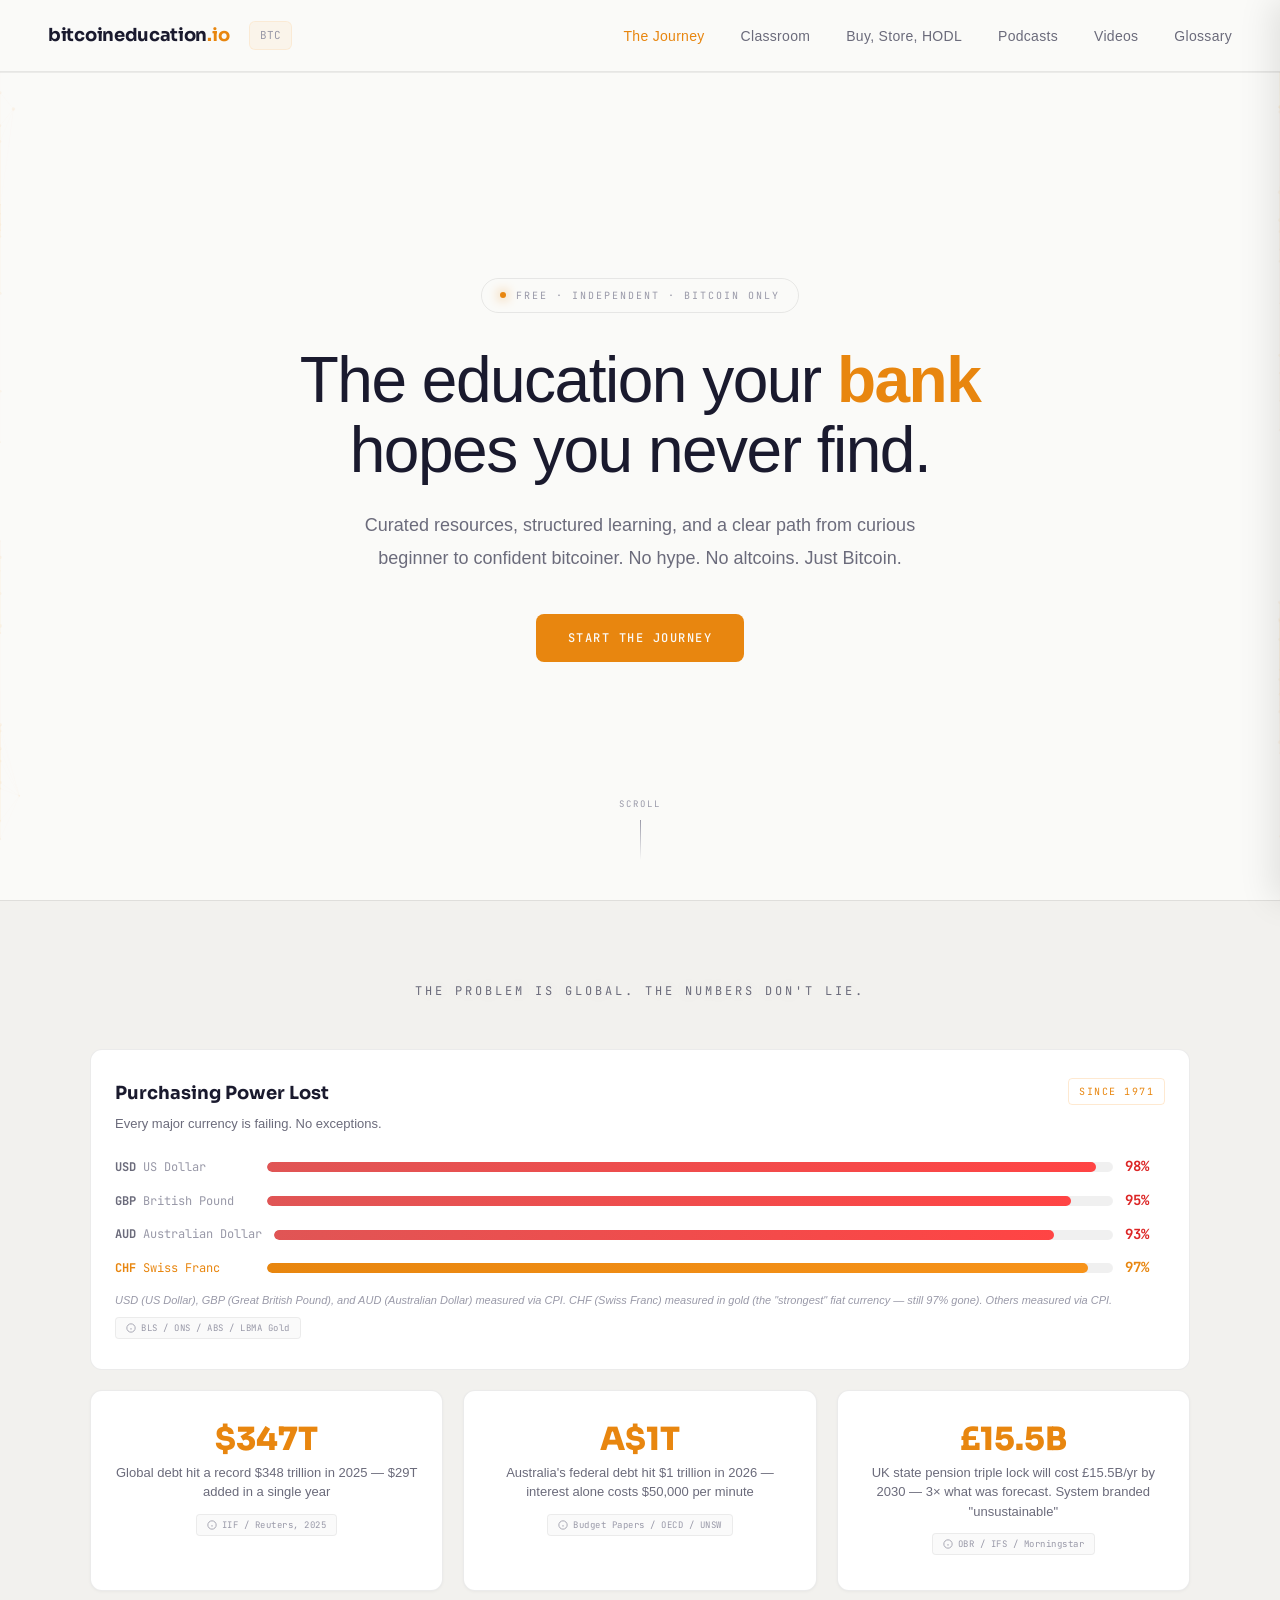
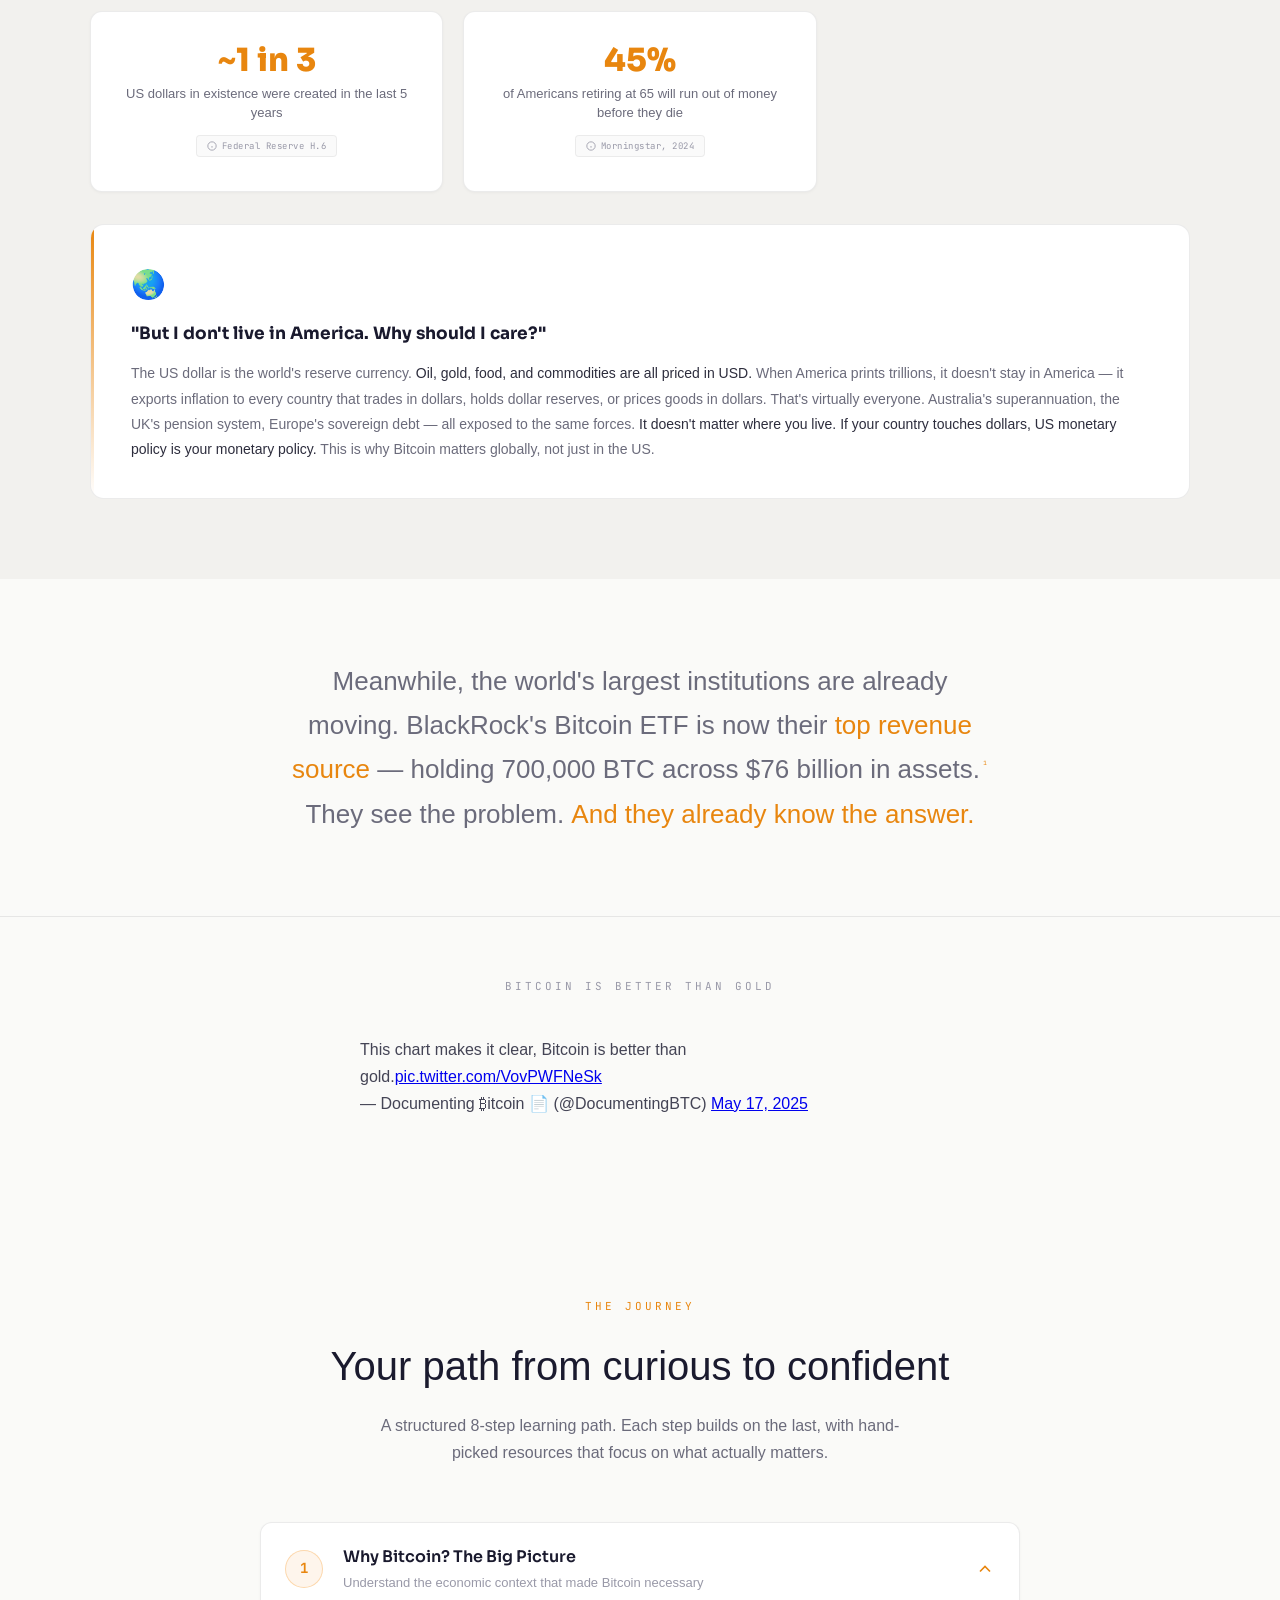
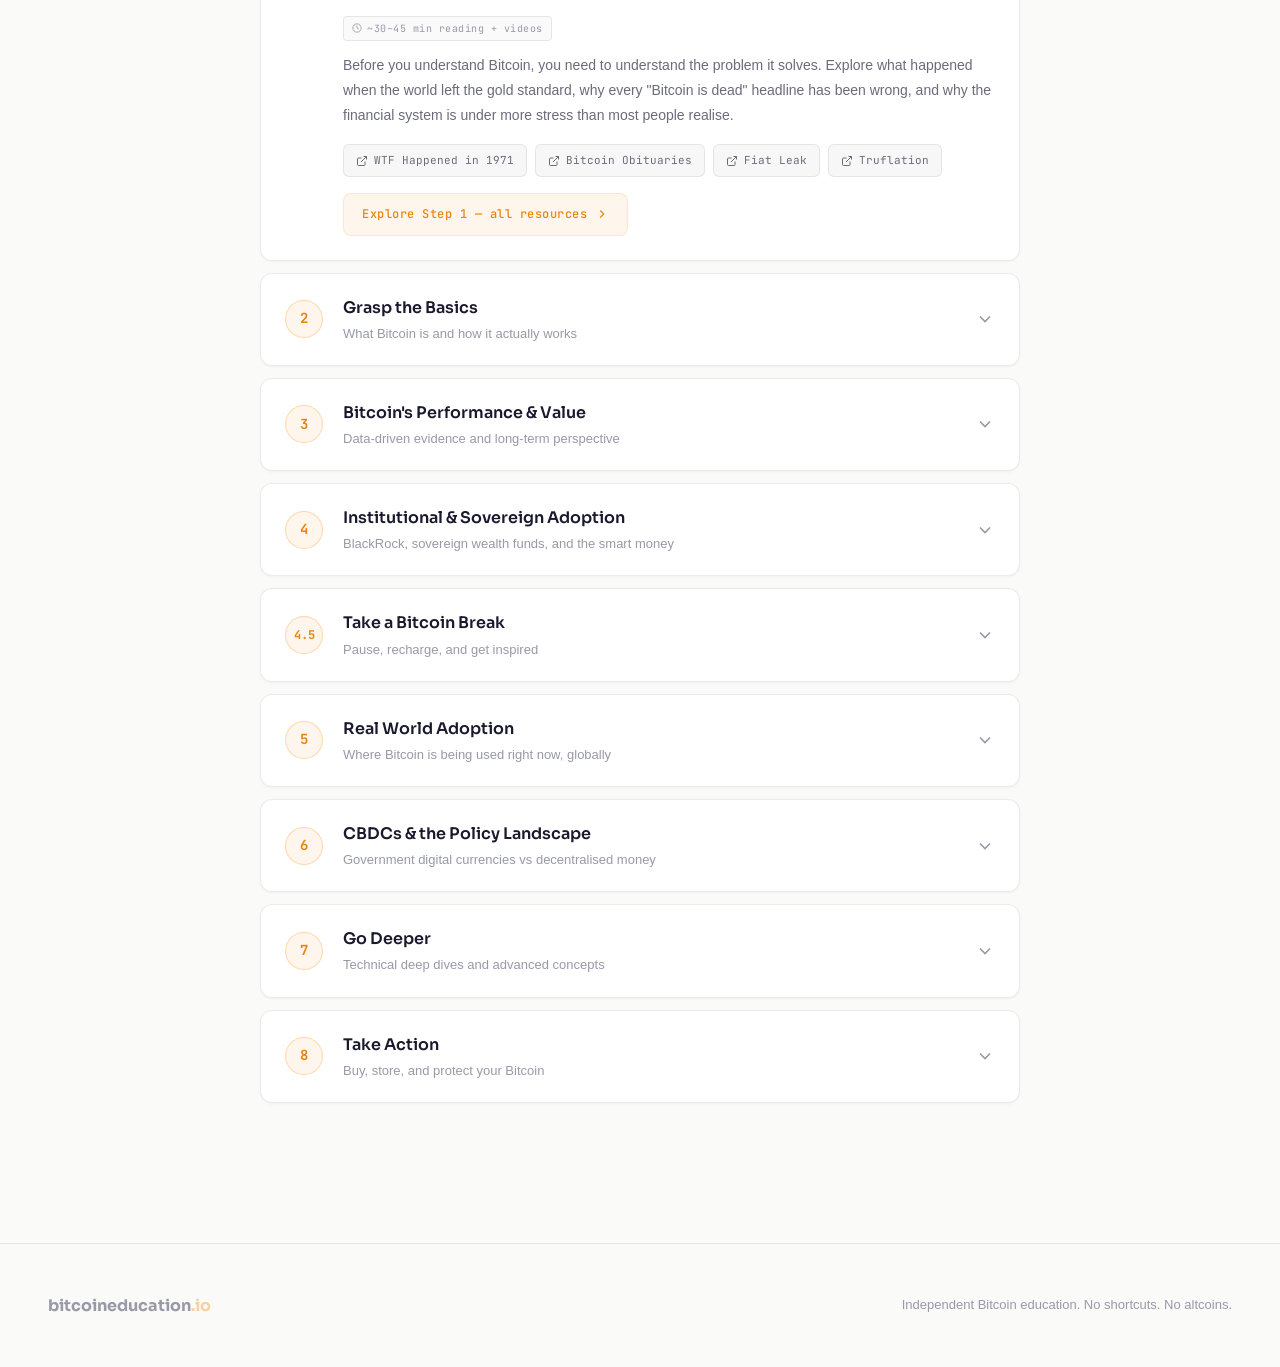
<file: index.html>
<!DOCTYPE html>
<html lang="en">
<head>
  <meta charset="UTF-8">
    <link rel="icon" type="image/svg+xml" href="favicon.svg">
  <link rel="icon" type="image/png" sizes="32x32" href="favicon-32x32.png">
  <link rel="icon" type="image/png" sizes="16x16" href="favicon-16x16.png">
  <link rel="apple-touch-icon" sizes="180x180" href="apple-touch-icon.png">
  <meta name="viewport" content="width=device-width, initial-scale=1.0">
  <meta property="og:title" content="bitcoineducation.io">
  <meta property="og:description" content="Curated resources, structured learning, and a clear path from curious beginner to confident bitcoiner.">
  <meta property="og:image" content="https://bitcoineducation.io/og-image.png">
  <meta property="og:url" content="https://bitcoineducation.io">
  <meta property="og:type" content="website">
  <meta name="twitter:card" content="summary_large_image">
  <meta name="twitter:image" content="https://bitcoineducation.io/og-image.png">
  <title>The education your bank hopes you never find | bitcoineducation.io</title>
  <link rel="preconnect" href="https://fonts.googleapis.com">
  <link href="https://fonts.googleapis.com/css2?family=Sora:wght@300;400;500;600;700;800&family=Inter:wght@400;500;600;700&family=JetBrains+Mono:wght@400;500;600&display=swap" rel="stylesheet">
  <style>

  *, *::before, *::after { margin: 0; padding: 0; box-sizing: border-box; }

  :root {
    --bg-deep: #FAFAF8;
    --bg-surface: #F2F1EE;
    --bg-card: #FFFFFF;
    --bg-card-hover: #F7F6F3;
    --bg-step: #F5F4F1;
    --bitcoin: #E8860F;
    --bitcoin-bright: #F7931A;
    --bitcoin-dim: rgba(232, 134, 15, 0.08);
    --bitcoin-glow: rgba(232, 134, 15, 0.04);
    --text-hero: #1a1a2e;
    --text-primary: #2d2d3d;
    --text-body: #444455;
    --text-secondary: #6b6b7b;
    --text-dim: #9999a8;
    --border: rgba(0,0,0,0.08);
    --border-hover: rgba(232, 134, 15, 0.35);
    --border-subtle: rgba(0,0,0,0.04);
  }

  html { scroll-behavior: smooth; }

  body {
    background: var(--bg-deep);
    color: var(--text-body);
    font-family: 'Outfit', sans-serif;
    -webkit-font-smoothing: antialiased;
    overflow-x: hidden;
    line-height: 1.7;
  }

  /* === PAGE VIEWS === */
  
  

  /* === NAV === */
  nav {
    position: fixed; top: 0; left: 0; right: 0; z-index: 100;
    padding: 0 48px; height: 72px;
    display: flex; align-items: center; justify-content: space-between;
    background: rgba(250, 250, 248, 0.92); box-shadow: 0 1px 0 rgba(0,0,0,0.06);
    backdrop-filter: blur(24px); -webkit-backdrop-filter: blur(24px);
    border-bottom: 1px solid var(--border);
  }
  .nav-left { display: flex; align-items: center; gap: 20px; }
  .nav-logo {
    font-family: 'Sora', sans-serif; font-weight: 700; font-size: 18px;
    color: var(--text-hero); text-decoration: none; letter-spacing: -0.3px;
    cursor: pointer;
  }
  .nav-logo .dot-io { color: var(--bitcoin); }

  /* Live BTC Ticker */
  .btc-ticker {
    font-family: 'JetBrains Mono', monospace; font-size: 11px;
    color: var(--text-dim); background: rgba(247,147,26,0.06);
    border: 1px solid rgba(247,147,26,0.1); border-radius: 6px;
    padding: 4px 10px; display: flex; align-items: center; gap: 6px;
    transition: all 0.3s;
  }
  .btc-ticker .btc-icon { color: var(--bitcoin); font-size: 12px; }
  .btc-ticker .btc-price { color: var(--text-secondary); }

  .nav-links { display: flex; align-items: center; gap: 36px; list-style: none; }
  .nav-links a {
    font-weight: 400; font-size: 14px; color: var(--text-secondary);
    text-decoration: none; letter-spacing: 0.3px; transition: color 0.2s;
    cursor: pointer;
  }
  .nav-links a:hover { color: var(--text-hero); }
  .nav-cta {
    font-family: 'JetBrains Mono', monospace; font-size: 11px; font-weight: 500;
    letter-spacing: 1.5px; text-transform: uppercase; padding: 10px 20px;
    background: transparent; border: 1px solid var(--bitcoin); color: var(--bitcoin);
    border-radius: 6px; text-decoration: none; transition: all 0.3s ease;
    cursor: pointer;
  }
  .nav-cta:hover { background: var(--bitcoin); color: var(--bg-deep); }

  /* === LITE YOUTUBE EMBED === */
  .lite-yt {
    position: relative; width: 100%;
    background: var(--bg-card); border-radius: 12px; overflow: hidden;
    cursor: pointer; border: 1px solid var(--border);
    transition: border-color 0.3s;
  }
  .lite-yt:hover { border-color: var(--border-hover); }
  .lite-yt-thumb {
    position: relative; width: 100%; padding-bottom: 56.25%; overflow: hidden;
  }
  .lite-yt img {
    position: absolute; top: 0; left: 0; width: 100%; height: 100%;
    object-fit: cover; opacity: 0.85; transition: opacity 0.3s;
  }
  .lite-yt:hover img { opacity: 1; }
  .lite-yt .yt-play {
    position: absolute; top: 50%; left: 50%;
    transform: translate(-50%, -50%);
    width: 68px; height: 48px; background: rgba(0,0,0,0.75);
    border-radius: 14px; display: flex; align-items: center; justify-content: center;
    transition: background 0.3s; z-index: 2;
  }
  .lite-yt:hover .yt-play { background: #cc0000; }
  .lite-yt .yt-play svg { width: 24px; height: 24px; fill: #fff; margin-left: 3px; }
  .lite-yt iframe {
    position: absolute; top: 0; left: 0; width: 100%; height: 100%; border: 0;
  }
  .lite-yt .yt-title {
    padding: 10px 14px; font-size: 13px; font-weight: 600;
    color: var(--text-hero); line-height: 1.4;
  }
  .video-grid { display: grid; grid-template-columns: repeat(auto-fit, minmax(300px, 1fr)); gap: 20px; margin: 20px 0 32px; }

  /* === GLOSSARY SEARCH === */
  .glossary-pill {
    padding:6px 14px; border-radius:20px; border:1px solid var(--border);
    background:var(--bg-card); color:var(--text-secondary); font-size:12px;
    cursor:pointer; font-family:'Inter',sans-serif; transition:all 0.2s;
  }
  .glossary-pill:hover { border-color:var(--bitcoin); color:var(--bitcoin); }
  .glossary-pill.active { background:var(--bitcoin); color:#fff; border-color:var(--bitcoin); }
  .glossary-search {
    width: 100%; padding: 14px 20px; font-size: 16px;
    font-family: 'Outfit', sans-serif; color: var(--text-hero);
    background: var(--bg-card); border: 2px solid var(--border);
    border-radius: 10px; outline: none; transition: border-color 0.3s;
    box-shadow: 0 1px 3px rgba(0,0,0,0.04);
  }
  .glossary-search:focus { border-color: var(--bitcoin); }
  .glossary-search::placeholder { color: var(--text-dim); }
  .glossary-stats { font-family: 'JetBrains Mono', monospace; font-size: 12px; color: var(--text-dim); margin: 12px 0 24px; }
  .glossary-term {
    background: var(--bg-card); border: 1px solid var(--border);
    border-radius: 10px; padding: 20px 24px; margin-bottom: 12px;
    display: none; box-shadow: 0 1px 3px rgba(0,0,0,0.04);
    transition: border-color 0.3s;
  }
  .glossary-term.visible { display: block; }
  .glossary-term.title-match { border-left: 3px solid var(--bitcoin); }
  .glossary-term-name {
    font-family: 'Sora', sans-serif; font-weight: 600;
    font-size: 16px; color: var(--text-hero); margin-bottom: 6px;
  }
  .glossary-term-def { font-size: 14px; color: var(--text-body); line-height: 1.7; }
  .glossary-highlight { background: rgba(232,134,15,0.15); padding: 0 3px; border-radius: 3px; }

  /* === EXPANDABLE DETAILS === */
  .info-expand { margin: 16px 0 24px; border: 1px solid var(--border-light); border-radius: 12px; overflow: hidden; }
  .info-expand summary {
    cursor: pointer; padding: 14px 20px; font-weight: 600; font-size: 15px; color: var(--text-hero);
    display: flex; align-items: center; gap: 10px; list-style: none; transition: background 0.2s;
  }
  .info-expand summary::-webkit-details-marker { display: none; }
  .info-expand summary::before { content: ''; display: inline-block; width: 0; height: 0; border-left: 6px solid var(--bitcoin); border-top: 5px solid transparent; border-bottom: 5px solid transparent; transition: transform 0.3s; flex-shrink: 0; }
  .info-expand[open] summary::before { transform: rotate(90deg); }
  .info-expand summary:hover { background: rgba(232,134,15,0.04); }
  .info-expand .info-body { padding: 0 20px 20px; font-size: 14px; line-height: 1.8; color: var(--text-body); }
  .info-expand .info-body p { margin-bottom: 12px; }
  .info-expand .info-body strong { color: var(--text-hero); }

  /* === BOOK CARDS WITH COVERS === */
  .book-grid { display: flex; flex-direction: column; gap: 12px; margin: 20px 0 32px; }
  .book-card {
    display: flex; align-items: flex-start; gap: 16px; padding: 16px; border-radius: 12px;
    border: 1px solid var(--border-light); text-decoration: none; transition: all 0.2s;
  }
  .book-card:hover { border-color: var(--border-hover); transform: translateX(4px); }
  .book-cover { width: 52px; height: auto; border-radius: 4px; box-shadow: 0 2px 8px rgba(0,0,0,0.1); flex-shrink: 0; }
  .book-info { flex: 1; min-width: 0; }
  .book-title { font-weight: 700; font-size: 15px; color: var(--text-hero); margin-bottom: 2px; }
  .book-author { font-family: 'JetBrains Mono', monospace; font-size: 11px; color: var(--bitcoin); margin-bottom: 6px; text-transform: uppercase; letter-spacing: 0.5px; }
  .book-desc { font-size: 13px; color: var(--text-body); line-height: 1.6; }


  

  

  /* === TWEET EMBEDS === */
  .tweet-grid { display: grid; grid-template-columns: repeat(auto-fit, minmax(300px, 1fr)); gap: 16px; margin: 20px 0 32px; }
  .tweet-grid .twitter-tweet { margin: 0 !important; }
  .stat-card:hover { border-color: var(--bitcoin) !important; }

  /* Section tint for alternating backgrounds */
  .section-tint {
    margin: 0 -48px; padding: 32px 48px;
    background: var(--bg-surface); border-radius: 0;
  }
  @media (max-width: 768px) { .section-tint { margin: 0 -20px; padding: 24px 20px; } }

  /* Action flow visual */
  .action-flow {
    display: flex; align-items: center; gap: 0; margin: 24px 0 32px;
  }
  .action-flow-step {
    flex: 1; text-align: center; padding: 20px 12px;
    background: var(--bg-card); border: 1px solid var(--border); border-radius: 14px;
    position: relative;
  }
  .action-flow-step.highlight { border-color: var(--bitcoin); background: rgba(232,134,15,0.04); }
  .action-flow-num {
    width: 32px; height: 32px; border-radius: 50%; background: var(--bitcoin);
    color: #fff; font-family: 'JetBrains Mono', monospace; font-size: 14px; font-weight: 700;
    display: flex; align-items: center; justify-content: center; margin: 0 auto 10px;
  }
  .action-flow-title { font-weight: 700; font-size: 14px; color: var(--text-hero); margin-bottom: 4px; }
  .action-flow-desc { font-size: 12px; color: var(--text-secondary); line-height: 1.4; }
  .action-flow-arrow {
    flex-shrink: 0; width: 32px; display: flex; align-items: center; justify-content: center;
    color: var(--bitcoin); font-size: 20px;
  }
  @media (max-width: 768px) {
    .action-flow { flex-direction: column; gap: 0; }
    .action-flow-arrow { transform: rotate(90deg); width: auto; height: 32px; }
  }

  /* Podcast accent bar */
  .podcast-card { position: relative; overflow: hidden; }
  .podcast-card::before {
    content: ''; position: absolute; top: 0; left: 0; width: 4px; height: 100%;
    background: var(--accent, var(--bitcoin)); border-radius: 4px 0 0 4px;
  }

  /* Classroom featured card */
  .featured-card {
    border: 2px solid var(--bitcoin) !important;
    background: rgba(232,134,15,0.03) !important;
    position: relative;
  }
  .featured-badge {
    position: absolute; top: 12px; right: 12px;
    font-family: 'JetBrains Mono', monospace; font-size: 9px; font-weight: 700;
    text-transform: uppercase; letter-spacing: 1.5px; padding: 4px 10px;
    background: var(--bitcoin); color: #fff; border-radius: 6px;
  }

  /* Classroom section divider */
  .classroom-divider {
    display: flex; align-items: center; gap: 16px; margin: 48px 0 24px;
    padding-top: 32px; border-top: 1px solid var(--border);
  }
  .classroom-divider-icon {
    width: 40px; height: 40px; border-radius: 10px; display: flex;
    align-items: center; justify-content: center; flex-shrink: 0;
  }
  .classroom-divider h3 { margin: 0; }

  /* === JOURNEY PROGRESS BAR === */
  .journey-progress {
    position: fixed; top: 72px; left: 0; right: 0; z-index: 99;
    background: rgba(250, 250, 248, 0.95);
    backdrop-filter: blur(16px); -webkit-backdrop-filter: blur(16px);
    border-bottom: 1px solid var(--border);
    padding: 14px 24px 28px; display: none;
  }
  .journey-progress.visible { display: block; }
  .progress-track {
    display: flex; align-items: flex-start; justify-content: center;
    gap: 0; max-width: 800px; margin: 0 auto;
  }
  .progress-node {
    display: flex; flex-direction: column; align-items: center;
    width: 64px; cursor: pointer; transition: all 0.3s ease; flex-shrink: 0;
    text-decoration: none; position: relative;
  }
  .progress-num {
    display: flex; align-items: center; justify-content: center;
    width: 30px; height: 30px; border-radius: 50%;
    font-family: 'JetBrains Mono', monospace; font-size: 11px; font-weight: 700;
  }
  .progress-node.completed .progress-num {
    background: rgba(247, 147, 26, 0.15); border: 1.5px solid rgba(247, 147, 26, 0.4);
    color: var(--bitcoin);
  }
  .progress-node.active .progress-num {
    background: var(--bitcoin); border: 2px solid var(--bitcoin);
    color: var(--bg-deep); box-shadow: 0 0 16px rgba(247, 147, 26, 0.4);
  }
  .progress-node.upcoming .progress-num {
    background: var(--bg-card); border: 1.5px solid var(--border);
    color: var(--text-dim);
  }
  .progress-label {
    font-family: 'JetBrains Mono', monospace;
    font-size: 8px; letter-spacing: 0.3px; text-align: center;
    color: var(--text-dim); font-weight: 500; margin-top: 6px;
    line-height: 1.2; white-space: nowrap;
  }
  .progress-node.active .progress-label { color: var(--bitcoin); font-weight: 700; }
  .progress-line {
    width: 16px; height: 2px; flex-shrink: 0; margin-top: 14px;
  }
  .progress-line.completed { background: rgba(247, 147, 26, 0.3); }
  .progress-line:not(.completed) { background: var(--border); }

  /* === HERO === */
  .hero {
    min-height: 100vh; display: flex; flex-direction: column;
    justify-content: center; align-items: center; text-align: center;
    padding: 120px 48px 80px; position: relative; overflow: hidden;
  }

  /* Animated hero background - subtle flowing dots */
  .hero-bg-canvas {
    position: absolute; top: 0; left: 0; width: 100%; height: 100%;
    z-index: 0; opacity: 0.4;
  }

  .hero-content {
    position: relative; z-index: 1; max-width: 720px;
  }
  .hero-badge {
    display: inline-flex; align-items: center; gap: 10px;
    padding: 8px 18px; border: 1px solid var(--border);
    border-radius: 100px; margin-bottom: 32px;
    font-family: 'JetBrains Mono', monospace; font-size: 10px;
    letter-spacing: 2px; text-transform: uppercase;
    color: var(--text-dim);
  }
  .hero-badge-dot {
    width: 6px; height: 6px; border-radius: 50%;
    background: var(--bitcoin); box-shadow: 0 0 12px var(--bitcoin);
    animation: pulse 2s ease infinite;
  }
  @keyframes pulse { 0%, 100% { opacity: 1; } 50% { opacity: 0.4; } }

  .hero h1 {
    font-family: 'Outfit', sans-serif; font-weight: 200;
    font-size: clamp(38px, 5.5vw, 64px); line-height: 1.1;
    color: var(--text-hero); margin-bottom: 24px;
    letter-spacing: -1.5px;
  }
  .hero h1 em { font-style: normal; font-weight: 600; color: var(--bitcoin); }
  .hero-sub {
    font-weight: 300; font-size: 18px; line-height: 1.8;
    color: var(--text-secondary); max-width: 560px; margin: 0 auto 40px;
  }
  .hero-actions { display: flex; justify-content: center; gap: 16px; }
  .btn-primary {
    font-family: 'JetBrains Mono', monospace; font-size: 12px; font-weight: 500;
    letter-spacing: 1.5px; text-transform: uppercase; padding: 14px 32px;
    background: var(--bitcoin); color: var(--bg-deep);
    border: none; border-radius: 8px; cursor: pointer;
    text-decoration: none; transition: all 0.3s ease;
  }
  .btn-primary:hover { background: var(--bitcoin-bright); transform: translateY(-1px); box-shadow: 0 8px 24px rgba(247, 147, 26, 0.25); }
  .btn-ghost {
    font-family: 'JetBrains Mono', monospace; font-size: 12px; font-weight: 500;
    letter-spacing: 1.5px; text-transform: uppercase; padding: 14px 32px;
    background: transparent; color: var(--text-secondary);
    border: 1px solid var(--border); border-radius: 8px;
    cursor: pointer; text-decoration: none; transition: all 0.3s ease;
  }
  .btn-ghost:hover { border-color: var(--text-dim); color: var(--text-hero); }

  .hero-scroll-hint {
    position: absolute; bottom: 40px; left: 50%; transform: translateX(-50%);
    display: flex; flex-direction: column; align-items: center; gap: 8px;
    font-family: 'JetBrains Mono', monospace; font-size: 9px;
    letter-spacing: 2px; text-transform: uppercase; color: var(--text-dim);
  }
  .scroll-line {
    width: 1px; height: 40px;
    background: linear-gradient(to bottom, var(--text-dim), transparent);
    animation: scrollPulse 2s ease infinite;
  }
  @keyframes scrollPulse { 0%, 100% { opacity: 1; } 50% { opacity: 0.3; } }

  /* === IMPACT STATS === */
  .impact-section {
    padding: 80px 48px;
    border-top: 1px solid var(--border);
    background: var(--bg-surface);
  }
  .impact-label {
    text-align: center; font-family: 'JetBrains Mono', monospace;
    font-size: 12px; letter-spacing: 3px; text-transform: uppercase;
    color: var(--text-secondary); margin-bottom: 48px;
    text-shadow: 0 0 20px rgba(144, 144, 168, 0.15);
  }
  .impact-grid {
    display: grid; grid-template-columns: repeat(3, 1fr);
    gap: 20px; max-width: 1100px; margin: 0 auto;
  }
  .impact-card {
    background: var(--bg-card); border: 1px solid var(--border);
    border-radius: 12px; padding: 32px 24px; text-align: center;
    position: relative; overflow: hidden; transition: all 0.3s ease;
    box-shadow: 0 1px 3px rgba(0,0,0,0.04);
  }
  .impact-card::before {
    content: ''; position: absolute; top: 0; left: 0; right: 0; height: 2px;
    background: linear-gradient(90deg, transparent, var(--bitcoin), transparent);
    opacity: 0; transition: opacity 0.3s;
  }
  .impact-card:hover::before { opacity: 1; }
  .impact-card:hover { border-color: var(--border-hover); }
  .impact-number {
    font-family: 'Sora', sans-serif; font-weight: 800;
    font-size: 32px; color: var(--bitcoin); margin-bottom: 8px;
    line-height: 1;
  }
  .impact-desc {
    font-size: 13px; color: var(--text-secondary); line-height: 1.5;
  }

  /* Source button */
  .source-btn {
    display: inline-flex; align-items: center; gap: 5px;
    margin-top: 12px; padding: 4px 10px;
    background: rgba(0,0,0,0.02);
    border: 1px solid rgba(0,0,0,0.06);
    border-radius: 4px; cursor: pointer;
    font-family: 'JetBrains Mono', monospace; font-size: 9px;
    color: var(--text-dim); letter-spacing: 0.5px;
    transition: all 0.2s ease; position: relative;
  }
  .source-btn:hover {
    background: rgba(247, 147, 26, 0.06);
    border-color: rgba(247, 147, 26, 0.2);
    color: var(--bitcoin);
  }
  .source-btn svg { width: 10px; height: 10px; flex-shrink: 0; }

  /* Citation ref */
  .ref-sup {
    font-family: 'JetBrains Mono', monospace; font-size: 10px;
    color: var(--bitcoin); cursor: pointer; vertical-align: super;
    text-decoration: none; margin-left: 2px;
  }
  .ref-sup:hover { text-decoration: underline; }

  /* === MULTI-CURRENCY PURCHASING POWER CARD === */
  .currency-card {
    background: var(--bg-card); border: 1px solid var(--border);
    border-radius: 12px; padding: 28px 24px;
    position: relative; overflow: hidden; transition: all 0.3s ease;
    grid-column: span 3;
  }
  .currency-card::before {
    content: ''; position: absolute; top: 0; left: 0; right: 0; height: 2px;
    background: linear-gradient(90deg, transparent, var(--bitcoin), transparent);
    opacity: 0; transition: opacity 0.3s;
  }
  .currency-card:hover::before { opacity: 1; }
  .currency-card:hover { border-color: var(--border-hover); }
  .currency-card-header {
    display: flex; justify-content: space-between; align-items: flex-start;
    margin-bottom: 20px;
  }
  .currency-card-title {
    font-family: 'Sora', sans-serif; font-weight: 700;
    font-size: 18px; color: var(--text-hero); margin-bottom: 4px;
  }
  .currency-card-subtitle {
    font-size: 13px; color: var(--text-secondary); font-weight: 300;
  }
  .currency-card-since {
    font-family: 'JetBrains Mono', monospace; font-size: 10px;
    letter-spacing: 1.5px; text-transform: uppercase;
    color: var(--bitcoin); padding: 4px 10px;
    border: 1px solid rgba(247,147,26,0.2); border-radius: 4px;
    white-space: nowrap;
  }
  .currency-bars { display: flex; flex-direction: column; gap: 10px; }
  .currency-row {
    display: flex; align-items: center; gap: 12px;
  }
  .currency-label {
    font-family: 'JetBrains Mono', monospace; font-size: 12px;
    font-weight: 700; color: var(--text-secondary);
    min-width: 140px; text-align: left; white-space: nowrap;
  }
  .currency-bar-track {
    flex: 1; height: 10px; background: rgba(0,0,0,0.06);
    border-radius: 5px; overflow: hidden;
  }
  .currency-bar-fill {
    height: 100%; width: 0; border-radius: 5px;
    background: linear-gradient(90deg, #e05555, #ff4444);
    transition: width 1.2s cubic-bezier(0.25, 0.46, 0.45, 0.94);
  }
  .currency-bar-fill.gold-bar {
    background: linear-gradient(90deg, var(--bitcoin), var(--bitcoin-bright));
  }
  .currency-pct {
    font-family: 'JetBrains Mono', monospace; font-size: 14px;
    font-weight: 700; color: #dc2626; min-width: 40px;
  }
  .currency-pct.gold-pct, .currency-label.gold-pct { color: var(--bitcoin); }
  .currency-note {
    font-size: 11px; color: var(--text-dim); margin-top: 12px;
    line-height: 1.5; font-style: italic;
  }

  /* === TRANSITION === */
  .transition-section {
    padding: 80px 48px; text-align: center;
    max-width: 800px; margin: 0 auto;
  }
  .transition-section p {
    font-weight: 200; font-size: clamp(20px, 2.5vw, 26px);
    line-height: 1.7; color: var(--text-secondary);
  }
  .transition-section em { font-style: normal; color: var(--bitcoin); font-weight: 400; }

  /* === FEATURED VOICES === */
  .voices-section {
    padding: 60px 48px 80px;
    border-top: 1px solid var(--border);
  }
  .voices-label {
    text-align: center; font-family: 'JetBrains Mono', monospace;
    font-size: 11px; letter-spacing: 3px; text-transform: uppercase;
    color: var(--text-dim); margin-bottom: 40px;
  }
  .voices-grid {
    display: grid; grid-template-columns: repeat(3, 1fr);
    gap: 20px; max-width: 1100px; margin: 0 auto;
  }
  .voice-card {
    background: var(--bg-card); border: 1px solid var(--border);
    border-radius: 12px; padding: 28px; position: relative;
    transition: all 0.3s ease;
    box-shadow: 0 1px 3px rgba(0,0,0,0.04);
  }
  .voice-card:hover { border-color: var(--border-hover); }
  .voice-quote-mark {
    font-family: 'Sora', sans-serif; font-size: 48px; font-weight: 800;
    color: rgba(247, 147, 26, 0.15); line-height: 1; margin-bottom: -8px;
  }
  .voice-quote {
    font-weight: 300; font-size: 15px; line-height: 1.7;
    color: var(--text-primary); margin-bottom: 16px;
    font-style: italic;
  }
  .voice-name {
    font-family: 'Sora', sans-serif; font-weight: 600;
    font-size: 13px; color: var(--text-hero);
  }
  .voice-title {
    font-size: 12px; color: var(--text-dim); margin-top: 2px;
  }

  /* === RESERVE CALLOUT === */
  .reserve-callout {
    max-width: 1100px; margin: 32px auto 0; padding: 0;
  }
  .reserve-inner {
    background: var(--bg-card); border: 1px solid var(--border);
    border-radius: 14px; padding: 36px 40px;
    position: relative; overflow: hidden;
  }
  .reserve-inner::before {
    content: ''; position: absolute; left: 0; top: 0; bottom: 0; width: 3px;
    background: linear-gradient(to bottom, var(--bitcoin), transparent);
  }
  .reserve-icon { font-size: 28px; margin-bottom: 12px; }
  .reserve-title {
    font-family: 'Sora', sans-serif; font-weight: 700;
    font-size: 17px; color: var(--text-hero); margin-bottom: 12px;
  }
  .reserve-text {
    font-weight: 300; font-size: 14px; line-height: 1.8;
    color: var(--text-secondary);
  }
  .reserve-text strong { color: var(--text-primary); font-weight: 500; }

  /* === JOURNEY SECTION === */
  .journey-section {
    padding: 100px 48px 80px;
  }
  .section-header { text-align: center; margin-bottom: 56px; }
  .section-overline {
    font-family: 'JetBrains Mono', monospace; font-size: 11px;
    letter-spacing: 3px; text-transform: uppercase;
    color: var(--bitcoin); margin-bottom: 16px;
  }
  .section-title {
    font-family: 'Outfit', sans-serif; font-weight: 200;
    font-size: clamp(28px, 3.5vw, 40px); color: var(--text-hero);
    margin-bottom: 12px;
  }
  .section-desc {
    font-weight: 300; font-size: 16px; color: var(--text-secondary);
    max-width: 540px; margin: 0 auto;
  }

  .journey-steps {
    max-width: 760px; margin: 0 auto;
    display: flex; flex-direction: column; gap: 12px;
  }
  .journey-step {
    background: var(--bg-card); border: 1px solid var(--border);
    border-radius: 12px; overflow: hidden; transition: all 0.3s ease;
    box-shadow: 0 1px 3px rgba(0,0,0,0.04);
  }
  .journey-step:hover { border-color: var(--border-hover); }
  .step-header {
    display: flex; align-items: center; gap: 20px;
    padding: 20px 24px; cursor: pointer;
  }
  .step-number {
    width: 38px; height: 38px; border-radius: 50%;
    border: 1.5px solid rgba(247, 147, 26, 0.3);
    display: flex; align-items: center; justify-content: center;
    font-family: 'JetBrains Mono', monospace; font-size: 14px; font-weight: 700;
    color: var(--bitcoin); flex-shrink: 0;
    background: var(--bitcoin-dim);
  }
  .step-header-text { flex: 1; }
  .step-title {
    font-family: 'Sora', sans-serif; font-weight: 600;
    font-size: 16px; color: var(--text-hero); margin-bottom: 2px;
  }
  .step-subtitle { font-size: 13px; color: var(--text-dim); font-weight: 300; }
  .step-chevron {
    width: 20px; height: 20px; color: var(--text-dim);
    transition: transform 0.3s ease; flex-shrink: 0;
  }
  .journey-step.active .step-chevron { transform: rotate(180deg); color: var(--bitcoin); }
  .step-body {
    max-height: 0; overflow: hidden; transition: max-height 0.4s ease;
  }
  .journey-step.active .step-body { max-height: 500px; }
  .step-body-inner {
    padding: 0 24px 24px 82px;
  }
  .step-description {
    font-weight: 300; font-size: 14px; line-height: 1.8;
    color: var(--text-secondary); margin-bottom: 16px;
  }
  /* Reading time badges */
  .step-time-badge {
    display: inline-flex; align-items: center; gap: 5px;
    font-family: 'JetBrains Mono', monospace; font-size: 10px;
    letter-spacing: 0.5px; color: var(--text-dim);
    background: rgba(0,0,0,0.02); border: 1px solid var(--border);
    border-radius: 4px; padding: 3px 8px; margin-bottom: 12px;
  }
  .step-time-badge svg { width: 10px; height: 10px; }
  .step-resources {
    display: flex; flex-wrap: wrap; gap: 8px; margin-bottom: 16px;
  }
  .resource-tag {
    display: inline-flex; align-items: center; gap: 6px;
    font-family: 'JetBrains Mono', monospace; font-size: 11px;
    color: var(--text-secondary); background: rgba(0,0,0,0.03);
    border: 1px solid var(--border); border-radius: 6px;
    padding: 6px 12px; text-decoration: none; transition: all 0.2s;
  }
  .resource-tag:hover { border-color: var(--border-hover); color: var(--bitcoin); }
  .resource-tag svg { width: 12px; height: 12px; }
  .step-deep-dive {
    display: inline-flex; align-items: center; gap: 8px;
    font-family: 'JetBrains Mono', monospace; font-size: 12px;
    font-weight: 500; letter-spacing: 0.5px;
    color: var(--bitcoin); text-decoration: none;
    padding: 10px 18px; background: var(--bitcoin-dim);
    border: 1px solid rgba(247,147,26,0.15); border-radius: 8px;
    cursor: pointer; transition: all 0.3s ease;
  }
  .step-deep-dive:hover {
    background: rgba(247, 147, 26, 0.15);
    border-color: rgba(247, 147, 26, 0.3);
  }
  .step-deep-dive svg { width: 14px; height: 14px; }

  /* === STEP PAGE === */
  .step-page-hero {
    padding: 140px 48px 60px; max-width: 800px; margin: 0 auto;
  }
  .step-page-back {
    display: inline-flex; align-items: center; gap: 8px;
    font-family: 'JetBrains Mono', monospace; font-size: 12px;
    letter-spacing: 1px; text-transform: uppercase;
    color: var(--text-dim); text-decoration: none;
    margin-bottom: 40px; cursor: pointer; transition: color 0.2s;
  }
  .step-page-back:hover { color: var(--bitcoin); }
  .step-page-back svg { width: 16px; height: 16px; }
  .step-page-overline {
    font-family: 'JetBrains Mono', monospace; font-size: 12px;
    letter-spacing: 3px; text-transform: uppercase;
    color: var(--bitcoin); margin-bottom: 16px;
  }
  .step-page-title {
    font-family: 'Outfit', sans-serif; font-weight: 200;
    font-size: clamp(32px, 4.5vw, 48px); color: var(--text-hero);
    line-height: 1.15; margin-bottom: 20px;
  }
  .step-page-intro {
    font-weight: 300; font-size: 18px; line-height: 1.8;
    color: var(--text-secondary); max-width: 640px;
  }
  .step-page-time {
    display: inline-flex; align-items: center; gap: 6px;
    font-family: 'JetBrains Mono', monospace; font-size: 11px;
    color: var(--text-dim); margin-top: 16px;
    background: rgba(0,0,0,0.02); border: 1px solid var(--border);
    border-radius: 6px; padding: 6px 14px;
  }
  .step-page-time svg { width: 14px; height: 14px; }

  .step-page-content {
    max-width: 800px; margin: 0 auto; padding: 40px 48px 120px;
  }
  .step-page-content h3 {
    font-family: 'Sora', sans-serif; font-weight: 600;
    font-size: 18px; color: var(--text-hero); margin-bottom: 16px;
    margin-top: 48px;
  }
  .step-page-content h3:first-child { margin-top: 0; }
  .step-page-content p {
    font-size: 15px; line-height: 1.8; color: var(--text-body);
    margin-bottom: 20px;
  }
  .resource-grid {
    display: grid; grid-template-columns: repeat(auto-fill, minmax(280px, 1fr));
    gap: 16px; margin: 24px 0;
  }
  .resource-card {
    background: var(--bg-card); border: 1px solid var(--border);
    border-radius: 12px; padding: 24px; transition: all 0.3s ease;
    text-decoration: none; display: block;
    box-shadow: 0 1px 3px rgba(0,0,0,0.04);
  }
  .resource-card:hover {
    border-color: var(--border-hover); transform: translateY(-2px);
    box-shadow: 0 8px 24px rgba(0,0,0,0.08);
  }
  .resource-card-type {
    font-family: 'JetBrains Mono', monospace; font-size: 9px;
    letter-spacing: 2px; text-transform: uppercase;
    color: var(--bitcoin); margin-bottom: 10px;
    display: flex; align-items: center; gap: 6px;
  }
  .resource-card-type svg { width: 12px; height: 12px; }
  .resource-card-title {
    font-family: 'Sora', sans-serif; font-weight: 600;
    font-size: 15px; color: var(--text-hero); margin-bottom: 6px;
    line-height: 1.3;
  }
  .resource-card-desc {
    font-size: 13px; color: var(--text-secondary); line-height: 1.5;
  }
  .crash-pattern {
    background: var(--bg-card); border: 1px solid var(--border);
    border-radius: 14px; padding: 36px; margin: 32px 0;
  }
  .crash-pattern-label {
    font-family: 'JetBrains Mono', monospace; font-size: 10px;
    letter-spacing: 2px; text-transform: uppercase;
    color: var(--text-dim); margin-bottom: 24px;
  }
  .crash-items { display: flex; flex-direction: column; gap: 16px; }
  .crash-item { display: flex; align-items: center; gap: 16px; }
  .crash-prices {
    font-family: 'JetBrains Mono', monospace; font-size: 14px;
    min-width: 220px;
  }
  .crash-high { color: var(--text-hero); font-weight: 500; }
  .crash-arrow { color: var(--text-dim); margin: 0 4px; }
  .crash-low { color: #e05555; font-weight: 500; }
  .crash-bar {
    flex: 1; height: 6px; background: rgba(0,0,0,0.06);
    border-radius: 3px; overflow: hidden;
  }
  .crash-bar-fill {
    height: 100%; border-radius: 3px;
    background: linear-gradient(90deg, #e05555, var(--bitcoin));
  }
  .crash-then {
    font-family: 'JetBrains Mono', monospace; font-size: 11px;
    color: #16a34a; min-width: 100px; text-align: right;
  }
  .step-page-nav {
    display: flex; justify-content: space-between; align-items: center;
    padding: 40px 0; border-top: 1px solid var(--border);
    margin-top: 60px;
  }
  .step-nav-btn {
    display: inline-flex; align-items: center; gap: 10px;
    padding: 14px 22px; background: var(--bg-card);
    border: 1px solid var(--border); border-radius: 8px;
    text-decoration: none; transition: all 0.2s; cursor: pointer;
  }
  .step-nav-btn:hover { border-color: var(--border-hover); }
  .step-nav-label {
    font-family: 'JetBrains Mono', monospace; font-size: 9px;
    letter-spacing: 1.5px; text-transform: uppercase;
    color: var(--text-dim);
  }
  .step-nav-title {
    font-size: 14px; color: var(--text-hero); font-weight: 500;
  }
  .step-nav-btn svg { width: 16px; height: 16px; color: var(--text-dim); }

  /* === CTA BAND === */
  .cta-band {
    box-shadow: 0 2px 8px rgba(0,0,0,0.04);
    margin: 0 48px; padding: 56px;
    background: var(--bg-card); border: 1px solid var(--border);
    border-radius: 16px; display: flex; align-items: center;
    justify-content: space-between; gap: 40px;
    position: relative; overflow: hidden;
  }
  .cta-band::before {
    content: ''; position: absolute; top: 0; left: 0; right: 0; height: 1px;
    background: linear-gradient(90deg, transparent, var(--bitcoin), transparent);
  }
  .cta-band-content h3 {
    font-family: 'Outfit', sans-serif; font-weight: 600;
    font-size: 24px; color: var(--text-hero); margin-bottom: 8px;
  }
  .cta-band-content p {
    font-weight: 300; font-size: 15px; color: var(--text-secondary); line-height: 1.6;
  }

  /* === FOOTER === */
  footer {
    margin-top: 60px; padding: 48px;
    border-top: 1px solid var(--border);
    display: flex; justify-content: space-between; align-items: center;
  }
  .footer-logo {
    font-family: 'Sora', sans-serif; font-weight: 700;
    font-size: 16px; color: var(--text-dim);
  }
  .footer-logo .dot-io { color: rgba(247,147,26,0.4); }
  .footer-text { font-size: 13px; color: var(--text-dim); }
  .footer-email a {
    font-family: 'JetBrains Mono', monospace; font-size: 12px;
    color: var(--text-dim); text-decoration: none; transition: color 0.2s;
  }
  .footer-email a:hover { color: var(--bitcoin); }

  /* === TOOLTIP === */
  .tooltip-overlay {
    position: fixed; top: 0; left: 0; right: 0; bottom: 0;
    background: rgba(0,0,0,0.7); backdrop-filter: blur(6px);
    z-index: 200; display: flex; align-items: center; justify-content: center;
    opacity: 0; pointer-events: none; transition: opacity 0.3s;
    padding: 20px;
  }
  .tooltip-overlay.active { opacity: 1; pointer-events: all; }
  .tooltip-card {
    background: var(--bg-card); border: 1px solid var(--border);
    border-radius: 16px; padding: 32px; max-width: 480px; width: 100%;
    position: relative;
    box-shadow: 0 16px 48px rgba(0,0,0,0.12);
  }
  .tooltip-close {
    position: absolute; top: 16px; right: 16px;
    background: none; border: none; color: var(--text-dim);
    font-size: 24px; cursor: pointer; transition: color 0.2s;
    line-height: 1;
  }
  .tooltip-close:hover { color: var(--text-hero); }
  .tooltip-stat {
    font-family: 'Sora', sans-serif; font-weight: 700;
    font-size: 20px; color: var(--text-hero); margin-bottom: 12px;
  }
  .tooltip-claim {
    font-weight: 300; font-size: 14px; line-height: 1.7;
    color: var(--text-body); margin-bottom: 20px;
  }
  .tooltip-citation-label {
    font-family: 'JetBrains Mono', monospace; font-size: 9px;
    letter-spacing: 2px; text-transform: uppercase;
    color: var(--text-dim); margin-bottom: 6px;
  }
  .tooltip-citation {
    font-size: 13px; color: var(--text-secondary); line-height: 1.6;
    margin-bottom: 16px;
  }
  .tooltip-link {
    display: inline-flex; align-items: center; gap: 6px;
    font-family: 'JetBrains Mono', monospace; font-size: 12px;
    color: var(--bitcoin); text-decoration: none; transition: opacity 0.2s;
  }
  .tooltip-link:hover { opacity: 0.8; }
  .tooltip-link svg { width: 14px; height: 14px; }

  /* === SCROLL REVEAL === */
  .reveal {
    opacity: 0; transform: translateY(20px);
    transition: opacity 0.6s ease, transform 0.6s ease;
  }
  .reveal.visible { opacity: 1; transform: translateY(0); }
  .reveal-delay-1 { transition-delay: 0.1s; }
  .reveal-delay-2 { transition-delay: 0.2s; }
  .reveal-delay-3 { transition-delay: 0.3s; }

  /* === RESPONSIVE === */
  /* === HAMBURGER + MOBILE NAV === */
  .hamburger {
    display: none; background: none; border: none; cursor: pointer; padding: 8px;
    flex-direction: column; gap: 5px; z-index: 1001;
  }
  .hamburger span {
    display: block; width: 22px; height: 2px; background: var(--text-hero);
    border-radius: 2px; transition: all 0.3s;
  }
  .hamburger.active span:nth-child(1) { transform: rotate(45deg) translate(5px, 5px); }
  .hamburger.active span:nth-child(2) { opacity: 0; }
  .hamburger.active span:nth-child(3) { transform: rotate(-45deg) translate(5px, -5px); }

  .mobile-nav-overlay {
    position: fixed; inset: 0; background: rgba(0,0,0,0.4); z-index: 999;
    opacity: 0; pointer-events: none; transition: opacity 0.3s;
  }
  .mobile-nav-overlay.active { opacity: 1; pointer-events: auto; }

  .mobile-nav-panel {
    position: fixed; top: 0; right: 0; bottom: 0; width: 280px; z-index: 1000;
    background: #FAFAF8; box-shadow: -8px 0 32px rgba(0,0,0,0.1);
    transform: translateX(100%); transition: transform 0.3s ease;
    display: flex; flex-direction: column; padding: 24px;
  }
  .mobile-nav-panel.active { transform: translateX(0); }

  .mobile-nav-header {
    display: flex; justify-content: space-between; align-items: center;
    padding-bottom: 24px; border-bottom: 1px solid var(--border);
  }
  .mobile-nav-close {
    background: none; border: none; font-size: 28px; color: var(--text-dim);
    cursor: pointer; padding: 4px 8px; line-height: 1;
  }
  .mobile-nav-close:hover { color: var(--text-hero); }

  .mobile-nav-links {
    display: flex; flex-direction: column; gap: 0; padding: 16px 0; flex: 1;
  }
  .mobile-nav-links a {
    font-size: 16px; font-weight: 500; color: var(--text-hero);
    text-decoration: none; padding: 14px 0;
    border-bottom: 1px solid var(--border-light);
    cursor: pointer; transition: color 0.2s;
  }
  .mobile-nav-links a:hover { color: var(--bitcoin); }

  .mobile-nav-cta {
    display: block; text-align: center; padding: 14px 24px;
    background: var(--bitcoin); color: #fff; border-radius: 10px;
    font-family: 'JetBrains Mono', monospace; font-size: 12px;
    font-weight: 600; letter-spacing: 1px; text-transform: uppercase;
    text-decoration: none; cursor: pointer; margin-top: 16px;
    transition: opacity 0.2s;
  }
  .mobile-nav-cta:hover { opacity: 0.85; }

  @media (max-width: 768px) {
    nav { padding: 0 20px; }
    .nav-links { display: none; }
    .nav-cta { display: none; }
    .hamburger { display: flex; }
    .nav-left { gap: 12px; }
    .btc-ticker { font-size: 10px; padding: 3px 8px; }
    .journey-progress { display: none !important; }
    .progress-node { width: 48px; }
    .progress-num { width: 26px; height: 26px; font-size: 10px; }
    .progress-label { font-size: 7px; }
    .progress-line { width: 8px; margin-top: 12px; }
    .hero { padding: 100px 20px 60px; }
    .hero h1 { font-size: 32px; }
    .hero-sub { font-size: 16px; }
    .hero-actions { flex-direction: column; align-items: center; }
    .impact-section { padding: 60px 20px; }
    .impact-grid { grid-template-columns: 1fr; }
    .impact-number { font-size: 24px; }
    .currency-card { grid-column: span 1; }
    .voices-grid { grid-template-columns: 1fr; }
    .voices-section { padding: 40px 20px; }
    .journey-section { padding: 60px 20px; }
    .step-body-inner { padding: 0 20px 20px 20px; }
    .transition-section { padding: 60px 20px; }
    .reserve-callout { padding: 0 20px; }
    .cta-band {
    box-shadow: 0 2px 8px rgba(0,0,0,0.04); margin: 0 20px; padding: 32px 24px; flex-direction: column; text-align: center; }
    footer { flex-direction: column; gap: 12px; text-align: center; padding: 32px 20px; }
    .step-page-hero { padding: 120px 20px 40px; }
    .step-page-content { padding: 30px 20px 80px; }
    .resource-grid { grid-template-columns: 1fr; }
    .crash-item { flex-direction: column; align-items: flex-start; gap: 8px; }
    .crash-prices { min-width: unset; }
    .adoption-stats { grid-template-columns: 1fr !important; }
    .step4-stats .resource-card-title { font-size: 20px !important; }
    .step4-stats .resource-card { padding: 12px !important; }
    .step4-stats { gap: 8px !important; }
    .crash-then { text-align: left; }
    .step-page-nav { flex-direction: column; gap: 16px; }
    .journey-progress { padding: 14px 20px; top: 72px; }
    .progress-node { width: 26px; height: 26px; font-size: 10px; }
    .progress-line { width: 14px; }
  }


  /* === ABOUT PILL & POPUP === */
  .about-pill {
    display: flex; align-items: center; gap: 14px;
    margin: 40px auto 32px; cursor: pointer;
    padding: 12px 20px; border-radius: 40px;
    border: 1px solid var(--border); background: var(--bg-card);
    width: fit-content; transition: all 0.2s;
  }
  .about-pill:hover { border-color: var(--bitcoin); box-shadow: 0 2px 12px rgba(232,134,15,0.1); }
  .about-pill img { width: 48px; height: 48px; border-radius: 50%; object-fit: cover; object-position: center top; }
  .about-pill-name { font-weight: 700; font-size: 14px; color: var(--text-hero); font-family: 'Sora', sans-serif; }
  .about-pill-loc { font-size: 12px; color: var(--text-dim); margin-top: 1px; }
  .about-popup-overlay {
    display: none; position: fixed; inset: 0;
    background: rgba(0,0,0,0.5); z-index: 10000;
    align-items: center; justify-content: center; padding: 24px;
  }
  .about-popup-overlay.active { display: flex; }
  .about-popup-card {
    background: var(--bg-surface); border-radius: 16px; padding: 36px;
    max-width: 520px; width: 100%; position: relative;
    box-shadow: 0 20px 60px rgba(0,0,0,0.15);
  }
  .about-popup-close {
    position: absolute; top: 16px; right: 20px;
    background: none; border: none; font-size: 22px;
    color: var(--text-dim); cursor: pointer; line-height: 1;
  }
  .about-popup-close:hover { color: var(--text-hero); }
  .about-popup-header { display: flex; align-items: center; gap: 16px; margin-bottom: 20px; }
  .about-popup-photo { width: 72px; height: 72px; border-radius: 50%; object-fit: cover; object-position: center top; }
  .about-popup-name { font-weight: 700; font-size: 18px; font-family: 'Sora', sans-serif; color: var(--text-hero); }
  .about-popup-loc { font-size: 13px; color: var(--text-dim); margin-top: 2px; }
  .about-popup-body p { font-size: 14px; color: var(--text-secondary); line-height: 1.7; margin-bottom: 12px; }
  .about-popup-cta {
    display: inline-block; margin-top: 8px; color: var(--bitcoin);
    text-decoration: none; font-weight: 600; font-size: 14px; cursor: pointer;
  }

</style>
</head>
<body>

<nav>
  <div class="nav-left">
    <a class="nav-logo" href="index.html">bitcoineducation<span class="dot-io">.io</span></a>
    <div class="btc-ticker" id="btcPrice">BTC</div>
  </div>
  <ul class="nav-links">
    <li><a href="index.html#journey"  style="color:var(--bitcoin);">The Journey</a></li>
    <li><a href="classroom.html">Classroom</a></li>
    <li><a href="buy.html">Buy, Store, HODL</a></li>
    <li><a href="podcasts.html">Podcasts</a></li>
    <li><a href="videos.html">Videos</a></li>
    <li><a href="glossary.html">Glossary</a></li>
  </ul>
  <button class="hamburger" onclick="toggleMobileNav()" aria-label="Menu">
    <span></span><span></span><span></span>
  </button>
</nav>
<div class="mobile-nav-overlay" id="mobileNavOverlay" onclick="toggleMobileNav()"></div>
<div class="mobile-nav-panel" id="mobileNavPanel">
  <div class="mobile-nav-header">
    <a class="nav-logo" href="index.html">bitcoineducation<span class="dot-io">.io</span></a>
    <button class="mobile-nav-close" onclick="toggleMobileNav()" aria-label="Close">&times;</button>
  </div>
  <div class="mobile-nav-links">
    <a href="index.html#journey">The Journey</a>
    <a href="classroom.html">Classroom</a>
    <a href="buy.html">Buy, Store, HODL</a>
    <a href="podcasts.html">Podcasts</a>
    <a href="videos.html">Videos</a>
    <a href="glossary.html">Glossary</a>
  </div>
</div>



<!-- HERO -->
<section class="hero">
  <canvas class="hero-bg-canvas" id="heroCanvas"></canvas>
  <div class="hero-content">
    <div class="hero-badge">
      <div class="hero-badge-dot"></div>
      <span>Free &middot; Independent &middot; Bitcoin Only</span>
    </div>
    <h1>The education your <em>bank</em> hopes you never find.</h1>
    <p class="hero-sub">Curated resources, structured learning, and a clear path from curious beginner to confident bitcoiner. No hype. No altcoins. Just Bitcoin.</p>
    <div class="hero-actions">
      <a href="#journey" class="btn-primary">Start The Journey</a>
    </div>
  </div>
  <div class="hero-scroll-hint">
    <span>Scroll</span>
    <div class="scroll-line"></div>
  </div>
</section>

<!-- IMPACT STATS -->
<section class="impact-section">
  <div class="impact-label reveal">The problem is global. The numbers don't lie.</div>
  <div class="impact-grid">

    <!-- Multi-Currency Purchasing Power Card -->
    <div class="currency-card reveal reveal-delay-1">
      <div class="currency-card-header">
        <div>
          <div class="currency-card-title">Purchasing Power Lost</div>
          <div class="currency-card-subtitle">Every major currency is failing. No exceptions.</div>
        </div>
        <div class="currency-card-since">Since 1971</div>
      </div>
      <div class="currency-bars">
        <div class="currency-row">
          <div class="currency-label">USD <span style="font-weight:400; color:var(--text-dim);">US Dollar</span></div>
          <div class="currency-bar-track"><div class="currency-bar-fill" data-width="98"></div></div>
          <div class="currency-pct">98%</div>
        </div>
        <div class="currency-row">
          <div class="currency-label">GBP <span style="font-weight:400; color:var(--text-dim);">British Pound</span></div>
          <div class="currency-bar-track"><div class="currency-bar-fill" data-width="95"></div></div>
          <div class="currency-pct">95%</div>
        </div>
        <div class="currency-row">
          <div class="currency-label">AUD <span style="font-weight:400; color:var(--text-dim);">Australian Dollar</span></div>
          <div class="currency-bar-track"><div class="currency-bar-fill" data-width="93"></div></div>
          <div class="currency-pct">93%</div>
        </div>
        <div class="currency-row">
          <div class="currency-label gold-pct">CHF <span style="font-weight:400;">Swiss Franc</span></div>
          <div class="currency-bar-track"><div class="currency-bar-fill gold-bar" data-width="97"></div></div>
          <div class="currency-pct gold-pct">97%</div>
        </div>
      </div>
      <div class="currency-note">USD (US Dollar), GBP (Great British Pound), and AUD (Australian Dollar) measured via CPI. CHF (Swiss Franc) measured in gold (the "strongest" fiat currency &mdash; still 97% gone). Others measured via CPI.</div>
      <button class="source-btn" style="margin-top:8px" onclick="openTooltip({
        stat: 'Global Purchasing Power Collapse',
        claim: 'Since the gold standard ended in 1971: the US dollar has lost ~98% of purchasing power (BLS CPI), the British pound ~95% (ONS CPI), the Australian dollar ~93% (ABS CPI via RBA), and the Swiss franc has lost ~97% when measured against gold (~153 CHF/oz in 1971 to ~4,545 CHF/oz in 2026).',
        citation: 'USD: Bureau of Labor Statistics CPI via officialdata.org. GBP: Office for National Statistics CPI via in2013dollars.com/uk. AUD: Australian Bureau of Statistics CPI via Reserve Bank of Australia. CHF: Bretton Woods rate ($35/oz x 4.37 CHF/USD = 153 CHF/oz) vs LBMA spot price ~4,545 CHF/oz (Feb 2026) via GoldBroker.com.',
        link: 'https://www.in2013dollars.com/us/inflation/1971'
      })">
        <svg viewBox="0 0 24 24" fill="none" stroke="currentColor" stroke-width="2"><circle cx="12" cy="12" r="10"/><path d="M12 16v-4"/><path d="M12 8h.01"/></svg>
        BLS / ONS / ABS / LBMA Gold
      </button>
    </div>

    <!-- $348T Global Debt -->
    <div class="impact-card reveal reveal-delay-2">
      <div class="impact-number">$348T</div>
      <div class="impact-desc">Global debt hit a record $348 trillion in 2025 &mdash; $29T added in a single year</div>
      <button class="source-btn" onclick="openTooltip({
        stat: '$348 Trillion',
        claim: 'Global debt reached a record $348 trillion in early 2025, with $29 trillion added in a single year.',
        citation: 'Institute of International Finance (IIF) Global Debt Monitor, reported by Reuters, February 2025.',
        link: 'https://www.reuters.com/business/finance/global-debt-hits-record-high-318-trillion-iif-says-2024-05-07/'
      })">
        <svg viewBox="0 0 24 24" fill="none" stroke="currentColor" stroke-width="2"><circle cx="12" cy="12" r="10"/><path d="M12 16v-4"/><path d="M12 8h.01"/></svg>
        IIF / Reuters, 2025
      </button>
    </div>

    <!-- Australia $1T Debt -->
    <div class="impact-card reveal reveal-delay-2">
      <div class="impact-number">A$1T</div>
      <div class="impact-desc">Australia's federal debt hit $1 trillion in 2026 &mdash; interest alone costs $50,000 per minute</div>
      <button class="source-btn" onclick="openTooltip({
        stat: 'Australia: $1 Trillion Debt',
        claim: 'Australian gross federal debt projected to hit $1.022 trillion by June 2026 (budget papers). Interest payments reached $24.4 billion per year (~$67M/day, ~$50K/minute) and are forecast to swell beyond $38 billion by 2028-29. The OECD warned in January 2026 that Australia\'s debt will rise rapidly without reform.',
        citation: 'Australian Federal Budget 2024-25; UNSW BusinessThink analysis; OECD Economic Survey of Australia, January 2026; Bloomberg reporting.',
        link: 'https://www.businessthink.unsw.edu.au/articles/australia-government-debt-analysis'
      })">
        <svg viewBox="0 0 24 24" fill="none" stroke="currentColor" stroke-width="2"><circle cx="12" cy="12" r="10"/><path d="M12 16v-4"/><path d="M12 8h.01"/></svg>
        Budget Papers / OECD / UNSW
      </button>
    </div>

    <!-- UK Pension Crisis -->
    <div class="impact-card reveal reveal-delay-3">
      <div class="impact-number">&pound;15.5B</div>
      <div class="impact-desc">UK state pension triple lock will cost &pound;15.5B/yr by 2030 &mdash; 3&times; what was forecast. System branded "unsustainable"</div>
      <button class="source-btn" onclick="openTooltip({
        stat: 'UK Pension Time Bomb',
        claim: 'The UK state pension triple lock is set to cost the government &pound;15.5 billion per year by 2029-30, nearly three times what was originally forecast. Multiple experts and institutions including the IFS and OBR have called the system unsustainable. By 2035, the state pension is projected to cost more than total National Insurance contributions received.',
        citation: 'Office for Budget Responsibility (OBR) Autumn Budget analysis, 2025; Institute for Fiscal Studies (IFS); Morningstar UK reporting, December 2025.',
        link: 'https://global.morningstar.com/en-gb/personal-finance/state-pension-shakeup-what-autumn-budget-means-your-retirement'
      })">
        <svg viewBox="0 0 24 24" fill="none" stroke="currentColor" stroke-width="2"><circle cx="12" cy="12" r="10"/><path d="M12 16v-4"/><path d="M12 8h.01"/></svg>
        OBR / IFS / Morningstar
      </button>
    </div>

    <!-- ~1 in 3 Dollars -->
    <div class="impact-card reveal reveal-delay-3">
      <div class="impact-number">~1 in 3</div>
      <div class="impact-desc">US dollars in existence were created in the last 5 years</div>
      <button class="source-btn" onclick="openTooltip({
        stat: '~29% of All Dollars',
        claim: 'US M2 money supply grew from approximately $15.4 trillion (January 2020) to $22.4 trillion (December 2025). Nearly 1 in 3 dollars currently in circulation were created in the last five years.',
        citation: 'Federal Reserve Board H.6 Money Stock Measures; analysis by the Mises Institute, December 2025.',
        link: 'https://www.federalreserve.gov/releases/h6/current/'
      })">
        <svg viewBox="0 0 24 24" fill="none" stroke="currentColor" stroke-width="2"><circle cx="12" cy="12" r="10"/><path d="M12 16v-4"/><path d="M12 8h.01"/></svg>
        Federal Reserve H.6
      </button>
    </div>

    <!-- 45% Retirement -->
    <div class="impact-card reveal reveal-delay-3">
      <div class="impact-number">45%</div>
      <div class="impact-desc">of Americans retiring at 65 will run out of money before they die</div>
      <button class="source-btn" onclick="openTooltip({
        stat: '45% Run Out',
        claim: '45% of Americans who retire at age 65 are projected to run out of money during retirement.',
        citation: 'Morningstar Center for Retirement &amp; Policy Studies analysis, 2024.',
        link: 'https://www.morningstar.com/retirement'
      })">
        <svg viewBox="0 0 24 24" fill="none" stroke="currentColor" stroke-width="2"><circle cx="12" cy="12" r="10"/><path d="M12 16v-4"/><path d="M12 8h.01"/></svg>
        Morningstar, 2024
      </button>
    </div>

  </div>

  <!-- Reserve Currency Callout -->
  <div class="reserve-callout">
    <div class="reserve-inner reveal">
      <div class="reserve-icon">&#127759;</div>
      <div class="reserve-title">"But I don't live in America. Why should I care?"</div>
      <div class="reserve-text">
        The US dollar is the world's reserve currency. <strong>Oil, gold, food, and commodities are all priced in USD.</strong> When America prints trillions, it doesn't stay in America &mdash; it exports inflation to every country that trades in dollars, holds dollar reserves, or prices goods in dollars. That's virtually everyone. Australia's superannuation, the UK's pension system, Europe's sovereign debt &mdash; all exposed to the same forces. <strong>It doesn't matter where you live. If your country touches dollars, US monetary policy is your monetary policy.</strong> This is why Bitcoin matters globally, not just in the US.
      </div>
    </div>
  </div>
</section>

<!-- TRANSITION -->
<section class="transition-section reveal">
  <p>Meanwhile, the world's largest institutions are already moving. BlackRock's Bitcoin ETF is now their <em>top revenue source</em> &mdash; holding 700,000 BTC across $76 billion in assets.<a class="ref-sup" onclick="openTooltip({
    stat: 'BlackRock IBIT',
    claim: 'BlackRock\'s iShares Bitcoin Trust (IBIT) holds approximately 700,000 BTC with ~$76B in assets under management, making it BlackRock\'s top revenue-generating ETF product.',
    citation: 'Bloomberg ETF analyst Eric Balchunas reporting; Glassnode on-chain data, July 2025. IBIT surpassed traditional products including the S&P 500 tracker (IVV) and Russell 2000 (IWM) by revenue.',
    link: 'https://www.bloomberg.com/professional/insights/etfs/'
  })">&#185;</a> They see the problem. <em>And they already know the answer.</em></p>
</section>

<!-- FEATURED TWEET -->
<section class="voices-section">
  <div class="voices-label reveal">Bitcoin is better than gold</div>
  <div style="max-width:560px; margin:24px auto 0;">
    <blockquote class="twitter-tweet" data-media-max-width="560" data-theme="light" data-dnt="true"><p lang="en" dir="ltr">This chart makes it clear, Bitcoin is better than gold.<a href="https://t.co/VovPWFNeSk">pic.twitter.com/VovPWFNeSk</a></p>&mdash; Documenting &#8383;itcoin 📄 (@DocumentingBTC) <a href="https://twitter.com/DocumentingBTC/status/1923573920268956017">May 17, 2025</a></blockquote>
  </div>
</section>

<!-- JOURNEY SECTION -->
<section class="journey-section" id="journey">
  <div class="section-header reveal">
    <div class="section-overline">The Journey</div>
    <h2 class="section-title">Your path from curious to confident</h2>
    <p class="section-desc">A structured 8-step learning path. Each step builds on the last, with hand-picked resources that focus on what actually matters.</p>
  </div>

  <div class="journey-steps">

    <!-- Step 1 -->
    <div class="journey-step active reveal">
      <div class="step-header" onclick="toggleStep(this)">
        <div class="step-number">1</div>
        <div class="step-header-text">
          <div class="step-title">Why Bitcoin? The Big Picture</div>
          <div class="step-subtitle">Understand the economic context that made Bitcoin necessary</div>
        </div>
        <svg class="step-chevron" viewBox="0 0 24 24" fill="none" stroke="currentColor" stroke-width="2"><polyline points="6 9 12 15 18 9"/></svg>
      </div>
      <div class="step-body">
        <div class="step-body-inner">
          <div class="step-time-badge">
            <svg viewBox="0 0 24 24" fill="none" stroke="currentColor" stroke-width="2"><circle cx="12" cy="12" r="10"/><polyline points="12 6 12 12 16 14"/></svg>
            ~30&ndash;45 min reading + videos
          </div>
          <p class="step-description">Before you understand Bitcoin, you need to understand the problem it solves. Explore what happened when the world left the gold standard, why every "Bitcoin is dead" headline has been wrong, and why the financial system is under more stress than most people realise.</p>
          <div class="step-resources">
            <a href="https://wtfhappenedin1971.com" class="resource-tag" target="_blank">
              <svg viewBox="0 0 24 24" fill="none" stroke="currentColor" stroke-width="2"><path d="M18 13v6a2 2 0 0 1-2 2H5a2 2 0 0 1-2-2V8a2 2 0 0 1 2-2h6"/><polyline points="15 3 21 3 21 9"/><line x1="10" y1="14" x2="21" y2="3"/></svg>
              WTF Happened in 1971
            </a>
            <a href="https://99bitcoins.com/bitcoin-obituaries/" class="resource-tag" target="_blank">
              <svg viewBox="0 0 24 24" fill="none" stroke="currentColor" stroke-width="2"><path d="M18 13v6a2 2 0 0 1-2 2H5a2 2 0 0 1-2-2V8a2 2 0 0 1 2-2h6"/><polyline points="15 3 21 3 21 9"/><line x1="10" y1="14" x2="21" y2="3"/></svg>
              Bitcoin Obituaries
            </a>
            <a href="https://fiatleak.com" class="resource-tag" target="_blank">
              <svg viewBox="0 0 24 24" fill="none" stroke="currentColor" stroke-width="2"><path d="M18 13v6a2 2 0 0 1-2 2H5a2 2 0 0 1-2-2V8a2 2 0 0 1 2-2h6"/><polyline points="15 3 21 3 21 9"/><line x1="10" y1="14" x2="21" y2="3"/></svg>
              Fiat Leak
            </a>
            <a href="https://truflation.com" class="resource-tag" target="_blank">
              <svg viewBox="0 0 24 24" fill="none" stroke="currentColor" stroke-width="2"><path d="M18 13v6a2 2 0 0 1-2 2H5a2 2 0 0 1-2-2V8a2 2 0 0 1 2-2h6"/><polyline points="15 3 21 3 21 9"/><line x1="10" y1="14" x2="21" y2="3"/></svg>
              Truflation
            </a>
          </div>
          <a class="step-deep-dive" href="step1.html">
            Explore Step 1 &mdash; all resources
            <svg viewBox="0 0 24 24" fill="none" stroke="currentColor" stroke-width="2"><polyline points="9 18 15 12 9 6"/></svg>
          </a>
        </div>
      </div>
    </div>

    <!-- Step 2 -->
    <div class="journey-step reveal">
      <div class="step-header" onclick="toggleStep(this)">
        <div class="step-number">2</div>
        <div class="step-header-text">
          <div class="step-title">Grasp the Basics</div>
          <div class="step-subtitle">What Bitcoin is and how it actually works</div>
        </div>
        <svg class="step-chevron" viewBox="0 0 24 24" fill="none" stroke="currentColor" stroke-width="2"><polyline points="6 9 12 15 18 9"/></svg>
      </div>
      <div class="step-body">
        <div class="step-body-inner">
          <div class="step-time-badge">
            <svg viewBox="0 0 24 24" fill="none" stroke="currentColor" stroke-width="2"><circle cx="12" cy="12" r="10"/><polyline points="12 6 12 12 16 14"/></svg>
            ~30 min overview &middot; 10&ndash;40+ hrs courses
          </div>
          <p class="step-description">Build foundational knowledge with free courses and beginner-friendly videos. From 3-minute explainers to full university programs.</p>
          <div class="step-resources">
            <a href="https://youtu.be/TacwVjgCJvo" class="resource-tag" target="_blank">
              <svg viewBox="0 0 24 24" fill="none" stroke="currentColor" stroke-width="2"><polygon points="5 3 19 12 5 21 5 3"/></svg>
              What is Bitcoin? (3 min)
            </a>
            <a href="https://youtu.be/Lx9zgZCMqXE" class="resource-tag" target="_blank">
              <svg viewBox="0 0 24 24" fill="none" stroke="currentColor" stroke-width="2"><polygon points="5 3 19 12 5 21 5 3"/></svg>
              How Bitcoin Works
            </a>
            <a href="https://aantonop.com/" class="resource-tag" target="_blank">
              <svg viewBox="0 0 24 24" fill="none" stroke="currentColor" stroke-width="2"><path d="M2 3h6a4 4 0 0 1 4 4v14a3 3 0 0 0-3-3H2z"/><path d="M22 3h-6a4 4 0 0 0-4 4v14a3 3 0 0 1 3-3h7z"/></svg>
              Andreas Antonopoulos
            </a>
          </div>
          <a class="step-deep-dive" href="step2.html">
            Explore Step 2 &mdash; all resources
            <svg viewBox="0 0 24 24" fill="none" stroke="currentColor" stroke-width="2"><polyline points="9 18 15 12 9 6"/></svg>
          </a>
        </div>
      </div>
    </div>

    <!-- Steps 3-8 (accordions only) -->
    <div class="journey-step reveal"><div class="step-header" onclick="toggleStep(this)"><div class="step-number">3</div><div class="step-header-text"><div class="step-title">Bitcoin's Performance &amp; Value</div><div class="step-subtitle">Data-driven evidence and long-term perspective</div></div><svg class="step-chevron" viewBox="0 0 24 24" fill="none" stroke="currentColor" stroke-width="2"><polyline points="6 9 12 15 18 9"/></svg></div><div class="step-body"><div class="step-body-inner"><div class="step-time-badge"><svg viewBox="0 0 24 24" fill="none" stroke="currentColor" stroke-width="2"><circle cx="12" cy="12" r="10"/><polyline points="12 6 12 12 16 14"/></svg> ~30 min browsing + reading</div><p class="step-description">See how Bitcoin performs over time compared to every other asset class. Visualise the crash-and-recovery cycles and understand why volatility isn't the risk most people think it is.</p><div class="step-resources"><a href="https://bitcoincompounding.com" class="resource-tag" target="_blank"><svg viewBox="0 0 24 24" fill="none" stroke="currentColor" stroke-width="2"><polyline points="22 12 18 12 15 21 9 3 6 12 2 12"/></svg> Bitcoin Compounding</a><a href="https://casebitcoin.com" class="resource-tag" target="_blank"><svg viewBox="0 0 24 24" fill="none" stroke="currentColor" stroke-width="2"><polyline points="22 12 18 12 15 21 9 3 6 12 2 12"/></svg> CaseBitcoin</a></div><a class="step-deep-dive" href="step3.html">Explore Step 3 <svg viewBox="0 0 24 24" fill="none" stroke="currentColor" stroke-width="2"><polyline points="9 18 15 12 9 6"/></svg></a></div></div></div>

    <div class="journey-step reveal"><div class="step-header" onclick="toggleStep(this)"><div class="step-number">4</div><div class="step-header-text"><div class="step-title">Institutional &amp; Sovereign Adoption</div><div class="step-subtitle">BlackRock, sovereign wealth funds, and the smart money</div></div><svg class="step-chevron" viewBox="0 0 24 24" fill="none" stroke="currentColor" stroke-width="2"><polyline points="6 9 12 15 18 9"/></svg></div><div class="step-body"><div class="step-body-inner"><div class="step-time-badge"><svg viewBox="0 0 24 24" fill="none" stroke="currentColor" stroke-width="2"><circle cx="12" cy="12" r="10"/><polyline points="12 6 12 12 16 14"/></svg> ~30 min of content</div><p class="step-description">The world's largest asset managers, central banks, and sovereign wealth funds are accumulating Bitcoin. Explore who's buying, how much, and why.</p><div class="step-resources"><a href="https://bitcointreasuries.net" class="resource-tag" target="_blank"><svg viewBox="0 0 24 24" fill="none" stroke="currentColor" stroke-width="2"><path d="M18 13v6a2 2 0 0 1-2 2H5a2 2 0 0 1-2-2V8a2 2 0 0 1 2-2h6"/><polyline points="15 3 21 3 21 9"/><line x1="10" y1="14" x2="21" y2="3"/></svg> Bitcoin Treasuries</a></div><a class="step-deep-dive" href="step4.html">Explore Step 4 <svg viewBox="0 0 24 24" fill="none" stroke="currentColor" stroke-width="2"><polyline points="9 18 15 12 9 6"/></svg></a></div></div></div>

    <div class="journey-step reveal"><div class="step-header" onclick="toggleStep(this)"><div class="step-number" style="font-size:12px">4.5</div><div class="step-header-text"><div class="step-title">Take a Bitcoin Break</div><div class="step-subtitle">Pause, recharge, and get inspired</div></div><svg class="step-chevron" viewBox="0 0 24 24" fill="none" stroke="currentColor" stroke-width="2"><polyline points="6 9 12 15 18 9"/></svg></div><div class="step-body"><div class="step-body-inner"><p class="step-description">Learning about Bitcoin can be intense. Take a breather with short, inspiring content that sparks new ideas.</p><div class="step-resources"><a class="resource-tag"><svg viewBox="0 0 24 24" fill="none" stroke="currentColor" stroke-width="2"><polygon points="5 3 19 12 5 21 5 3"/></svg> Bitcoin Bitsize Videos</a></div><a class="step-deep-dive" href="step45.html">Explore Step 4.5 <svg viewBox="0 0 24 24" fill="none" stroke="currentColor" stroke-width="2"><polyline points="9 18 15 12 9 6"/></svg></a></div></div></div>

    <div class="journey-step reveal"><div class="step-header" onclick="toggleStep(this)"><div class="step-number">5</div><div class="step-header-text"><div class="step-title">Real World Adoption</div><div class="step-subtitle">Where Bitcoin is being used right now, globally</div></div><svg class="step-chevron" viewBox="0 0 24 24" fill="none" stroke="currentColor" stroke-width="2"><polyline points="6 9 12 15 18 9"/></svg></div><div class="step-body"><div class="step-body-inner"><div class="step-time-badge"><svg viewBox="0 0 24 24" fill="none" stroke="currentColor" stroke-width="2"><circle cx="12" cy="12" r="10"/><polyline points="12 6 12 12 16 14"/></svg> ~30 min of content</div><p class="step-description">Discover how Bitcoin is being used around the world. Merchant maps, ATM networks, and communities leapfrogging traditional banking.</p><div class="step-resources"><a href="https://btcmap.org/" class="resource-tag" target="_blank"><svg viewBox="0 0 24 24" fill="none" stroke="currentColor" stroke-width="2"><path d="M18 13v6a2 2 0 0 1-2 2H5a2 2 0 0 1-2-2V8a2 2 0 0 1 2-2h6"/><polyline points="15 3 21 3 21 9"/><line x1="10" y1="14" x2="21" y2="3"/></svg> BTC Map</a><a href="https://coinmap.org/" class="resource-tag" target="_blank"><svg viewBox="0 0 24 24" fill="none" stroke="currentColor" stroke-width="2"><path d="M18 13v6a2 2 0 0 1-2 2H5a2 2 0 0 1-2-2V8a2 2 0 0 1 2-2h6"/><polyline points="15 3 21 3 21 9"/><line x1="10" y1="14" x2="21" y2="3"/></svg> Coinmap</a></div><a class="step-deep-dive" href="step5.html">Explore Step 5 <svg viewBox="0 0 24 24" fill="none" stroke="currentColor" stroke-width="2"><polyline points="9 18 15 12 9 6"/></svg></a></div></div></div>

    <div class="journey-step reveal"><div class="step-header" onclick="toggleStep(this)"><div class="step-number">6</div><div class="step-header-text"><div class="step-title">CBDCs &amp; the Policy Landscape</div><div class="step-subtitle">Government digital currencies vs decentralised money</div></div><svg class="step-chevron" viewBox="0 0 24 24" fill="none" stroke="currentColor" stroke-width="2"><polyline points="6 9 12 15 18 9"/></svg></div><div class="step-body"><div class="step-body-inner"><div class="step-time-badge"><svg viewBox="0 0 24 24" fill="none" stroke="currentColor" stroke-width="2"><circle cx="12" cy="12" r="10"/><polyline points="12 6 12 12 16 14"/></svg> ~30 min of content</div><p class="step-description">Understand the difference between Bitcoin and government-issued digital currencies. Why CBDCs are surveillance tools, not innovation.</p><div class="step-resources"><a href="https://cbdctracker.org/" class="resource-tag" target="_blank"><svg viewBox="0 0 24 24" fill="none" stroke="currentColor" stroke-width="2"><path d="M18 13v6a2 2 0 0 1-2 2H5a2 2 0 0 1-2-2V8a2 2 0 0 1 2-2h6"/><polyline points="15 3 21 3 21 9"/><line x1="10" y1="14" x2="21" y2="3"/></svg> CBDC Tracker</a></div><a class="step-deep-dive" href="step6.html">Explore Step 6 <svg viewBox="0 0 24 24" fill="none" stroke="currentColor" stroke-width="2"><polyline points="9 18 15 12 9 6"/></svg></a></div></div></div>

    <div class="journey-step reveal"><div class="step-header" onclick="toggleStep(this)"><div class="step-number">7</div><div class="step-header-text"><div class="step-title">Go Deeper</div><div class="step-subtitle">Technical deep dives and advanced concepts</div></div><svg class="step-chevron" viewBox="0 0 24 24" fill="none" stroke="currentColor" stroke-width="2"><polyline points="6 9 12 15 18 9"/></svg></div><div class="step-body"><div class="step-body-inner"><div class="step-time-badge"><svg viewBox="0 0 24 24" fill="none" stroke="currentColor" stroke-width="2"><circle cx="12" cy="12" r="10"/><polyline points="12 6 12 12 16 14"/></svg> Hours to explore &middot; ongoing learning</div><p class="step-description">Explore the technical foundations: mining, nodes, Lightning Network, and the game theory that makes Bitcoin unstoppable.</p><div class="step-resources"><a href="https://bitcoinops.org/" class="resource-tag" target="_blank"><svg viewBox="0 0 24 24" fill="none" stroke="currentColor" stroke-width="2"><path d="M18 13v6a2 2 0 0 1-2 2H5a2 2 0 0 1-2-2V8a2 2 0 0 1 2-2h6"/><polyline points="15 3 21 3 21 9"/><line x1="10" y1="14" x2="21" y2="3"/></svg> Bitcoin Optech</a></div><a class="step-deep-dive" href="step7.html">Explore Step 7 <svg viewBox="0 0 24 24" fill="none" stroke="currentColor" stroke-width="2"><polyline points="9 18 15 12 9 6"/></svg></a></div></div></div>

    <div class="journey-step reveal"><div class="step-header" onclick="toggleStep(this)"><div class="step-number">8</div><div class="step-header-text"><div class="step-title">Take Action</div><div class="step-subtitle">Buy, store, and protect your Bitcoin</div></div><svg class="step-chevron" viewBox="0 0 24 24" fill="none" stroke="currentColor" stroke-width="2"><polyline points="6 9 12 15 18 9"/></svg></div><div class="step-body"><div class="step-body-inner"><p class="step-description">You've done the research. Now it's time to act. Learn how to buy your first Bitcoin, set up secure storage, and build a long-term strategy.</p><div class="step-resources"><a class="resource-tag" href="buy.html" style="cursor:pointer;"><svg viewBox="0 0 24 24" fill="none" stroke="currentColor" stroke-width="2"><path d="M18 13v6a2 2 0 0 1-2 2H5a2 2 0 0 1-2-2V8a2 2 0 0 1 2-2h6"/><polyline points="15 3 21 3 21 9"/><line x1="10" y1="14" x2="21" y2="3"/></svg> Buy, Store, HODL Guide</a></div><a class="step-deep-dive" href="step8.html">Explore Step 8 <svg viewBox="0 0 24 24" fill="none" stroke="currentColor" stroke-width="2"><polyline points="9 18 15 12 9 6"/></svg></a></div></div></div>

  </div>
</section>


<footer>
  <div class="footer-logo">bitcoineducation<span class="dot-io">.io</span></div>
  <div class="footer-text">Independent Bitcoin education. No shortcuts. No altcoins.</div>
</footer>

<script async src="https://platform.twitter.com/widgets.js" charset="utf-8"></script>
<script>
</script><script>
// === Step definitions for progress bar ===
const STEPS = [
  { id: 'step1', num: '1', label: 'Why Bitcoin?' },
  { id: 'step2', num: '2', label: 'Basics' },
  { id: 'step3', num: '3', label: 'Performance' },
  { id: 'step4', num: '4', label: 'Institutional' },
  { id: 'step45', num: '4.5', label: 'Break' },
  { id: 'step5', num: '5', label: 'Adoption' },
  { id: 'step6', num: '6', label: 'CBDCs' },
  { id: 'step7', num: '7', label: 'Advanced' },
  { id: 'step8', num: '8', label: 'Take Action' }
];

function buildProgressBar(currentStepId) {
  const track = document.getElementById('progressTrack');
  track.innerHTML = '';
  const currentIdx = STEPS.findIndex(s => s.id === currentStepId);
  STEPS.forEach((step, i) => {
    if (i > 0) {
      const line = document.createElement('div');
      line.className = 'progress-line ' + (i <= currentIdx ? 'done' : 'pending');
      track.appendChild(line);
    }
    const node = document.createElement('div');
    node.className = 'progress-node';
    if (i < currentIdx) node.classList.add('completed');
    else if (i === currentIdx) node.classList.add('current');
    else node.classList.add('upcoming');
    const pageExists = document.getElementById('page-' + step.id);
    if (pageExists) { node.onclick = () => showPage(step.id); }
    else { node.style.cursor = 'default'; }
    if (i < currentIdx) {
      node.innerHTML = '<svg width="14" height="14" viewBox="0 0 24 24" fill="none" stroke="currentColor" stroke-width="3"><polyline points="20 6 9 17 4 12"/></svg>';
    } else { node.textContent = step.num; }
    const label = document.createElement('div');
    label.className = 'progress-node-label';
    label.textContent = step.label;
    node.appendChild(label);
    track.appendChild(node);
  });
}

// === Page navigation ===
function showPage(id) {
  if (id === 'home') { window.location.href = 'index.html'; return; }
  window.location.href = id + '.html';
}

// === Accordion toggle ===
function toggleStep(header) {
  const step = header.parentElement;
  const wasActive = step.classList.contains('active');
  document.querySelectorAll('.journey-step').forEach(s => s.classList.remove('active'));
  if (!wasActive) step.classList.add('active');
}

// === Tooltip/Citation popup ===
function openTooltip(data) {
  document.getElementById('tooltipStat').textContent = data.stat;
  document.getElementById('tooltipClaim').textContent = data.claim;
  document.getElementById('tooltipCitation').innerHTML = data.citation;
  const link = document.getElementById('tooltipLink');
  if (data.link) { link.href = data.link; link.style.display = 'inline-flex'; }
  else { link.style.display = 'none'; }
  document.getElementById('tooltipOverlay').classList.add('active');
}
function closeTooltip() { document.getElementById('tooltipOverlay').classList.remove('active'); }
document.addEventListener('keydown', (e) => { if (e.key === 'Escape') closeTooltip(); });

// === Scroll Reveal ===
function initReveal() {
  const reveals = document.querySelectorAll('.reveal');
  const observer = new IntersectionObserver((entries) => {
    entries.forEach(entry => {
      if (entry.isIntersecting) {
        entry.target.classList.add('visible');
        // Animate currency bars
        entry.target.querySelectorAll('.currency-bar-fill').forEach((bar, i) => {
          setTimeout(() => { bar.style.width = bar.dataset.width + '%'; }, 200 + (i * 150));
        });
        // Animate counter numbers
        entry.target.querySelectorAll('.impact-number').forEach(el => {
          if (el.dataset.animated) return;
          el.dataset.animated = 'true';
          const text = el.textContent;
          const match = text.match(/^([^\d]*?)(\d+)(.*)$/);
          if (!match) return;
          const prefix = match[1], target = parseInt(match[2]), suffix = match[3];
          const duration = 1200, start = performance.now();
          function tick(now) {
            const p = Math.min((now - start) / duration, 1);
            const eased = 1 - Math.pow(1 - p, 3);
            const current = Math.round(target * eased);
            el.textContent = prefix + current + suffix;
            if (p < 1) requestAnimationFrame(tick);
            else el.textContent = text; // restore exact original
          }
          requestAnimationFrame(tick);
        });
        observer.unobserve(entry.target);
      }
    });
  }, { threshold: 0.15 });
  reveals.forEach(el => { if (!el.classList.contains('visible')) observer.observe(el); });
}

// === Animated Hero Background ===
function initHeroCanvas() {
  const canvas = document.getElementById('heroCanvas');
  if (!canvas) return;
  const ctx = canvas.getContext('2d');
  let w, h, dots = [];
  function resize() {
    w = canvas.width = canvas.offsetWidth;
    h = canvas.height = canvas.offsetHeight;
  }
  resize();
  window.addEventListener('resize', resize);
  // Create dots
  for (let i = 0; i < 60; i++) {
    dots.push({
      x: Math.random() * w,
      y: Math.random() * h,
      vx: (Math.random() - 0.5) * 0.3,
      vy: (Math.random() - 0.5) * 0.3,
      r: Math.random() * 1.5 + 0.5
    });
  }
  function draw() {
    ctx.clearRect(0, 0, w, h);
    dots.forEach(d => {
      d.x += d.vx; d.y += d.vy;
      if (d.x < 0) d.x = w; if (d.x > w) d.x = 0;
      if (d.y < 0) d.y = h; if (d.y > h) d.y = 0;
      ctx.beginPath();
      ctx.arc(d.x, d.y, d.r, 0, Math.PI * 2);
      ctx.fillStyle = 'rgba(232, 134, 15, 0.15)';
      ctx.fill();
    });
    // Connect nearby dots
    for (let i = 0; i < dots.length; i++) {
      for (let j = i + 1; j < dots.length; j++) {
        const dx = dots[i].x - dots[j].x;
        const dy = dots[i].y - dots[j].y;
        const dist = Math.sqrt(dx * dx + dy * dy);
        if (dist < 150) {
          ctx.beginPath();
          ctx.moveTo(dots[i].x, dots[i].y);
          ctx.lineTo(dots[j].x, dots[j].y);
          ctx.strokeStyle = 'rgba(247, 147, 26, ' + (0.04 * (1 - dist / 150)) + ')';
          ctx.stroke();
        }
      }
    }
    requestAnimationFrame(draw);
  }
  draw();
}

// === Lite YouTube Embed ===
function playYT(el) {
  const id = el.dataset.id;
  const thumb = el.querySelector('.lite-yt-thumb');
  if (thumb) {
    thumb.innerHTML = '<iframe src="https://www.youtube.com/embed/' + id + '?autoplay=1&rel=0" allow="autoplay; encrypted-media" allowfullscreen></iframe>';
  } else {
    el.innerHTML = '<iframe src="https://www.youtube.com/embed/' + id + '?autoplay=1&rel=0" allow="autoplay; encrypted-media" allowfullscreen></iframe>';
  }
}

// === Masters Search Engine (Glossary) ===
const glossaryData = [
["address","A Bitcoin address looks like 1DSrfJdB2AnWaFNgSbv3MZC2m74996JafV. It consists of a string of letters and numbers. It's an encoded base58check version of a public key 160-bit hash. Just as you ask others to send an email to your email address, you would ask others to send you bitcoin to one of your Bitcoin addresses."],
["bip","Bitcoin Improvement Proposals. A set of proposals that members of the bitcoin community have submitted to improve bitcoin. For example, BIP21 is a proposal to improve the bitcoin uniform resource identifier (URI) scheme."],
["bitcoin","The name of the currency unit (the coin), the network, and the software."],
["block","A grouping of transactions, marked with a timestamp, and a commitment to the previous block. The block header is hashed to produce a proof of work, thereby validating the transactions. Valid blocks are added to the main blockchain by network consensus."],
["blockchain","A list of validated blocks, each linking to its predecessor all the way to the genesis block."],
["Byzantine Generals Problem","A reliable computer system must be able to cope with the failure of one or more of its components. A failed component may exhibit a type of behavior that is often overlooked: sending conflicting information to different parts of the system."],
["coinbase","A special field used as the sole input for coinbase transactions. The coinbase allows claiming the block reward and provides up to 100 bytes for arbitrary data. Not to be confused with Coinbase transaction."],
["coinbase transaction","The first transaction in a block. Always created by a miner, it includes a single coinbase. Not to be confused with Coinbase."],
["cold storage","Refers to keeping a reserve of bitcoin offline. Cold storage is achieved when Bitcoin private keys are created and stored in a secure offline environment. Cold storage is important for anyone with bitcoin holdings."],
["confirmations","Once a transaction is included in a block, it has one confirmation. As soon as another block is mined on the same blockchain, the transaction has two confirmations, and so on. Six or more confirmations is considered sufficient proof that a transaction cannot be reversed."],
["consensus","When several nodes, usually most nodes on the network, all have the same blocks in their locally-validated best blockchain. Not to be confused with consensus rules."],
["consensus rules","The block validation rules that full nodes follow to stay in consensus with other nodes. Not to be confused with consensus."],
["difficulty","A network-wide setting that controls how much computation is required to produce a proof of work."],
["difficulty retargeting","A network-wide recalculation of the difficulty that occurs once every 2,016 blocks and considers the hashing power of the previous 2,016 blocks."],
["difficulty target","A difficulty at which all the computation in the network will find blocks approximately every 10 minutes."],
["double-spending","Double spending is the result of successfully spending some money more than once. Bitcoin protects against double-spending by verifying each transaction added to the blockchain to ensure that the inputs for the transaction had not previously already been spent."],
["ECDSA","Elliptic Curve Digital Signature Algorithm or ECDSA is a cryptographic algorithm used by Bitcoin to ensure that funds can only be spent by their rightful owners."],
["fees","The sender of a transaction often includes a fee to the network for processing the requested transaction."],
["fork","Fork, also known as accidental fork, occurs when two or more blocks have the same block height, forking the blockchain. Typically occurs when two or more miners find blocks at nearly the same time."],
["genesis block","The first block in the blockchain, used to initialize the cryptocurrency."],
["hard fork","A permanent divergence in the blockchain, commonly occurs when non-upgraded nodes can't validate blocks created by upgraded nodes that follow newer consensus rules."],
["hardware wallet","A special type of bitcoin wallet which stores the user's private keys in a secure hardware device."],
["hash","A digital commitment to some binary input."],
["hashlocks","A type of encumbrance that restricts the spending of an output until a specified piece of data is publicly revealed. Hashlocks have the useful property that once any hashlock is opened publicly, any other hashlock secured using the same key can also be opened."],
["HD protocol","The Hierarchical Deterministic (HD) key creation and transfer protocol (BIP32), which allows creating child keys from parent keys in a hierarchy."],
["HD wallet","Wallets using the Hierarchical Deterministic (HD Protocol) key creation and transfer protocol (BIP32)."],
["HD wallet seed","A potentially-short value used as a seed to generate the master private key and master chain code for an HD wallet. Also known as a seed phrase, recovery phrase, or mnemonic. Typically 12 or 24 words that back up your entire wallet. Write it down, store it offline, and never share it with anyone."],
["HTLC","A Hashed TimeLock Contract or HTLC is a class of payments that use hashlocks and timelocks to require that the receiver of a payment either acknowledge receiving the payment prior to a deadline by generating cryptographic proof of payment or forfeit the ability to claim the payment."],
["KYC","Know your customer (KYC) is the process of a business identifying and verifying the identity of its clients. The term is also used to refer to the bank regulation which governs these activities."],
["Lightning Network","A proposed implementation of Hashed Timelock Contracts (HTLCs) with bi-directional payment channels which allows payments to be securely routed across multiple peer-to-peer payment channels."],
["Lock time","The part of a transaction which indicates the earliest time or earliest block when that transaction may be added to the blockchain."],
["mempool","The bitcoin Mempool (memory pool) is a collection of all transaction data in a block that have been verified by Bitcoin nodes, but are not yet confirmed."],
["merkle root","The root node of a merkle tree, a descendant of all the hashed pairs in the tree. Block headers must include a valid merkle root descended from all transactions in that block."],
["merkle tree","A tree constructed by hashing paired data (the leaves), then pairing and hashing the results until a single hash remains, the merkle root."],
["miner","A network node that finds valid proof of work for new blocks, by repeated hashing."],
["multisignature","Multisignature (multisig) refers to requiring more than one key to authorize a bitcoin transaction."],
["network","A peer-to-peer network that propagates transactions and blocks to every Bitcoin node on the network."],
["nonce","The nonce in a bitcoin block is a 32-bit (4-byte) field whose value is set so that the hash of the block will contain a run of leading zeros."],
["offchain transactions","An offchain transaction is the movement of value outside of the blockchain. While an onchain transaction modifies the blockchain, an offchain transaction relies on other methods to record and validate the transaction."],
["opcode","Operation codes from the Bitcoin Script language which push data or perform functions within a pubkey script or signature script."],
["orphan block","Blocks whose parent block has not been processed by the local node, so they can't be fully validated yet."],
["output","An output in a transaction which contains a value field for transferring zero or more satoshis and a pubkey script for indicating what conditions must be fulfilled for those satoshis to be further spent."],
["P2PKH","Pay To PubKey Hash. An output locked by a P2PKH script can be unlocked (spent) by presenting a public key and a digital signature created by the corresponding private key."],
["P2SH","Pay-to-Script-Hash is a powerful type of transaction that greatly simplifies the use of complex transaction scripts. With P2SH the complex script is not presented in the locking script."],
["paper wallet","A document containing all of the data necessary to generate any number of Bitcoin private keys, forming a wallet of keys."],
["payment channels","A class of techniques designed to allow users to make multiple Bitcoin transactions without committing all of the transactions to the bitcoin blockchain."],
["pooled mining","A mining approach where multiple generating clients contribute to the generation of a block, and then split the block reward according to contributed processing power."],
["Proof-of-Stake","A method by which a cryptocurrency blockchain network aims to achieve distributed consensus by asking users to prove ownership of a certain amount of currency."],
["Proof-of-Work","A piece of data that requires significant computation to find. In bitcoin, miners must find a numeric solution to the SHA256 algorithm that meets a network-wide target, the difficulty target."],
["reward","An amount included in each new block as a reward by the network to the miner who found the Proof-of-Work solution."],
["satoshi","The smallest denomination of bitcoin that can be recorded on the blockchain. It is the equivalent of 0.00000001 bitcoin and is named after the creator of Bitcoin, Satoshi Nakamoto."],
["Satoshi Nakamoto","The name used by the person or people who designed Bitcoin and created its original reference implementation, Bitcoin Core. Their real identity remains unknown."],
["Script","Bitcoin uses a scripting system for transactions. Forth-like, Script is simple, stack-based, and processed from left to right. It is purposefully not Turing-complete, with no loops."],
["secret key (private key)","The secret number that unlocks bitcoin sent to the corresponding address."],
["Segregated Witness","A proposed upgrade to the Bitcoin protocol which separates signature data from bitcoin transactions."],
["SHA","The Secure Hash Algorithm or SHA is a family of cryptographic hash functions published by the National Institute of Standards and Technology (NIST)."],
["Simplified Payment Verification (SPV)","A method for verifying particular transactions were included in a block without downloading the entire block. The method is used by some lightweight Bitcoin clients."],
["soft fork","A temporary fork in the blockchain which commonly occurs when miners using non-upgraded nodes don't follow a new consensus rule their nodes don't know about."],
["timelocks","A type of encumbrance that restricts the spending of some bitcoin until a specified future time or block height. Timelocks feature prominently in many Bitcoin contracts, including payment channels and hashed timelock contracts."],
["transaction","A transfer of bitcoin from one address to another. More precisely, a signed data structure expressing a transfer of value. Transactions are transmitted over the Bitcoin network, collected by miners, and included into blocks."],
["UTXO","An unspent transaction output that can be spent as an input in a new transaction."],
["wallet","Software that holds all your Bitcoin addresses and secret keys. Use it to send, receive, and store your bitcoin."],
["Wallet Import Format (WIF)","A data interchange format designed to allow exporting and importing a single private key with a flag indicating whether or not it uses a compressed public key."],
["HODL","Hold On for Dear Life. A Bitcoin community term meaning to hold rather than sell during price drops. Originated from a famous 2013 Bitcointalk forum post with a typo. HODLers believe in Bitcoin's long-term value regardless of short-term volatility."],
["halving","The event approximately every four years (every 210,000 blocks) where the Bitcoin block reward is cut in half. This reduces the rate of new Bitcoin entering circulation, reinforcing scarcity. Past halvings occurred in 2012 (50 to 25 BTC), 2016 (25 to 12.5), 2020 (12.5 to 6.25), and 2024 (6.25 to 3.125). Historically, halvings have preceded major price increases."],
["stacking sats","The practice of regularly accumulating small amounts of Bitcoin (satoshis). Often combined with dollar-cost averaging. 1 BTC = 100,000,000 satoshis."],
["fiat","Government-issued currency that is not backed by a physical commodity like gold. Examples include AUD, USD, EUR, and GBP. Fiat currencies can be printed in unlimited quantities, which tends to erode purchasing power over time."],
["whitepaper","Satoshi Nakamoto's original 2008 paper titled 'Bitcoin: A Peer-to-Peer Electronic Cash System.' The 9-page document describes the design and purpose of Bitcoin. Available at bitcoin.org/bitcoin.pdf."],
["self-custody","The practice of holding your own Bitcoin private keys rather than trusting a third party like an exchange or custodian. Self-custody gives you full control over your Bitcoin, but also full responsibility for securing it."],
["not your keys, not your coins","A foundational Bitcoin principle meaning that if you don't control the private keys to your Bitcoin, you don't truly own it. Exchanges can be hacked, freeze accounts, or go bankrupt. Self-custody eliminates counterparty risk."],
["DCA (Dollar-Cost Averaging)","An investment strategy where you buy a fixed amount of Bitcoin on a regular schedule (e.g. $50 every week) regardless of price. DCA removes the stress of trying to time the market and smooths out volatility over time."],
["store of value","An asset that maintains or increases its purchasing power over time. Bitcoin is increasingly viewed as a digital store of value due to its fixed supply of 21 million, portability, and resistance to censorship or confiscation."],
["sound money","Money with a supply that cannot be arbitrarily expanded. Historically gold served this role. Bitcoin takes it further with a mathematically enforced supply cap of 21 million coins, making it the hardest money ever created."],
["inflation","The loss of purchasing power that occurs when the money supply increases faster than the economy grows. Central banks print fiat currency, diluting the value of existing money. Bitcoin's fixed supply is designed to be the opposite of inflation."],
["scarcity","The property of having a limited and predictable supply. Bitcoin's supply is capped at 21 million coins, enforced by code and consensus. Over 19.5 million have already been mined, with the final Bitcoin expected around 2140."],
["market cap","The total market value of all Bitcoin in circulation. Calculated by multiplying the current price per Bitcoin by the total number of coins in circulation. As of 2025, Bitcoin's market cap has exceeded $2 trillion."],
["node","A computer running Bitcoin software that independently validates every transaction and block against the consensus rules. Nodes are the backbone of Bitcoin's decentralisation. Anyone can run a node, and doing so strengthens the network."],
["hash rate","The total combined computational power being used to mine and process Bitcoin transactions, measured in hashes per second. A higher hash rate means greater network security, as it becomes exponentially more expensive to attack."],
["block reward","The amount of new Bitcoin paid to the miner who successfully adds a new block to the blockchain. The reward started at 50 BTC in 2009 and halves approximately every four years. As of 2024, the block reward is 3.125 BTC."],
["Taproot","A major Bitcoin upgrade activated in November 2021 that improves privacy, efficiency, and smart contract capability. Taproot makes complex transactions (like multisig or Lightning channel closures) look identical to simple transactions on the blockchain."],
["QR code","A two-dimensional barcode that can encode a Bitcoin address or payment request. Scanning a QR code with a wallet app makes sending Bitcoin quick and error-free, avoiding the need to type long addresses manually."],
["maximalist","A person who believes Bitcoin is the only cryptocurrency that matters and that all other cryptocurrencies (altcoins) are unnecessary, inferior, or outright scams. Often abbreviated as 'maxi.'"],
["shitcoin","A colloquial and dismissive term used by the Bitcoin community to describe any cryptocurrency other than Bitcoin. The term implies that these coins lack the fundamental properties that make Bitcoin valuable: decentralisation, security, and fixed supply."],
["FUD","Fear, Uncertainty, and Doubt. A term for negative or misleading information spread about Bitcoin, whether intentionally or through ignorance. Common FUD topics include energy consumption, government bans, and quantum computing threats."],
["DYOR","Do Your Own Research. A reminder within the Bitcoin community that individuals should verify claims independently rather than relying on influencers, media, or social media hype. Critical thinking is essential in a space full of misinformation."],
["whale","An entity (individual, company, or fund) that holds a very large amount of Bitcoin. Whale transactions can sometimes move markets due to their size. Early adopters, exchanges, and companies like Strategy (formerly MicroStrategy) are well-known whales."],
["colored coins","An open source Bitcoin 2.0 protocol that enables developers to create digital assets on top of the Bitcoin blockchain utilising its functionalities beyond currency."],
["extra nonce","As difficulty increased, miners often cycled through all 4 billion values of the nonce without finding a block. Because the coinbase script can store between 2 and 100 bytes of data, miners started using that space as extra nonce space, allowing them to explore a much larger range of block header values to find valid blocks."],
["LevelDB","LevelDB is an open source on-disk key-value store. LevelDB is a light-weight, single-purpose library for persistence with bindings to many platforms."],
["OP_RETURN","An opcode used in one of the outputs in an OP_RETURN transaction. Not to be confused with OP_RETURN transaction."],
["OP_RETURN transaction","A transaction type that adds arbitrary data to a provably unspendable pubkey script that full nodes don't have to store in their UTXO database. Not to be confused with OP_RETURN opcode."],
["orphan transactions","Transactions that can't go into the pool due to one or more missing input transactions."],
["P2SH address","P2SH addresses are Base58Check encodings of the 20-byte hash of a script. P2SH addresses use the version prefix '5', which results in Base58Check-encoded addresses that start with a '3'. P2SH addresses hide all of the complexity, so that the person making a payment does not see the script."],
["P2WPKH","Pay-to-Witness-Public-Key-Hash. The signature of a P2WPKH contains the same information as a P2PKH spending, but is located in the witness structure instead of the input script. The output script is also modified."],
["P2WSH","Pay-to-Witness-Script-Hash. The difference between P2SH and P2WSH is about the cryptographic proof location change from the input script to the witness structure and the output script that is also modified."],
["RIPEMD-160","RIPEMD-160 is a 160-bit cryptographic hash function. RIPEMD-160 is a strengthened version of RIPEMD with a 160-bit hash result, and is expected to be secure for the next ten years or more."],
["output script","A script included in outputs which sets the conditions that must be fulfilled for those satoshis to be spent. Data for fulfilling the conditions can be provided in a signature script."],
["input script","The data generated by a spender which is almost always used as variables to satisfy an output script."],
["stale block","A block that was successfully mined but that is not included on the current best blockchain, likely because some other block at the same height had its chain extended first. Not to be confused with orphan block."],
["transaction pool","An unordered collection of transactions that are not in blocks in the main chain, but for which we have input transactions."],
["Turing completeness","A program language is called Turing complete if it can run any program that a Turing machine can run, given enough time and memory."]
];

function initGlossary() {
  const container = document.getElementById('glossaryContainer');
  if (!container) return;
  glossaryData.forEach(function(item) {
    var div = document.createElement('div');
    div.className = 'glossary-term';
    div.dataset.term = item[0].toLowerCase();
    div.innerHTML = '<div class="glossary-term-name">' + item[0] + '</div><div class="glossary-term-def">' + item[1] + '</div>';
    container.appendChild(div);
  });
  var searchEl = document.getElementById('glossarySearch');
  if (searchEl) { searchEl.addEventListener('input', searchGlossary); }
  searchGlossary();
}

function searchGlossary() {
  var input = document.getElementById('glossarySearch');
  var term = input ? input.value.toLowerCase().trim() : '';
  var terms = document.getElementsByClassName('glossary-term');
  var stats = document.getElementById('glossaryStats');
  var count = 0;
  Array.from(terms).forEach(function(el) {
    el.classList.remove('visible','title-match');
    el.style.order = 0;
    var idx = glossaryData.findIndex(function(g) { return g[0].toLowerCase() === el.dataset.term; });
    var name = el.dataset.term;
    var def = glossaryData[idx][1].toLowerCase();
    el.querySelector('.glossary-term-name').innerHTML = glossaryData[idx][0];
    el.querySelector('.glossary-term-def').innerHTML = glossaryData[idx][1];
    if (term === '') { el.classList.add('visible'); count++; }
    else if (name.includes(term)) {
      el.classList.add('visible','title-match');
      el.style.order = -1;
      el.querySelector('.glossary-term-name').innerHTML = highlightGlossary(glossaryData[idx][0], term);
      el.querySelector('.glossary-term-def').innerHTML = highlightGlossary(glossaryData[idx][1], term);
      count++;
    } else if (def.includes(term)) {
      el.classList.add('visible');
      el.querySelector('.glossary-term-def').innerHTML = highlightGlossary(glossaryData[idx][1], term);
      count++;
    }
  });
  if (stats) stats.textContent = term ? 'Found ' + count + ' matching terms' : 'Showing all ' + terms.length + ' terms';
}

function highlightGlossary(text, term) {
  if (!term) return text;
  var regex = new RegExp('(' + term.replace(/[.*+?^${}()|[\]\\]/g, '\\$&') + ')', 'gi');
  return text.replace(regex, '<span class="glossary-highlight">$1</span>');
}

// === BTC Price Ticker ===

// Glossary category mapping for filter pills
var glossaryCats = {
  basics: ['address','bitcoin','blockchain','block','wallet','transaction','confirmations','fees','genesis block','satoshi','Satoshi Nakamoto','HODL','halving','stacking sats','fiat','whitepaper','self-custody','not your keys, not your coins','QR code','DCA (Dollar-Cost Averaging)','KYC'],
  technical: ['bip','coinbase','coinbase transaction','consensus','consensus rules','ECDSA','fork','hard fork','soft fork','hash','HD protocol','HD wallet','HD wallet seed','HTLC','merkle root','merkle tree','multisignature','nonce','opcode','orphan block','output','P2PKH','P2SH','P2SH address','P2WPKH','P2WSH','Script','Segregated Witness','SHA','Simplified Payment Verification (SPV)','UTXO','Wallet Import Format (WIF)','Taproot','node','colored coins','extra nonce','LevelDB','OP_RETURN','OP_RETURN transaction','orphan transactions','output script','input script','RIPEMD-160','stale block','transaction pool','Turing completeness'],
  economics: ['store of value','sound money','inflation','scarcity','market cap','fiat','DCA (Dollar-Cost Averaging)','reward','block reward','halving','double-spending'],
  security: ['cold storage','hardware wallet','paper wallet','secret key (private key)','HD wallet seed','self-custody','not your keys, not your coins','ECDSA','multisignature','Byzantine Generals Problem'],
  lightning: ['Lightning Network','HTLC','payment channels','hashlocks','timelocks','offchain transactions'],
  mining: ['miner','Proof-of-Work','Proof-of-Stake','difficulty','difficulty retargeting','difficulty target','pooled mining','reward','block reward','hash rate','nonce'],
  culture: ['HODL','maximalist','shitcoin','FUD','DYOR','whale','stacking sats','Satoshi Nakamoto']
};
var activeGlossaryCat = '';
function filterGlossaryCat(cat) {
  activeGlossaryCat = cat;
  document.querySelectorAll('.glossary-pill').forEach(function(btn) { btn.classList.remove('active'); });
  event.target.classList.add('active');
  var searchEl = document.getElementById('glossarySearch');
  if (searchEl) searchEl.value = '';
  var terms = document.getElementsByClassName('glossary-term');
  var catTerms = cat ? (glossaryCats[cat] || []).map(function(t) { return t.toLowerCase(); }) : [];
  var count = 0;
  Array.from(terms).forEach(function(el) {
    el.classList.remove('visible','title-match');
    el.style.order = 0;
    if (!cat || catTerms.indexOf(el.dataset.term) !== -1) {
      el.classList.add('visible');
      count++;
    }
  });
  var stats = document.getElementById('glossaryStats');
  if (stats) stats.textContent = cat ? 'Showing ' + count + ' ' + cat + ' terms' : 'Showing all ' + terms.length + ' terms';
}

// === MINI GLOSSARY (Classroom widget) ===
function initMiniGlossary() {
  var input = document.getElementById('miniGlossarySearch');
  if (!input) return;
  input.addEventListener('input', function() {
    var term = this.value.toLowerCase().trim();
    var results = document.getElementById('miniGlossaryResults');
    if (!term) {
      results.innerHTML = '<div style="color:var(--text-dim); text-align:center;">Type a term to search 100+ definitions</div>';
      return;
    }
    var matches = [];
    glossaryData.forEach(function(item) {
      var name = item[0].toLowerCase();
      var def = item[1].toLowerCase();
      if (name.includes(term)) { matches.unshift(item); }
      else if (def.includes(term)) { matches.push(item); }
    });
    if (matches.length === 0) {
      results.innerHTML = '<div style="color:var(--text-dim); text-align:center;">No matches found. <a onclick="showPage(\'glossary\')" style="color:var(--bitcoin); cursor:pointer; text-decoration:underline;">Try the full glossary</a></div>';
      return;
    }
    var html = '';
    var show = Math.min(matches.length, 5);
    for (var i = 0; i < show; i++) {
      var highlighted = matches[i][1].replace(new RegExp('(' + term.replace(/[.*+?^${}()|[\]\\]/g, '\\$&') + ')', 'gi'), '<span class="glossary-highlight">$1</span>');
      html += '<div style="padding:10px 0; border-bottom:1px solid var(--border);">';
      html += '<div style="font-weight:600; color:var(--text-hero); font-size:14px; margin-bottom:3px;">' + matches[i][0] + '</div>';
      html += '<div style="color:var(--text-secondary); line-height:1.5;">' + highlighted + '</div>';
      html += '</div>';
    }
    if (matches.length > 5) {
      html += '<div style="text-align:center; padding:10px 0; color:var(--text-dim); font-size:12px;">+' + (matches.length - 5) + ' more results. <a onclick="showPage(\'glossary\')" style="color:var(--bitcoin); cursor:pointer; text-decoration:underline;">Open full glossary</a></div>';
    }
    results.innerHTML = html;
  });
}

// === BTC Price Ticker (original) ===
async function fetchBTCPrice() {

  try {
    const res = await fetch('https://api.coingecko.com/api/v3/simple/price?ids=bitcoin&vs_currencies=usd&include_24hr_change=true');
    const data = await res.json();
    const price = data.bitcoin.usd.toLocaleString('en-US', { maximumFractionDigits: 0 });
    const change = data.bitcoin.usd_24h_change;
    const el = document.getElementById('btcPrice');
    const arrow = change >= 0 ? '▲' : '▼';
    const color = change >= 0 ? '#16a34a' : '#dc2626';
    el.innerHTML = '$' + price + ' <span style="color:' + color + '">' + arrow + ' ' + Math.abs(change).toFixed(1) + '%</span>';
  } catch(e) {
    document.getElementById('btcPrice').textContent = 'BTC';
  }
}

function openAboutPopup(){}
function closeAboutPopup(){}
function openCalendly(){}



// === MOBILE NAV ===
function toggleMobileNav() {
  var panel = document.getElementById('mobileNavPanel');
  var overlay = document.getElementById('mobileNavOverlay');
  var hamburger = document.querySelector('.hamburger');
  if (panel && overlay) {
    panel.classList.toggle('active');
    overlay.classList.toggle('active');
    if (hamburger) hamburger.classList.toggle('active');
    document.body.style.overflow = panel.classList.contains('active') ? 'hidden' : '';
  }
}

// === INIT ===
document.addEventListener('DOMContentLoaded', () => {
  initHeroCanvas();
  initReveal();
  initGlossary();
  initMiniGlossary();
  fetchBTCPrice();
  setInterval(fetchBTCPrice, 60000);
  // ATH vs live price (Step 3)
  if (document.getElementById('athLivePrice')) {
    (async function() {
      try {
        var res = await fetch('https://api.coingecko.com/api/v3/simple/price?ids=bitcoin&vs_currencies=usd');
        var data = await res.json();
        var price = Math.round(data.bitcoin.usd);
        var ath = 126210;
        var diff = ((price - ath) / ath * 100).toFixed(1);
        document.getElementById('athLivePrice').textContent = '$' + price.toLocaleString();
        var color = diff >= 0 ? '#16a34a' : '#dc2626';
        document.getElementById('athVsLabel').innerHTML = '<span style="color:' + color + '">' + diff + '% from ATH</span>';
      } catch(e) { document.getElementById('athLivePrice').textContent = '—'; }
    })();
  }
  // Twitter embeds
  if (typeof twttr !== 'undefined' && twttr.widgets) { twttr.widgets.load(); }
});

</script>

</body>
</html>
</file>
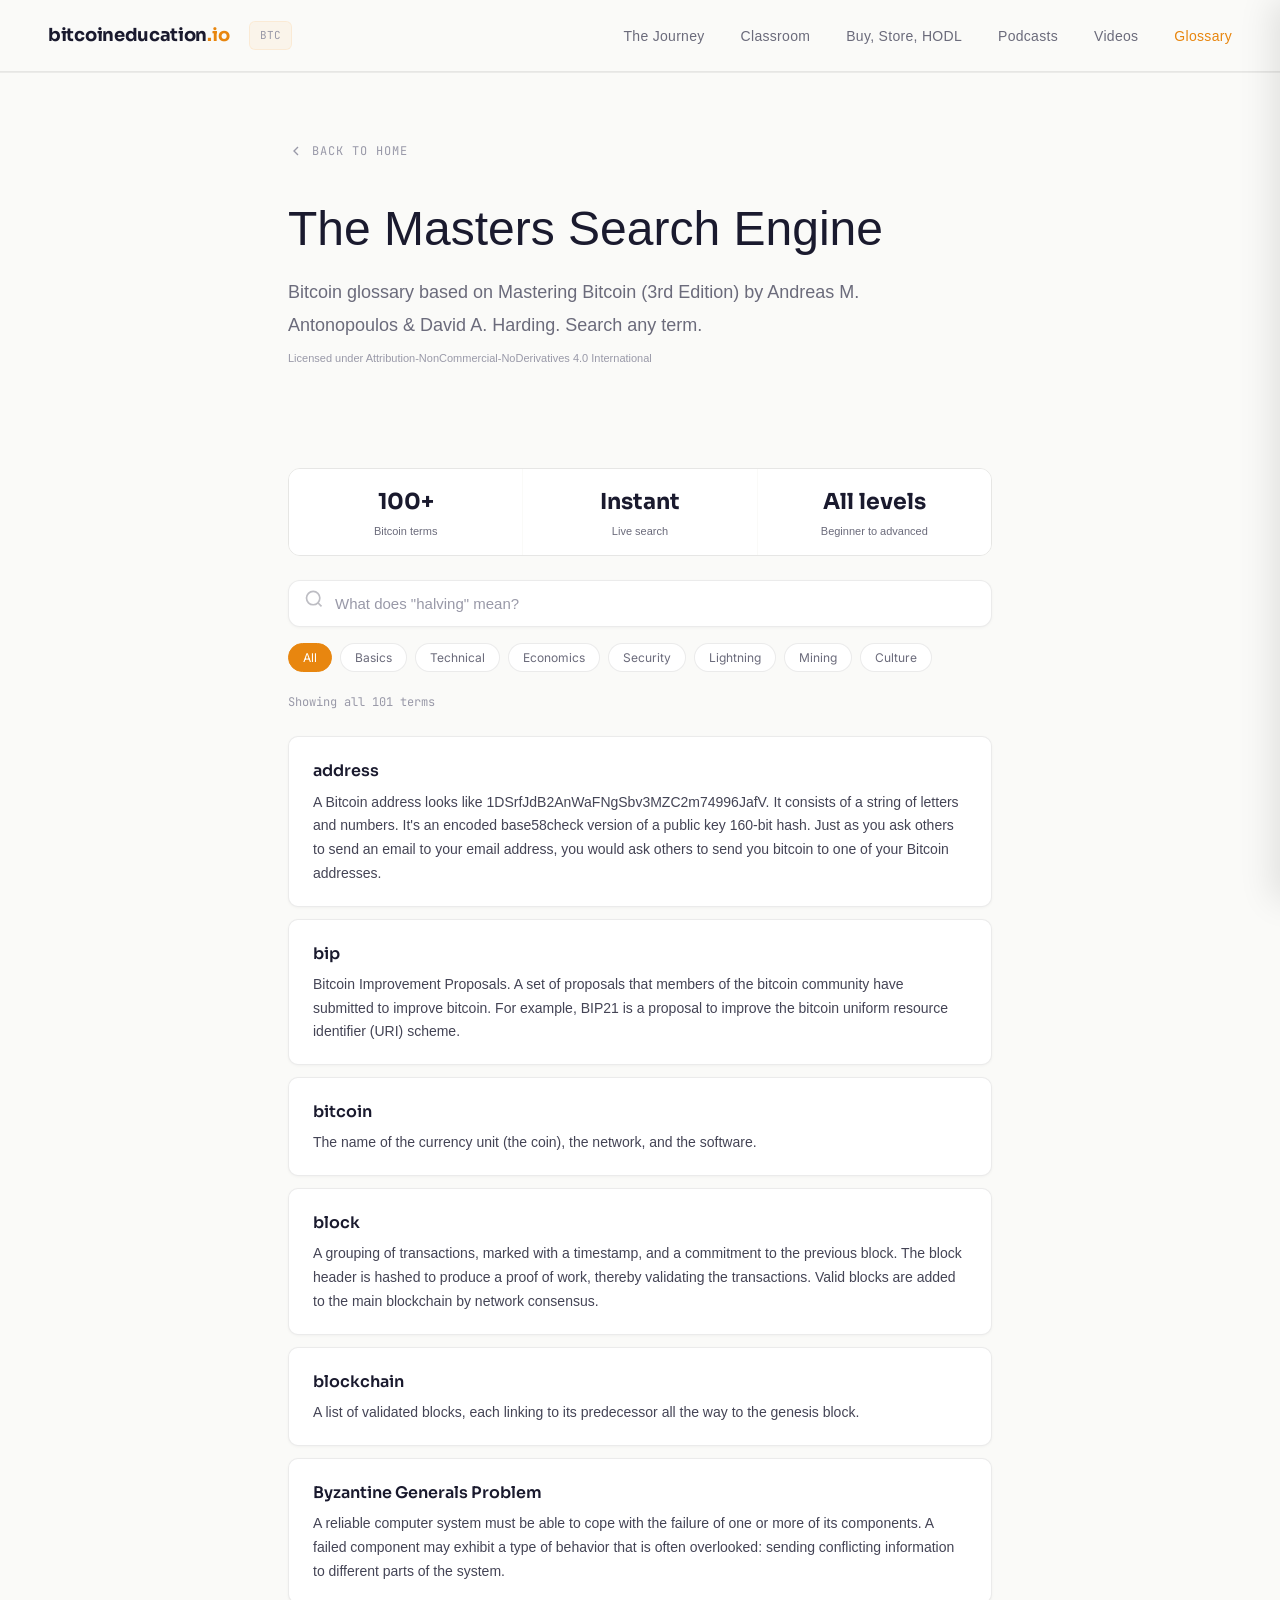
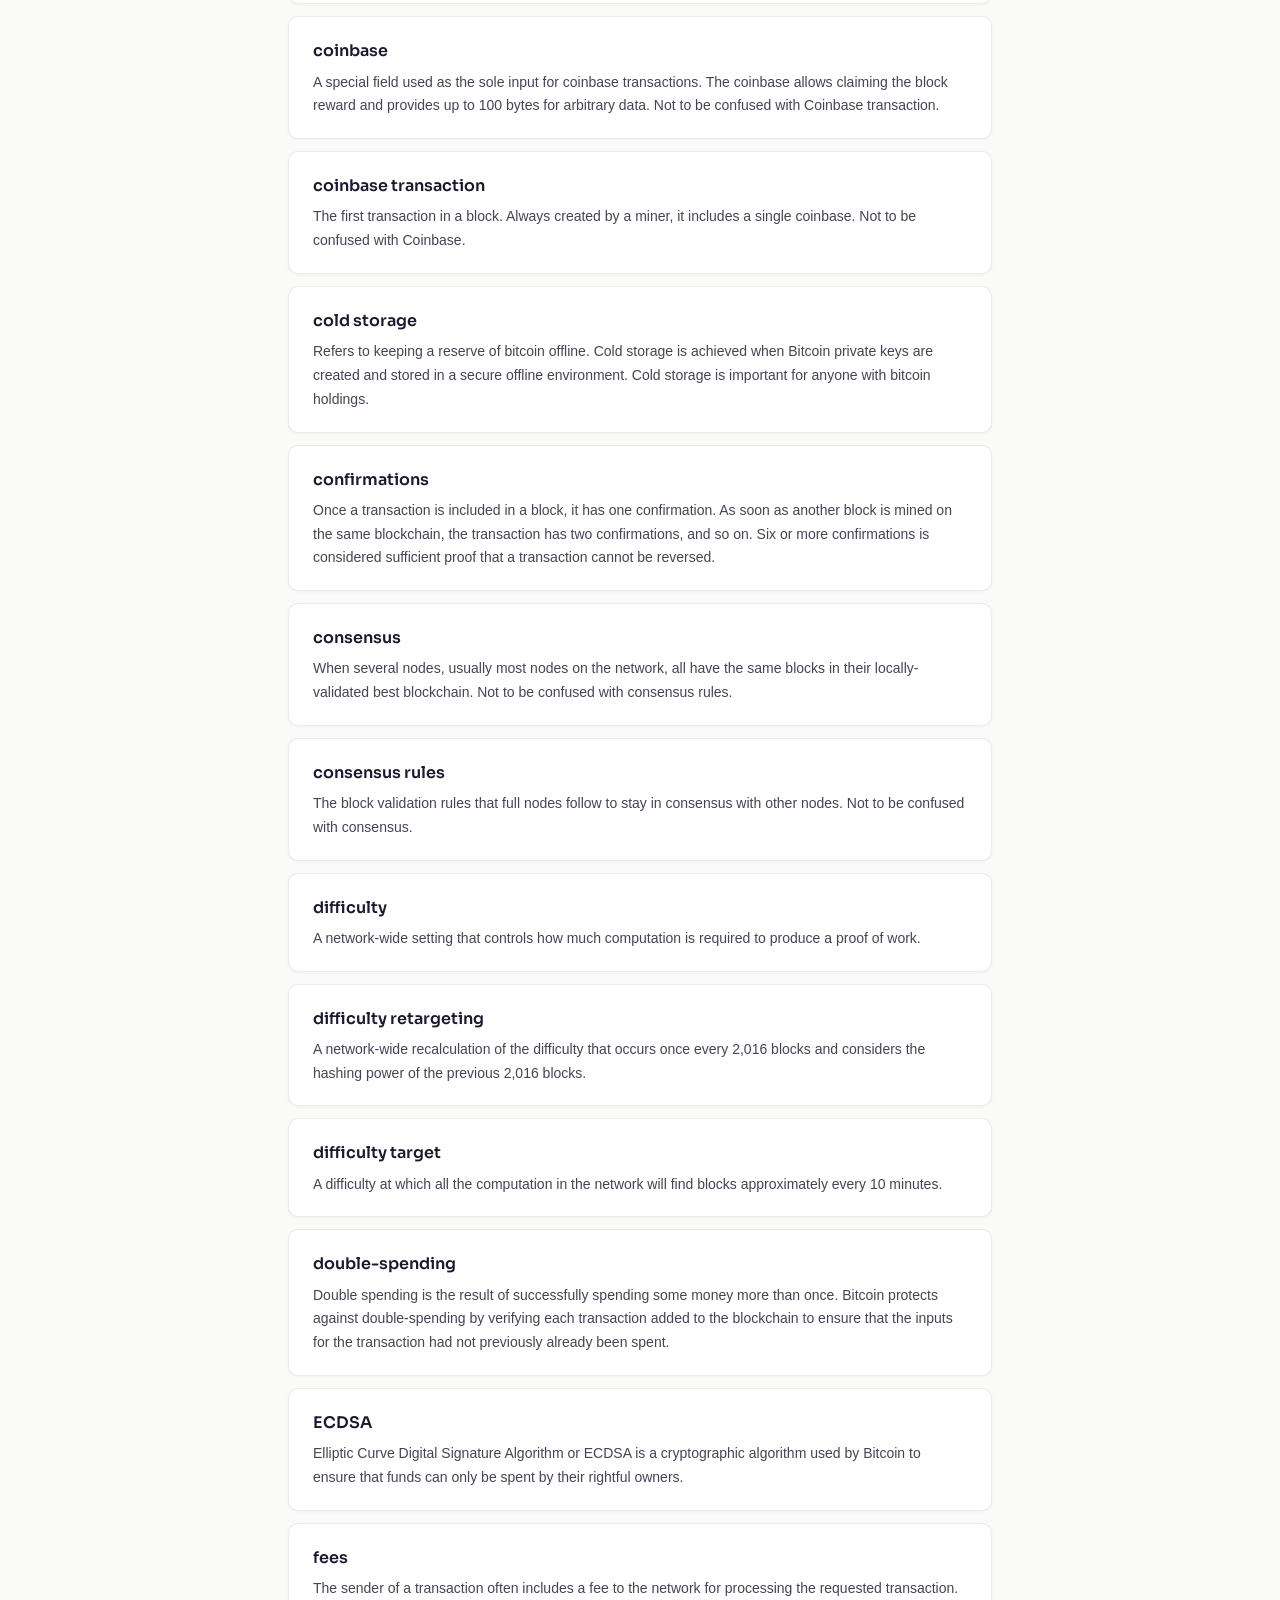
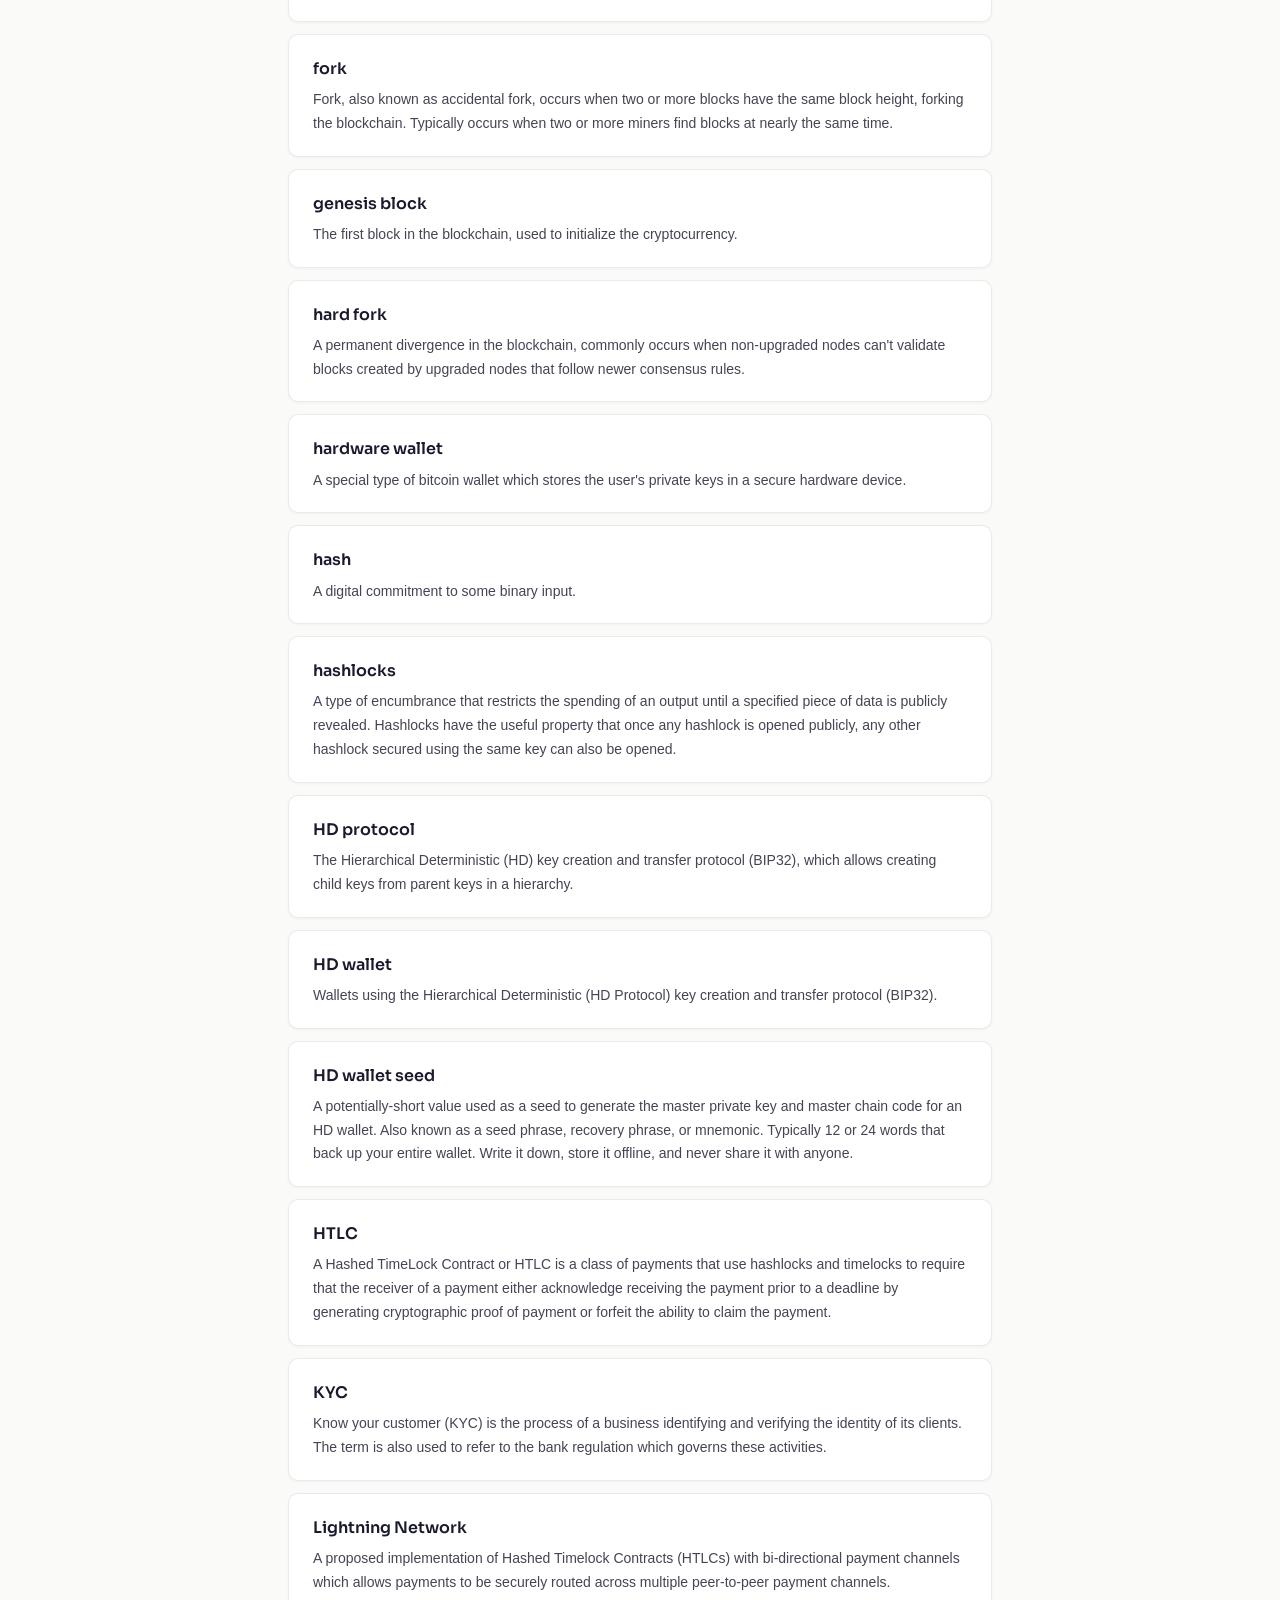
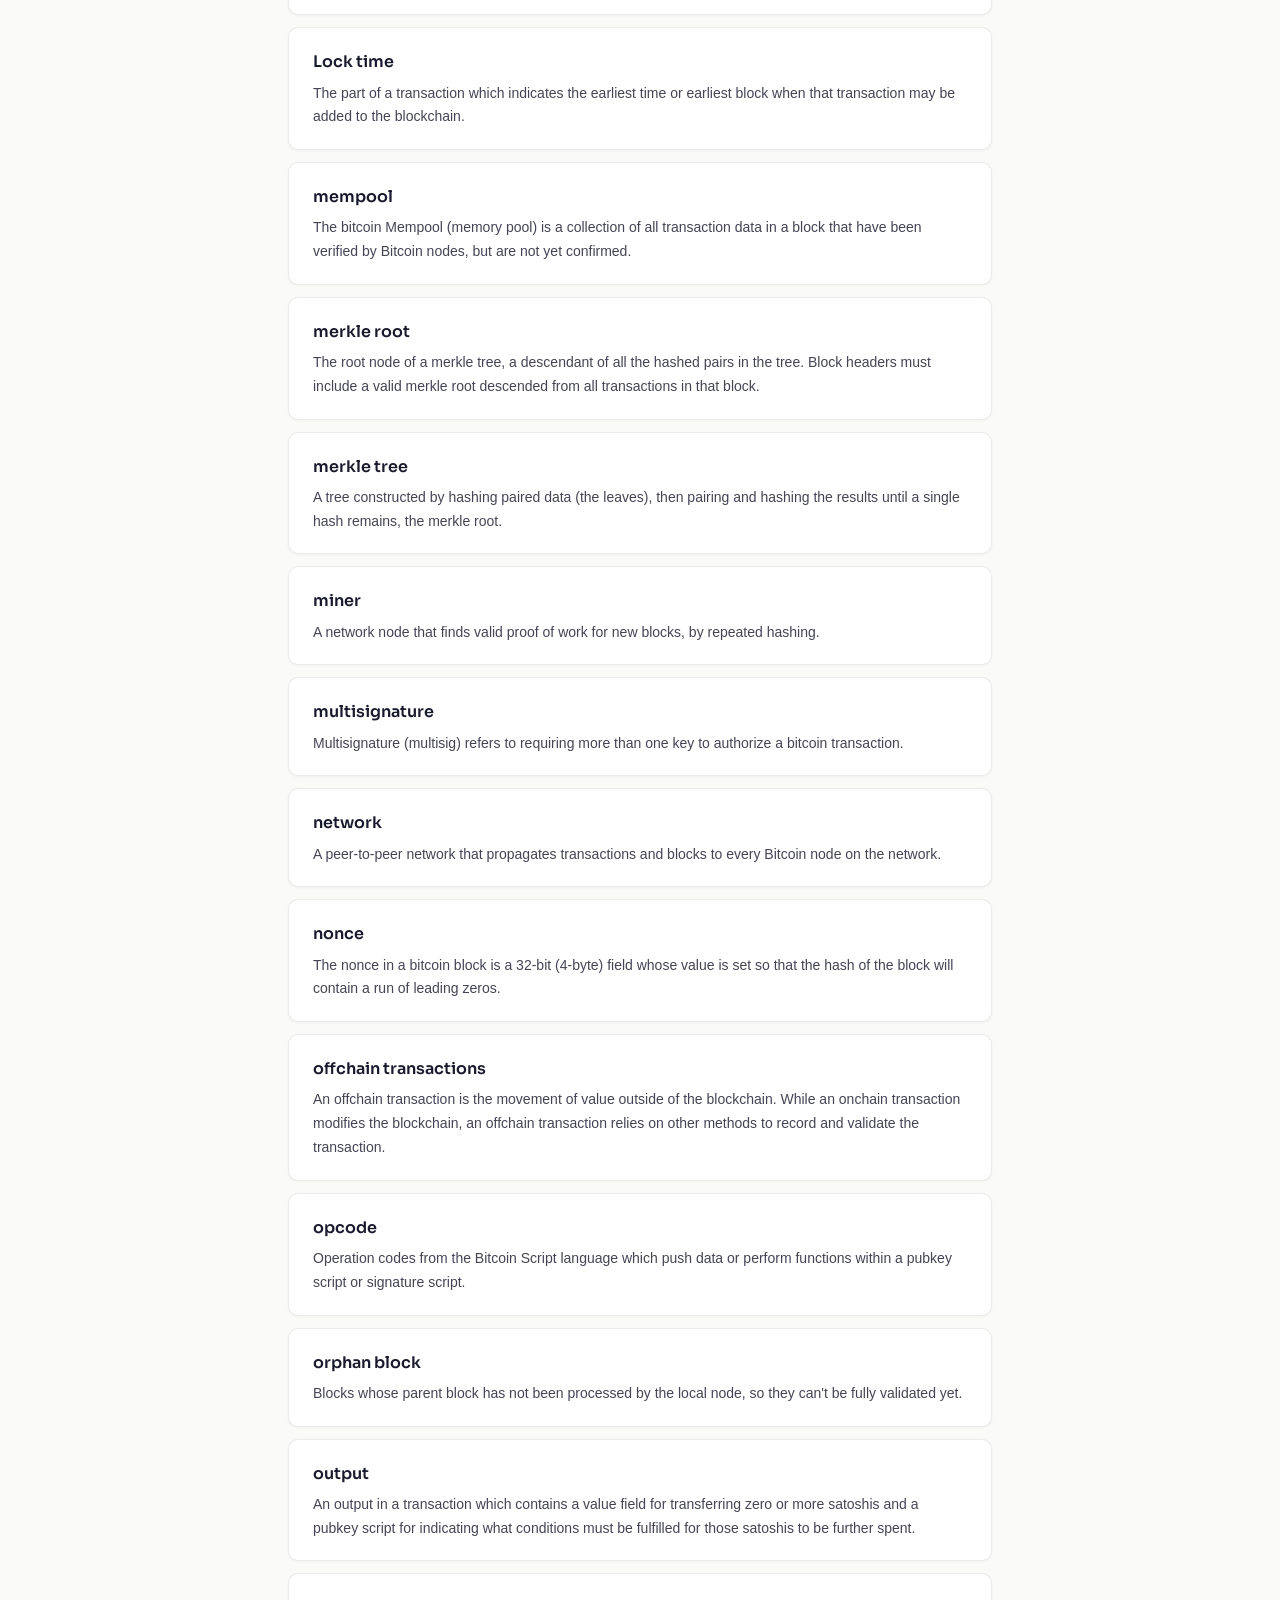
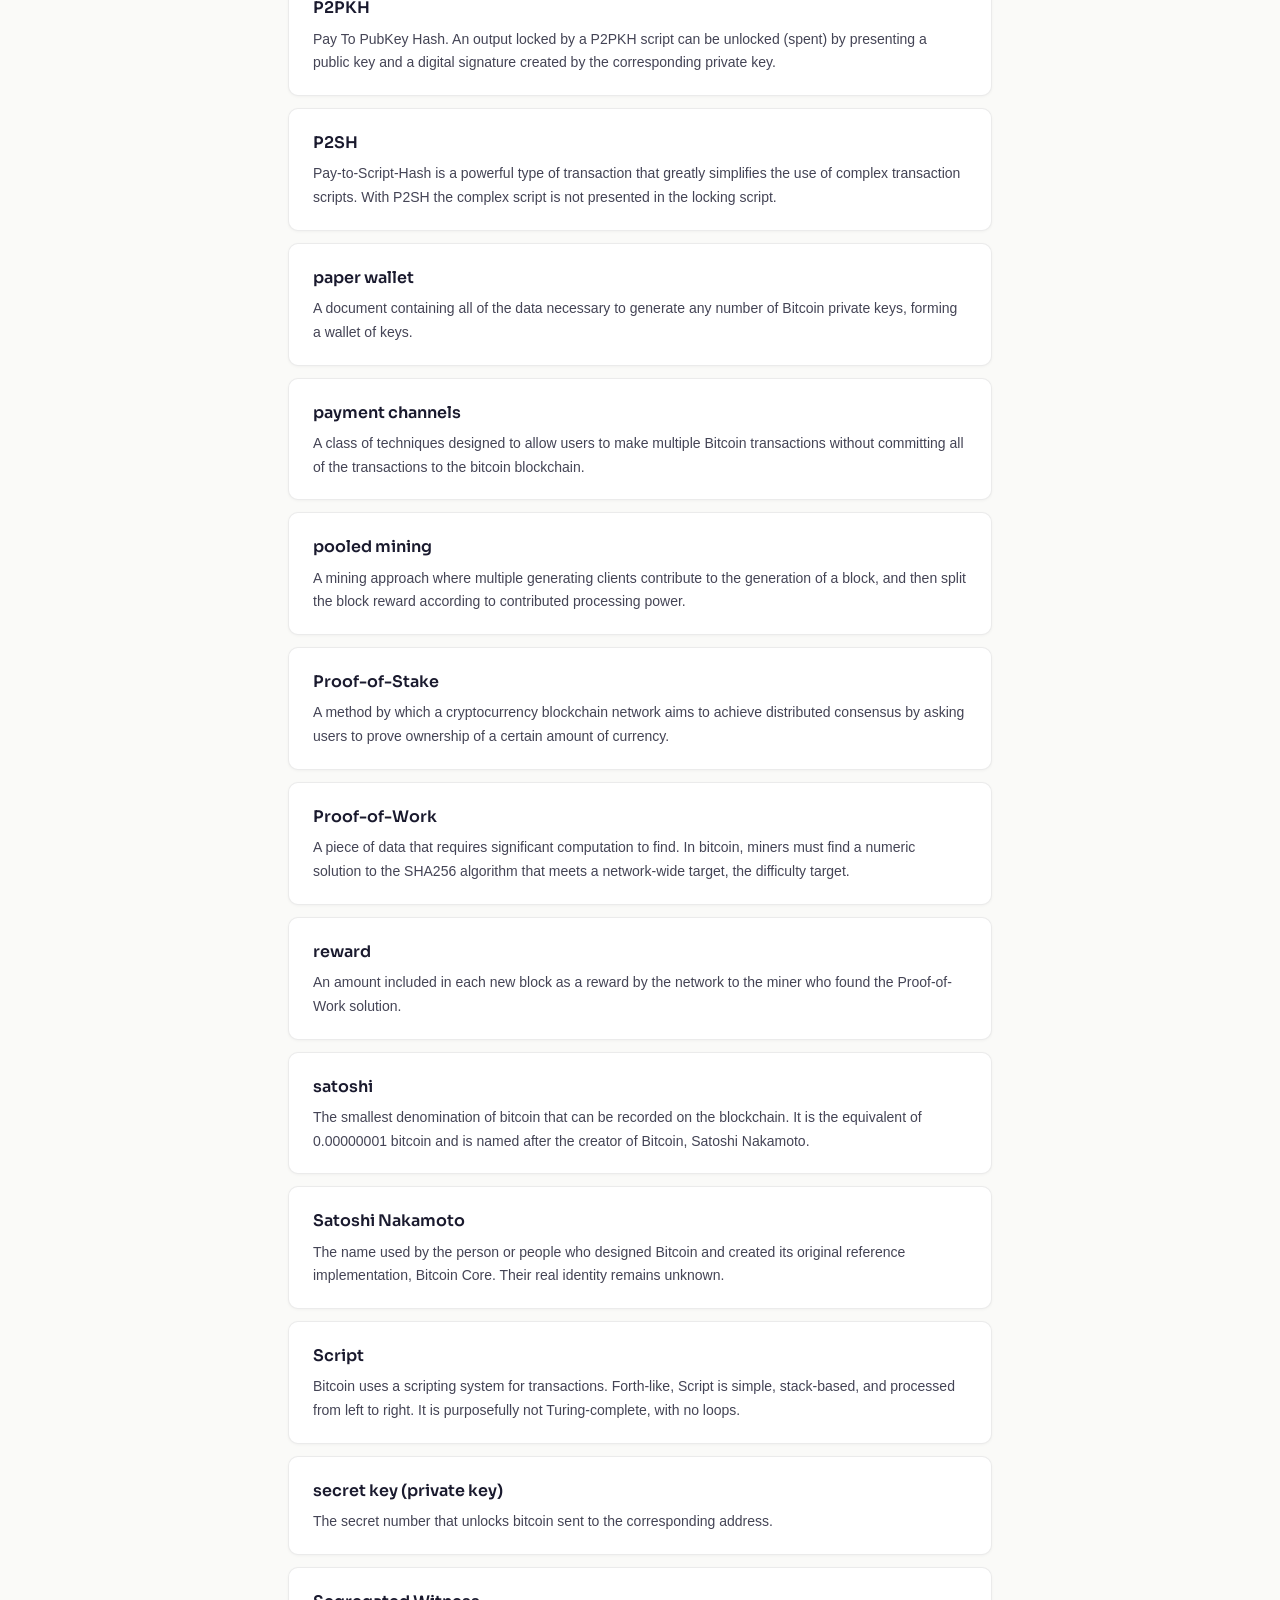
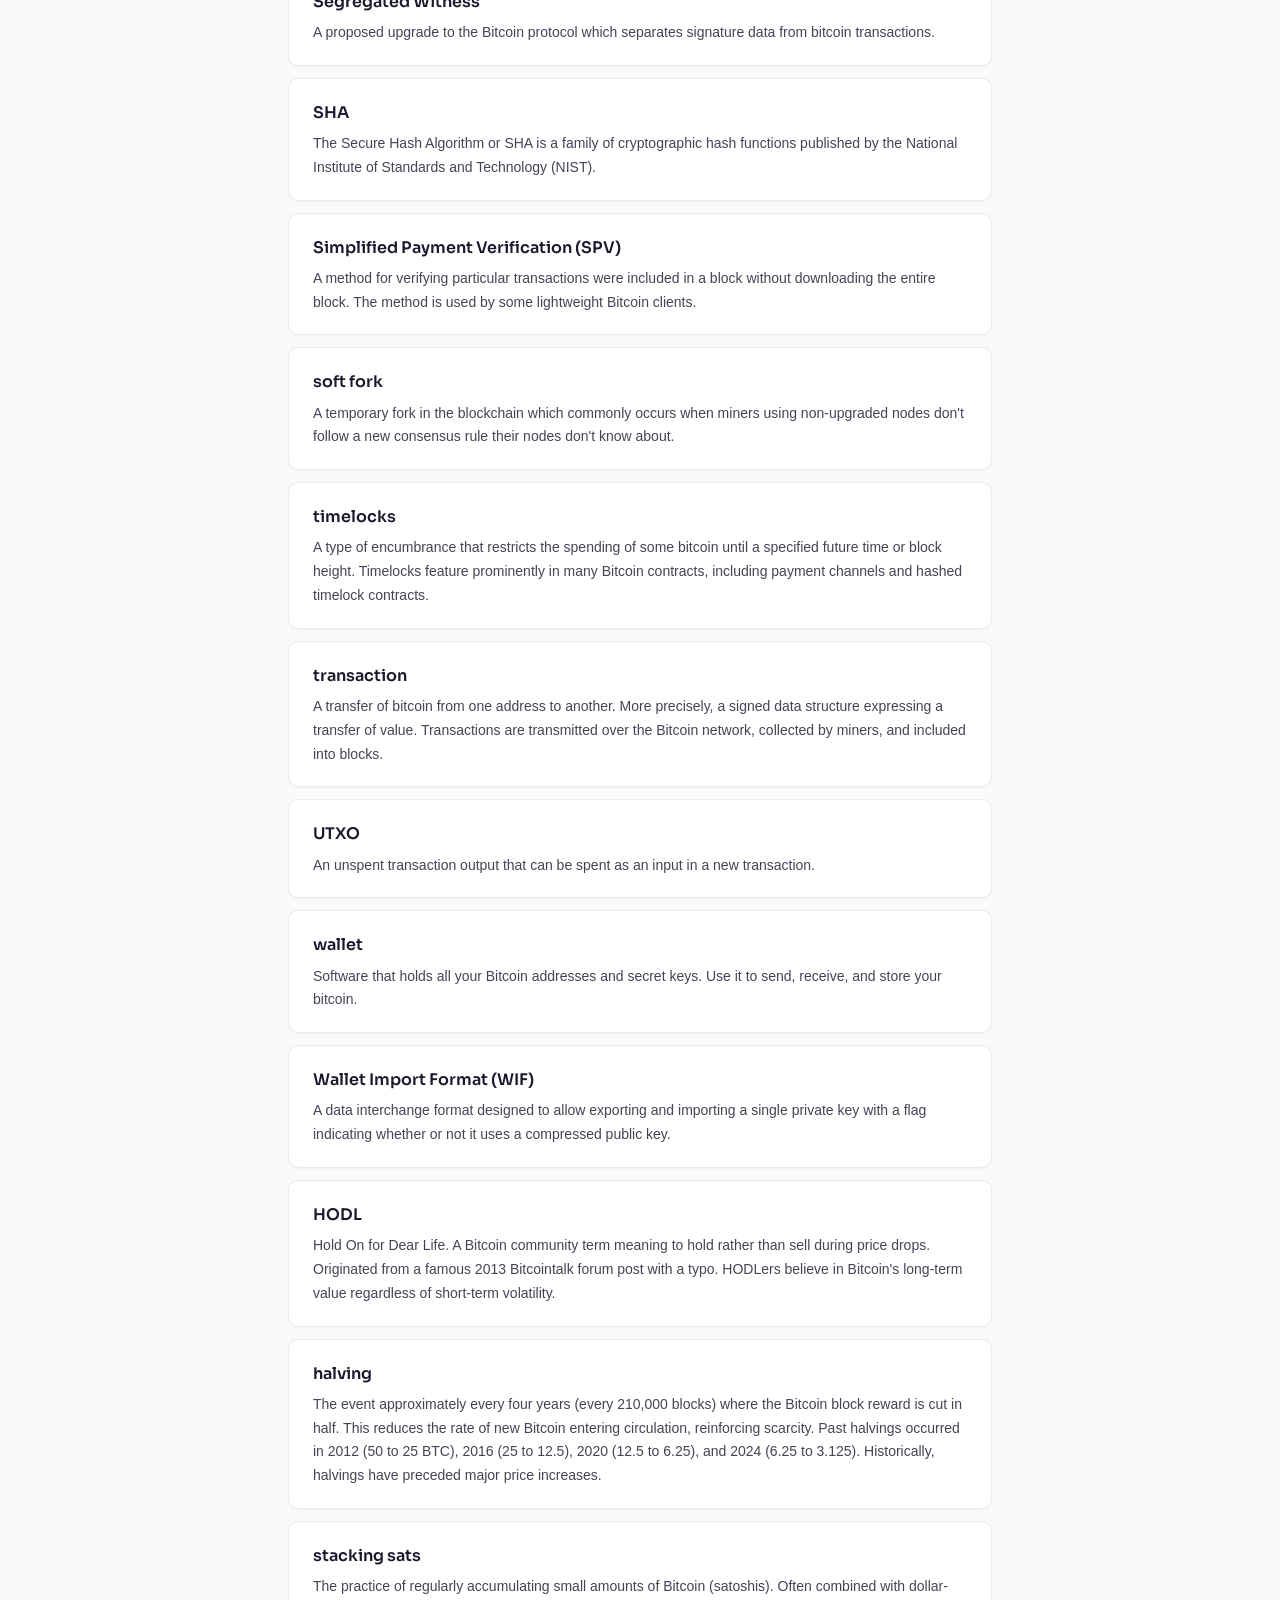
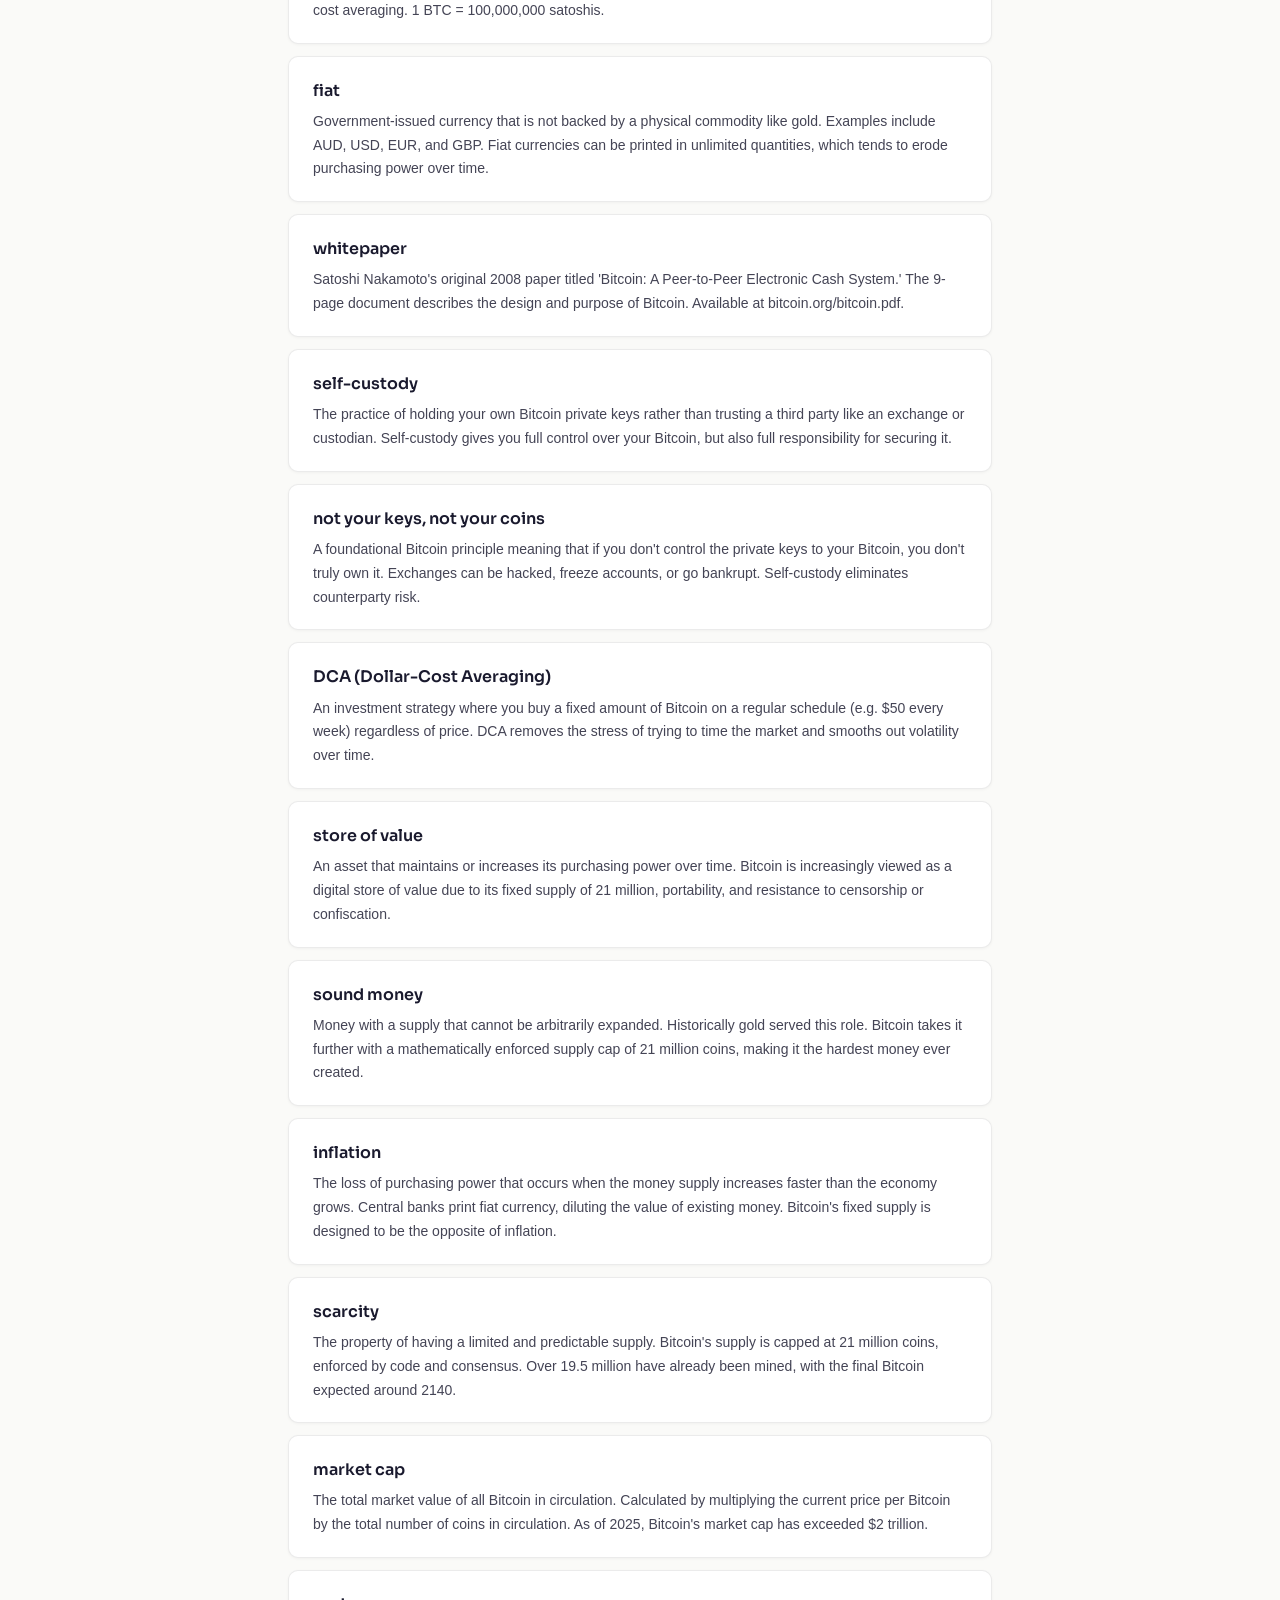
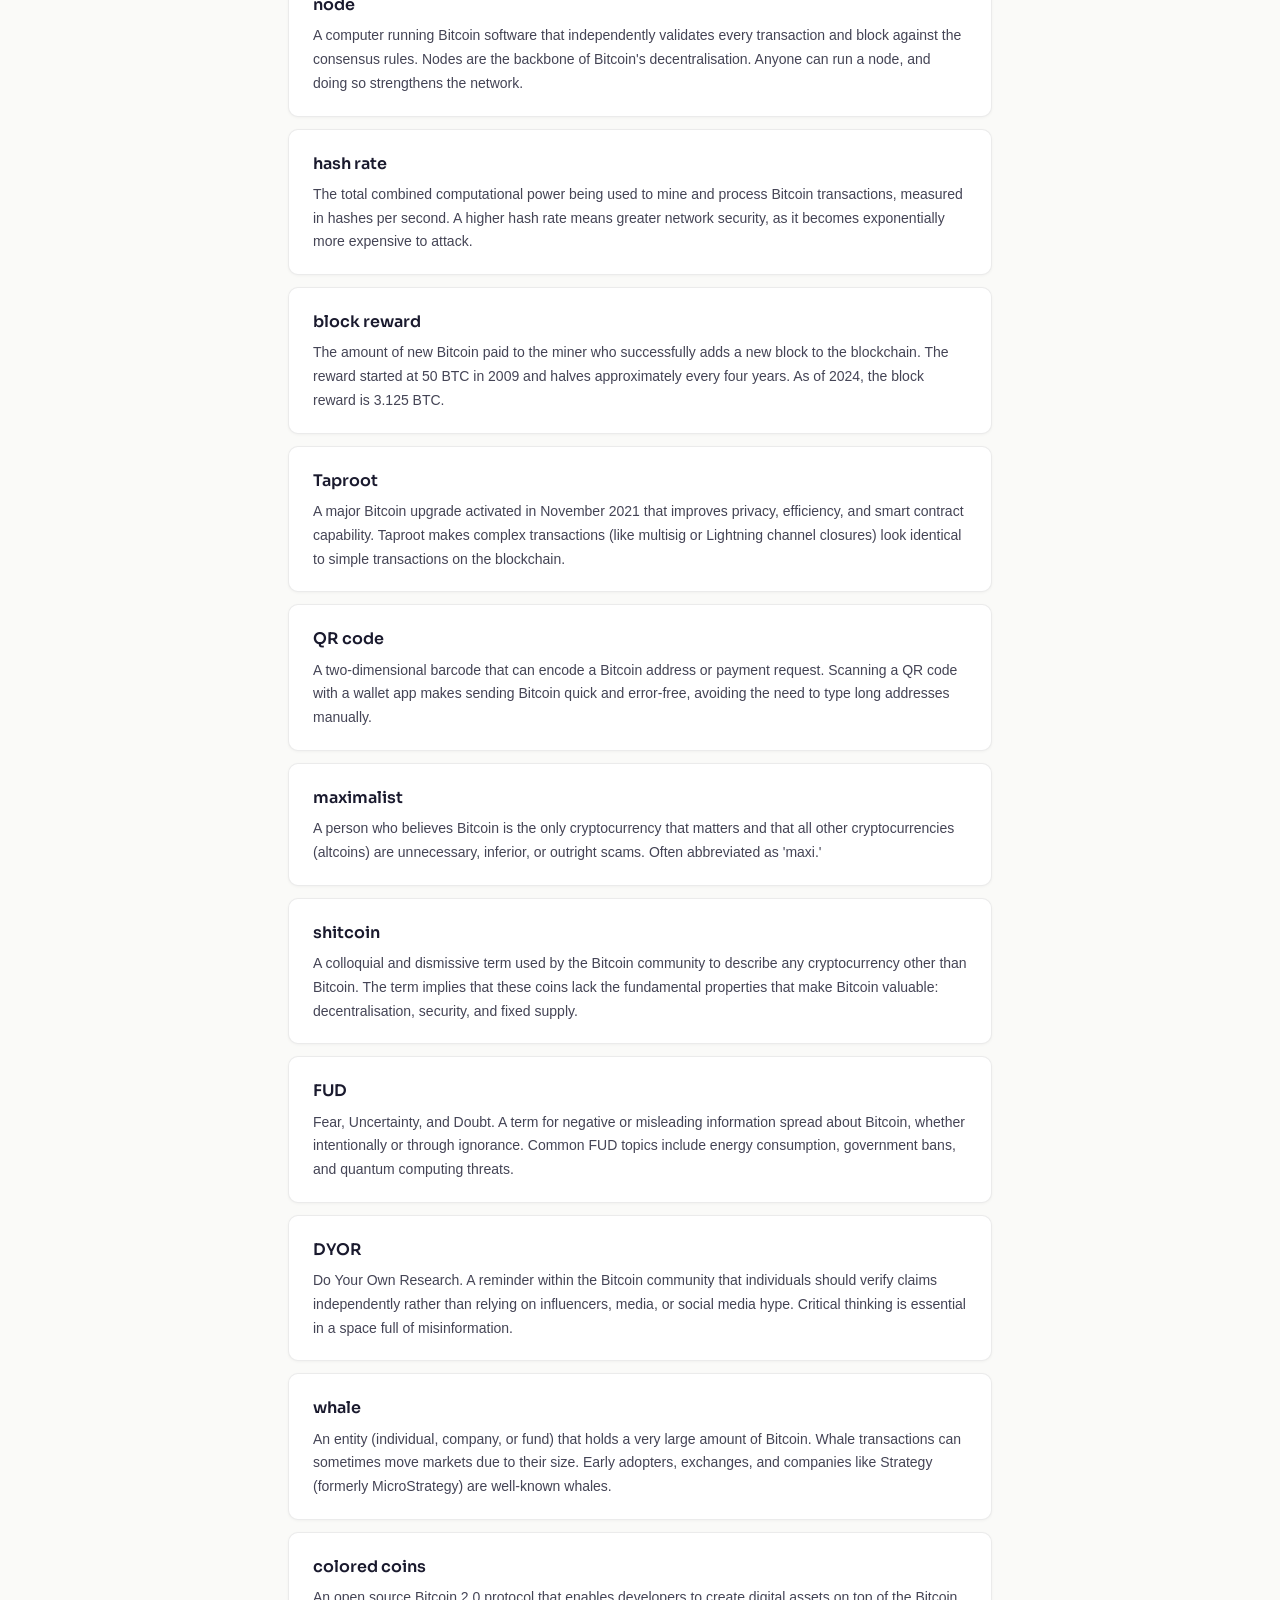
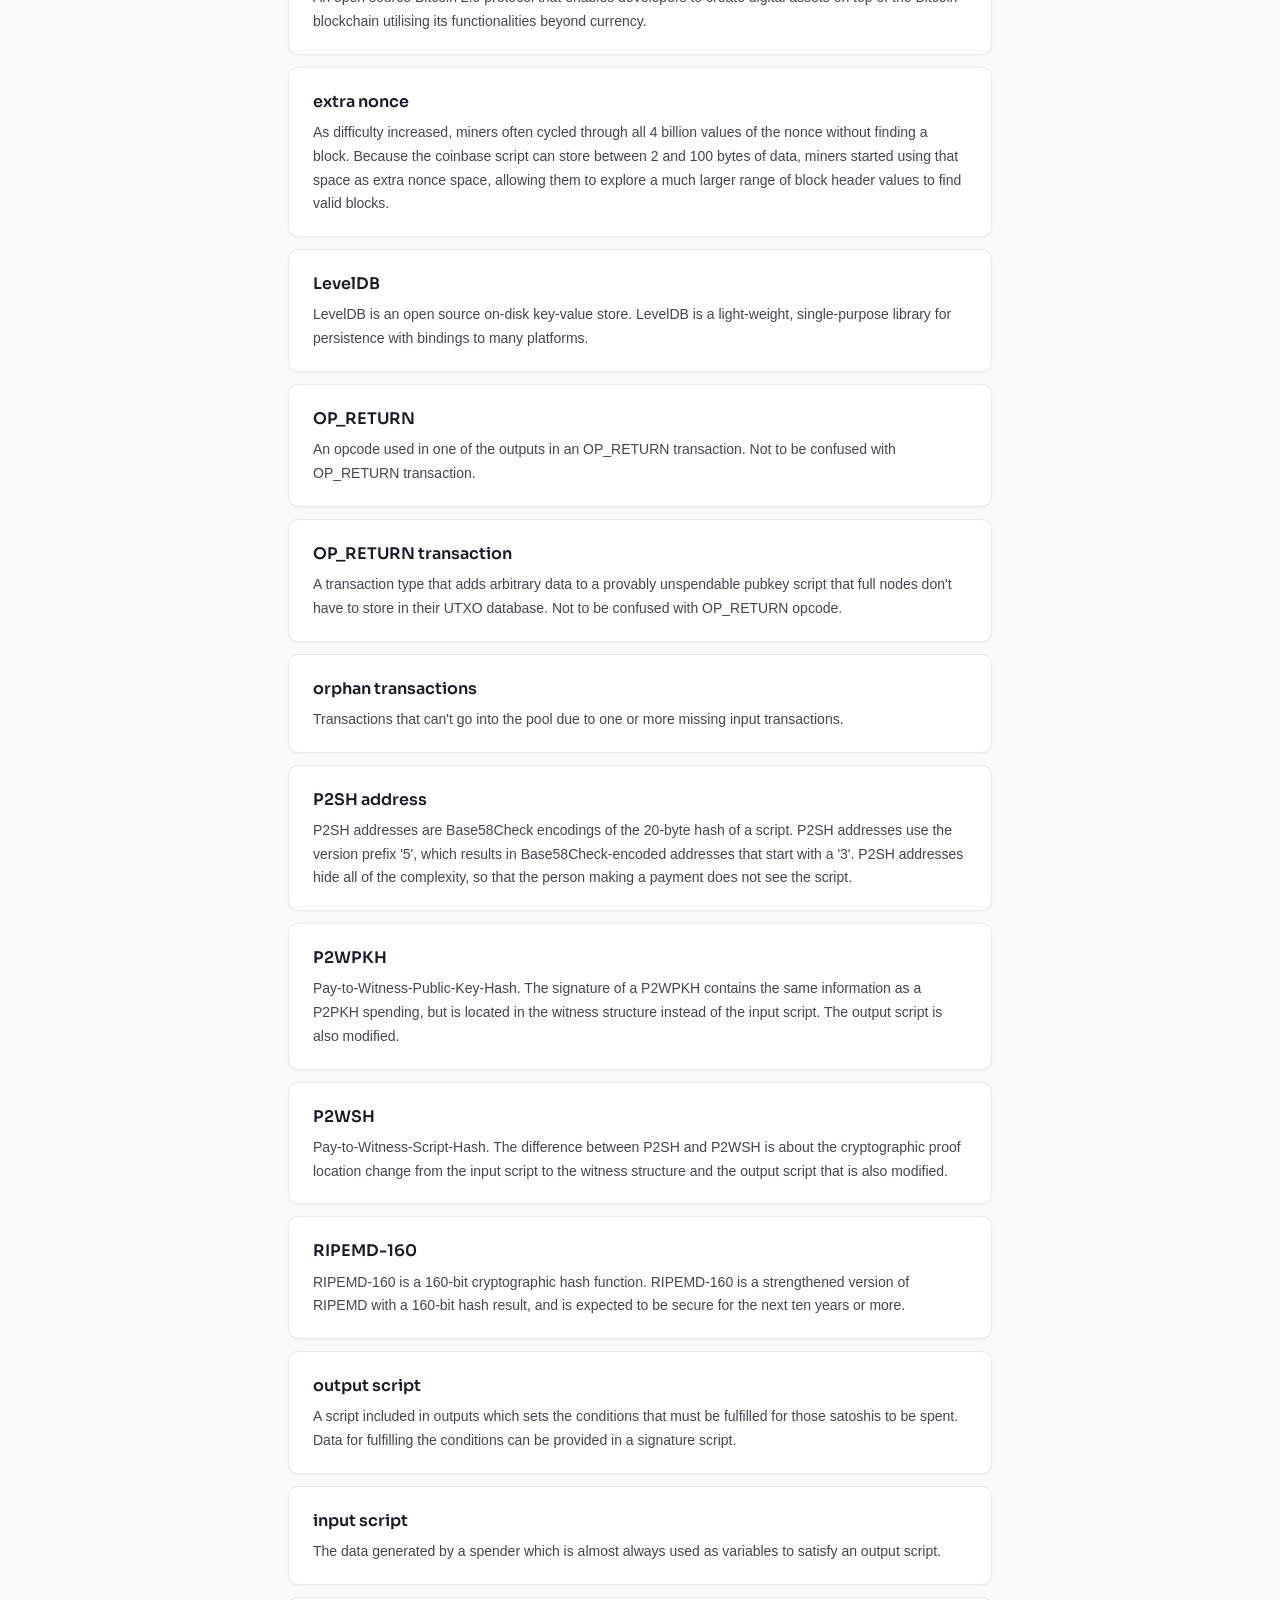
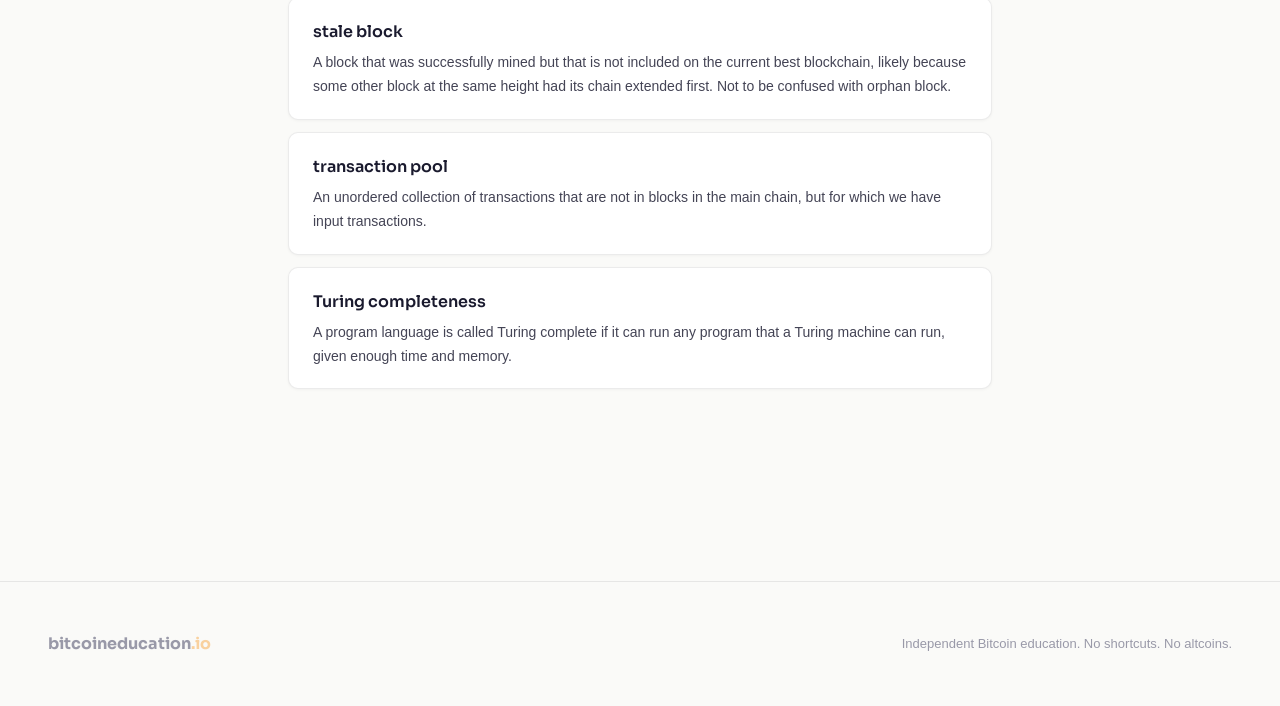
<file: glossary.html>
<!DOCTYPE html>
<html lang="en">
<head>
  <meta charset="UTF-8">
    <link rel="icon" type="image/svg+xml" href="favicon.svg">
  <link rel="icon" type="image/png" sizes="32x32" href="favicon-32x32.png">
  <link rel="icon" type="image/png" sizes="16x16" href="favicon-16x16.png">
  <link rel="apple-touch-icon" sizes="180x180" href="apple-touch-icon.png">
  <meta name="viewport" content="width=device-width, initial-scale=1.0">
  <meta property="og:title" content="bitcoineducation.io">
  <meta property="og:description" content="Curated resources, structured learning, and a clear path from curious beginner to confident bitcoiner.">
  <meta property="og:image" content="https://bitcoineducation.io/og-image.png">
  <meta property="og:url" content="https://bitcoineducation.io">
  <meta property="og:type" content="website">
  <meta name="twitter:card" content="summary_large_image">
  <meta name="twitter:image" content="https://bitcoineducation.io/og-image.png">
  <title>Masters Search Engine | bitcoineducation.io</title>
  <link rel="preconnect" href="https://fonts.googleapis.com">
  <link href="https://fonts.googleapis.com/css2?family=Sora:wght@300;400;500;600;700;800&family=Inter:wght@400;500;600;700&family=JetBrains+Mono:wght@400;500;600&display=swap" rel="stylesheet">
  <style>

  *, *::before, *::after { margin: 0; padding: 0; box-sizing: border-box; }

  :root {
    --bg-deep: #FAFAF8;
    --bg-surface: #F2F1EE;
    --bg-card: #FFFFFF;
    --bg-card-hover: #F7F6F3;
    --bg-step: #F5F4F1;
    --bitcoin: #E8860F;
    --bitcoin-bright: #F7931A;
    --bitcoin-dim: rgba(232, 134, 15, 0.08);
    --bitcoin-glow: rgba(232, 134, 15, 0.04);
    --text-hero: #1a1a2e;
    --text-primary: #2d2d3d;
    --text-body: #444455;
    --text-secondary: #6b6b7b;
    --text-dim: #9999a8;
    --border: rgba(0,0,0,0.08);
    --border-hover: rgba(232, 134, 15, 0.35);
    --border-subtle: rgba(0,0,0,0.04);
  }

  html { scroll-behavior: smooth; }

  body {
    background: var(--bg-deep);
    color: var(--text-body);
    font-family: 'Outfit', sans-serif;
    -webkit-font-smoothing: antialiased;
    overflow-x: hidden;
    line-height: 1.7;
  }

  /* === PAGE VIEWS === */
  
  

  /* === NAV === */
  nav {
    position: fixed; top: 0; left: 0; right: 0; z-index: 100;
    padding: 0 48px; height: 72px;
    display: flex; align-items: center; justify-content: space-between;
    background: rgba(250, 250, 248, 0.92); box-shadow: 0 1px 0 rgba(0,0,0,0.06);
    backdrop-filter: blur(24px); -webkit-backdrop-filter: blur(24px);
    border-bottom: 1px solid var(--border);
  }
  .nav-left { display: flex; align-items: center; gap: 20px; }
  .nav-logo {
    font-family: 'Sora', sans-serif; font-weight: 700; font-size: 18px;
    color: var(--text-hero); text-decoration: none; letter-spacing: -0.3px;
    cursor: pointer;
  }
  .nav-logo .dot-io { color: var(--bitcoin); }

  /* Live BTC Ticker */
  .btc-ticker {
    font-family: 'JetBrains Mono', monospace; font-size: 11px;
    color: var(--text-dim); background: rgba(247,147,26,0.06);
    border: 1px solid rgba(247,147,26,0.1); border-radius: 6px;
    padding: 4px 10px; display: flex; align-items: center; gap: 6px;
    transition: all 0.3s;
  }
  .btc-ticker .btc-icon { color: var(--bitcoin); font-size: 12px; }
  .btc-ticker .btc-price { color: var(--text-secondary); }

  .nav-links { display: flex; align-items: center; gap: 36px; list-style: none; }
  .nav-links a {
    font-weight: 400; font-size: 14px; color: var(--text-secondary);
    text-decoration: none; letter-spacing: 0.3px; transition: color 0.2s;
    cursor: pointer;
  }
  .nav-links a:hover { color: var(--text-hero); }
  .nav-cta {
    font-family: 'JetBrains Mono', monospace; font-size: 11px; font-weight: 500;
    letter-spacing: 1.5px; text-transform: uppercase; padding: 10px 20px;
    background: transparent; border: 1px solid var(--bitcoin); color: var(--bitcoin);
    border-radius: 6px; text-decoration: none; transition: all 0.3s ease;
    cursor: pointer;
  }
  .nav-cta:hover { background: var(--bitcoin); color: var(--bg-deep); }

  /* === LITE YOUTUBE EMBED === */
  .lite-yt {
    position: relative; width: 100%;
    background: var(--bg-card); border-radius: 12px; overflow: hidden;
    cursor: pointer; border: 1px solid var(--border);
    transition: border-color 0.3s;
  }
  .lite-yt:hover { border-color: var(--border-hover); }
  .lite-yt-thumb {
    position: relative; width: 100%; padding-bottom: 56.25%; overflow: hidden;
  }
  .lite-yt img {
    position: absolute; top: 0; left: 0; width: 100%; height: 100%;
    object-fit: cover; opacity: 0.85; transition: opacity 0.3s;
  }
  .lite-yt:hover img { opacity: 1; }
  .lite-yt .yt-play {
    position: absolute; top: 50%; left: 50%;
    transform: translate(-50%, -50%);
    width: 68px; height: 48px; background: rgba(0,0,0,0.75);
    border-radius: 14px; display: flex; align-items: center; justify-content: center;
    transition: background 0.3s; z-index: 2;
  }
  .lite-yt:hover .yt-play { background: #cc0000; }
  .lite-yt .yt-play svg { width: 24px; height: 24px; fill: #fff; margin-left: 3px; }
  .lite-yt iframe {
    position: absolute; top: 0; left: 0; width: 100%; height: 100%; border: 0;
  }
  .lite-yt .yt-title {
    padding: 10px 14px; font-size: 13px; font-weight: 600;
    color: var(--text-hero); line-height: 1.4;
  }
  .video-grid { display: grid; grid-template-columns: repeat(auto-fit, minmax(300px, 1fr)); gap: 20px; margin: 20px 0 32px; }

  /* === GLOSSARY SEARCH === */
  .glossary-pill {
    padding:6px 14px; border-radius:20px; border:1px solid var(--border);
    background:var(--bg-card); color:var(--text-secondary); font-size:12px;
    cursor:pointer; font-family:'Inter',sans-serif; transition:all 0.2s;
  }
  .glossary-pill:hover { border-color:var(--bitcoin); color:var(--bitcoin); }
  .glossary-pill.active { background:var(--bitcoin); color:#fff; border-color:var(--bitcoin); }
  .glossary-search {
    width: 100%; padding: 14px 20px; font-size: 16px;
    font-family: 'Outfit', sans-serif; color: var(--text-hero);
    background: var(--bg-card); border: 2px solid var(--border);
    border-radius: 10px; outline: none; transition: border-color 0.3s;
    box-shadow: 0 1px 3px rgba(0,0,0,0.04);
  }
  .glossary-search:focus { border-color: var(--bitcoin); }
  .glossary-search::placeholder { color: var(--text-dim); }
  .glossary-stats { font-family: 'JetBrains Mono', monospace; font-size: 12px; color: var(--text-dim); margin: 12px 0 24px; }
  .glossary-term {
    background: var(--bg-card); border: 1px solid var(--border);
    border-radius: 10px; padding: 20px 24px; margin-bottom: 12px;
    display: none; box-shadow: 0 1px 3px rgba(0,0,0,0.04);
    transition: border-color 0.3s;
  }
  .glossary-term.visible { display: block; }
  .glossary-term.title-match { border-left: 3px solid var(--bitcoin); }
  .glossary-term-name {
    font-family: 'Sora', sans-serif; font-weight: 600;
    font-size: 16px; color: var(--text-hero); margin-bottom: 6px;
  }
  .glossary-term-def { font-size: 14px; color: var(--text-body); line-height: 1.7; }
  .glossary-highlight { background: rgba(232,134,15,0.15); padding: 0 3px; border-radius: 3px; }

  /* === EXPANDABLE DETAILS === */
  .info-expand { margin: 16px 0 24px; border: 1px solid var(--border-light); border-radius: 12px; overflow: hidden; }
  .info-expand summary {
    cursor: pointer; padding: 14px 20px; font-weight: 600; font-size: 15px; color: var(--text-hero);
    display: flex; align-items: center; gap: 10px; list-style: none; transition: background 0.2s;
  }
  .info-expand summary::-webkit-details-marker { display: none; }
  .info-expand summary::before { content: ''; display: inline-block; width: 0; height: 0; border-left: 6px solid var(--bitcoin); border-top: 5px solid transparent; border-bottom: 5px solid transparent; transition: transform 0.3s; flex-shrink: 0; }
  .info-expand[open] summary::before { transform: rotate(90deg); }
  .info-expand summary:hover { background: rgba(232,134,15,0.04); }
  .info-expand .info-body { padding: 0 20px 20px; font-size: 14px; line-height: 1.8; color: var(--text-body); }
  .info-expand .info-body p { margin-bottom: 12px; }
  .info-expand .info-body strong { color: var(--text-hero); }

  /* === BOOK CARDS WITH COVERS === */
  .book-grid { display: flex; flex-direction: column; gap: 12px; margin: 20px 0 32px; }
  .book-card {
    display: flex; align-items: flex-start; gap: 16px; padding: 16px; border-radius: 12px;
    border: 1px solid var(--border-light); text-decoration: none; transition: all 0.2s;
  }
  .book-card:hover { border-color: var(--border-hover); transform: translateX(4px); }
  .book-cover { width: 52px; height: auto; border-radius: 4px; box-shadow: 0 2px 8px rgba(0,0,0,0.1); flex-shrink: 0; }
  .book-info { flex: 1; min-width: 0; }
  .book-title { font-weight: 700; font-size: 15px; color: var(--text-hero); margin-bottom: 2px; }
  .book-author { font-family: 'JetBrains Mono', monospace; font-size: 11px; color: var(--bitcoin); margin-bottom: 6px; text-transform: uppercase; letter-spacing: 0.5px; }
  .book-desc { font-size: 13px; color: var(--text-body); line-height: 1.6; }


  

  

  /* === TWEET EMBEDS === */
  .tweet-grid { display: grid; grid-template-columns: repeat(auto-fit, minmax(300px, 1fr)); gap: 16px; margin: 20px 0 32px; }
  .tweet-grid .twitter-tweet { margin: 0 !important; }
  .stat-card:hover { border-color: var(--bitcoin) !important; }

  /* Section tint for alternating backgrounds */
  .section-tint {
    margin: 0 -48px; padding: 32px 48px;
    background: var(--bg-surface); border-radius: 0;
  }
  @media (max-width: 768px) { .section-tint { margin: 0 -20px; padding: 24px 20px; } }

  /* Action flow visual */
  .action-flow {
    display: flex; align-items: center; gap: 0; margin: 24px 0 32px;
  }
  .action-flow-step {
    flex: 1; text-align: center; padding: 20px 12px;
    background: var(--bg-card); border: 1px solid var(--border); border-radius: 14px;
    position: relative;
  }
  .action-flow-step.highlight { border-color: var(--bitcoin); background: rgba(232,134,15,0.04); }
  .action-flow-num {
    width: 32px; height: 32px; border-radius: 50%; background: var(--bitcoin);
    color: #fff; font-family: 'JetBrains Mono', monospace; font-size: 14px; font-weight: 700;
    display: flex; align-items: center; justify-content: center; margin: 0 auto 10px;
  }
  .action-flow-title { font-weight: 700; font-size: 14px; color: var(--text-hero); margin-bottom: 4px; }
  .action-flow-desc { font-size: 12px; color: var(--text-secondary); line-height: 1.4; }
  .action-flow-arrow {
    flex-shrink: 0; width: 32px; display: flex; align-items: center; justify-content: center;
    color: var(--bitcoin); font-size: 20px;
  }
  @media (max-width: 768px) {
    .action-flow { flex-direction: column; gap: 0; }
    .action-flow-arrow { transform: rotate(90deg); width: auto; height: 32px; }
  }

  /* Podcast accent bar */
  .podcast-card { position: relative; overflow: hidden; }
  .podcast-card::before {
    content: ''; position: absolute; top: 0; left: 0; width: 4px; height: 100%;
    background: var(--accent, var(--bitcoin)); border-radius: 4px 0 0 4px;
  }

  /* Classroom featured card */
  .featured-card {
    border: 2px solid var(--bitcoin) !important;
    background: rgba(232,134,15,0.03) !important;
    position: relative;
  }
  .featured-badge {
    position: absolute; top: 12px; right: 12px;
    font-family: 'JetBrains Mono', monospace; font-size: 9px; font-weight: 700;
    text-transform: uppercase; letter-spacing: 1.5px; padding: 4px 10px;
    background: var(--bitcoin); color: #fff; border-radius: 6px;
  }

  /* Classroom section divider */
  .classroom-divider {
    display: flex; align-items: center; gap: 16px; margin: 48px 0 24px;
    padding-top: 32px; border-top: 1px solid var(--border);
  }
  .classroom-divider-icon {
    width: 40px; height: 40px; border-radius: 10px; display: flex;
    align-items: center; justify-content: center; flex-shrink: 0;
  }
  .classroom-divider h3 { margin: 0; }

  /* === JOURNEY PROGRESS BAR === */
  .journey-progress {
    position: fixed; top: 72px; left: 0; right: 0; z-index: 99;
    background: rgba(250, 250, 248, 0.95);
    backdrop-filter: blur(16px); -webkit-backdrop-filter: blur(16px);
    border-bottom: 1px solid var(--border);
    padding: 14px 24px 28px; display: none;
  }
  .journey-progress.visible { display: block; }
  .progress-track {
    display: flex; align-items: flex-start; justify-content: center;
    gap: 0; max-width: 800px; margin: 0 auto;
  }
  .progress-node {
    display: flex; flex-direction: column; align-items: center;
    width: 64px; cursor: pointer; transition: all 0.3s ease; flex-shrink: 0;
    text-decoration: none; position: relative;
  }
  .progress-num {
    display: flex; align-items: center; justify-content: center;
    width: 30px; height: 30px; border-radius: 50%;
    font-family: 'JetBrains Mono', monospace; font-size: 11px; font-weight: 700;
  }
  .progress-node.completed .progress-num {
    background: rgba(247, 147, 26, 0.15); border: 1.5px solid rgba(247, 147, 26, 0.4);
    color: var(--bitcoin);
  }
  .progress-node.active .progress-num {
    background: var(--bitcoin); border: 2px solid var(--bitcoin);
    color: var(--bg-deep); box-shadow: 0 0 16px rgba(247, 147, 26, 0.4);
  }
  .progress-node.upcoming .progress-num {
    background: var(--bg-card); border: 1.5px solid var(--border);
    color: var(--text-dim);
  }
  .progress-label {
    font-family: 'JetBrains Mono', monospace;
    font-size: 8px; letter-spacing: 0.3px; text-align: center;
    color: var(--text-dim); font-weight: 500; margin-top: 6px;
    line-height: 1.2; white-space: nowrap;
  }
  .progress-node.active .progress-label { color: var(--bitcoin); font-weight: 700; }
  .progress-line {
    width: 16px; height: 2px; flex-shrink: 0; margin-top: 14px;
  }
  .progress-line.completed { background: rgba(247, 147, 26, 0.3); }
  .progress-line:not(.completed) { background: var(--border); }

  /* === HERO === */
  .hero {
    min-height: 100vh; display: flex; flex-direction: column;
    justify-content: center; align-items: center; text-align: center;
    padding: 120px 48px 80px; position: relative; overflow: hidden;
  }

  /* Animated hero background - subtle flowing dots */
  .hero-bg-canvas {
    position: absolute; top: 0; left: 0; width: 100%; height: 100%;
    z-index: 0; opacity: 0.4;
  }

  .hero-content {
    position: relative; z-index: 1; max-width: 720px;
  }
  .hero-badge {
    display: inline-flex; align-items: center; gap: 10px;
    padding: 8px 18px; border: 1px solid var(--border);
    border-radius: 100px; margin-bottom: 32px;
    font-family: 'JetBrains Mono', monospace; font-size: 10px;
    letter-spacing: 2px; text-transform: uppercase;
    color: var(--text-dim);
  }
  .hero-badge-dot {
    width: 6px; height: 6px; border-radius: 50%;
    background: var(--bitcoin); box-shadow: 0 0 12px var(--bitcoin);
    animation: pulse 2s ease infinite;
  }
  @keyframes pulse { 0%, 100% { opacity: 1; } 50% { opacity: 0.4; } }

  .hero h1 {
    font-family: 'Outfit', sans-serif; font-weight: 200;
    font-size: clamp(38px, 5.5vw, 64px); line-height: 1.1;
    color: var(--text-hero); margin-bottom: 24px;
    letter-spacing: -1.5px;
  }
  .hero h1 em { font-style: normal; font-weight: 600; color: var(--bitcoin); }
  .hero-sub {
    font-weight: 300; font-size: 18px; line-height: 1.8;
    color: var(--text-secondary); max-width: 560px; margin: 0 auto 40px;
  }
  .hero-actions { display: flex; justify-content: center; gap: 16px; }
  .btn-primary {
    font-family: 'JetBrains Mono', monospace; font-size: 12px; font-weight: 500;
    letter-spacing: 1.5px; text-transform: uppercase; padding: 14px 32px;
    background: var(--bitcoin); color: var(--bg-deep);
    border: none; border-radius: 8px; cursor: pointer;
    text-decoration: none; transition: all 0.3s ease;
  }
  .btn-primary:hover { background: var(--bitcoin-bright); transform: translateY(-1px); box-shadow: 0 8px 24px rgba(247, 147, 26, 0.25); }
  .btn-ghost {
    font-family: 'JetBrains Mono', monospace; font-size: 12px; font-weight: 500;
    letter-spacing: 1.5px; text-transform: uppercase; padding: 14px 32px;
    background: transparent; color: var(--text-secondary);
    border: 1px solid var(--border); border-radius: 8px;
    cursor: pointer; text-decoration: none; transition: all 0.3s ease;
  }
  .btn-ghost:hover { border-color: var(--text-dim); color: var(--text-hero); }

  .hero-scroll-hint {
    position: absolute; bottom: 40px; left: 50%; transform: translateX(-50%);
    display: flex; flex-direction: column; align-items: center; gap: 8px;
    font-family: 'JetBrains Mono', monospace; font-size: 9px;
    letter-spacing: 2px; text-transform: uppercase; color: var(--text-dim);
  }
  .scroll-line {
    width: 1px; height: 40px;
    background: linear-gradient(to bottom, var(--text-dim), transparent);
    animation: scrollPulse 2s ease infinite;
  }
  @keyframes scrollPulse { 0%, 100% { opacity: 1; } 50% { opacity: 0.3; } }

  /* === IMPACT STATS === */
  .impact-section {
    padding: 80px 48px;
    border-top: 1px solid var(--border);
    background: var(--bg-surface);
  }
  .impact-label {
    text-align: center; font-family: 'JetBrains Mono', monospace;
    font-size: 12px; letter-spacing: 3px; text-transform: uppercase;
    color: var(--text-secondary); margin-bottom: 48px;
    text-shadow: 0 0 20px rgba(144, 144, 168, 0.15);
  }
  .impact-grid {
    display: grid; grid-template-columns: repeat(3, 1fr);
    gap: 20px; max-width: 1100px; margin: 0 auto;
  }
  .impact-card {
    background: var(--bg-card); border: 1px solid var(--border);
    border-radius: 12px; padding: 32px 24px; text-align: center;
    position: relative; overflow: hidden; transition: all 0.3s ease;
    box-shadow: 0 1px 3px rgba(0,0,0,0.04);
  }
  .impact-card::before {
    content: ''; position: absolute; top: 0; left: 0; right: 0; height: 2px;
    background: linear-gradient(90deg, transparent, var(--bitcoin), transparent);
    opacity: 0; transition: opacity 0.3s;
  }
  .impact-card:hover::before { opacity: 1; }
  .impact-card:hover { border-color: var(--border-hover); }
  .impact-number {
    font-family: 'Sora', sans-serif; font-weight: 800;
    font-size: 32px; color: var(--bitcoin); margin-bottom: 8px;
    line-height: 1;
  }
  .impact-desc {
    font-size: 13px; color: var(--text-secondary); line-height: 1.5;
  }

  /* Source button */
  .source-btn {
    display: inline-flex; align-items: center; gap: 5px;
    margin-top: 12px; padding: 4px 10px;
    background: rgba(0,0,0,0.02);
    border: 1px solid rgba(0,0,0,0.06);
    border-radius: 4px; cursor: pointer;
    font-family: 'JetBrains Mono', monospace; font-size: 9px;
    color: var(--text-dim); letter-spacing: 0.5px;
    transition: all 0.2s ease; position: relative;
  }
  .source-btn:hover {
    background: rgba(247, 147, 26, 0.06);
    border-color: rgba(247, 147, 26, 0.2);
    color: var(--bitcoin);
  }
  .source-btn svg { width: 10px; height: 10px; flex-shrink: 0; }

  /* Citation ref */
  .ref-sup {
    font-family: 'JetBrains Mono', monospace; font-size: 10px;
    color: var(--bitcoin); cursor: pointer; vertical-align: super;
    text-decoration: none; margin-left: 2px;
  }
  .ref-sup:hover { text-decoration: underline; }

  /* === MULTI-CURRENCY PURCHASING POWER CARD === */
  .currency-card {
    background: var(--bg-card); border: 1px solid var(--border);
    border-radius: 12px; padding: 28px 24px;
    position: relative; overflow: hidden; transition: all 0.3s ease;
    grid-column: span 3;
  }
  .currency-card::before {
    content: ''; position: absolute; top: 0; left: 0; right: 0; height: 2px;
    background: linear-gradient(90deg, transparent, var(--bitcoin), transparent);
    opacity: 0; transition: opacity 0.3s;
  }
  .currency-card:hover::before { opacity: 1; }
  .currency-card:hover { border-color: var(--border-hover); }
  .currency-card-header {
    display: flex; justify-content: space-between; align-items: flex-start;
    margin-bottom: 20px;
  }
  .currency-card-title {
    font-family: 'Sora', sans-serif; font-weight: 700;
    font-size: 18px; color: var(--text-hero); margin-bottom: 4px;
  }
  .currency-card-subtitle {
    font-size: 13px; color: var(--text-secondary); font-weight: 300;
  }
  .currency-card-since {
    font-family: 'JetBrains Mono', monospace; font-size: 10px;
    letter-spacing: 1.5px; text-transform: uppercase;
    color: var(--bitcoin); padding: 4px 10px;
    border: 1px solid rgba(247,147,26,0.2); border-radius: 4px;
    white-space: nowrap;
  }
  .currency-bars { display: flex; flex-direction: column; gap: 10px; }
  .currency-row {
    display: flex; align-items: center; gap: 12px;
  }
  .currency-label {
    font-family: 'JetBrains Mono', monospace; font-size: 12px;
    font-weight: 700; color: var(--text-secondary);
    min-width: 36px; text-align: right;
  }
  .currency-bar-track {
    flex: 1; height: 10px; background: rgba(0,0,0,0.06);
    border-radius: 5px; overflow: hidden;
  }
  .currency-bar-fill {
    height: 100%; width: 0; border-radius: 5px;
    background: linear-gradient(90deg, #e05555, #ff4444);
    transition: width 1.2s cubic-bezier(0.25, 0.46, 0.45, 0.94);
  }
  .currency-bar-fill.gold-bar {
    background: linear-gradient(90deg, var(--bitcoin), var(--bitcoin-bright));
  }
  .currency-pct {
    font-family: 'JetBrains Mono', monospace; font-size: 14px;
    font-weight: 700; color: #dc2626; min-width: 40px;
  }
  .currency-pct.gold-pct, .currency-label.gold-pct { color: var(--bitcoin); }
  .currency-note {
    font-size: 11px; color: var(--text-dim); margin-top: 12px;
    line-height: 1.5; font-style: italic;
  }

  /* === TRANSITION === */
  .transition-section {
    padding: 80px 48px; text-align: center;
    max-width: 800px; margin: 0 auto;
  }
  .transition-section p {
    font-weight: 200; font-size: clamp(20px, 2.5vw, 26px);
    line-height: 1.7; color: var(--text-secondary);
  }
  .transition-section em { font-style: normal; color: var(--bitcoin); font-weight: 400; }

  /* === FEATURED VOICES === */
  .voices-section {
    padding: 60px 48px 80px;
    border-top: 1px solid var(--border);
  }
  .voices-label {
    text-align: center; font-family: 'JetBrains Mono', monospace;
    font-size: 11px; letter-spacing: 3px; text-transform: uppercase;
    color: var(--text-dim); margin-bottom: 40px;
  }
  .voices-grid {
    display: grid; grid-template-columns: repeat(3, 1fr);
    gap: 20px; max-width: 1100px; margin: 0 auto;
  }
  .voice-card {
    background: var(--bg-card); border: 1px solid var(--border);
    border-radius: 12px; padding: 28px; position: relative;
    transition: all 0.3s ease;
    box-shadow: 0 1px 3px rgba(0,0,0,0.04);
  }
  .voice-card:hover { border-color: var(--border-hover); }
  .voice-quote-mark {
    font-family: 'Sora', sans-serif; font-size: 48px; font-weight: 800;
    color: rgba(247, 147, 26, 0.15); line-height: 1; margin-bottom: -8px;
  }
  .voice-quote {
    font-weight: 300; font-size: 15px; line-height: 1.7;
    color: var(--text-primary); margin-bottom: 16px;
    font-style: italic;
  }
  .voice-name {
    font-family: 'Sora', sans-serif; font-weight: 600;
    font-size: 13px; color: var(--text-hero);
  }
  .voice-title {
    font-size: 12px; color: var(--text-dim); margin-top: 2px;
  }

  /* === RESERVE CALLOUT === */
  .reserve-callout {
    max-width: 1100px; margin: 32px auto 0; padding: 0;
  }
  .reserve-inner {
    background: var(--bg-card); border: 1px solid var(--border);
    border-radius: 14px; padding: 36px 40px;
    position: relative; overflow: hidden;
  }
  .reserve-inner::before {
    content: ''; position: absolute; left: 0; top: 0; bottom: 0; width: 3px;
    background: linear-gradient(to bottom, var(--bitcoin), transparent);
  }
  .reserve-icon { font-size: 28px; margin-bottom: 12px; }
  .reserve-title {
    font-family: 'Sora', sans-serif; font-weight: 700;
    font-size: 17px; color: var(--text-hero); margin-bottom: 12px;
  }
  .reserve-text {
    font-weight: 300; font-size: 14px; line-height: 1.8;
    color: var(--text-secondary);
  }
  .reserve-text strong { color: var(--text-primary); font-weight: 500; }

  /* === JOURNEY SECTION === */
  .journey-section {
    padding: 100px 48px 80px;
  }
  .section-header { text-align: center; margin-bottom: 56px; }
  .section-overline {
    font-family: 'JetBrains Mono', monospace; font-size: 11px;
    letter-spacing: 3px; text-transform: uppercase;
    color: var(--bitcoin); margin-bottom: 16px;
  }
  .section-title {
    font-family: 'Outfit', sans-serif; font-weight: 200;
    font-size: clamp(28px, 3.5vw, 40px); color: var(--text-hero);
    margin-bottom: 12px;
  }
  .section-desc {
    font-weight: 300; font-size: 16px; color: var(--text-secondary);
    max-width: 540px; margin: 0 auto;
  }

  .journey-steps {
    max-width: 760px; margin: 0 auto;
    display: flex; flex-direction: column; gap: 12px;
  }
  .journey-step {
    background: var(--bg-card); border: 1px solid var(--border);
    border-radius: 12px; overflow: hidden; transition: all 0.3s ease;
    box-shadow: 0 1px 3px rgba(0,0,0,0.04);
  }
  .journey-step:hover { border-color: var(--border-hover); }
  .step-header {
    display: flex; align-items: center; gap: 20px;
    padding: 20px 24px; cursor: pointer;
  }
  .step-number {
    width: 38px; height: 38px; border-radius: 50%;
    border: 1.5px solid rgba(247, 147, 26, 0.3);
    display: flex; align-items: center; justify-content: center;
    font-family: 'JetBrains Mono', monospace; font-size: 14px; font-weight: 700;
    color: var(--bitcoin); flex-shrink: 0;
    background: var(--bitcoin-dim);
  }
  .step-header-text { flex: 1; }
  .step-title {
    font-family: 'Sora', sans-serif; font-weight: 600;
    font-size: 16px; color: var(--text-hero); margin-bottom: 2px;
  }
  .step-subtitle { font-size: 13px; color: var(--text-dim); font-weight: 300; }
  .step-chevron {
    width: 20px; height: 20px; color: var(--text-dim);
    transition: transform 0.3s ease; flex-shrink: 0;
  }
  .journey-step.active .step-chevron { transform: rotate(180deg); color: var(--bitcoin); }
  .step-body {
    max-height: 0; overflow: hidden; transition: max-height 0.4s ease;
  }
  .journey-step.active .step-body { max-height: 500px; }
  .step-body-inner {
    padding: 0 24px 24px 82px;
  }
  .step-description {
    font-weight: 300; font-size: 14px; line-height: 1.8;
    color: var(--text-secondary); margin-bottom: 16px;
  }
  /* Reading time badges */
  .step-time-badge {
    display: inline-flex; align-items: center; gap: 5px;
    font-family: 'JetBrains Mono', monospace; font-size: 10px;
    letter-spacing: 0.5px; color: var(--text-dim);
    background: rgba(0,0,0,0.02); border: 1px solid var(--border);
    border-radius: 4px; padding: 3px 8px; margin-bottom: 12px;
  }
  .step-time-badge svg { width: 10px; height: 10px; }
  .step-resources {
    display: flex; flex-wrap: wrap; gap: 8px; margin-bottom: 16px;
  }
  .resource-tag {
    display: inline-flex; align-items: center; gap: 6px;
    font-family: 'JetBrains Mono', monospace; font-size: 11px;
    color: var(--text-secondary); background: rgba(0,0,0,0.03);
    border: 1px solid var(--border); border-radius: 6px;
    padding: 6px 12px; text-decoration: none; transition: all 0.2s;
  }
  .resource-tag:hover { border-color: var(--border-hover); color: var(--bitcoin); }
  .resource-tag svg { width: 12px; height: 12px; }
  .step-deep-dive {
    display: inline-flex; align-items: center; gap: 8px;
    font-family: 'JetBrains Mono', monospace; font-size: 12px;
    font-weight: 500; letter-spacing: 0.5px;
    color: var(--bitcoin); text-decoration: none;
    padding: 10px 18px; background: var(--bitcoin-dim);
    border: 1px solid rgba(247,147,26,0.15); border-radius: 8px;
    cursor: pointer; transition: all 0.3s ease;
  }
  .step-deep-dive:hover {
    background: rgba(247, 147, 26, 0.15);
    border-color: rgba(247, 147, 26, 0.3);
  }
  .step-deep-dive svg { width: 14px; height: 14px; }

  /* === STEP PAGE === */
  .step-page-hero {
    padding: 140px 48px 60px; max-width: 800px; margin: 0 auto;
  }
  .step-page-back {
    display: inline-flex; align-items: center; gap: 8px;
    font-family: 'JetBrains Mono', monospace; font-size: 12px;
    letter-spacing: 1px; text-transform: uppercase;
    color: var(--text-dim); text-decoration: none;
    margin-bottom: 40px; cursor: pointer; transition: color 0.2s;
  }
  .step-page-back:hover { color: var(--bitcoin); }
  .step-page-back svg { width: 16px; height: 16px; }
  .step-page-overline {
    font-family: 'JetBrains Mono', monospace; font-size: 12px;
    letter-spacing: 3px; text-transform: uppercase;
    color: var(--bitcoin); margin-bottom: 16px;
  }
  .step-page-title {
    font-family: 'Outfit', sans-serif; font-weight: 200;
    font-size: clamp(32px, 4.5vw, 48px); color: var(--text-hero);
    line-height: 1.15; margin-bottom: 20px;
  }
  .step-page-intro {
    font-weight: 300; font-size: 18px; line-height: 1.8;
    color: var(--text-secondary); max-width: 640px;
  }
  .step-page-time {
    display: inline-flex; align-items: center; gap: 6px;
    font-family: 'JetBrains Mono', monospace; font-size: 11px;
    color: var(--text-dim); margin-top: 16px;
    background: rgba(0,0,0,0.02); border: 1px solid var(--border);
    border-radius: 6px; padding: 6px 14px;
  }
  .step-page-time svg { width: 14px; height: 14px; }

  .step-page-content {
    max-width: 800px; margin: 0 auto; padding: 40px 48px 120px;
  }
  .step-page-content h3 {
    font-family: 'Sora', sans-serif; font-weight: 600;
    font-size: 18px; color: var(--text-hero); margin-bottom: 16px;
    margin-top: 48px;
  }
  .step-page-content h3:first-child { margin-top: 0; }
  .step-page-content p {
    font-size: 15px; line-height: 1.8; color: var(--text-body);
    margin-bottom: 20px;
  }
  .resource-grid {
    display: grid; grid-template-columns: repeat(auto-fill, minmax(280px, 1fr));
    gap: 16px; margin: 24px 0;
  }
  .resource-card {
    background: var(--bg-card); border: 1px solid var(--border);
    border-radius: 12px; padding: 24px; transition: all 0.3s ease;
    text-decoration: none; display: block;
    box-shadow: 0 1px 3px rgba(0,0,0,0.04);
  }
  .resource-card:hover {
    border-color: var(--border-hover); transform: translateY(-2px);
    box-shadow: 0 8px 24px rgba(0,0,0,0.08);
  }
  .resource-card-type {
    font-family: 'JetBrains Mono', monospace; font-size: 9px;
    letter-spacing: 2px; text-transform: uppercase;
    color: var(--bitcoin); margin-bottom: 10px;
    display: flex; align-items: center; gap: 6px;
  }
  .resource-card-type svg { width: 12px; height: 12px; }
  .resource-card-title {
    font-family: 'Sora', sans-serif; font-weight: 600;
    font-size: 15px; color: var(--text-hero); margin-bottom: 6px;
    line-height: 1.3;
  }
  .resource-card-desc {
    font-size: 13px; color: var(--text-secondary); line-height: 1.5;
  }
  .crash-pattern {
    background: var(--bg-card); border: 1px solid var(--border);
    border-radius: 14px; padding: 36px; margin: 32px 0;
  }
  .crash-pattern-label {
    font-family: 'JetBrains Mono', monospace; font-size: 10px;
    letter-spacing: 2px; text-transform: uppercase;
    color: var(--text-dim); margin-bottom: 24px;
  }
  .crash-items { display: flex; flex-direction: column; gap: 16px; }
  .crash-item { display: flex; align-items: center; gap: 16px; }
  .crash-prices {
    font-family: 'JetBrains Mono', monospace; font-size: 14px;
    min-width: 220px;
  }
  .crash-high { color: var(--text-hero); font-weight: 500; }
  .crash-arrow { color: var(--text-dim); margin: 0 4px; }
  .crash-low { color: #e05555; font-weight: 500; }
  .crash-bar {
    flex: 1; height: 6px; background: rgba(0,0,0,0.06);
    border-radius: 3px; overflow: hidden;
  }
  .crash-bar-fill {
    height: 100%; border-radius: 3px;
    background: linear-gradient(90deg, #e05555, var(--bitcoin));
  }
  .crash-then {
    font-family: 'JetBrains Mono', monospace; font-size: 11px;
    color: #16a34a; min-width: 100px; text-align: right;
  }
  .step-page-nav {
    display: flex; justify-content: space-between; align-items: center;
    padding: 40px 0; border-top: 1px solid var(--border);
    margin-top: 60px;
  }
  .step-nav-btn {
    display: inline-flex; align-items: center; gap: 10px;
    padding: 14px 22px; background: var(--bg-card);
    border: 1px solid var(--border); border-radius: 8px;
    text-decoration: none; transition: all 0.2s; cursor: pointer;
  }
  .step-nav-btn:hover { border-color: var(--border-hover); }
  .step-nav-label {
    font-family: 'JetBrains Mono', monospace; font-size: 9px;
    letter-spacing: 1.5px; text-transform: uppercase;
    color: var(--text-dim);
  }
  .step-nav-title {
    font-size: 14px; color: var(--text-hero); font-weight: 500;
  }
  .step-nav-btn svg { width: 16px; height: 16px; color: var(--text-dim); }

  /* === CTA BAND === */
  .cta-band {
    box-shadow: 0 2px 8px rgba(0,0,0,0.04);
    margin: 0 48px; padding: 56px;
    background: var(--bg-card); border: 1px solid var(--border);
    border-radius: 16px; display: flex; align-items: center;
    justify-content: space-between; gap: 40px;
    position: relative; overflow: hidden;
  }
  .cta-band::before {
    content: ''; position: absolute; top: 0; left: 0; right: 0; height: 1px;
    background: linear-gradient(90deg, transparent, var(--bitcoin), transparent);
  }
  .cta-band-content h3 {
    font-family: 'Outfit', sans-serif; font-weight: 600;
    font-size: 24px; color: var(--text-hero); margin-bottom: 8px;
  }
  .cta-band-content p {
    font-weight: 300; font-size: 15px; color: var(--text-secondary); line-height: 1.6;
  }

  /* === FOOTER === */
  footer {
    margin-top: 60px; padding: 48px;
    border-top: 1px solid var(--border);
    display: flex; justify-content: space-between; align-items: center;
  }
  .footer-logo {
    font-family: 'Sora', sans-serif; font-weight: 700;
    font-size: 16px; color: var(--text-dim);
  }
  .footer-logo .dot-io { color: rgba(247,147,26,0.4); }
  .footer-text { font-size: 13px; color: var(--text-dim); }
  .footer-email a {
    font-family: 'JetBrains Mono', monospace; font-size: 12px;
    color: var(--text-dim); text-decoration: none; transition: color 0.2s;
  }
  .footer-email a:hover { color: var(--bitcoin); }

  /* === TOOLTIP === */
  .tooltip-overlay {
    position: fixed; top: 0; left: 0; right: 0; bottom: 0;
    background: rgba(0,0,0,0.7); backdrop-filter: blur(6px);
    z-index: 200; display: flex; align-items: center; justify-content: center;
    opacity: 0; pointer-events: none; transition: opacity 0.3s;
    padding: 20px;
  }
  .tooltip-overlay.active { opacity: 1; pointer-events: all; }
  .tooltip-card {
    background: var(--bg-card); border: 1px solid var(--border);
    border-radius: 16px; padding: 32px; max-width: 480px; width: 100%;
    position: relative;
    box-shadow: 0 16px 48px rgba(0,0,0,0.12);
  }
  .tooltip-close {
    position: absolute; top: 16px; right: 16px;
    background: none; border: none; color: var(--text-dim);
    font-size: 24px; cursor: pointer; transition: color 0.2s;
    line-height: 1;
  }
  .tooltip-close:hover { color: var(--text-hero); }
  .tooltip-stat {
    font-family: 'Sora', sans-serif; font-weight: 700;
    font-size: 20px; color: var(--text-hero); margin-bottom: 12px;
  }
  .tooltip-claim {
    font-weight: 300; font-size: 14px; line-height: 1.7;
    color: var(--text-body); margin-bottom: 20px;
  }
  .tooltip-citation-label {
    font-family: 'JetBrains Mono', monospace; font-size: 9px;
    letter-spacing: 2px; text-transform: uppercase;
    color: var(--text-dim); margin-bottom: 6px;
  }
  .tooltip-citation {
    font-size: 13px; color: var(--text-secondary); line-height: 1.6;
    margin-bottom: 16px;
  }
  .tooltip-link {
    display: inline-flex; align-items: center; gap: 6px;
    font-family: 'JetBrains Mono', monospace; font-size: 12px;
    color: var(--bitcoin); text-decoration: none; transition: opacity 0.2s;
  }
  .tooltip-link:hover { opacity: 0.8; }
  .tooltip-link svg { width: 14px; height: 14px; }

  /* === SCROLL REVEAL === */
  .reveal {
    opacity: 0; transform: translateY(20px);
    transition: opacity 0.6s ease, transform 0.6s ease;
  }
  .reveal.visible { opacity: 1; transform: translateY(0); }
  .reveal-delay-1 { transition-delay: 0.1s; }
  .reveal-delay-2 { transition-delay: 0.2s; }
  .reveal-delay-3 { transition-delay: 0.3s; }

  /* === RESPONSIVE === */
  /* === HAMBURGER + MOBILE NAV === */
  .hamburger {
    display: none; background: none; border: none; cursor: pointer; padding: 8px;
    flex-direction: column; gap: 5px; z-index: 1001;
  }
  .hamburger span {
    display: block; width: 22px; height: 2px; background: var(--text-hero);
    border-radius: 2px; transition: all 0.3s;
  }
  .hamburger.active span:nth-child(1) { transform: rotate(45deg) translate(5px, 5px); }
  .hamburger.active span:nth-child(2) { opacity: 0; }
  .hamburger.active span:nth-child(3) { transform: rotate(-45deg) translate(5px, -5px); }

  .mobile-nav-overlay {
    position: fixed; inset: 0; background: rgba(0,0,0,0.4); z-index: 999;
    opacity: 0; pointer-events: none; transition: opacity 0.3s;
  }
  .mobile-nav-overlay.active { opacity: 1; pointer-events: auto; }

  .mobile-nav-panel {
    position: fixed; top: 0; right: 0; bottom: 0; width: 280px; z-index: 1000;
    background: #FAFAF8; box-shadow: -8px 0 32px rgba(0,0,0,0.1);
    transform: translateX(100%); transition: transform 0.3s ease;
    display: flex; flex-direction: column; padding: 24px;
  }
  .mobile-nav-panel.active { transform: translateX(0); }

  .mobile-nav-header {
    display: flex; justify-content: space-between; align-items: center;
    padding-bottom: 24px; border-bottom: 1px solid var(--border);
  }
  .mobile-nav-close {
    background: none; border: none; font-size: 28px; color: var(--text-dim);
    cursor: pointer; padding: 4px 8px; line-height: 1;
  }
  .mobile-nav-close:hover { color: var(--text-hero); }

  .mobile-nav-links {
    display: flex; flex-direction: column; gap: 0; padding: 16px 0; flex: 1;
  }
  .mobile-nav-links a {
    font-size: 16px; font-weight: 500; color: var(--text-hero);
    text-decoration: none; padding: 14px 0;
    border-bottom: 1px solid var(--border-light);
    cursor: pointer; transition: color 0.2s;
  }
  .mobile-nav-links a:hover { color: var(--bitcoin); }

  .mobile-nav-cta {
    display: block; text-align: center; padding: 14px 24px;
    background: var(--bitcoin); color: #fff; border-radius: 10px;
    font-family: 'JetBrains Mono', monospace; font-size: 12px;
    font-weight: 600; letter-spacing: 1px; text-transform: uppercase;
    text-decoration: none; cursor: pointer; margin-top: 16px;
    transition: opacity 0.2s;
  }
  .mobile-nav-cta:hover { opacity: 0.85; }

  @media (max-width: 768px) {
    nav { padding: 0 20px; }
    .nav-links { display: none; }
    .nav-cta { display: none; }
    .hamburger { display: flex; }
    .nav-left { gap: 12px; }
    .btc-ticker { font-size: 10px; padding: 3px 8px; }
    .journey-progress { display: none !important; }
    .progress-node { width: 48px; }
    .progress-num { width: 26px; height: 26px; font-size: 10px; }
    .progress-label { font-size: 7px; }
    .progress-line { width: 8px; margin-top: 12px; }
    .hero { padding: 100px 20px 60px; }
    .hero h1 { font-size: 32px; }
    .hero-sub { font-size: 16px; }
    .hero-actions { flex-direction: column; align-items: center; }
    .impact-section { padding: 60px 20px; }
    .impact-grid { grid-template-columns: 1fr; }
    .impact-number { font-size: 24px; }
    .currency-card { grid-column: span 1; }
    .voices-grid { grid-template-columns: 1fr; }
    .voices-section { padding: 40px 20px; }
    .journey-section { padding: 60px 20px; }
    .step-body-inner { padding: 0 20px 20px 20px; }
    .transition-section { padding: 60px 20px; }
    .reserve-callout { padding: 0 20px; }
    .cta-band {
    box-shadow: 0 2px 8px rgba(0,0,0,0.04); margin: 0 20px; padding: 32px 24px; flex-direction: column; text-align: center; }
    footer { flex-direction: column; gap: 12px; text-align: center; padding: 32px 20px; }
    .step-page-hero { padding: 120px 20px 40px; }
    .step-page-content { padding: 30px 20px 80px; }
    .resource-grid { grid-template-columns: 1fr; }
    .crash-item { flex-direction: column; align-items: flex-start; gap: 8px; }
    .crash-prices { min-width: unset; }
    .adoption-stats { grid-template-columns: 1fr !important; }
    .step4-stats .resource-card-title { font-size: 20px !important; }
    .step4-stats .resource-card { padding: 12px !important; }
    .step4-stats { gap: 8px !important; }
    .crash-then { text-align: left; }
    .step-page-nav { flex-direction: column; gap: 16px; }
    .journey-progress { padding: 14px 20px; top: 72px; }
    .progress-node { width: 26px; height: 26px; font-size: 10px; }
    .progress-line { width: 14px; }
  }


  /* === ABOUT PILL & POPUP === */
  .about-pill {
    display: flex; align-items: center; gap: 14px;
    margin: 40px auto 32px; cursor: pointer;
    padding: 12px 20px; border-radius: 40px;
    border: 1px solid var(--border); background: var(--bg-card);
    width: fit-content; transition: all 0.2s;
  }
  .about-pill:hover { border-color: var(--bitcoin); box-shadow: 0 2px 12px rgba(232,134,15,0.1); }
  .about-pill img { width: 48px; height: 48px; border-radius: 50%; object-fit: cover; object-position: center top; }
  .about-pill-name { font-weight: 700; font-size: 14px; color: var(--text-hero); font-family: 'Sora', sans-serif; }
  .about-pill-loc { font-size: 12px; color: var(--text-dim); margin-top: 1px; }
  .about-popup-overlay {
    display: none; position: fixed; inset: 0;
    background: rgba(0,0,0,0.5); z-index: 10000;
    align-items: center; justify-content: center; padding: 24px;
  }
  .about-popup-overlay.active { display: flex; }
  .about-popup-card {
    background: var(--bg-surface); border-radius: 16px; padding: 36px;
    max-width: 520px; width: 100%; position: relative;
    box-shadow: 0 20px 60px rgba(0,0,0,0.15);
  }
  .about-popup-close {
    position: absolute; top: 16px; right: 20px;
    background: none; border: none; font-size: 22px;
    color: var(--text-dim); cursor: pointer; line-height: 1;
  }
  .about-popup-close:hover { color: var(--text-hero); }
  .about-popup-header { display: flex; align-items: center; gap: 16px; margin-bottom: 20px; }
  .about-popup-photo { width: 72px; height: 72px; border-radius: 50%; object-fit: cover; object-position: center top; }
  .about-popup-name { font-weight: 700; font-size: 18px; font-family: 'Sora', sans-serif; color: var(--text-hero); }
  .about-popup-loc { font-size: 13px; color: var(--text-dim); margin-top: 2px; }
  .about-popup-body p { font-size: 14px; color: var(--text-secondary); line-height: 1.7; margin-bottom: 12px; }
  .about-popup-cta {
    display: inline-block; margin-top: 8px; color: var(--bitcoin);
    text-decoration: none; font-weight: 600; font-size: 14px; cursor: pointer;
  }

</style>
</head>
<body>

<nav>
  <div class="nav-left">
    <a class="nav-logo" href="index.html">bitcoineducation<span class="dot-io">.io</span></a>
    <div class="btc-ticker" id="btcPrice">BTC</div>
  </div>
  <ul class="nav-links">
    <li><a href="index.html#journey">The Journey</a></li>
    <li><a href="classroom.html">Classroom</a></li>
    <li><a href="buy.html">Buy, Store, HODL</a></li>
    <li><a href="podcasts.html">Podcasts</a></li>
    <li><a href="videos.html">Videos</a></li>
    <li><a href="glossary.html"  style="color:var(--bitcoin);">Glossary</a></li>
  </ul>
  <button class="hamburger" onclick="toggleMobileNav()" aria-label="Menu">
    <span></span><span></span><span></span>
  </button>
</nav>
<div class="mobile-nav-overlay" id="mobileNavOverlay" onclick="toggleMobileNav()"></div>
<div class="mobile-nav-panel" id="mobileNavPanel">
  <div class="mobile-nav-header">
    <a class="nav-logo" href="index.html">bitcoineducation<span class="dot-io">.io</span></a>
    <button class="mobile-nav-close" onclick="toggleMobileNav()" aria-label="Close">&times;</button>
  </div>
  <div class="mobile-nav-links">
    <a href="index.html#journey">The Journey</a>
    <a href="classroom.html">Classroom</a>
    <a href="buy.html">Buy, Store, HODL</a>
    <a href="podcasts.html">Podcasts</a>
    <a href="videos.html">Videos</a>
    <a href="glossary.html">Glossary</a>
  </div>
</div>



<div class="step-page-hero">
  <a class="step-page-back" href="index.html">
    <svg viewBox="0 0 24 24" fill="none" stroke="currentColor" stroke-width="2"><polyline points="15 18 9 12 15 6"/></svg>
    Back to Home
  </a>
  <h1 class="step-page-title">The Masters Search Engine</h1>
  <p class="step-page-intro">Bitcoin glossary based on Mastering Bitcoin (3rd Edition) by Andreas M. Antonopoulos &amp; David A. Harding. Search any term.</p>
  <p style="font-size:11px; color:var(--text-dim); margin-top:8px;">Licensed under Attribution-NonCommercial-NoDerivatives 4.0 International</p>
</div>

<div class="step-page-content">

  <!-- Glossary Stats Banner -->
  <div style="display:flex; gap:1px; border-radius:12px; overflow:hidden; border:1px solid var(--border); margin:0 0 24px;">
    <div style="flex:1; padding:14px 12px; background:var(--bg-card); text-align:center;">
      <div style="font-size:22px; font-weight:700; color:var(--text-hero); font-family:'Sora',sans-serif;">100+</div>
      <div style="font-size:11px; color:var(--text-secondary); margin-top:2px;">Bitcoin terms</div>
    </div>
    <div style="flex:1; padding:14px 12px; background:var(--bg-card); text-align:center;">
      <div style="font-size:22px; font-weight:700; color:var(--text-hero); font-family:'Sora',sans-serif;">Instant</div>
      <div style="font-size:11px; color:var(--text-secondary); margin-top:2px;">Live search</div>
    </div>
    <div style="flex:1; padding:14px 12px; background:var(--bg-card); text-align:center;">
      <div style="font-size:22px; font-weight:700; color:var(--text-hero); font-family:'Sora',sans-serif;">All levels</div>
      <div style="font-size:11px; color:var(--text-secondary); margin-top:2px;">Beginner to advanced</div>
    </div>
  </div>

  <!-- Styled Search Bar -->
  <div style="position:relative; margin-bottom:16px;">
    <div style="position:absolute; left:16px; top:50%; transform:translateY(-50%); opacity:0.35;">
      <svg width="20" height="20" viewBox="0 0 24 24" fill="none" stroke="currentColor" stroke-width="2"><circle cx="11" cy="11" r="8"/><line x1="21" y1="21" x2="16.65" y2="16.65"/></svg>
    </div>
    <input type="text" class="glossary-search" id="glossarySearch" placeholder='What does "halving" mean?' autocomplete="off" style="padding-left:46px; font-size:15px; border-width:1.5px; border-radius:12px;">
  </div>

  <!-- Category Pills -->
  <div style="display:flex; flex-wrap:wrap; gap:8px; margin-bottom:20px;" id="glossaryCats">
    <button class="glossary-pill active" onclick="filterGlossaryCat('')">All</button>
    <button class="glossary-pill" onclick="filterGlossaryCat('basics')">Basics</button>
    <button class="glossary-pill" onclick="filterGlossaryCat('technical')">Technical</button>
    <button class="glossary-pill" onclick="filterGlossaryCat('economics')">Economics</button>
    <button class="glossary-pill" onclick="filterGlossaryCat('security')">Security</button>
    <button class="glossary-pill" onclick="filterGlossaryCat('lightning')">Lightning</button>
    <button class="glossary-pill" onclick="filterGlossaryCat('mining')">Mining</button>
    <button class="glossary-pill" onclick="filterGlossaryCat('culture')">Culture</button>
  </div>

  <div class="glossary-stats" id="glossaryStats"></div>
  <div id="glossaryContainer"></div>
</div>

<footer>
  <div class="footer-logo">bitcoineducation<span class="dot-io">.io</span></div>
  <div class="footer-text">Independent Bitcoin education. No shortcuts. No altcoins.</div>
</footer>

<script>
</script><script>
// === Step definitions for progress bar ===
const STEPS = [
  { id: 'step1', num: '1', label: 'Why Bitcoin?' },
  { id: 'step2', num: '2', label: 'Basics' },
  { id: 'step3', num: '3', label: 'Performance' },
  { id: 'step4', num: '4', label: 'Institutional' },
  { id: 'step45', num: '4.5', label: 'Break' },
  { id: 'step5', num: '5', label: 'Adoption' },
  { id: 'step6', num: '6', label: 'CBDCs' },
  { id: 'step7', num: '7', label: 'Advanced' },
  { id: 'step8', num: '8', label: 'Take Action' }
];

function buildProgressBar(currentStepId) {
  const track = document.getElementById('progressTrack');
  track.innerHTML = '';
  const currentIdx = STEPS.findIndex(s => s.id === currentStepId);
  STEPS.forEach((step, i) => {
    if (i > 0) {
      const line = document.createElement('div');
      line.className = 'progress-line ' + (i <= currentIdx ? 'done' : 'pending');
      track.appendChild(line);
    }
    const node = document.createElement('div');
    node.className = 'progress-node';
    if (i < currentIdx) node.classList.add('completed');
    else if (i === currentIdx) node.classList.add('current');
    else node.classList.add('upcoming');
    const pageExists = document.getElementById('page-' + step.id);
    if (pageExists) { node.onclick = () => showPage(step.id); }
    else { node.style.cursor = 'default'; }
    if (i < currentIdx) {
      node.innerHTML = '<svg width="14" height="14" viewBox="0 0 24 24" fill="none" stroke="currentColor" stroke-width="3"><polyline points="20 6 9 17 4 12"/></svg>';
    } else { node.textContent = step.num; }
    const label = document.createElement('div');
    label.className = 'progress-node-label';
    label.textContent = step.label;
    node.appendChild(label);
    track.appendChild(node);
  });
}

// === Page navigation ===
function showPage(id) {
  if (id === 'home') { window.location.href = 'index.html'; return; }
  window.location.href = id + '.html';
}

// === Accordion toggle ===
function toggleStep(header) {
  const step = header.parentElement;
  const wasActive = step.classList.contains('active');
  document.querySelectorAll('.journey-step').forEach(s => s.classList.remove('active'));
  if (!wasActive) step.classList.add('active');
}

// === Tooltip/Citation popup ===
function openTooltip(data) {
  document.getElementById('tooltipStat').textContent = data.stat;
  document.getElementById('tooltipClaim').textContent = data.claim;
  document.getElementById('tooltipCitation').innerHTML = data.citation;
  const link = document.getElementById('tooltipLink');
  if (data.link) { link.href = data.link; link.style.display = 'inline-flex'; }
  else { link.style.display = 'none'; }
  document.getElementById('tooltipOverlay').classList.add('active');
}
function closeTooltip() { document.getElementById('tooltipOverlay').classList.remove('active'); }
document.addEventListener('keydown', (e) => { if (e.key === 'Escape') closeTooltip(); });

// === Scroll Reveal ===
function initReveal() {
  const reveals = document.querySelectorAll('.reveal');
  const observer = new IntersectionObserver((entries) => {
    entries.forEach(entry => {
      if (entry.isIntersecting) {
        entry.target.classList.add('visible');
        // Animate currency bars
        entry.target.querySelectorAll('.currency-bar-fill').forEach((bar, i) => {
          setTimeout(() => { bar.style.width = bar.dataset.width + '%'; }, 200 + (i * 150));
        });
        // Animate counter numbers
        entry.target.querySelectorAll('.impact-number').forEach(el => {
          if (el.dataset.animated) return;
          el.dataset.animated = 'true';
          const text = el.textContent;
          const match = text.match(/^([^\d]*?)(\d+)(.*)$/);
          if (!match) return;
          const prefix = match[1], target = parseInt(match[2]), suffix = match[3];
          const duration = 1200, start = performance.now();
          function tick(now) {
            const p = Math.min((now - start) / duration, 1);
            const eased = 1 - Math.pow(1 - p, 3);
            const current = Math.round(target * eased);
            el.textContent = prefix + current + suffix;
            if (p < 1) requestAnimationFrame(tick);
            else el.textContent = text; // restore exact original
          }
          requestAnimationFrame(tick);
        });
        observer.unobserve(entry.target);
      }
    });
  }, { threshold: 0.15 });
  reveals.forEach(el => { if (!el.classList.contains('visible')) observer.observe(el); });
}

// === Animated Hero Background ===
function initHeroCanvas() {
  const canvas = document.getElementById('heroCanvas');
  if (!canvas) return;
  const ctx = canvas.getContext('2d');
  let w, h, dots = [];
  function resize() {
    w = canvas.width = canvas.offsetWidth;
    h = canvas.height = canvas.offsetHeight;
  }
  resize();
  window.addEventListener('resize', resize);
  // Create dots
  for (let i = 0; i < 60; i++) {
    dots.push({
      x: Math.random() * w,
      y: Math.random() * h,
      vx: (Math.random() - 0.5) * 0.3,
      vy: (Math.random() - 0.5) * 0.3,
      r: Math.random() * 1.5 + 0.5
    });
  }
  function draw() {
    ctx.clearRect(0, 0, w, h);
    dots.forEach(d => {
      d.x += d.vx; d.y += d.vy;
      if (d.x < 0) d.x = w; if (d.x > w) d.x = 0;
      if (d.y < 0) d.y = h; if (d.y > h) d.y = 0;
      ctx.beginPath();
      ctx.arc(d.x, d.y, d.r, 0, Math.PI * 2);
      ctx.fillStyle = 'rgba(232, 134, 15, 0.15)';
      ctx.fill();
    });
    // Connect nearby dots
    for (let i = 0; i < dots.length; i++) {
      for (let j = i + 1; j < dots.length; j++) {
        const dx = dots[i].x - dots[j].x;
        const dy = dots[i].y - dots[j].y;
        const dist = Math.sqrt(dx * dx + dy * dy);
        if (dist < 150) {
          ctx.beginPath();
          ctx.moveTo(dots[i].x, dots[i].y);
          ctx.lineTo(dots[j].x, dots[j].y);
          ctx.strokeStyle = 'rgba(247, 147, 26, ' + (0.04 * (1 - dist / 150)) + ')';
          ctx.stroke();
        }
      }
    }
    requestAnimationFrame(draw);
  }
  draw();
}

// === Lite YouTube Embed ===
function playYT(el) {
  const id = el.dataset.id;
  const thumb = el.querySelector('.lite-yt-thumb');
  if (thumb) {
    thumb.innerHTML = '<iframe src="https://www.youtube.com/embed/' + id + '?autoplay=1&rel=0" allow="autoplay; encrypted-media" allowfullscreen></iframe>';
  } else {
    el.innerHTML = '<iframe src="https://www.youtube.com/embed/' + id + '?autoplay=1&rel=0" allow="autoplay; encrypted-media" allowfullscreen></iframe>';
  }
}

// === Masters Search Engine (Glossary) ===
const glossaryData = [
["address","A Bitcoin address looks like 1DSrfJdB2AnWaFNgSbv3MZC2m74996JafV. It consists of a string of letters and numbers. It's an encoded base58check version of a public key 160-bit hash. Just as you ask others to send an email to your email address, you would ask others to send you bitcoin to one of your Bitcoin addresses."],
["bip","Bitcoin Improvement Proposals. A set of proposals that members of the bitcoin community have submitted to improve bitcoin. For example, BIP21 is a proposal to improve the bitcoin uniform resource identifier (URI) scheme."],
["bitcoin","The name of the currency unit (the coin), the network, and the software."],
["block","A grouping of transactions, marked with a timestamp, and a commitment to the previous block. The block header is hashed to produce a proof of work, thereby validating the transactions. Valid blocks are added to the main blockchain by network consensus."],
["blockchain","A list of validated blocks, each linking to its predecessor all the way to the genesis block."],
["Byzantine Generals Problem","A reliable computer system must be able to cope with the failure of one or more of its components. A failed component may exhibit a type of behavior that is often overlooked: sending conflicting information to different parts of the system."],
["coinbase","A special field used as the sole input for coinbase transactions. The coinbase allows claiming the block reward and provides up to 100 bytes for arbitrary data. Not to be confused with Coinbase transaction."],
["coinbase transaction","The first transaction in a block. Always created by a miner, it includes a single coinbase. Not to be confused with Coinbase."],
["cold storage","Refers to keeping a reserve of bitcoin offline. Cold storage is achieved when Bitcoin private keys are created and stored in a secure offline environment. Cold storage is important for anyone with bitcoin holdings."],
["confirmations","Once a transaction is included in a block, it has one confirmation. As soon as another block is mined on the same blockchain, the transaction has two confirmations, and so on. Six or more confirmations is considered sufficient proof that a transaction cannot be reversed."],
["consensus","When several nodes, usually most nodes on the network, all have the same blocks in their locally-validated best blockchain. Not to be confused with consensus rules."],
["consensus rules","The block validation rules that full nodes follow to stay in consensus with other nodes. Not to be confused with consensus."],
["difficulty","A network-wide setting that controls how much computation is required to produce a proof of work."],
["difficulty retargeting","A network-wide recalculation of the difficulty that occurs once every 2,016 blocks and considers the hashing power of the previous 2,016 blocks."],
["difficulty target","A difficulty at which all the computation in the network will find blocks approximately every 10 minutes."],
["double-spending","Double spending is the result of successfully spending some money more than once. Bitcoin protects against double-spending by verifying each transaction added to the blockchain to ensure that the inputs for the transaction had not previously already been spent."],
["ECDSA","Elliptic Curve Digital Signature Algorithm or ECDSA is a cryptographic algorithm used by Bitcoin to ensure that funds can only be spent by their rightful owners."],
["fees","The sender of a transaction often includes a fee to the network for processing the requested transaction."],
["fork","Fork, also known as accidental fork, occurs when two or more blocks have the same block height, forking the blockchain. Typically occurs when two or more miners find blocks at nearly the same time."],
["genesis block","The first block in the blockchain, used to initialize the cryptocurrency."],
["hard fork","A permanent divergence in the blockchain, commonly occurs when non-upgraded nodes can't validate blocks created by upgraded nodes that follow newer consensus rules."],
["hardware wallet","A special type of bitcoin wallet which stores the user's private keys in a secure hardware device."],
["hash","A digital commitment to some binary input."],
["hashlocks","A type of encumbrance that restricts the spending of an output until a specified piece of data is publicly revealed. Hashlocks have the useful property that once any hashlock is opened publicly, any other hashlock secured using the same key can also be opened."],
["HD protocol","The Hierarchical Deterministic (HD) key creation and transfer protocol (BIP32), which allows creating child keys from parent keys in a hierarchy."],
["HD wallet","Wallets using the Hierarchical Deterministic (HD Protocol) key creation and transfer protocol (BIP32)."],
["HD wallet seed","A potentially-short value used as a seed to generate the master private key and master chain code for an HD wallet. Also known as a seed phrase, recovery phrase, or mnemonic. Typically 12 or 24 words that back up your entire wallet. Write it down, store it offline, and never share it with anyone."],
["HTLC","A Hashed TimeLock Contract or HTLC is a class of payments that use hashlocks and timelocks to require that the receiver of a payment either acknowledge receiving the payment prior to a deadline by generating cryptographic proof of payment or forfeit the ability to claim the payment."],
["KYC","Know your customer (KYC) is the process of a business identifying and verifying the identity of its clients. The term is also used to refer to the bank regulation which governs these activities."],
["Lightning Network","A proposed implementation of Hashed Timelock Contracts (HTLCs) with bi-directional payment channels which allows payments to be securely routed across multiple peer-to-peer payment channels."],
["Lock time","The part of a transaction which indicates the earliest time or earliest block when that transaction may be added to the blockchain."],
["mempool","The bitcoin Mempool (memory pool) is a collection of all transaction data in a block that have been verified by Bitcoin nodes, but are not yet confirmed."],
["merkle root","The root node of a merkle tree, a descendant of all the hashed pairs in the tree. Block headers must include a valid merkle root descended from all transactions in that block."],
["merkle tree","A tree constructed by hashing paired data (the leaves), then pairing and hashing the results until a single hash remains, the merkle root."],
["miner","A network node that finds valid proof of work for new blocks, by repeated hashing."],
["multisignature","Multisignature (multisig) refers to requiring more than one key to authorize a bitcoin transaction."],
["network","A peer-to-peer network that propagates transactions and blocks to every Bitcoin node on the network."],
["nonce","The nonce in a bitcoin block is a 32-bit (4-byte) field whose value is set so that the hash of the block will contain a run of leading zeros."],
["offchain transactions","An offchain transaction is the movement of value outside of the blockchain. While an onchain transaction modifies the blockchain, an offchain transaction relies on other methods to record and validate the transaction."],
["opcode","Operation codes from the Bitcoin Script language which push data or perform functions within a pubkey script or signature script."],
["orphan block","Blocks whose parent block has not been processed by the local node, so they can't be fully validated yet."],
["output","An output in a transaction which contains a value field for transferring zero or more satoshis and a pubkey script for indicating what conditions must be fulfilled for those satoshis to be further spent."],
["P2PKH","Pay To PubKey Hash. An output locked by a P2PKH script can be unlocked (spent) by presenting a public key and a digital signature created by the corresponding private key."],
["P2SH","Pay-to-Script-Hash is a powerful type of transaction that greatly simplifies the use of complex transaction scripts. With P2SH the complex script is not presented in the locking script."],
["paper wallet","A document containing all of the data necessary to generate any number of Bitcoin private keys, forming a wallet of keys."],
["payment channels","A class of techniques designed to allow users to make multiple Bitcoin transactions without committing all of the transactions to the bitcoin blockchain."],
["pooled mining","A mining approach where multiple generating clients contribute to the generation of a block, and then split the block reward according to contributed processing power."],
["Proof-of-Stake","A method by which a cryptocurrency blockchain network aims to achieve distributed consensus by asking users to prove ownership of a certain amount of currency."],
["Proof-of-Work","A piece of data that requires significant computation to find. In bitcoin, miners must find a numeric solution to the SHA256 algorithm that meets a network-wide target, the difficulty target."],
["reward","An amount included in each new block as a reward by the network to the miner who found the Proof-of-Work solution."],
["satoshi","The smallest denomination of bitcoin that can be recorded on the blockchain. It is the equivalent of 0.00000001 bitcoin and is named after the creator of Bitcoin, Satoshi Nakamoto."],
["Satoshi Nakamoto","The name used by the person or people who designed Bitcoin and created its original reference implementation, Bitcoin Core. Their real identity remains unknown."],
["Script","Bitcoin uses a scripting system for transactions. Forth-like, Script is simple, stack-based, and processed from left to right. It is purposefully not Turing-complete, with no loops."],
["secret key (private key)","The secret number that unlocks bitcoin sent to the corresponding address."],
["Segregated Witness","A proposed upgrade to the Bitcoin protocol which separates signature data from bitcoin transactions."],
["SHA","The Secure Hash Algorithm or SHA is a family of cryptographic hash functions published by the National Institute of Standards and Technology (NIST)."],
["Simplified Payment Verification (SPV)","A method for verifying particular transactions were included in a block without downloading the entire block. The method is used by some lightweight Bitcoin clients."],
["soft fork","A temporary fork in the blockchain which commonly occurs when miners using non-upgraded nodes don't follow a new consensus rule their nodes don't know about."],
["timelocks","A type of encumbrance that restricts the spending of some bitcoin until a specified future time or block height. Timelocks feature prominently in many Bitcoin contracts, including payment channels and hashed timelock contracts."],
["transaction","A transfer of bitcoin from one address to another. More precisely, a signed data structure expressing a transfer of value. Transactions are transmitted over the Bitcoin network, collected by miners, and included into blocks."],
["UTXO","An unspent transaction output that can be spent as an input in a new transaction."],
["wallet","Software that holds all your Bitcoin addresses and secret keys. Use it to send, receive, and store your bitcoin."],
["Wallet Import Format (WIF)","A data interchange format designed to allow exporting and importing a single private key with a flag indicating whether or not it uses a compressed public key."],
["HODL","Hold On for Dear Life. A Bitcoin community term meaning to hold rather than sell during price drops. Originated from a famous 2013 Bitcointalk forum post with a typo. HODLers believe in Bitcoin's long-term value regardless of short-term volatility."],
["halving","The event approximately every four years (every 210,000 blocks) where the Bitcoin block reward is cut in half. This reduces the rate of new Bitcoin entering circulation, reinforcing scarcity. Past halvings occurred in 2012 (50 to 25 BTC), 2016 (25 to 12.5), 2020 (12.5 to 6.25), and 2024 (6.25 to 3.125). Historically, halvings have preceded major price increases."],
["stacking sats","The practice of regularly accumulating small amounts of Bitcoin (satoshis). Often combined with dollar-cost averaging. 1 BTC = 100,000,000 satoshis."],
["fiat","Government-issued currency that is not backed by a physical commodity like gold. Examples include AUD, USD, EUR, and GBP. Fiat currencies can be printed in unlimited quantities, which tends to erode purchasing power over time."],
["whitepaper","Satoshi Nakamoto's original 2008 paper titled 'Bitcoin: A Peer-to-Peer Electronic Cash System.' The 9-page document describes the design and purpose of Bitcoin. Available at bitcoin.org/bitcoin.pdf."],
["self-custody","The practice of holding your own Bitcoin private keys rather than trusting a third party like an exchange or custodian. Self-custody gives you full control over your Bitcoin, but also full responsibility for securing it."],
["not your keys, not your coins","A foundational Bitcoin principle meaning that if you don't control the private keys to your Bitcoin, you don't truly own it. Exchanges can be hacked, freeze accounts, or go bankrupt. Self-custody eliminates counterparty risk."],
["DCA (Dollar-Cost Averaging)","An investment strategy where you buy a fixed amount of Bitcoin on a regular schedule (e.g. $50 every week) regardless of price. DCA removes the stress of trying to time the market and smooths out volatility over time."],
["store of value","An asset that maintains or increases its purchasing power over time. Bitcoin is increasingly viewed as a digital store of value due to its fixed supply of 21 million, portability, and resistance to censorship or confiscation."],
["sound money","Money with a supply that cannot be arbitrarily expanded. Historically gold served this role. Bitcoin takes it further with a mathematically enforced supply cap of 21 million coins, making it the hardest money ever created."],
["inflation","The loss of purchasing power that occurs when the money supply increases faster than the economy grows. Central banks print fiat currency, diluting the value of existing money. Bitcoin's fixed supply is designed to be the opposite of inflation."],
["scarcity","The property of having a limited and predictable supply. Bitcoin's supply is capped at 21 million coins, enforced by code and consensus. Over 19.5 million have already been mined, with the final Bitcoin expected around 2140."],
["market cap","The total market value of all Bitcoin in circulation. Calculated by multiplying the current price per Bitcoin by the total number of coins in circulation. As of 2025, Bitcoin's market cap has exceeded $2 trillion."],
["node","A computer running Bitcoin software that independently validates every transaction and block against the consensus rules. Nodes are the backbone of Bitcoin's decentralisation. Anyone can run a node, and doing so strengthens the network."],
["hash rate","The total combined computational power being used to mine and process Bitcoin transactions, measured in hashes per second. A higher hash rate means greater network security, as it becomes exponentially more expensive to attack."],
["block reward","The amount of new Bitcoin paid to the miner who successfully adds a new block to the blockchain. The reward started at 50 BTC in 2009 and halves approximately every four years. As of 2024, the block reward is 3.125 BTC."],
["Taproot","A major Bitcoin upgrade activated in November 2021 that improves privacy, efficiency, and smart contract capability. Taproot makes complex transactions (like multisig or Lightning channel closures) look identical to simple transactions on the blockchain."],
["QR code","A two-dimensional barcode that can encode a Bitcoin address or payment request. Scanning a QR code with a wallet app makes sending Bitcoin quick and error-free, avoiding the need to type long addresses manually."],
["maximalist","A person who believes Bitcoin is the only cryptocurrency that matters and that all other cryptocurrencies (altcoins) are unnecessary, inferior, or outright scams. Often abbreviated as 'maxi.'"],
["shitcoin","A colloquial and dismissive term used by the Bitcoin community to describe any cryptocurrency other than Bitcoin. The term implies that these coins lack the fundamental properties that make Bitcoin valuable: decentralisation, security, and fixed supply."],
["FUD","Fear, Uncertainty, and Doubt. A term for negative or misleading information spread about Bitcoin, whether intentionally or through ignorance. Common FUD topics include energy consumption, government bans, and quantum computing threats."],
["DYOR","Do Your Own Research. A reminder within the Bitcoin community that individuals should verify claims independently rather than relying on influencers, media, or social media hype. Critical thinking is essential in a space full of misinformation."],
["whale","An entity (individual, company, or fund) that holds a very large amount of Bitcoin. Whale transactions can sometimes move markets due to their size. Early adopters, exchanges, and companies like Strategy (formerly MicroStrategy) are well-known whales."],
["colored coins","An open source Bitcoin 2.0 protocol that enables developers to create digital assets on top of the Bitcoin blockchain utilising its functionalities beyond currency."],
["extra nonce","As difficulty increased, miners often cycled through all 4 billion values of the nonce without finding a block. Because the coinbase script can store between 2 and 100 bytes of data, miners started using that space as extra nonce space, allowing them to explore a much larger range of block header values to find valid blocks."],
["LevelDB","LevelDB is an open source on-disk key-value store. LevelDB is a light-weight, single-purpose library for persistence with bindings to many platforms."],
["OP_RETURN","An opcode used in one of the outputs in an OP_RETURN transaction. Not to be confused with OP_RETURN transaction."],
["OP_RETURN transaction","A transaction type that adds arbitrary data to a provably unspendable pubkey script that full nodes don't have to store in their UTXO database. Not to be confused with OP_RETURN opcode."],
["orphan transactions","Transactions that can't go into the pool due to one or more missing input transactions."],
["P2SH address","P2SH addresses are Base58Check encodings of the 20-byte hash of a script. P2SH addresses use the version prefix '5', which results in Base58Check-encoded addresses that start with a '3'. P2SH addresses hide all of the complexity, so that the person making a payment does not see the script."],
["P2WPKH","Pay-to-Witness-Public-Key-Hash. The signature of a P2WPKH contains the same information as a P2PKH spending, but is located in the witness structure instead of the input script. The output script is also modified."],
["P2WSH","Pay-to-Witness-Script-Hash. The difference between P2SH and P2WSH is about the cryptographic proof location change from the input script to the witness structure and the output script that is also modified."],
["RIPEMD-160","RIPEMD-160 is a 160-bit cryptographic hash function. RIPEMD-160 is a strengthened version of RIPEMD with a 160-bit hash result, and is expected to be secure for the next ten years or more."],
["output script","A script included in outputs which sets the conditions that must be fulfilled for those satoshis to be spent. Data for fulfilling the conditions can be provided in a signature script."],
["input script","The data generated by a spender which is almost always used as variables to satisfy an output script."],
["stale block","A block that was successfully mined but that is not included on the current best blockchain, likely because some other block at the same height had its chain extended first. Not to be confused with orphan block."],
["transaction pool","An unordered collection of transactions that are not in blocks in the main chain, but for which we have input transactions."],
["Turing completeness","A program language is called Turing complete if it can run any program that a Turing machine can run, given enough time and memory."]
];

function initGlossary() {
  const container = document.getElementById('glossaryContainer');
  if (!container) return;
  glossaryData.forEach(function(item) {
    var div = document.createElement('div');
    div.className = 'glossary-term';
    div.dataset.term = item[0].toLowerCase();
    div.innerHTML = '<div class="glossary-term-name">' + item[0] + '</div><div class="glossary-term-def">' + item[1] + '</div>';
    container.appendChild(div);
  });
  var searchEl = document.getElementById('glossarySearch');
  if (searchEl) { searchEl.addEventListener('input', searchGlossary); }
  searchGlossary();
}

function searchGlossary() {
  var input = document.getElementById('glossarySearch');
  var term = input ? input.value.toLowerCase().trim() : '';
  var terms = document.getElementsByClassName('glossary-term');
  var stats = document.getElementById('glossaryStats');
  var count = 0;
  Array.from(terms).forEach(function(el) {
    el.classList.remove('visible','title-match');
    el.style.order = 0;
    var idx = glossaryData.findIndex(function(g) { return g[0].toLowerCase() === el.dataset.term; });
    var name = el.dataset.term;
    var def = glossaryData[idx][1].toLowerCase();
    el.querySelector('.glossary-term-name').innerHTML = glossaryData[idx][0];
    el.querySelector('.glossary-term-def').innerHTML = glossaryData[idx][1];
    if (term === '') { el.classList.add('visible'); count++; }
    else if (name.includes(term)) {
      el.classList.add('visible','title-match');
      el.style.order = -1;
      el.querySelector('.glossary-term-name').innerHTML = highlightGlossary(glossaryData[idx][0], term);
      el.querySelector('.glossary-term-def').innerHTML = highlightGlossary(glossaryData[idx][1], term);
      count++;
    } else if (def.includes(term)) {
      el.classList.add('visible');
      el.querySelector('.glossary-term-def').innerHTML = highlightGlossary(glossaryData[idx][1], term);
      count++;
    }
  });
  if (stats) stats.textContent = term ? 'Found ' + count + ' matching terms' : 'Showing all ' + terms.length + ' terms';
}

function highlightGlossary(text, term) {
  if (!term) return text;
  var regex = new RegExp('(' + term.replace(/[.*+?^${}()|[\]\\]/g, '\\$&') + ')', 'gi');
  return text.replace(regex, '<span class="glossary-highlight">$1</span>');
}

// === BTC Price Ticker ===

// Glossary category mapping for filter pills
var glossaryCats = {
  basics: ['address','bitcoin','blockchain','block','wallet','transaction','confirmations','fees','genesis block','satoshi','Satoshi Nakamoto','HODL','halving','stacking sats','fiat','whitepaper','self-custody','not your keys, not your coins','QR code','DCA (Dollar-Cost Averaging)','KYC'],
  technical: ['bip','coinbase','coinbase transaction','consensus','consensus rules','ECDSA','fork','hard fork','soft fork','hash','HD protocol','HD wallet','HD wallet seed','HTLC','merkle root','merkle tree','multisignature','nonce','opcode','orphan block','output','P2PKH','P2SH','P2SH address','P2WPKH','P2WSH','Script','Segregated Witness','SHA','Simplified Payment Verification (SPV)','UTXO','Wallet Import Format (WIF)','Taproot','node','colored coins','extra nonce','LevelDB','OP_RETURN','OP_RETURN transaction','orphan transactions','output script','input script','RIPEMD-160','stale block','transaction pool','Turing completeness'],
  economics: ['store of value','sound money','inflation','scarcity','market cap','fiat','DCA (Dollar-Cost Averaging)','reward','block reward','halving','double-spending'],
  security: ['cold storage','hardware wallet','paper wallet','secret key (private key)','HD wallet seed','self-custody','not your keys, not your coins','ECDSA','multisignature','Byzantine Generals Problem'],
  lightning: ['Lightning Network','HTLC','payment channels','hashlocks','timelocks','offchain transactions'],
  mining: ['miner','Proof-of-Work','Proof-of-Stake','difficulty','difficulty retargeting','difficulty target','pooled mining','reward','block reward','hash rate','nonce'],
  culture: ['HODL','maximalist','shitcoin','FUD','DYOR','whale','stacking sats','Satoshi Nakamoto']
};
var activeGlossaryCat = '';
function filterGlossaryCat(cat) {
  activeGlossaryCat = cat;
  document.querySelectorAll('.glossary-pill').forEach(function(btn) { btn.classList.remove('active'); });
  event.target.classList.add('active');
  var searchEl = document.getElementById('glossarySearch');
  if (searchEl) searchEl.value = '';
  var terms = document.getElementsByClassName('glossary-term');
  var catTerms = cat ? (glossaryCats[cat] || []).map(function(t) { return t.toLowerCase(); }) : [];
  var count = 0;
  Array.from(terms).forEach(function(el) {
    el.classList.remove('visible','title-match');
    el.style.order = 0;
    if (!cat || catTerms.indexOf(el.dataset.term) !== -1) {
      el.classList.add('visible');
      count++;
    }
  });
  var stats = document.getElementById('glossaryStats');
  if (stats) stats.textContent = cat ? 'Showing ' + count + ' ' + cat + ' terms' : 'Showing all ' + terms.length + ' terms';
}

// === MINI GLOSSARY (Classroom widget) ===
function initMiniGlossary() {
  var input = document.getElementById('miniGlossarySearch');
  if (!input) return;
  input.addEventListener('input', function() {
    var term = this.value.toLowerCase().trim();
    var results = document.getElementById('miniGlossaryResults');
    if (!term) {
      results.innerHTML = '<div style="color:var(--text-dim); text-align:center;">Type a term to search 100+ definitions</div>';
      return;
    }
    var matches = [];
    glossaryData.forEach(function(item) {
      var name = item[0].toLowerCase();
      var def = item[1].toLowerCase();
      if (name.includes(term)) { matches.unshift(item); }
      else if (def.includes(term)) { matches.push(item); }
    });
    if (matches.length === 0) {
      results.innerHTML = '<div style="color:var(--text-dim); text-align:center;">No matches found. <a onclick="showPage(\'glossary\')" style="color:var(--bitcoin); cursor:pointer; text-decoration:underline;">Try the full glossary</a></div>';
      return;
    }
    var html = '';
    var show = Math.min(matches.length, 5);
    for (var i = 0; i < show; i++) {
      var highlighted = matches[i][1].replace(new RegExp('(' + term.replace(/[.*+?^${}()|[\]\\]/g, '\\$&') + ')', 'gi'), '<span class="glossary-highlight">$1</span>');
      html += '<div style="padding:10px 0; border-bottom:1px solid var(--border);">';
      html += '<div style="font-weight:600; color:var(--text-hero); font-size:14px; margin-bottom:3px;">' + matches[i][0] + '</div>';
      html += '<div style="color:var(--text-secondary); line-height:1.5;">' + highlighted + '</div>';
      html += '</div>';
    }
    if (matches.length > 5) {
      html += '<div style="text-align:center; padding:10px 0; color:var(--text-dim); font-size:12px;">+' + (matches.length - 5) + ' more results. <a onclick="showPage(\'glossary\')" style="color:var(--bitcoin); cursor:pointer; text-decoration:underline;">Open full glossary</a></div>';
    }
    results.innerHTML = html;
  });
}

// === BTC Price Ticker (original) ===
async function fetchBTCPrice() {

  try {
    const res = await fetch('https://api.coingecko.com/api/v3/simple/price?ids=bitcoin&vs_currencies=usd&include_24hr_change=true');
    const data = await res.json();
    const price = data.bitcoin.usd.toLocaleString('en-US', { maximumFractionDigits: 0 });
    const change = data.bitcoin.usd_24h_change;
    const el = document.getElementById('btcPrice');
    const arrow = change >= 0 ? '▲' : '▼';
    const color = change >= 0 ? '#16a34a' : '#dc2626';
    el.innerHTML = '$' + price + ' <span style="color:' + color + '">' + arrow + ' ' + Math.abs(change).toFixed(1) + '%</span>';
  } catch(e) {
    document.getElementById('btcPrice').textContent = 'BTC';
  }
}

function openAboutPopup(){}
function closeAboutPopup(){}
function openCalendly(){}



// === MOBILE NAV ===
function toggleMobileNav() {
  var panel = document.getElementById('mobileNavPanel');
  var overlay = document.getElementById('mobileNavOverlay');
  var hamburger = document.querySelector('.hamburger');
  if (panel && overlay) {
    panel.classList.toggle('active');
    overlay.classList.toggle('active');
    if (hamburger) hamburger.classList.toggle('active');
    document.body.style.overflow = panel.classList.contains('active') ? 'hidden' : '';
  }
}

// === INIT ===
document.addEventListener('DOMContentLoaded', () => {
  initHeroCanvas();
  initReveal();
  initGlossary();
  initMiniGlossary();
  fetchBTCPrice();
  setInterval(fetchBTCPrice, 60000);
  // ATH vs live price (Step 3)
  if (document.getElementById('athLivePrice')) {
    (async function() {
      try {
        var res = await fetch('https://api.coingecko.com/api/v3/simple/price?ids=bitcoin&vs_currencies=usd');
        var data = await res.json();
        var price = Math.round(data.bitcoin.usd);
        var ath = 126210;
        var diff = ((price - ath) / ath * 100).toFixed(1);
        document.getElementById('athLivePrice').textContent = '$' + price.toLocaleString();
        var color = diff >= 0 ? '#16a34a' : '#dc2626';
        document.getElementById('athVsLabel').innerHTML = '<span style="color:' + color + '">' + diff + '% from ATH</span>';
      } catch(e) { document.getElementById('athLivePrice').textContent = '—'; }
    })();
  }
  // Twitter embeds
  if (typeof twttr !== 'undefined' && twttr.widgets) { twttr.widgets.load(); }
});

</script>

</body>
</html>
</file>
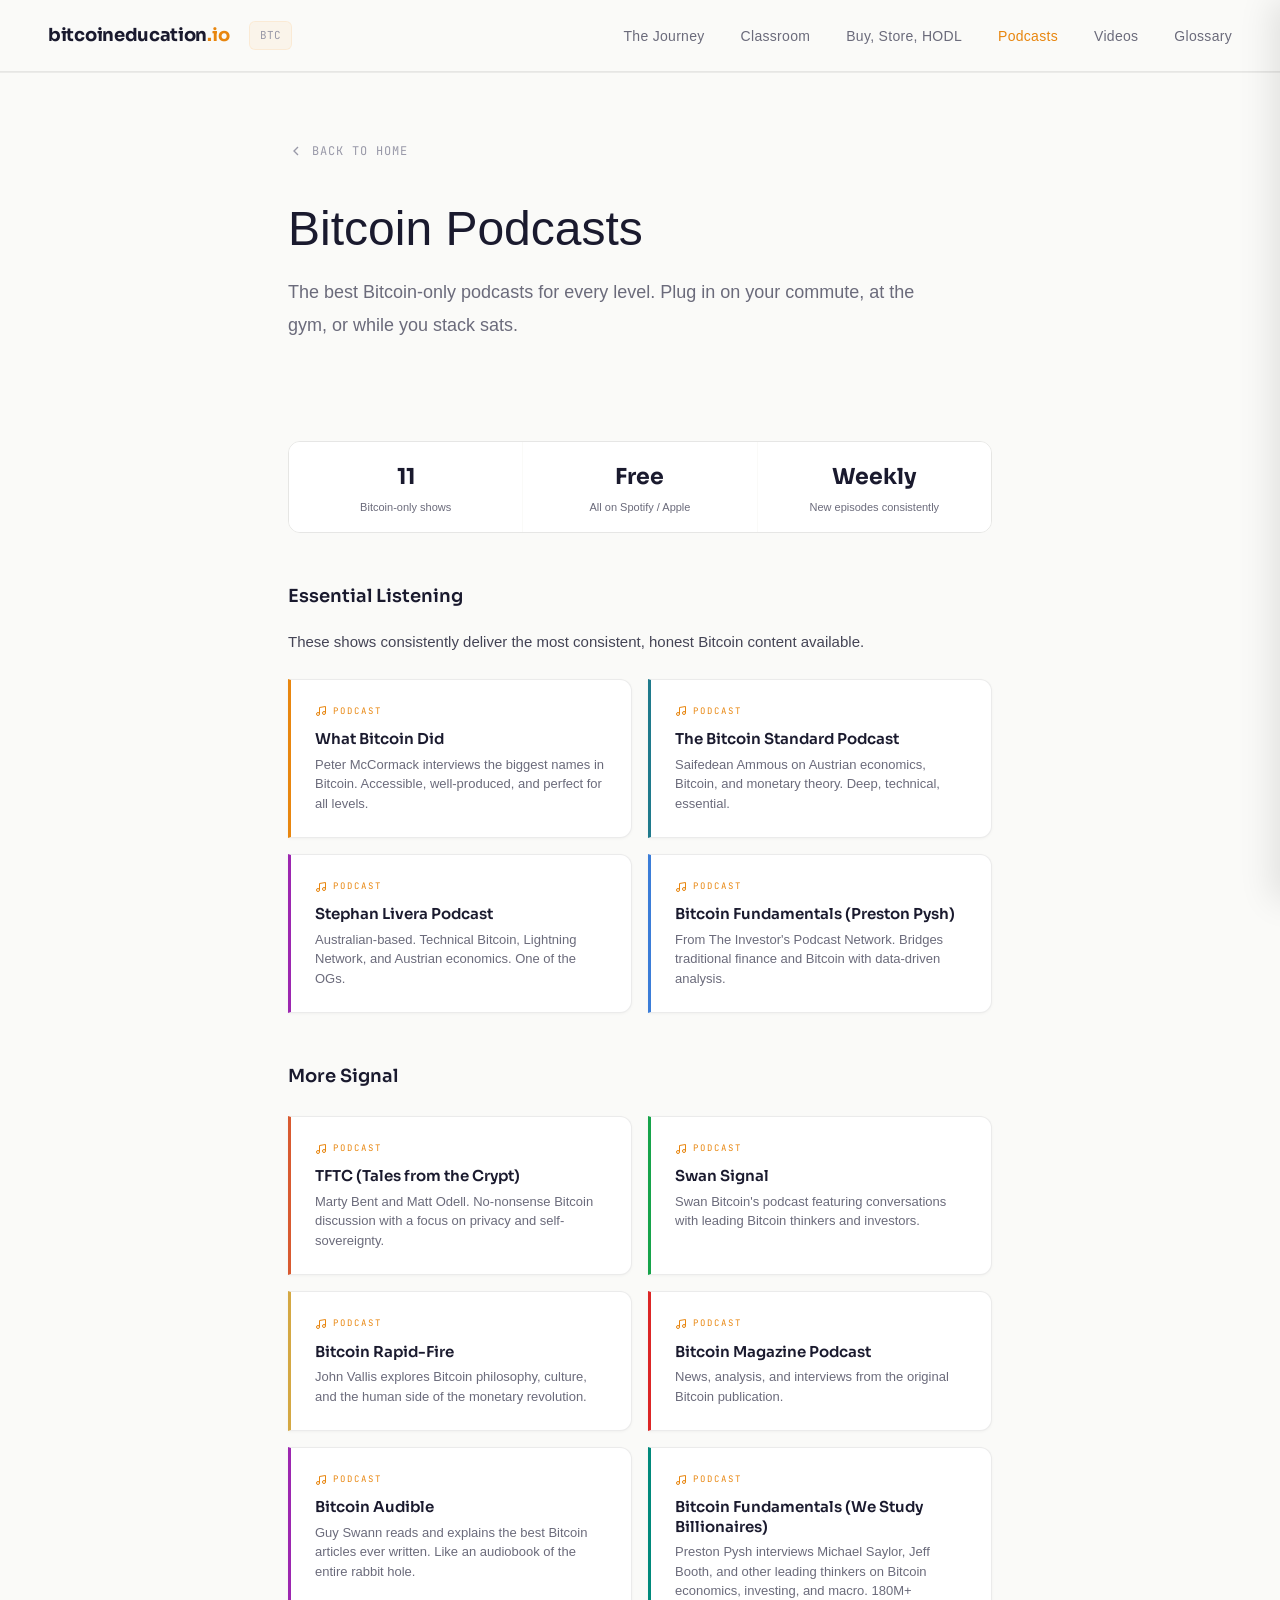
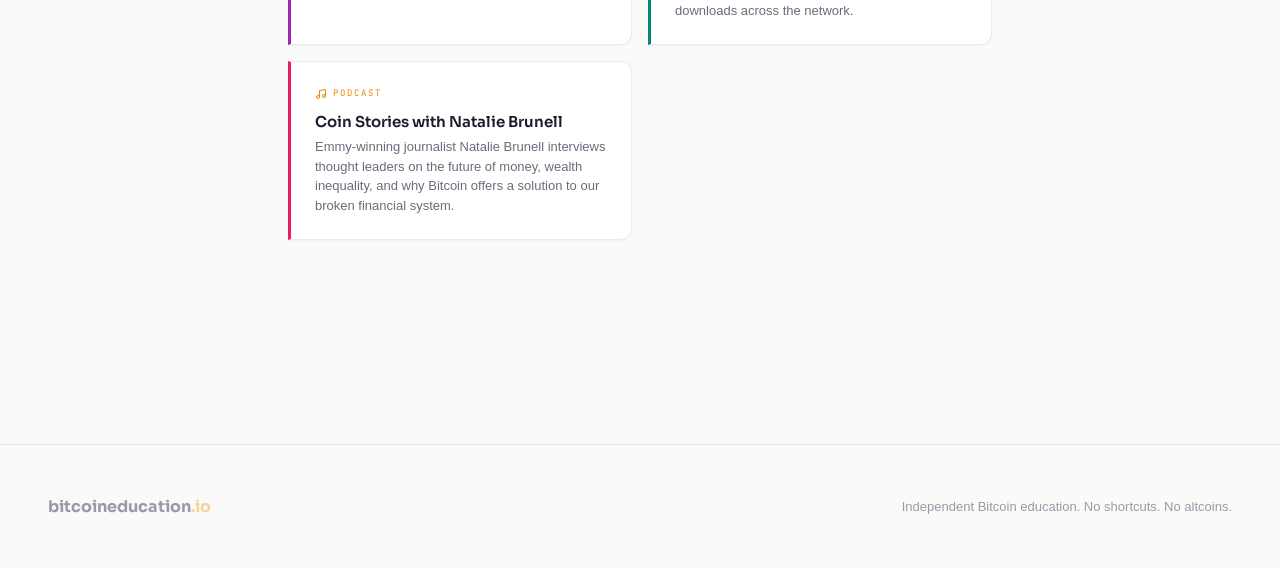
<file: podcasts.html>
<!DOCTYPE html>
<html lang="en">
<head>
  <meta charset="UTF-8">
    <link rel="icon" type="image/svg+xml" href="favicon.svg">
  <link rel="icon" type="image/png" sizes="32x32" href="favicon-32x32.png">
  <link rel="icon" type="image/png" sizes="16x16" href="favicon-16x16.png">
  <link rel="apple-touch-icon" sizes="180x180" href="apple-touch-icon.png">
  <meta name="viewport" content="width=device-width, initial-scale=1.0">
  <meta property="og:title" content="bitcoineducation.io">
  <meta property="og:description" content="Curated resources, structured learning, and a clear path from curious beginner to confident bitcoiner.">
  <meta property="og:image" content="https://bitcoineducation.io/og-image.png">
  <meta property="og:url" content="https://bitcoineducation.io">
  <meta property="og:type" content="website">
  <meta name="twitter:card" content="summary_large_image">
  <meta name="twitter:image" content="https://bitcoineducation.io/og-image.png">
  <title>Bitcoin Podcasts | bitcoineducation.io</title>
  <link rel="preconnect" href="https://fonts.googleapis.com">
  <link href="https://fonts.googleapis.com/css2?family=Sora:wght@300;400;500;600;700;800&family=Inter:wght@400;500;600;700&family=JetBrains+Mono:wght@400;500;600&display=swap" rel="stylesheet">
  <style>

  *, *::before, *::after { margin: 0; padding: 0; box-sizing: border-box; }

  :root {
    --bg-deep: #FAFAF8;
    --bg-surface: #F2F1EE;
    --bg-card: #FFFFFF;
    --bg-card-hover: #F7F6F3;
    --bg-step: #F5F4F1;
    --bitcoin: #E8860F;
    --bitcoin-bright: #F7931A;
    --bitcoin-dim: rgba(232, 134, 15, 0.08);
    --bitcoin-glow: rgba(232, 134, 15, 0.04);
    --text-hero: #1a1a2e;
    --text-primary: #2d2d3d;
    --text-body: #444455;
    --text-secondary: #6b6b7b;
    --text-dim: #9999a8;
    --border: rgba(0,0,0,0.08);
    --border-hover: rgba(232, 134, 15, 0.35);
    --border-subtle: rgba(0,0,0,0.04);
  }

  html { scroll-behavior: smooth; }

  body {
    background: var(--bg-deep);
    color: var(--text-body);
    font-family: 'Outfit', sans-serif;
    -webkit-font-smoothing: antialiased;
    overflow-x: hidden;
    line-height: 1.7;
  }

  /* === PAGE VIEWS === */
  
  

  /* === NAV === */
  nav {
    position: fixed; top: 0; left: 0; right: 0; z-index: 100;
    padding: 0 48px; height: 72px;
    display: flex; align-items: center; justify-content: space-between;
    background: rgba(250, 250, 248, 0.92); box-shadow: 0 1px 0 rgba(0,0,0,0.06);
    backdrop-filter: blur(24px); -webkit-backdrop-filter: blur(24px);
    border-bottom: 1px solid var(--border);
  }
  .nav-left { display: flex; align-items: center; gap: 20px; }
  .nav-logo {
    font-family: 'Sora', sans-serif; font-weight: 700; font-size: 18px;
    color: var(--text-hero); text-decoration: none; letter-spacing: -0.3px;
    cursor: pointer;
  }
  .nav-logo .dot-io { color: var(--bitcoin); }

  /* Live BTC Ticker */
  .btc-ticker {
    font-family: 'JetBrains Mono', monospace; font-size: 11px;
    color: var(--text-dim); background: rgba(247,147,26,0.06);
    border: 1px solid rgba(247,147,26,0.1); border-radius: 6px;
    padding: 4px 10px; display: flex; align-items: center; gap: 6px;
    transition: all 0.3s;
  }
  .btc-ticker .btc-icon { color: var(--bitcoin); font-size: 12px; }
  .btc-ticker .btc-price { color: var(--text-secondary); }

  .nav-links { display: flex; align-items: center; gap: 36px; list-style: none; }
  .nav-links a {
    font-weight: 400; font-size: 14px; color: var(--text-secondary);
    text-decoration: none; letter-spacing: 0.3px; transition: color 0.2s;
    cursor: pointer;
  }
  .nav-links a:hover { color: var(--text-hero); }
  .nav-cta {
    font-family: 'JetBrains Mono', monospace; font-size: 11px; font-weight: 500;
    letter-spacing: 1.5px; text-transform: uppercase; padding: 10px 20px;
    background: transparent; border: 1px solid var(--bitcoin); color: var(--bitcoin);
    border-radius: 6px; text-decoration: none; transition: all 0.3s ease;
    cursor: pointer;
  }
  .nav-cta:hover { background: var(--bitcoin); color: var(--bg-deep); }

  /* === LITE YOUTUBE EMBED === */
  .lite-yt {
    position: relative; width: 100%;
    background: var(--bg-card); border-radius: 12px; overflow: hidden;
    cursor: pointer; border: 1px solid var(--border);
    transition: border-color 0.3s;
  }
  .lite-yt:hover { border-color: var(--border-hover); }
  .lite-yt-thumb {
    position: relative; width: 100%; padding-bottom: 56.25%; overflow: hidden;
  }
  .lite-yt img {
    position: absolute; top: 0; left: 0; width: 100%; height: 100%;
    object-fit: cover; opacity: 0.85; transition: opacity 0.3s;
  }
  .lite-yt:hover img { opacity: 1; }
  .lite-yt .yt-play {
    position: absolute; top: 50%; left: 50%;
    transform: translate(-50%, -50%);
    width: 68px; height: 48px; background: rgba(0,0,0,0.75);
    border-radius: 14px; display: flex; align-items: center; justify-content: center;
    transition: background 0.3s; z-index: 2;
  }
  .lite-yt:hover .yt-play { background: #cc0000; }
  .lite-yt .yt-play svg { width: 24px; height: 24px; fill: #fff; margin-left: 3px; }
  .lite-yt iframe {
    position: absolute; top: 0; left: 0; width: 100%; height: 100%; border: 0;
  }
  .lite-yt .yt-title {
    padding: 10px 14px; font-size: 13px; font-weight: 600;
    color: var(--text-hero); line-height: 1.4;
  }
  .video-grid { display: grid; grid-template-columns: repeat(auto-fit, minmax(300px, 1fr)); gap: 20px; margin: 20px 0 32px; }

  /* === GLOSSARY SEARCH === */
  .glossary-pill {
    padding:6px 14px; border-radius:20px; border:1px solid var(--border);
    background:var(--bg-card); color:var(--text-secondary); font-size:12px;
    cursor:pointer; font-family:'Inter',sans-serif; transition:all 0.2s;
  }
  .glossary-pill:hover { border-color:var(--bitcoin); color:var(--bitcoin); }
  .glossary-pill.active { background:var(--bitcoin); color:#fff; border-color:var(--bitcoin); }
  .glossary-search {
    width: 100%; padding: 14px 20px; font-size: 16px;
    font-family: 'Outfit', sans-serif; color: var(--text-hero);
    background: var(--bg-card); border: 2px solid var(--border);
    border-radius: 10px; outline: none; transition: border-color 0.3s;
    box-shadow: 0 1px 3px rgba(0,0,0,0.04);
  }
  .glossary-search:focus { border-color: var(--bitcoin); }
  .glossary-search::placeholder { color: var(--text-dim); }
  .glossary-stats { font-family: 'JetBrains Mono', monospace; font-size: 12px; color: var(--text-dim); margin: 12px 0 24px; }
  .glossary-term {
    background: var(--bg-card); border: 1px solid var(--border);
    border-radius: 10px; padding: 20px 24px; margin-bottom: 12px;
    display: none; box-shadow: 0 1px 3px rgba(0,0,0,0.04);
    transition: border-color 0.3s;
  }
  .glossary-term.visible { display: block; }
  .glossary-term.title-match { border-left: 3px solid var(--bitcoin); }
  .glossary-term-name {
    font-family: 'Sora', sans-serif; font-weight: 600;
    font-size: 16px; color: var(--text-hero); margin-bottom: 6px;
  }
  .glossary-term-def { font-size: 14px; color: var(--text-body); line-height: 1.7; }
  .glossary-highlight { background: rgba(232,134,15,0.15); padding: 0 3px; border-radius: 3px; }

  /* === EXPANDABLE DETAILS === */
  .info-expand { margin: 16px 0 24px; border: 1px solid var(--border-light); border-radius: 12px; overflow: hidden; }
  .info-expand summary {
    cursor: pointer; padding: 14px 20px; font-weight: 600; font-size: 15px; color: var(--text-hero);
    display: flex; align-items: center; gap: 10px; list-style: none; transition: background 0.2s;
  }
  .info-expand summary::-webkit-details-marker { display: none; }
  .info-expand summary::before { content: ''; display: inline-block; width: 0; height: 0; border-left: 6px solid var(--bitcoin); border-top: 5px solid transparent; border-bottom: 5px solid transparent; transition: transform 0.3s; flex-shrink: 0; }
  .info-expand[open] summary::before { transform: rotate(90deg); }
  .info-expand summary:hover { background: rgba(232,134,15,0.04); }
  .info-expand .info-body { padding: 0 20px 20px; font-size: 14px; line-height: 1.8; color: var(--text-body); }
  .info-expand .info-body p { margin-bottom: 12px; }
  .info-expand .info-body strong { color: var(--text-hero); }

  /* === BOOK CARDS WITH COVERS === */
  .book-grid { display: flex; flex-direction: column; gap: 12px; margin: 20px 0 32px; }
  .book-card {
    display: flex; align-items: flex-start; gap: 16px; padding: 16px; border-radius: 12px;
    border: 1px solid var(--border-light); text-decoration: none; transition: all 0.2s;
  }
  .book-card:hover { border-color: var(--border-hover); transform: translateX(4px); }
  .book-cover { width: 52px; height: auto; border-radius: 4px; box-shadow: 0 2px 8px rgba(0,0,0,0.1); flex-shrink: 0; }
  .book-info { flex: 1; min-width: 0; }
  .book-title { font-weight: 700; font-size: 15px; color: var(--text-hero); margin-bottom: 2px; }
  .book-author { font-family: 'JetBrains Mono', monospace; font-size: 11px; color: var(--bitcoin); margin-bottom: 6px; text-transform: uppercase; letter-spacing: 0.5px; }
  .book-desc { font-size: 13px; color: var(--text-body); line-height: 1.6; }


  

  

  /* === TWEET EMBEDS === */
  .tweet-grid { display: grid; grid-template-columns: repeat(auto-fit, minmax(300px, 1fr)); gap: 16px; margin: 20px 0 32px; }
  .tweet-grid .twitter-tweet { margin: 0 !important; }
  .stat-card:hover { border-color: var(--bitcoin) !important; }

  /* Section tint for alternating backgrounds */
  .section-tint {
    margin: 0 -48px; padding: 32px 48px;
    background: var(--bg-surface); border-radius: 0;
  }
  @media (max-width: 768px) { .section-tint { margin: 0 -20px; padding: 24px 20px; } }

  /* Action flow visual */
  .action-flow {
    display: flex; align-items: center; gap: 0; margin: 24px 0 32px;
  }
  .action-flow-step {
    flex: 1; text-align: center; padding: 20px 12px;
    background: var(--bg-card); border: 1px solid var(--border); border-radius: 14px;
    position: relative;
  }
  .action-flow-step.highlight { border-color: var(--bitcoin); background: rgba(232,134,15,0.04); }
  .action-flow-num {
    width: 32px; height: 32px; border-radius: 50%; background: var(--bitcoin);
    color: #fff; font-family: 'JetBrains Mono', monospace; font-size: 14px; font-weight: 700;
    display: flex; align-items: center; justify-content: center; margin: 0 auto 10px;
  }
  .action-flow-title { font-weight: 700; font-size: 14px; color: var(--text-hero); margin-bottom: 4px; }
  .action-flow-desc { font-size: 12px; color: var(--text-secondary); line-height: 1.4; }
  .action-flow-arrow {
    flex-shrink: 0; width: 32px; display: flex; align-items: center; justify-content: center;
    color: var(--bitcoin); font-size: 20px;
  }
  @media (max-width: 768px) {
    .action-flow { flex-direction: column; gap: 0; }
    .action-flow-arrow { transform: rotate(90deg); width: auto; height: 32px; }
  }

  /* Podcast accent bar */
  .podcast-card { position: relative; overflow: hidden; }
  .podcast-card::before {
    content: ''; position: absolute; top: 0; left: 0; width: 4px; height: 100%;
    background: var(--accent, var(--bitcoin)); border-radius: 4px 0 0 4px;
  }

  /* Classroom featured card */
  .featured-card {
    border: 2px solid var(--bitcoin) !important;
    background: rgba(232,134,15,0.03) !important;
    position: relative;
  }
  .featured-badge {
    position: absolute; top: 12px; right: 12px;
    font-family: 'JetBrains Mono', monospace; font-size: 9px; font-weight: 700;
    text-transform: uppercase; letter-spacing: 1.5px; padding: 4px 10px;
    background: var(--bitcoin); color: #fff; border-radius: 6px;
  }

  /* Classroom section divider */
  .classroom-divider {
    display: flex; align-items: center; gap: 16px; margin: 48px 0 24px;
    padding-top: 32px; border-top: 1px solid var(--border);
  }
  .classroom-divider-icon {
    width: 40px; height: 40px; border-radius: 10px; display: flex;
    align-items: center; justify-content: center; flex-shrink: 0;
  }
  .classroom-divider h3 { margin: 0; }

  /* === JOURNEY PROGRESS BAR === */
  .journey-progress {
    position: fixed; top: 72px; left: 0; right: 0; z-index: 99;
    background: rgba(250, 250, 248, 0.95);
    backdrop-filter: blur(16px); -webkit-backdrop-filter: blur(16px);
    border-bottom: 1px solid var(--border);
    padding: 14px 24px 28px; display: none;
  }
  .journey-progress.visible { display: block; }
  .progress-track {
    display: flex; align-items: flex-start; justify-content: center;
    gap: 0; max-width: 800px; margin: 0 auto;
  }
  .progress-node {
    display: flex; flex-direction: column; align-items: center;
    width: 64px; cursor: pointer; transition: all 0.3s ease; flex-shrink: 0;
    text-decoration: none; position: relative;
  }
  .progress-num {
    display: flex; align-items: center; justify-content: center;
    width: 30px; height: 30px; border-radius: 50%;
    font-family: 'JetBrains Mono', monospace; font-size: 11px; font-weight: 700;
  }
  .progress-node.completed .progress-num {
    background: rgba(247, 147, 26, 0.15); border: 1.5px solid rgba(247, 147, 26, 0.4);
    color: var(--bitcoin);
  }
  .progress-node.active .progress-num {
    background: var(--bitcoin); border: 2px solid var(--bitcoin);
    color: var(--bg-deep); box-shadow: 0 0 16px rgba(247, 147, 26, 0.4);
  }
  .progress-node.upcoming .progress-num {
    background: var(--bg-card); border: 1.5px solid var(--border);
    color: var(--text-dim);
  }
  .progress-label {
    font-family: 'JetBrains Mono', monospace;
    font-size: 8px; letter-spacing: 0.3px; text-align: center;
    color: var(--text-dim); font-weight: 500; margin-top: 6px;
    line-height: 1.2; white-space: nowrap;
  }
  .progress-node.active .progress-label { color: var(--bitcoin); font-weight: 700; }
  .progress-line {
    width: 16px; height: 2px; flex-shrink: 0; margin-top: 14px;
  }
  .progress-line.completed { background: rgba(247, 147, 26, 0.3); }
  .progress-line:not(.completed) { background: var(--border); }

  /* === HERO === */
  .hero {
    min-height: 100vh; display: flex; flex-direction: column;
    justify-content: center; align-items: center; text-align: center;
    padding: 120px 48px 80px; position: relative; overflow: hidden;
  }

  /* Animated hero background - subtle flowing dots */
  .hero-bg-canvas {
    position: absolute; top: 0; left: 0; width: 100%; height: 100%;
    z-index: 0; opacity: 0.4;
  }

  .hero-content {
    position: relative; z-index: 1; max-width: 720px;
  }
  .hero-badge {
    display: inline-flex; align-items: center; gap: 10px;
    padding: 8px 18px; border: 1px solid var(--border);
    border-radius: 100px; margin-bottom: 32px;
    font-family: 'JetBrains Mono', monospace; font-size: 10px;
    letter-spacing: 2px; text-transform: uppercase;
    color: var(--text-dim);
  }
  .hero-badge-dot {
    width: 6px; height: 6px; border-radius: 50%;
    background: var(--bitcoin); box-shadow: 0 0 12px var(--bitcoin);
    animation: pulse 2s ease infinite;
  }
  @keyframes pulse { 0%, 100% { opacity: 1; } 50% { opacity: 0.4; } }

  .hero h1 {
    font-family: 'Outfit', sans-serif; font-weight: 200;
    font-size: clamp(38px, 5.5vw, 64px); line-height: 1.1;
    color: var(--text-hero); margin-bottom: 24px;
    letter-spacing: -1.5px;
  }
  .hero h1 em { font-style: normal; font-weight: 600; color: var(--bitcoin); }
  .hero-sub {
    font-weight: 300; font-size: 18px; line-height: 1.8;
    color: var(--text-secondary); max-width: 560px; margin: 0 auto 40px;
  }
  .hero-actions { display: flex; justify-content: center; gap: 16px; }
  .btn-primary {
    font-family: 'JetBrains Mono', monospace; font-size: 12px; font-weight: 500;
    letter-spacing: 1.5px; text-transform: uppercase; padding: 14px 32px;
    background: var(--bitcoin); color: var(--bg-deep);
    border: none; border-radius: 8px; cursor: pointer;
    text-decoration: none; transition: all 0.3s ease;
  }
  .btn-primary:hover { background: var(--bitcoin-bright); transform: translateY(-1px); box-shadow: 0 8px 24px rgba(247, 147, 26, 0.25); }
  .btn-ghost {
    font-family: 'JetBrains Mono', monospace; font-size: 12px; font-weight: 500;
    letter-spacing: 1.5px; text-transform: uppercase; padding: 14px 32px;
    background: transparent; color: var(--text-secondary);
    border: 1px solid var(--border); border-radius: 8px;
    cursor: pointer; text-decoration: none; transition: all 0.3s ease;
  }
  .btn-ghost:hover { border-color: var(--text-dim); color: var(--text-hero); }

  .hero-scroll-hint {
    position: absolute; bottom: 40px; left: 50%; transform: translateX(-50%);
    display: flex; flex-direction: column; align-items: center; gap: 8px;
    font-family: 'JetBrains Mono', monospace; font-size: 9px;
    letter-spacing: 2px; text-transform: uppercase; color: var(--text-dim);
  }
  .scroll-line {
    width: 1px; height: 40px;
    background: linear-gradient(to bottom, var(--text-dim), transparent);
    animation: scrollPulse 2s ease infinite;
  }
  @keyframes scrollPulse { 0%, 100% { opacity: 1; } 50% { opacity: 0.3; } }

  /* === IMPACT STATS === */
  .impact-section {
    padding: 80px 48px;
    border-top: 1px solid var(--border);
    background: var(--bg-surface);
  }
  .impact-label {
    text-align: center; font-family: 'JetBrains Mono', monospace;
    font-size: 12px; letter-spacing: 3px; text-transform: uppercase;
    color: var(--text-secondary); margin-bottom: 48px;
    text-shadow: 0 0 20px rgba(144, 144, 168, 0.15);
  }
  .impact-grid {
    display: grid; grid-template-columns: repeat(3, 1fr);
    gap: 20px; max-width: 1100px; margin: 0 auto;
  }
  .impact-card {
    background: var(--bg-card); border: 1px solid var(--border);
    border-radius: 12px; padding: 32px 24px; text-align: center;
    position: relative; overflow: hidden; transition: all 0.3s ease;
    box-shadow: 0 1px 3px rgba(0,0,0,0.04);
  }
  .impact-card::before {
    content: ''; position: absolute; top: 0; left: 0; right: 0; height: 2px;
    background: linear-gradient(90deg, transparent, var(--bitcoin), transparent);
    opacity: 0; transition: opacity 0.3s;
  }
  .impact-card:hover::before { opacity: 1; }
  .impact-card:hover { border-color: var(--border-hover); }
  .impact-number {
    font-family: 'Sora', sans-serif; font-weight: 800;
    font-size: 32px; color: var(--bitcoin); margin-bottom: 8px;
    line-height: 1;
  }
  .impact-desc {
    font-size: 13px; color: var(--text-secondary); line-height: 1.5;
  }

  /* Source button */
  .source-btn {
    display: inline-flex; align-items: center; gap: 5px;
    margin-top: 12px; padding: 4px 10px;
    background: rgba(0,0,0,0.02);
    border: 1px solid rgba(0,0,0,0.06);
    border-radius: 4px; cursor: pointer;
    font-family: 'JetBrains Mono', monospace; font-size: 9px;
    color: var(--text-dim); letter-spacing: 0.5px;
    transition: all 0.2s ease; position: relative;
  }
  .source-btn:hover {
    background: rgba(247, 147, 26, 0.06);
    border-color: rgba(247, 147, 26, 0.2);
    color: var(--bitcoin);
  }
  .source-btn svg { width: 10px; height: 10px; flex-shrink: 0; }

  /* Citation ref */
  .ref-sup {
    font-family: 'JetBrains Mono', monospace; font-size: 10px;
    color: var(--bitcoin); cursor: pointer; vertical-align: super;
    text-decoration: none; margin-left: 2px;
  }
  .ref-sup:hover { text-decoration: underline; }

  /* === MULTI-CURRENCY PURCHASING POWER CARD === */
  .currency-card {
    background: var(--bg-card); border: 1px solid var(--border);
    border-radius: 12px; padding: 28px 24px;
    position: relative; overflow: hidden; transition: all 0.3s ease;
    grid-column: span 3;
  }
  .currency-card::before {
    content: ''; position: absolute; top: 0; left: 0; right: 0; height: 2px;
    background: linear-gradient(90deg, transparent, var(--bitcoin), transparent);
    opacity: 0; transition: opacity 0.3s;
  }
  .currency-card:hover::before { opacity: 1; }
  .currency-card:hover { border-color: var(--border-hover); }
  .currency-card-header {
    display: flex; justify-content: space-between; align-items: flex-start;
    margin-bottom: 20px;
  }
  .currency-card-title {
    font-family: 'Sora', sans-serif; font-weight: 700;
    font-size: 18px; color: var(--text-hero); margin-bottom: 4px;
  }
  .currency-card-subtitle {
    font-size: 13px; color: var(--text-secondary); font-weight: 300;
  }
  .currency-card-since {
    font-family: 'JetBrains Mono', monospace; font-size: 10px;
    letter-spacing: 1.5px; text-transform: uppercase;
    color: var(--bitcoin); padding: 4px 10px;
    border: 1px solid rgba(247,147,26,0.2); border-radius: 4px;
    white-space: nowrap;
  }
  .currency-bars { display: flex; flex-direction: column; gap: 10px; }
  .currency-row {
    display: flex; align-items: center; gap: 12px;
  }
  .currency-label {
    font-family: 'JetBrains Mono', monospace; font-size: 12px;
    font-weight: 700; color: var(--text-secondary);
    min-width: 36px; text-align: right;
  }
  .currency-bar-track {
    flex: 1; height: 10px; background: rgba(0,0,0,0.06);
    border-radius: 5px; overflow: hidden;
  }
  .currency-bar-fill {
    height: 100%; width: 0; border-radius: 5px;
    background: linear-gradient(90deg, #e05555, #ff4444);
    transition: width 1.2s cubic-bezier(0.25, 0.46, 0.45, 0.94);
  }
  .currency-bar-fill.gold-bar {
    background: linear-gradient(90deg, var(--bitcoin), var(--bitcoin-bright));
  }
  .currency-pct {
    font-family: 'JetBrains Mono', monospace; font-size: 14px;
    font-weight: 700; color: #dc2626; min-width: 40px;
  }
  .currency-pct.gold-pct, .currency-label.gold-pct { color: var(--bitcoin); }
  .currency-note {
    font-size: 11px; color: var(--text-dim); margin-top: 12px;
    line-height: 1.5; font-style: italic;
  }

  /* === TRANSITION === */
  .transition-section {
    padding: 80px 48px; text-align: center;
    max-width: 800px; margin: 0 auto;
  }
  .transition-section p {
    font-weight: 200; font-size: clamp(20px, 2.5vw, 26px);
    line-height: 1.7; color: var(--text-secondary);
  }
  .transition-section em { font-style: normal; color: var(--bitcoin); font-weight: 400; }

  /* === FEATURED VOICES === */
  .voices-section {
    padding: 60px 48px 80px;
    border-top: 1px solid var(--border);
  }
  .voices-label {
    text-align: center; font-family: 'JetBrains Mono', monospace;
    font-size: 11px; letter-spacing: 3px; text-transform: uppercase;
    color: var(--text-dim); margin-bottom: 40px;
  }
  .voices-grid {
    display: grid; grid-template-columns: repeat(3, 1fr);
    gap: 20px; max-width: 1100px; margin: 0 auto;
  }
  .voice-card {
    background: var(--bg-card); border: 1px solid var(--border);
    border-radius: 12px; padding: 28px; position: relative;
    transition: all 0.3s ease;
    box-shadow: 0 1px 3px rgba(0,0,0,0.04);
  }
  .voice-card:hover { border-color: var(--border-hover); }
  .voice-quote-mark {
    font-family: 'Sora', sans-serif; font-size: 48px; font-weight: 800;
    color: rgba(247, 147, 26, 0.15); line-height: 1; margin-bottom: -8px;
  }
  .voice-quote {
    font-weight: 300; font-size: 15px; line-height: 1.7;
    color: var(--text-primary); margin-bottom: 16px;
    font-style: italic;
  }
  .voice-name {
    font-family: 'Sora', sans-serif; font-weight: 600;
    font-size: 13px; color: var(--text-hero);
  }
  .voice-title {
    font-size: 12px; color: var(--text-dim); margin-top: 2px;
  }

  /* === RESERVE CALLOUT === */
  .reserve-callout {
    max-width: 1100px; margin: 32px auto 0; padding: 0;
  }
  .reserve-inner {
    background: var(--bg-card); border: 1px solid var(--border);
    border-radius: 14px; padding: 36px 40px;
    position: relative; overflow: hidden;
  }
  .reserve-inner::before {
    content: ''; position: absolute; left: 0; top: 0; bottom: 0; width: 3px;
    background: linear-gradient(to bottom, var(--bitcoin), transparent);
  }
  .reserve-icon { font-size: 28px; margin-bottom: 12px; }
  .reserve-title {
    font-family: 'Sora', sans-serif; font-weight: 700;
    font-size: 17px; color: var(--text-hero); margin-bottom: 12px;
  }
  .reserve-text {
    font-weight: 300; font-size: 14px; line-height: 1.8;
    color: var(--text-secondary);
  }
  .reserve-text strong { color: var(--text-primary); font-weight: 500; }

  /* === JOURNEY SECTION === */
  .journey-section {
    padding: 100px 48px 80px;
  }
  .section-header { text-align: center; margin-bottom: 56px; }
  .section-overline {
    font-family: 'JetBrains Mono', monospace; font-size: 11px;
    letter-spacing: 3px; text-transform: uppercase;
    color: var(--bitcoin); margin-bottom: 16px;
  }
  .section-title {
    font-family: 'Outfit', sans-serif; font-weight: 200;
    font-size: clamp(28px, 3.5vw, 40px); color: var(--text-hero);
    margin-bottom: 12px;
  }
  .section-desc {
    font-weight: 300; font-size: 16px; color: var(--text-secondary);
    max-width: 540px; margin: 0 auto;
  }

  .journey-steps {
    max-width: 760px; margin: 0 auto;
    display: flex; flex-direction: column; gap: 12px;
  }
  .journey-step {
    background: var(--bg-card); border: 1px solid var(--border);
    border-radius: 12px; overflow: hidden; transition: all 0.3s ease;
    box-shadow: 0 1px 3px rgba(0,0,0,0.04);
  }
  .journey-step:hover { border-color: var(--border-hover); }
  .step-header {
    display: flex; align-items: center; gap: 20px;
    padding: 20px 24px; cursor: pointer;
  }
  .step-number {
    width: 38px; height: 38px; border-radius: 50%;
    border: 1.5px solid rgba(247, 147, 26, 0.3);
    display: flex; align-items: center; justify-content: center;
    font-family: 'JetBrains Mono', monospace; font-size: 14px; font-weight: 700;
    color: var(--bitcoin); flex-shrink: 0;
    background: var(--bitcoin-dim);
  }
  .step-header-text { flex: 1; }
  .step-title {
    font-family: 'Sora', sans-serif; font-weight: 600;
    font-size: 16px; color: var(--text-hero); margin-bottom: 2px;
  }
  .step-subtitle { font-size: 13px; color: var(--text-dim); font-weight: 300; }
  .step-chevron {
    width: 20px; height: 20px; color: var(--text-dim);
    transition: transform 0.3s ease; flex-shrink: 0;
  }
  .journey-step.active .step-chevron { transform: rotate(180deg); color: var(--bitcoin); }
  .step-body {
    max-height: 0; overflow: hidden; transition: max-height 0.4s ease;
  }
  .journey-step.active .step-body { max-height: 500px; }
  .step-body-inner {
    padding: 0 24px 24px 82px;
  }
  .step-description {
    font-weight: 300; font-size: 14px; line-height: 1.8;
    color: var(--text-secondary); margin-bottom: 16px;
  }
  /* Reading time badges */
  .step-time-badge {
    display: inline-flex; align-items: center; gap: 5px;
    font-family: 'JetBrains Mono', monospace; font-size: 10px;
    letter-spacing: 0.5px; color: var(--text-dim);
    background: rgba(0,0,0,0.02); border: 1px solid var(--border);
    border-radius: 4px; padding: 3px 8px; margin-bottom: 12px;
  }
  .step-time-badge svg { width: 10px; height: 10px; }
  .step-resources {
    display: flex; flex-wrap: wrap; gap: 8px; margin-bottom: 16px;
  }
  .resource-tag {
    display: inline-flex; align-items: center; gap: 6px;
    font-family: 'JetBrains Mono', monospace; font-size: 11px;
    color: var(--text-secondary); background: rgba(0,0,0,0.03);
    border: 1px solid var(--border); border-radius: 6px;
    padding: 6px 12px; text-decoration: none; transition: all 0.2s;
  }
  .resource-tag:hover { border-color: var(--border-hover); color: var(--bitcoin); }
  .resource-tag svg { width: 12px; height: 12px; }
  .step-deep-dive {
    display: inline-flex; align-items: center; gap: 8px;
    font-family: 'JetBrains Mono', monospace; font-size: 12px;
    font-weight: 500; letter-spacing: 0.5px;
    color: var(--bitcoin); text-decoration: none;
    padding: 10px 18px; background: var(--bitcoin-dim);
    border: 1px solid rgba(247,147,26,0.15); border-radius: 8px;
    cursor: pointer; transition: all 0.3s ease;
  }
  .step-deep-dive:hover {
    background: rgba(247, 147, 26, 0.15);
    border-color: rgba(247, 147, 26, 0.3);
  }
  .step-deep-dive svg { width: 14px; height: 14px; }

  /* === STEP PAGE === */
  .step-page-hero {
    padding: 140px 48px 60px; max-width: 800px; margin: 0 auto;
  }
  .step-page-back {
    display: inline-flex; align-items: center; gap: 8px;
    font-family: 'JetBrains Mono', monospace; font-size: 12px;
    letter-spacing: 1px; text-transform: uppercase;
    color: var(--text-dim); text-decoration: none;
    margin-bottom: 40px; cursor: pointer; transition: color 0.2s;
  }
  .step-page-back:hover { color: var(--bitcoin); }
  .step-page-back svg { width: 16px; height: 16px; }
  .step-page-overline {
    font-family: 'JetBrains Mono', monospace; font-size: 12px;
    letter-spacing: 3px; text-transform: uppercase;
    color: var(--bitcoin); margin-bottom: 16px;
  }
  .step-page-title {
    font-family: 'Outfit', sans-serif; font-weight: 200;
    font-size: clamp(32px, 4.5vw, 48px); color: var(--text-hero);
    line-height: 1.15; margin-bottom: 20px;
  }
  .step-page-intro {
    font-weight: 300; font-size: 18px; line-height: 1.8;
    color: var(--text-secondary); max-width: 640px;
  }
  .step-page-time {
    display: inline-flex; align-items: center; gap: 6px;
    font-family: 'JetBrains Mono', monospace; font-size: 11px;
    color: var(--text-dim); margin-top: 16px;
    background: rgba(0,0,0,0.02); border: 1px solid var(--border);
    border-radius: 6px; padding: 6px 14px;
  }
  .step-page-time svg { width: 14px; height: 14px; }

  .step-page-content {
    max-width: 800px; margin: 0 auto; padding: 40px 48px 120px;
  }
  .step-page-content h3 {
    font-family: 'Sora', sans-serif; font-weight: 600;
    font-size: 18px; color: var(--text-hero); margin-bottom: 16px;
    margin-top: 48px;
  }
  .step-page-content h3:first-child { margin-top: 0; }
  .step-page-content p {
    font-size: 15px; line-height: 1.8; color: var(--text-body);
    margin-bottom: 20px;
  }
  .resource-grid {
    display: grid; grid-template-columns: repeat(auto-fill, minmax(280px, 1fr));
    gap: 16px; margin: 24px 0;
  }
  .resource-card {
    background: var(--bg-card); border: 1px solid var(--border);
    border-radius: 12px; padding: 24px; transition: all 0.3s ease;
    text-decoration: none; display: block;
    box-shadow: 0 1px 3px rgba(0,0,0,0.04);
  }
  .resource-card:hover {
    border-color: var(--border-hover); transform: translateY(-2px);
    box-shadow: 0 8px 24px rgba(0,0,0,0.08);
  }
  .resource-card-type {
    font-family: 'JetBrains Mono', monospace; font-size: 9px;
    letter-spacing: 2px; text-transform: uppercase;
    color: var(--bitcoin); margin-bottom: 10px;
    display: flex; align-items: center; gap: 6px;
  }
  .resource-card-type svg { width: 12px; height: 12px; }
  .resource-card-title {
    font-family: 'Sora', sans-serif; font-weight: 600;
    font-size: 15px; color: var(--text-hero); margin-bottom: 6px;
    line-height: 1.3;
  }
  .resource-card-desc {
    font-size: 13px; color: var(--text-secondary); line-height: 1.5;
  }
  .crash-pattern {
    background: var(--bg-card); border: 1px solid var(--border);
    border-radius: 14px; padding: 36px; margin: 32px 0;
  }
  .crash-pattern-label {
    font-family: 'JetBrains Mono', monospace; font-size: 10px;
    letter-spacing: 2px; text-transform: uppercase;
    color: var(--text-dim); margin-bottom: 24px;
  }
  .crash-items { display: flex; flex-direction: column; gap: 16px; }
  .crash-item { display: flex; align-items: center; gap: 16px; }
  .crash-prices {
    font-family: 'JetBrains Mono', monospace; font-size: 14px;
    min-width: 220px;
  }
  .crash-high { color: var(--text-hero); font-weight: 500; }
  .crash-arrow { color: var(--text-dim); margin: 0 4px; }
  .crash-low { color: #e05555; font-weight: 500; }
  .crash-bar {
    flex: 1; height: 6px; background: rgba(0,0,0,0.06);
    border-radius: 3px; overflow: hidden;
  }
  .crash-bar-fill {
    height: 100%; border-radius: 3px;
    background: linear-gradient(90deg, #e05555, var(--bitcoin));
  }
  .crash-then {
    font-family: 'JetBrains Mono', monospace; font-size: 11px;
    color: #16a34a; min-width: 100px; text-align: right;
  }
  .step-page-nav {
    display: flex; justify-content: space-between; align-items: center;
    padding: 40px 0; border-top: 1px solid var(--border);
    margin-top: 60px;
  }
  .step-nav-btn {
    display: inline-flex; align-items: center; gap: 10px;
    padding: 14px 22px; background: var(--bg-card);
    border: 1px solid var(--border); border-radius: 8px;
    text-decoration: none; transition: all 0.2s; cursor: pointer;
  }
  .step-nav-btn:hover { border-color: var(--border-hover); }
  .step-nav-label {
    font-family: 'JetBrains Mono', monospace; font-size: 9px;
    letter-spacing: 1.5px; text-transform: uppercase;
    color: var(--text-dim);
  }
  .step-nav-title {
    font-size: 14px; color: var(--text-hero); font-weight: 500;
  }
  .step-nav-btn svg { width: 16px; height: 16px; color: var(--text-dim); }

  /* === CTA BAND === */
  .cta-band {
    box-shadow: 0 2px 8px rgba(0,0,0,0.04);
    margin: 0 48px; padding: 56px;
    background: var(--bg-card); border: 1px solid var(--border);
    border-radius: 16px; display: flex; align-items: center;
    justify-content: space-between; gap: 40px;
    position: relative; overflow: hidden;
  }
  .cta-band::before {
    content: ''; position: absolute; top: 0; left: 0; right: 0; height: 1px;
    background: linear-gradient(90deg, transparent, var(--bitcoin), transparent);
  }
  .cta-band-content h3 {
    font-family: 'Outfit', sans-serif; font-weight: 600;
    font-size: 24px; color: var(--text-hero); margin-bottom: 8px;
  }
  .cta-band-content p {
    font-weight: 300; font-size: 15px; color: var(--text-secondary); line-height: 1.6;
  }

  /* === FOOTER === */
  footer {
    margin-top: 60px; padding: 48px;
    border-top: 1px solid var(--border);
    display: flex; justify-content: space-between; align-items: center;
  }
  .footer-logo {
    font-family: 'Sora', sans-serif; font-weight: 700;
    font-size: 16px; color: var(--text-dim);
  }
  .footer-logo .dot-io { color: rgba(247,147,26,0.4); }
  .footer-text { font-size: 13px; color: var(--text-dim); }
  .footer-email a {
    font-family: 'JetBrains Mono', monospace; font-size: 12px;
    color: var(--text-dim); text-decoration: none; transition: color 0.2s;
  }
  .footer-email a:hover { color: var(--bitcoin); }

  /* === TOOLTIP === */
  .tooltip-overlay {
    position: fixed; top: 0; left: 0; right: 0; bottom: 0;
    background: rgba(0,0,0,0.7); backdrop-filter: blur(6px);
    z-index: 200; display: flex; align-items: center; justify-content: center;
    opacity: 0; pointer-events: none; transition: opacity 0.3s;
    padding: 20px;
  }
  .tooltip-overlay.active { opacity: 1; pointer-events: all; }
  .tooltip-card {
    background: var(--bg-card); border: 1px solid var(--border);
    border-radius: 16px; padding: 32px; max-width: 480px; width: 100%;
    position: relative;
    box-shadow: 0 16px 48px rgba(0,0,0,0.12);
  }
  .tooltip-close {
    position: absolute; top: 16px; right: 16px;
    background: none; border: none; color: var(--text-dim);
    font-size: 24px; cursor: pointer; transition: color 0.2s;
    line-height: 1;
  }
  .tooltip-close:hover { color: var(--text-hero); }
  .tooltip-stat {
    font-family: 'Sora', sans-serif; font-weight: 700;
    font-size: 20px; color: var(--text-hero); margin-bottom: 12px;
  }
  .tooltip-claim {
    font-weight: 300; font-size: 14px; line-height: 1.7;
    color: var(--text-body); margin-bottom: 20px;
  }
  .tooltip-citation-label {
    font-family: 'JetBrains Mono', monospace; font-size: 9px;
    letter-spacing: 2px; text-transform: uppercase;
    color: var(--text-dim); margin-bottom: 6px;
  }
  .tooltip-citation {
    font-size: 13px; color: var(--text-secondary); line-height: 1.6;
    margin-bottom: 16px;
  }
  .tooltip-link {
    display: inline-flex; align-items: center; gap: 6px;
    font-family: 'JetBrains Mono', monospace; font-size: 12px;
    color: var(--bitcoin); text-decoration: none; transition: opacity 0.2s;
  }
  .tooltip-link:hover { opacity: 0.8; }
  .tooltip-link svg { width: 14px; height: 14px; }

  /* === SCROLL REVEAL === */
  .reveal {
    opacity: 0; transform: translateY(20px);
    transition: opacity 0.6s ease, transform 0.6s ease;
  }
  .reveal.visible { opacity: 1; transform: translateY(0); }
  .reveal-delay-1 { transition-delay: 0.1s; }
  .reveal-delay-2 { transition-delay: 0.2s; }
  .reveal-delay-3 { transition-delay: 0.3s; }

  /* === RESPONSIVE === */
  /* === HAMBURGER + MOBILE NAV === */
  .hamburger {
    display: none; background: none; border: none; cursor: pointer; padding: 8px;
    flex-direction: column; gap: 5px; z-index: 1001;
  }
  .hamburger span {
    display: block; width: 22px; height: 2px; background: var(--text-hero);
    border-radius: 2px; transition: all 0.3s;
  }
  .hamburger.active span:nth-child(1) { transform: rotate(45deg) translate(5px, 5px); }
  .hamburger.active span:nth-child(2) { opacity: 0; }
  .hamburger.active span:nth-child(3) { transform: rotate(-45deg) translate(5px, -5px); }

  .mobile-nav-overlay {
    position: fixed; inset: 0; background: rgba(0,0,0,0.4); z-index: 999;
    opacity: 0; pointer-events: none; transition: opacity 0.3s;
  }
  .mobile-nav-overlay.active { opacity: 1; pointer-events: auto; }

  .mobile-nav-panel {
    position: fixed; top: 0; right: 0; bottom: 0; width: 280px; z-index: 1000;
    background: #FAFAF8; box-shadow: -8px 0 32px rgba(0,0,0,0.1);
    transform: translateX(100%); transition: transform 0.3s ease;
    display: flex; flex-direction: column; padding: 24px;
  }
  .mobile-nav-panel.active { transform: translateX(0); }

  .mobile-nav-header {
    display: flex; justify-content: space-between; align-items: center;
    padding-bottom: 24px; border-bottom: 1px solid var(--border);
  }
  .mobile-nav-close {
    background: none; border: none; font-size: 28px; color: var(--text-dim);
    cursor: pointer; padding: 4px 8px; line-height: 1;
  }
  .mobile-nav-close:hover { color: var(--text-hero); }

  .mobile-nav-links {
    display: flex; flex-direction: column; gap: 0; padding: 16px 0; flex: 1;
  }
  .mobile-nav-links a {
    font-size: 16px; font-weight: 500; color: var(--text-hero);
    text-decoration: none; padding: 14px 0;
    border-bottom: 1px solid var(--border-light);
    cursor: pointer; transition: color 0.2s;
  }
  .mobile-nav-links a:hover { color: var(--bitcoin); }

  .mobile-nav-cta {
    display: block; text-align: center; padding: 14px 24px;
    background: var(--bitcoin); color: #fff; border-radius: 10px;
    font-family: 'JetBrains Mono', monospace; font-size: 12px;
    font-weight: 600; letter-spacing: 1px; text-transform: uppercase;
    text-decoration: none; cursor: pointer; margin-top: 16px;
    transition: opacity 0.2s;
  }
  .mobile-nav-cta:hover { opacity: 0.85; }

  @media (max-width: 768px) {
    nav { padding: 0 20px; }
    .nav-links { display: none; }
    .nav-cta { display: none; }
    .hamburger { display: flex; }
    .nav-left { gap: 12px; }
    .btc-ticker { font-size: 10px; padding: 3px 8px; }
    .journey-progress { display: none !important; }
    .progress-node { width: 48px; }
    .progress-num { width: 26px; height: 26px; font-size: 10px; }
    .progress-label { font-size: 7px; }
    .progress-line { width: 8px; margin-top: 12px; }
    .hero { padding: 100px 20px 60px; }
    .hero h1 { font-size: 32px; }
    .hero-sub { font-size: 16px; }
    .hero-actions { flex-direction: column; align-items: center; }
    .impact-section { padding: 60px 20px; }
    .impact-grid { grid-template-columns: 1fr; }
    .impact-number { font-size: 24px; }
    .currency-card { grid-column: span 1; }
    .voices-grid { grid-template-columns: 1fr; }
    .voices-section { padding: 40px 20px; }
    .journey-section { padding: 60px 20px; }
    .step-body-inner { padding: 0 20px 20px 20px; }
    .transition-section { padding: 60px 20px; }
    .reserve-callout { padding: 0 20px; }
    .cta-band {
    box-shadow: 0 2px 8px rgba(0,0,0,0.04); margin: 0 20px; padding: 32px 24px; flex-direction: column; text-align: center; }
    footer { flex-direction: column; gap: 12px; text-align: center; padding: 32px 20px; }
    .step-page-hero { padding: 120px 20px 40px; }
    .step-page-content { padding: 30px 20px 80px; }
    .resource-grid { grid-template-columns: 1fr; }
    .crash-item { flex-direction: column; align-items: flex-start; gap: 8px; }
    .crash-prices { min-width: unset; }
    .adoption-stats { grid-template-columns: 1fr !important; }
    .step4-stats .resource-card-title { font-size: 20px !important; }
    .step4-stats .resource-card { padding: 12px !important; }
    .step4-stats { gap: 8px !important; }
    .crash-then { text-align: left; }
    .step-page-nav { flex-direction: column; gap: 16px; }
    .journey-progress { padding: 14px 20px; top: 72px; }
    .progress-node { width: 26px; height: 26px; font-size: 10px; }
    .progress-line { width: 14px; }
  }


  /* === ABOUT PILL & POPUP === */
  .about-pill {
    display: flex; align-items: center; gap: 14px;
    margin: 40px auto 32px; cursor: pointer;
    padding: 12px 20px; border-radius: 40px;
    border: 1px solid var(--border); background: var(--bg-card);
    width: fit-content; transition: all 0.2s;
  }
  .about-pill:hover { border-color: var(--bitcoin); box-shadow: 0 2px 12px rgba(232,134,15,0.1); }
  .about-pill img { width: 48px; height: 48px; border-radius: 50%; object-fit: cover; object-position: center top; }
  .about-pill-name { font-weight: 700; font-size: 14px; color: var(--text-hero); font-family: 'Sora', sans-serif; }
  .about-pill-loc { font-size: 12px; color: var(--text-dim); margin-top: 1px; }
  .about-popup-overlay {
    display: none; position: fixed; inset: 0;
    background: rgba(0,0,0,0.5); z-index: 10000;
    align-items: center; justify-content: center; padding: 24px;
  }
  .about-popup-overlay.active { display: flex; }
  .about-popup-card {
    background: var(--bg-surface); border-radius: 16px; padding: 36px;
    max-width: 520px; width: 100%; position: relative;
    box-shadow: 0 20px 60px rgba(0,0,0,0.15);
  }
  .about-popup-close {
    position: absolute; top: 16px; right: 20px;
    background: none; border: none; font-size: 22px;
    color: var(--text-dim); cursor: pointer; line-height: 1;
  }
  .about-popup-close:hover { color: var(--text-hero); }
  .about-popup-header { display: flex; align-items: center; gap: 16px; margin-bottom: 20px; }
  .about-popup-photo { width: 72px; height: 72px; border-radius: 50%; object-fit: cover; object-position: center top; }
  .about-popup-name { font-weight: 700; font-size: 18px; font-family: 'Sora', sans-serif; color: var(--text-hero); }
  .about-popup-loc { font-size: 13px; color: var(--text-dim); margin-top: 2px; }
  .about-popup-body p { font-size: 14px; color: var(--text-secondary); line-height: 1.7; margin-bottom: 12px; }
  .about-popup-cta {
    display: inline-block; margin-top: 8px; color: var(--bitcoin);
    text-decoration: none; font-weight: 600; font-size: 14px; cursor: pointer;
  }

</style>
</head>
<body>

<nav>
  <div class="nav-left">
    <a class="nav-logo" href="index.html">bitcoineducation<span class="dot-io">.io</span></a>
    <div class="btc-ticker" id="btcPrice">BTC</div>
  </div>
  <ul class="nav-links">
    <li><a href="index.html#journey">The Journey</a></li>
    <li><a href="classroom.html">Classroom</a></li>
    <li><a href="buy.html">Buy, Store, HODL</a></li>
    <li><a href="podcasts.html"  style="color:var(--bitcoin);">Podcasts</a></li>
    <li><a href="videos.html">Videos</a></li>
    <li><a href="glossary.html">Glossary</a></li>
  </ul>
  <button class="hamburger" onclick="toggleMobileNav()" aria-label="Menu">
    <span></span><span></span><span></span>
  </button>
</nav>
<div class="mobile-nav-overlay" id="mobileNavOverlay" onclick="toggleMobileNav()"></div>
<div class="mobile-nav-panel" id="mobileNavPanel">
  <div class="mobile-nav-header">
    <a class="nav-logo" href="index.html">bitcoineducation<span class="dot-io">.io</span></a>
    <button class="mobile-nav-close" onclick="toggleMobileNav()" aria-label="Close">&times;</button>
  </div>
  <div class="mobile-nav-links">
    <a href="index.html#journey">The Journey</a>
    <a href="classroom.html">Classroom</a>
    <a href="buy.html">Buy, Store, HODL</a>
    <a href="podcasts.html">Podcasts</a>
    <a href="videos.html">Videos</a>
    <a href="glossary.html">Glossary</a>
  </div>
</div>



<div class="step-page-hero">
  <a class="step-page-back" href="index.html">
    <svg viewBox="0 0 24 24" fill="none" stroke="currentColor" stroke-width="2"><polyline points="15 18 9 12 15 6"/></svg>
    Back to Home
  </a>
  <h1 class="step-page-title">Bitcoin Podcasts</h1>
  <p class="step-page-intro">The best Bitcoin-only podcasts for every level. Plug in on your commute, at the gym, or while you stack sats.</p>
</div>

<div class="step-page-content">

  <!-- Podcasts Stats Banner -->
  <div style="display:flex; gap:1px; border-radius:12px; overflow:hidden; border:1px solid var(--border); margin:0 0 36px;">
    <div style="flex:1; padding:16px 12px; background:var(--bg-card); text-align:center;">
      <div style="font-size:22px; font-weight:700; color:var(--text-hero); font-family:'Sora',sans-serif;">11</div>
      <div style="font-size:11px; color:var(--text-secondary); margin-top:2px;">Bitcoin-only shows</div>
    </div>
    <div style="flex:1; padding:16px 12px; background:var(--bg-card); text-align:center;">
      <div style="font-size:22px; font-weight:700; color:var(--text-hero); font-family:'Sora',sans-serif;">Free</div>
      <div style="font-size:11px; color:var(--text-secondary); margin-top:2px;">All on Spotify / Apple</div>
    </div>
    <div style="flex:1; padding:16px 12px; background:var(--bg-card); text-align:center;">
      <div style="font-size:22px; font-weight:700; color:var(--text-hero); font-family:'Sora',sans-serif;">Weekly</div>
      <div style="font-size:11px; color:var(--text-secondary); margin-top:2px;">New episodes consistently</div>
    </div>
  </div>

  <h3>Essential Listening</h3>
  <p>These shows consistently deliver the most consistent, honest Bitcoin content available.</p>

  <div class="resource-grid">
    <a href="https://www.whatbitcoindid.com" class="resource-card" style="border-left:3px solid #E8860F; border-radius:0 12px 12px 0;" target="_blank">
      <div class="resource-card-type"><svg viewBox="0 0 24 24" fill="none" stroke="currentColor" stroke-width="2"><path d="M9 18V5l12-2v13"/><circle cx="6" cy="18" r="3"/><circle cx="18" cy="16" r="3"/></svg> Podcast</div>
      <div class="resource-card-title">What Bitcoin Did</div>
      <div class="resource-card-desc">Peter McCormack interviews the biggest names in Bitcoin. Accessible, well-produced, and perfect for all levels.</div>
    </a>
    <a href="https://saifedean.com/podcast" class="resource-card" style="border-left:3px solid #1F7A8C; border-radius:0 12px 12px 0;" target="_blank">
      <div class="resource-card-type"><svg viewBox="0 0 24 24" fill="none" stroke="currentColor" stroke-width="2"><path d="M9 18V5l12-2v13"/><circle cx="6" cy="18" r="3"/><circle cx="18" cy="16" r="3"/></svg> Podcast</div>
      <div class="resource-card-title">The Bitcoin Standard Podcast</div>
      <div class="resource-card-desc">Saifedean Ammous on Austrian economics, Bitcoin, and monetary theory. Deep, technical, essential.</div>
    </a>
    <a href="https://stephanlivera.com" class="resource-card" style="border-left:3px solid #9C27B0; border-radius:0 12px 12px 0;" target="_blank">
      <div class="resource-card-type"><svg viewBox="0 0 24 24" fill="none" stroke="currentColor" stroke-width="2"><path d="M9 18V5l12-2v13"/><circle cx="6" cy="18" r="3"/><circle cx="18" cy="16" r="3"/></svg> Podcast</div>
      <div class="resource-card-title">Stephan Livera Podcast</div>
      <div class="resource-card-desc">Australian-based. Technical Bitcoin, Lightning Network, and Austrian economics. One of the OGs.</div>
    </a>
    <a href="https://www.theinvestorspodcast.com/bitcoin-fundamentals/" class="resource-card" style="border-left:3px solid #3B7DD8; border-radius:0 12px 12px 0;" target="_blank">
      <div class="resource-card-type"><svg viewBox="0 0 24 24" fill="none" stroke="currentColor" stroke-width="2"><path d="M9 18V5l12-2v13"/><circle cx="6" cy="18" r="3"/><circle cx="18" cy="16" r="3"/></svg> Podcast</div>
      <div class="resource-card-title">Bitcoin Fundamentals (Preston Pysh)</div>
      <div class="resource-card-desc">From The Investor's Podcast Network. Bridges traditional finance and Bitcoin with data-driven analysis.</div>
    </a>
  </div>

  <h3>More Signal</h3>

  <div class="resource-grid">
    <a href="https://tftc.io" class="resource-card" style="border-left:3px solid #D85A30; border-radius:0 12px 12px 0;" target="_blank">
      <div class="resource-card-type"><svg viewBox="0 0 24 24" fill="none" stroke="currentColor" stroke-width="2"><path d="M9 18V5l12-2v13"/><circle cx="6" cy="18" r="3"/><circle cx="18" cy="16" r="3"/></svg> Podcast</div>
      <div class="resource-card-title">TFTC (Tales from the Crypt)</div>
      <div class="resource-card-desc">Marty Bent and Matt Odell. No-nonsense Bitcoin discussion with a focus on privacy and self-sovereignty.</div>
    </a>
    <a href="https://swansignal.simplecast.com" class="resource-card" style="border-left:3px solid #16a34a; border-radius:0 12px 12px 0;" target="_blank">
      <div class="resource-card-type"><svg viewBox="0 0 24 24" fill="none" stroke="currentColor" stroke-width="2"><path d="M9 18V5l12-2v13"/><circle cx="6" cy="18" r="3"/><circle cx="18" cy="16" r="3"/></svg> Podcast</div>
      <div class="resource-card-title">Swan Signal</div>
      <div class="resource-card-desc">Swan Bitcoin's podcast featuring conversations with leading Bitcoin thinkers and investors.</div>
    </a>
    <a href="https://anchor.fm/john-vallis" class="resource-card" style="border-left:3px solid #D4A843; border-radius:0 12px 12px 0;" target="_blank">
      <div class="resource-card-type"><svg viewBox="0 0 24 24" fill="none" stroke="currentColor" stroke-width="2"><path d="M9 18V5l12-2v13"/><circle cx="6" cy="18" r="3"/><circle cx="18" cy="16" r="3"/></svg> Podcast</div>
      <div class="resource-card-title">Bitcoin Rapid-Fire</div>
      <div class="resource-card-desc">John Vallis explores Bitcoin philosophy, culture, and the human side of the monetary revolution.</div>
    </a>
    <a href="https://bitcoinmagazine.com/tags/bitcoin-magazine-podcast" class="resource-card" style="border-left:3px solid #dc2626; border-radius:0 12px 12px 0;" target="_blank">
      <div class="resource-card-type"><svg viewBox="0 0 24 24" fill="none" stroke="currentColor" stroke-width="2"><path d="M9 18V5l12-2v13"/><circle cx="6" cy="18" r="3"/><circle cx="18" cy="16" r="3"/></svg> Podcast</div>
      <div class="resource-card-title">Bitcoin Magazine Podcast</div>
      <div class="resource-card-desc">News, analysis, and interviews from the original Bitcoin publication.</div>
    </a>
    <a href="https://bitcoinaudible.com/" class="resource-card" style="border-left:3px solid #9C27B0; border-radius:0 12px 12px 0;" target="_blank">
      <div class="resource-card-type"><svg viewBox="0 0 24 24" fill="none" stroke="currentColor" stroke-width="2"><path d="M9 18V5l12-2v13"/><circle cx="6" cy="18" r="3"/><circle cx="18" cy="16" r="3"/></svg> Podcast</div>
      <div class="resource-card-title">Bitcoin Audible</div>
      <div class="resource-card-desc">Guy Swann reads and explains the best Bitcoin articles ever written. Like an audiobook of the entire rabbit hole.</div>
    </a>
    <a href="https://www.theinvestorspodcast.com/bitcoin-fundamentals/" class="resource-card" style="border-left:3px solid #00897B; border-radius:0 12px 12px 0;" target="_blank">
      <div class="resource-card-type"><svg viewBox="0 0 24 24" fill="none" stroke="currentColor" stroke-width="2"><path d="M9 18V5l12-2v13"/><circle cx="6" cy="18" r="3"/><circle cx="18" cy="16" r="3"/></svg> Podcast</div>
      <div class="resource-card-title">Bitcoin Fundamentals (We Study Billionaires)</div>
      <div class="resource-card-desc">Preston Pysh interviews Michael Saylor, Jeff Booth, and other leading thinkers on Bitcoin economics, investing, and macro. 180M+ downloads across the network.</div>
    </a>
    <a href="https://talkingbitcoin.com/podcast" class="resource-card" style="border-left:3px solid #E91E63; border-radius:0 12px 12px 0;" target="_blank">
      <div class="resource-card-type"><svg viewBox="0 0 24 24" fill="none" stroke="currentColor" stroke-width="2"><path d="M9 18V5l12-2v13"/><circle cx="6" cy="18" r="3"/><circle cx="18" cy="16" r="3"/></svg> Podcast</div>
      <div class="resource-card-title">Coin Stories with Natalie Brunell</div>
      <div class="resource-card-desc">Emmy-winning journalist Natalie Brunell interviews thought leaders on the future of money, wealth inequality, and why Bitcoin offers a solution to our broken financial system.</div>
    </a>
  </div>

</div>

<footer>
  <div class="footer-logo">bitcoineducation<span class="dot-io">.io</span></div>
  <div class="footer-text">Independent Bitcoin education. No shortcuts. No altcoins.</div>
</footer>

<script>
</script><script>
// === Step definitions for progress bar ===
const STEPS = [
  { id: 'step1', num: '1', label: 'Why Bitcoin?' },
  { id: 'step2', num: '2', label: 'Basics' },
  { id: 'step3', num: '3', label: 'Performance' },
  { id: 'step4', num: '4', label: 'Institutional' },
  { id: 'step45', num: '4.5', label: 'Break' },
  { id: 'step5', num: '5', label: 'Adoption' },
  { id: 'step6', num: '6', label: 'CBDCs' },
  { id: 'step7', num: '7', label: 'Advanced' },
  { id: 'step8', num: '8', label: 'Take Action' }
];

function buildProgressBar(currentStepId) {
  const track = document.getElementById('progressTrack');
  track.innerHTML = '';
  const currentIdx = STEPS.findIndex(s => s.id === currentStepId);
  STEPS.forEach((step, i) => {
    if (i > 0) {
      const line = document.createElement('div');
      line.className = 'progress-line ' + (i <= currentIdx ? 'done' : 'pending');
      track.appendChild(line);
    }
    const node = document.createElement('div');
    node.className = 'progress-node';
    if (i < currentIdx) node.classList.add('completed');
    else if (i === currentIdx) node.classList.add('current');
    else node.classList.add('upcoming');
    const pageExists = document.getElementById('page-' + step.id);
    if (pageExists) { node.onclick = () => showPage(step.id); }
    else { node.style.cursor = 'default'; }
    if (i < currentIdx) {
      node.innerHTML = '<svg width="14" height="14" viewBox="0 0 24 24" fill="none" stroke="currentColor" stroke-width="3"><polyline points="20 6 9 17 4 12"/></svg>';
    } else { node.textContent = step.num; }
    const label = document.createElement('div');
    label.className = 'progress-node-label';
    label.textContent = step.label;
    node.appendChild(label);
    track.appendChild(node);
  });
}

// === Page navigation ===
function showPage(id) {
  if (id === 'home') { window.location.href = 'index.html'; return; }
  window.location.href = id + '.html';
}

// === Accordion toggle ===
function toggleStep(header) {
  const step = header.parentElement;
  const wasActive = step.classList.contains('active');
  document.querySelectorAll('.journey-step').forEach(s => s.classList.remove('active'));
  if (!wasActive) step.classList.add('active');
}

// === Tooltip/Citation popup ===
function openTooltip(data) {
  document.getElementById('tooltipStat').textContent = data.stat;
  document.getElementById('tooltipClaim').textContent = data.claim;
  document.getElementById('tooltipCitation').innerHTML = data.citation;
  const link = document.getElementById('tooltipLink');
  if (data.link) { link.href = data.link; link.style.display = 'inline-flex'; }
  else { link.style.display = 'none'; }
  document.getElementById('tooltipOverlay').classList.add('active');
}
function closeTooltip() { document.getElementById('tooltipOverlay').classList.remove('active'); }
document.addEventListener('keydown', (e) => { if (e.key === 'Escape') closeTooltip(); });

// === Scroll Reveal ===
function initReveal() {
  const reveals = document.querySelectorAll('.reveal');
  const observer = new IntersectionObserver((entries) => {
    entries.forEach(entry => {
      if (entry.isIntersecting) {
        entry.target.classList.add('visible');
        // Animate currency bars
        entry.target.querySelectorAll('.currency-bar-fill').forEach((bar, i) => {
          setTimeout(() => { bar.style.width = bar.dataset.width + '%'; }, 200 + (i * 150));
        });
        // Animate counter numbers
        entry.target.querySelectorAll('.impact-number').forEach(el => {
          if (el.dataset.animated) return;
          el.dataset.animated = 'true';
          const text = el.textContent;
          const match = text.match(/^([^\d]*?)(\d+)(.*)$/);
          if (!match) return;
          const prefix = match[1], target = parseInt(match[2]), suffix = match[3];
          const duration = 1200, start = performance.now();
          function tick(now) {
            const p = Math.min((now - start) / duration, 1);
            const eased = 1 - Math.pow(1 - p, 3);
            const current = Math.round(target * eased);
            el.textContent = prefix + current + suffix;
            if (p < 1) requestAnimationFrame(tick);
            else el.textContent = text; // restore exact original
          }
          requestAnimationFrame(tick);
        });
        observer.unobserve(entry.target);
      }
    });
  }, { threshold: 0.15 });
  reveals.forEach(el => { if (!el.classList.contains('visible')) observer.observe(el); });
}

// === Animated Hero Background ===
function initHeroCanvas() {
  const canvas = document.getElementById('heroCanvas');
  if (!canvas) return;
  const ctx = canvas.getContext('2d');
  let w, h, dots = [];
  function resize() {
    w = canvas.width = canvas.offsetWidth;
    h = canvas.height = canvas.offsetHeight;
  }
  resize();
  window.addEventListener('resize', resize);
  // Create dots
  for (let i = 0; i < 60; i++) {
    dots.push({
      x: Math.random() * w,
      y: Math.random() * h,
      vx: (Math.random() - 0.5) * 0.3,
      vy: (Math.random() - 0.5) * 0.3,
      r: Math.random() * 1.5 + 0.5
    });
  }
  function draw() {
    ctx.clearRect(0, 0, w, h);
    dots.forEach(d => {
      d.x += d.vx; d.y += d.vy;
      if (d.x < 0) d.x = w; if (d.x > w) d.x = 0;
      if (d.y < 0) d.y = h; if (d.y > h) d.y = 0;
      ctx.beginPath();
      ctx.arc(d.x, d.y, d.r, 0, Math.PI * 2);
      ctx.fillStyle = 'rgba(232, 134, 15, 0.15)';
      ctx.fill();
    });
    // Connect nearby dots
    for (let i = 0; i < dots.length; i++) {
      for (let j = i + 1; j < dots.length; j++) {
        const dx = dots[i].x - dots[j].x;
        const dy = dots[i].y - dots[j].y;
        const dist = Math.sqrt(dx * dx + dy * dy);
        if (dist < 150) {
          ctx.beginPath();
          ctx.moveTo(dots[i].x, dots[i].y);
          ctx.lineTo(dots[j].x, dots[j].y);
          ctx.strokeStyle = 'rgba(247, 147, 26, ' + (0.04 * (1 - dist / 150)) + ')';
          ctx.stroke();
        }
      }
    }
    requestAnimationFrame(draw);
  }
  draw();
}

// === Lite YouTube Embed ===
function playYT(el) {
  const id = el.dataset.id;
  const thumb = el.querySelector('.lite-yt-thumb');
  if (thumb) {
    thumb.innerHTML = '<iframe src="https://www.youtube.com/embed/' + id + '?autoplay=1&rel=0" allow="autoplay; encrypted-media" allowfullscreen></iframe>';
  } else {
    el.innerHTML = '<iframe src="https://www.youtube.com/embed/' + id + '?autoplay=1&rel=0" allow="autoplay; encrypted-media" allowfullscreen></iframe>';
  }
}

// === Masters Search Engine (Glossary) ===
const glossaryData = [
["address","A Bitcoin address looks like 1DSrfJdB2AnWaFNgSbv3MZC2m74996JafV. It consists of a string of letters and numbers. It's an encoded base58check version of a public key 160-bit hash. Just as you ask others to send an email to your email address, you would ask others to send you bitcoin to one of your Bitcoin addresses."],
["bip","Bitcoin Improvement Proposals. A set of proposals that members of the bitcoin community have submitted to improve bitcoin. For example, BIP21 is a proposal to improve the bitcoin uniform resource identifier (URI) scheme."],
["bitcoin","The name of the currency unit (the coin), the network, and the software."],
["block","A grouping of transactions, marked with a timestamp, and a commitment to the previous block. The block header is hashed to produce a proof of work, thereby validating the transactions. Valid blocks are added to the main blockchain by network consensus."],
["blockchain","A list of validated blocks, each linking to its predecessor all the way to the genesis block."],
["Byzantine Generals Problem","A reliable computer system must be able to cope with the failure of one or more of its components. A failed component may exhibit a type of behavior that is often overlooked: sending conflicting information to different parts of the system."],
["coinbase","A special field used as the sole input for coinbase transactions. The coinbase allows claiming the block reward and provides up to 100 bytes for arbitrary data. Not to be confused with Coinbase transaction."],
["coinbase transaction","The first transaction in a block. Always created by a miner, it includes a single coinbase. Not to be confused with Coinbase."],
["cold storage","Refers to keeping a reserve of bitcoin offline. Cold storage is achieved when Bitcoin private keys are created and stored in a secure offline environment. Cold storage is important for anyone with bitcoin holdings."],
["confirmations","Once a transaction is included in a block, it has one confirmation. As soon as another block is mined on the same blockchain, the transaction has two confirmations, and so on. Six or more confirmations is considered sufficient proof that a transaction cannot be reversed."],
["consensus","When several nodes, usually most nodes on the network, all have the same blocks in their locally-validated best blockchain. Not to be confused with consensus rules."],
["consensus rules","The block validation rules that full nodes follow to stay in consensus with other nodes. Not to be confused with consensus."],
["difficulty","A network-wide setting that controls how much computation is required to produce a proof of work."],
["difficulty retargeting","A network-wide recalculation of the difficulty that occurs once every 2,016 blocks and considers the hashing power of the previous 2,016 blocks."],
["difficulty target","A difficulty at which all the computation in the network will find blocks approximately every 10 minutes."],
["double-spending","Double spending is the result of successfully spending some money more than once. Bitcoin protects against double-spending by verifying each transaction added to the blockchain to ensure that the inputs for the transaction had not previously already been spent."],
["ECDSA","Elliptic Curve Digital Signature Algorithm or ECDSA is a cryptographic algorithm used by Bitcoin to ensure that funds can only be spent by their rightful owners."],
["fees","The sender of a transaction often includes a fee to the network for processing the requested transaction."],
["fork","Fork, also known as accidental fork, occurs when two or more blocks have the same block height, forking the blockchain. Typically occurs when two or more miners find blocks at nearly the same time."],
["genesis block","The first block in the blockchain, used to initialize the cryptocurrency."],
["hard fork","A permanent divergence in the blockchain, commonly occurs when non-upgraded nodes can't validate blocks created by upgraded nodes that follow newer consensus rules."],
["hardware wallet","A special type of bitcoin wallet which stores the user's private keys in a secure hardware device."],
["hash","A digital commitment to some binary input."],
["hashlocks","A type of encumbrance that restricts the spending of an output until a specified piece of data is publicly revealed. Hashlocks have the useful property that once any hashlock is opened publicly, any other hashlock secured using the same key can also be opened."],
["HD protocol","The Hierarchical Deterministic (HD) key creation and transfer protocol (BIP32), which allows creating child keys from parent keys in a hierarchy."],
["HD wallet","Wallets using the Hierarchical Deterministic (HD Protocol) key creation and transfer protocol (BIP32)."],
["HD wallet seed","A potentially-short value used as a seed to generate the master private key and master chain code for an HD wallet. Also known as a seed phrase, recovery phrase, or mnemonic. Typically 12 or 24 words that back up your entire wallet. Write it down, store it offline, and never share it with anyone."],
["HTLC","A Hashed TimeLock Contract or HTLC is a class of payments that use hashlocks and timelocks to require that the receiver of a payment either acknowledge receiving the payment prior to a deadline by generating cryptographic proof of payment or forfeit the ability to claim the payment."],
["KYC","Know your customer (KYC) is the process of a business identifying and verifying the identity of its clients. The term is also used to refer to the bank regulation which governs these activities."],
["Lightning Network","A proposed implementation of Hashed Timelock Contracts (HTLCs) with bi-directional payment channels which allows payments to be securely routed across multiple peer-to-peer payment channels."],
["Lock time","The part of a transaction which indicates the earliest time or earliest block when that transaction may be added to the blockchain."],
["mempool","The bitcoin Mempool (memory pool) is a collection of all transaction data in a block that have been verified by Bitcoin nodes, but are not yet confirmed."],
["merkle root","The root node of a merkle tree, a descendant of all the hashed pairs in the tree. Block headers must include a valid merkle root descended from all transactions in that block."],
["merkle tree","A tree constructed by hashing paired data (the leaves), then pairing and hashing the results until a single hash remains, the merkle root."],
["miner","A network node that finds valid proof of work for new blocks, by repeated hashing."],
["multisignature","Multisignature (multisig) refers to requiring more than one key to authorize a bitcoin transaction."],
["network","A peer-to-peer network that propagates transactions and blocks to every Bitcoin node on the network."],
["nonce","The nonce in a bitcoin block is a 32-bit (4-byte) field whose value is set so that the hash of the block will contain a run of leading zeros."],
["offchain transactions","An offchain transaction is the movement of value outside of the blockchain. While an onchain transaction modifies the blockchain, an offchain transaction relies on other methods to record and validate the transaction."],
["opcode","Operation codes from the Bitcoin Script language which push data or perform functions within a pubkey script or signature script."],
["orphan block","Blocks whose parent block has not been processed by the local node, so they can't be fully validated yet."],
["output","An output in a transaction which contains a value field for transferring zero or more satoshis and a pubkey script for indicating what conditions must be fulfilled for those satoshis to be further spent."],
["P2PKH","Pay To PubKey Hash. An output locked by a P2PKH script can be unlocked (spent) by presenting a public key and a digital signature created by the corresponding private key."],
["P2SH","Pay-to-Script-Hash is a powerful type of transaction that greatly simplifies the use of complex transaction scripts. With P2SH the complex script is not presented in the locking script."],
["paper wallet","A document containing all of the data necessary to generate any number of Bitcoin private keys, forming a wallet of keys."],
["payment channels","A class of techniques designed to allow users to make multiple Bitcoin transactions without committing all of the transactions to the bitcoin blockchain."],
["pooled mining","A mining approach where multiple generating clients contribute to the generation of a block, and then split the block reward according to contributed processing power."],
["Proof-of-Stake","A method by which a cryptocurrency blockchain network aims to achieve distributed consensus by asking users to prove ownership of a certain amount of currency."],
["Proof-of-Work","A piece of data that requires significant computation to find. In bitcoin, miners must find a numeric solution to the SHA256 algorithm that meets a network-wide target, the difficulty target."],
["reward","An amount included in each new block as a reward by the network to the miner who found the Proof-of-Work solution."],
["satoshi","The smallest denomination of bitcoin that can be recorded on the blockchain. It is the equivalent of 0.00000001 bitcoin and is named after the creator of Bitcoin, Satoshi Nakamoto."],
["Satoshi Nakamoto","The name used by the person or people who designed Bitcoin and created its original reference implementation, Bitcoin Core. Their real identity remains unknown."],
["Script","Bitcoin uses a scripting system for transactions. Forth-like, Script is simple, stack-based, and processed from left to right. It is purposefully not Turing-complete, with no loops."],
["secret key (private key)","The secret number that unlocks bitcoin sent to the corresponding address."],
["Segregated Witness","A proposed upgrade to the Bitcoin protocol which separates signature data from bitcoin transactions."],
["SHA","The Secure Hash Algorithm or SHA is a family of cryptographic hash functions published by the National Institute of Standards and Technology (NIST)."],
["Simplified Payment Verification (SPV)","A method for verifying particular transactions were included in a block without downloading the entire block. The method is used by some lightweight Bitcoin clients."],
["soft fork","A temporary fork in the blockchain which commonly occurs when miners using non-upgraded nodes don't follow a new consensus rule their nodes don't know about."],
["timelocks","A type of encumbrance that restricts the spending of some bitcoin until a specified future time or block height. Timelocks feature prominently in many Bitcoin contracts, including payment channels and hashed timelock contracts."],
["transaction","A transfer of bitcoin from one address to another. More precisely, a signed data structure expressing a transfer of value. Transactions are transmitted over the Bitcoin network, collected by miners, and included into blocks."],
["UTXO","An unspent transaction output that can be spent as an input in a new transaction."],
["wallet","Software that holds all your Bitcoin addresses and secret keys. Use it to send, receive, and store your bitcoin."],
["Wallet Import Format (WIF)","A data interchange format designed to allow exporting and importing a single private key with a flag indicating whether or not it uses a compressed public key."],
["HODL","Hold On for Dear Life. A Bitcoin community term meaning to hold rather than sell during price drops. Originated from a famous 2013 Bitcointalk forum post with a typo. HODLers believe in Bitcoin's long-term value regardless of short-term volatility."],
["halving","The event approximately every four years (every 210,000 blocks) where the Bitcoin block reward is cut in half. This reduces the rate of new Bitcoin entering circulation, reinforcing scarcity. Past halvings occurred in 2012 (50 to 25 BTC), 2016 (25 to 12.5), 2020 (12.5 to 6.25), and 2024 (6.25 to 3.125). Historically, halvings have preceded major price increases."],
["stacking sats","The practice of regularly accumulating small amounts of Bitcoin (satoshis). Often combined with dollar-cost averaging. 1 BTC = 100,000,000 satoshis."],
["fiat","Government-issued currency that is not backed by a physical commodity like gold. Examples include AUD, USD, EUR, and GBP. Fiat currencies can be printed in unlimited quantities, which tends to erode purchasing power over time."],
["whitepaper","Satoshi Nakamoto's original 2008 paper titled 'Bitcoin: A Peer-to-Peer Electronic Cash System.' The 9-page document describes the design and purpose of Bitcoin. Available at bitcoin.org/bitcoin.pdf."],
["self-custody","The practice of holding your own Bitcoin private keys rather than trusting a third party like an exchange or custodian. Self-custody gives you full control over your Bitcoin, but also full responsibility for securing it."],
["not your keys, not your coins","A foundational Bitcoin principle meaning that if you don't control the private keys to your Bitcoin, you don't truly own it. Exchanges can be hacked, freeze accounts, or go bankrupt. Self-custody eliminates counterparty risk."],
["DCA (Dollar-Cost Averaging)","An investment strategy where you buy a fixed amount of Bitcoin on a regular schedule (e.g. $50 every week) regardless of price. DCA removes the stress of trying to time the market and smooths out volatility over time."],
["store of value","An asset that maintains or increases its purchasing power over time. Bitcoin is increasingly viewed as a digital store of value due to its fixed supply of 21 million, portability, and resistance to censorship or confiscation."],
["sound money","Money with a supply that cannot be arbitrarily expanded. Historically gold served this role. Bitcoin takes it further with a mathematically enforced supply cap of 21 million coins, making it the hardest money ever created."],
["inflation","The loss of purchasing power that occurs when the money supply increases faster than the economy grows. Central banks print fiat currency, diluting the value of existing money. Bitcoin's fixed supply is designed to be the opposite of inflation."],
["scarcity","The property of having a limited and predictable supply. Bitcoin's supply is capped at 21 million coins, enforced by code and consensus. Over 19.5 million have already been mined, with the final Bitcoin expected around 2140."],
["market cap","The total market value of all Bitcoin in circulation. Calculated by multiplying the current price per Bitcoin by the total number of coins in circulation. As of 2025, Bitcoin's market cap has exceeded $2 trillion."],
["node","A computer running Bitcoin software that independently validates every transaction and block against the consensus rules. Nodes are the backbone of Bitcoin's decentralisation. Anyone can run a node, and doing so strengthens the network."],
["hash rate","The total combined computational power being used to mine and process Bitcoin transactions, measured in hashes per second. A higher hash rate means greater network security, as it becomes exponentially more expensive to attack."],
["block reward","The amount of new Bitcoin paid to the miner who successfully adds a new block to the blockchain. The reward started at 50 BTC in 2009 and halves approximately every four years. As of 2024, the block reward is 3.125 BTC."],
["Taproot","A major Bitcoin upgrade activated in November 2021 that improves privacy, efficiency, and smart contract capability. Taproot makes complex transactions (like multisig or Lightning channel closures) look identical to simple transactions on the blockchain."],
["QR code","A two-dimensional barcode that can encode a Bitcoin address or payment request. Scanning a QR code with a wallet app makes sending Bitcoin quick and error-free, avoiding the need to type long addresses manually."],
["maximalist","A person who believes Bitcoin is the only cryptocurrency that matters and that all other cryptocurrencies (altcoins) are unnecessary, inferior, or outright scams. Often abbreviated as 'maxi.'"],
["shitcoin","A colloquial and dismissive term used by the Bitcoin community to describe any cryptocurrency other than Bitcoin. The term implies that these coins lack the fundamental properties that make Bitcoin valuable: decentralisation, security, and fixed supply."],
["FUD","Fear, Uncertainty, and Doubt. A term for negative or misleading information spread about Bitcoin, whether intentionally or through ignorance. Common FUD topics include energy consumption, government bans, and quantum computing threats."],
["DYOR","Do Your Own Research. A reminder within the Bitcoin community that individuals should verify claims independently rather than relying on influencers, media, or social media hype. Critical thinking is essential in a space full of misinformation."],
["whale","An entity (individual, company, or fund) that holds a very large amount of Bitcoin. Whale transactions can sometimes move markets due to their size. Early adopters, exchanges, and companies like Strategy (formerly MicroStrategy) are well-known whales."],
["colored coins","An open source Bitcoin 2.0 protocol that enables developers to create digital assets on top of the Bitcoin blockchain utilising its functionalities beyond currency."],
["extra nonce","As difficulty increased, miners often cycled through all 4 billion values of the nonce without finding a block. Because the coinbase script can store between 2 and 100 bytes of data, miners started using that space as extra nonce space, allowing them to explore a much larger range of block header values to find valid blocks."],
["LevelDB","LevelDB is an open source on-disk key-value store. LevelDB is a light-weight, single-purpose library for persistence with bindings to many platforms."],
["OP_RETURN","An opcode used in one of the outputs in an OP_RETURN transaction. Not to be confused with OP_RETURN transaction."],
["OP_RETURN transaction","A transaction type that adds arbitrary data to a provably unspendable pubkey script that full nodes don't have to store in their UTXO database. Not to be confused with OP_RETURN opcode."],
["orphan transactions","Transactions that can't go into the pool due to one or more missing input transactions."],
["P2SH address","P2SH addresses are Base58Check encodings of the 20-byte hash of a script. P2SH addresses use the version prefix '5', which results in Base58Check-encoded addresses that start with a '3'. P2SH addresses hide all of the complexity, so that the person making a payment does not see the script."],
["P2WPKH","Pay-to-Witness-Public-Key-Hash. The signature of a P2WPKH contains the same information as a P2PKH spending, but is located in the witness structure instead of the input script. The output script is also modified."],
["P2WSH","Pay-to-Witness-Script-Hash. The difference between P2SH and P2WSH is about the cryptographic proof location change from the input script to the witness structure and the output script that is also modified."],
["RIPEMD-160","RIPEMD-160 is a 160-bit cryptographic hash function. RIPEMD-160 is a strengthened version of RIPEMD with a 160-bit hash result, and is expected to be secure for the next ten years or more."],
["output script","A script included in outputs which sets the conditions that must be fulfilled for those satoshis to be spent. Data for fulfilling the conditions can be provided in a signature script."],
["input script","The data generated by a spender which is almost always used as variables to satisfy an output script."],
["stale block","A block that was successfully mined but that is not included on the current best blockchain, likely because some other block at the same height had its chain extended first. Not to be confused with orphan block."],
["transaction pool","An unordered collection of transactions that are not in blocks in the main chain, but for which we have input transactions."],
["Turing completeness","A program language is called Turing complete if it can run any program that a Turing machine can run, given enough time and memory."]
];

function initGlossary() {
  const container = document.getElementById('glossaryContainer');
  if (!container) return;
  glossaryData.forEach(function(item) {
    var div = document.createElement('div');
    div.className = 'glossary-term';
    div.dataset.term = item[0].toLowerCase();
    div.innerHTML = '<div class="glossary-term-name">' + item[0] + '</div><div class="glossary-term-def">' + item[1] + '</div>';
    container.appendChild(div);
  });
  var searchEl = document.getElementById('glossarySearch');
  if (searchEl) { searchEl.addEventListener('input', searchGlossary); }
  searchGlossary();
}

function searchGlossary() {
  var input = document.getElementById('glossarySearch');
  var term = input ? input.value.toLowerCase().trim() : '';
  var terms = document.getElementsByClassName('glossary-term');
  var stats = document.getElementById('glossaryStats');
  var count = 0;
  Array.from(terms).forEach(function(el) {
    el.classList.remove('visible','title-match');
    el.style.order = 0;
    var idx = glossaryData.findIndex(function(g) { return g[0].toLowerCase() === el.dataset.term; });
    var name = el.dataset.term;
    var def = glossaryData[idx][1].toLowerCase();
    el.querySelector('.glossary-term-name').innerHTML = glossaryData[idx][0];
    el.querySelector('.glossary-term-def').innerHTML = glossaryData[idx][1];
    if (term === '') { el.classList.add('visible'); count++; }
    else if (name.includes(term)) {
      el.classList.add('visible','title-match');
      el.style.order = -1;
      el.querySelector('.glossary-term-name').innerHTML = highlightGlossary(glossaryData[idx][0], term);
      el.querySelector('.glossary-term-def').innerHTML = highlightGlossary(glossaryData[idx][1], term);
      count++;
    } else if (def.includes(term)) {
      el.classList.add('visible');
      el.querySelector('.glossary-term-def').innerHTML = highlightGlossary(glossaryData[idx][1], term);
      count++;
    }
  });
  if (stats) stats.textContent = term ? 'Found ' + count + ' matching terms' : 'Showing all ' + terms.length + ' terms';
}

function highlightGlossary(text, term) {
  if (!term) return text;
  var regex = new RegExp('(' + term.replace(/[.*+?^${}()|[\]\\]/g, '\\$&') + ')', 'gi');
  return text.replace(regex, '<span class="glossary-highlight">$1</span>');
}

// === BTC Price Ticker ===

// Glossary category mapping for filter pills
var glossaryCats = {
  basics: ['address','bitcoin','blockchain','block','wallet','transaction','confirmations','fees','genesis block','satoshi','Satoshi Nakamoto','HODL','halving','stacking sats','fiat','whitepaper','self-custody','not your keys, not your coins','QR code','DCA (Dollar-Cost Averaging)','KYC'],
  technical: ['bip','coinbase','coinbase transaction','consensus','consensus rules','ECDSA','fork','hard fork','soft fork','hash','HD protocol','HD wallet','HD wallet seed','HTLC','merkle root','merkle tree','multisignature','nonce','opcode','orphan block','output','P2PKH','P2SH','P2SH address','P2WPKH','P2WSH','Script','Segregated Witness','SHA','Simplified Payment Verification (SPV)','UTXO','Wallet Import Format (WIF)','Taproot','node','colored coins','extra nonce','LevelDB','OP_RETURN','OP_RETURN transaction','orphan transactions','output script','input script','RIPEMD-160','stale block','transaction pool','Turing completeness'],
  economics: ['store of value','sound money','inflation','scarcity','market cap','fiat','DCA (Dollar-Cost Averaging)','reward','block reward','halving','double-spending'],
  security: ['cold storage','hardware wallet','paper wallet','secret key (private key)','HD wallet seed','self-custody','not your keys, not your coins','ECDSA','multisignature','Byzantine Generals Problem'],
  lightning: ['Lightning Network','HTLC','payment channels','hashlocks','timelocks','offchain transactions'],
  mining: ['miner','Proof-of-Work','Proof-of-Stake','difficulty','difficulty retargeting','difficulty target','pooled mining','reward','block reward','hash rate','nonce'],
  culture: ['HODL','maximalist','shitcoin','FUD','DYOR','whale','stacking sats','Satoshi Nakamoto']
};
var activeGlossaryCat = '';
function filterGlossaryCat(cat) {
  activeGlossaryCat = cat;
  document.querySelectorAll('.glossary-pill').forEach(function(btn) { btn.classList.remove('active'); });
  event.target.classList.add('active');
  var searchEl = document.getElementById('glossarySearch');
  if (searchEl) searchEl.value = '';
  var terms = document.getElementsByClassName('glossary-term');
  var catTerms = cat ? (glossaryCats[cat] || []).map(function(t) { return t.toLowerCase(); }) : [];
  var count = 0;
  Array.from(terms).forEach(function(el) {
    el.classList.remove('visible','title-match');
    el.style.order = 0;
    if (!cat || catTerms.indexOf(el.dataset.term) !== -1) {
      el.classList.add('visible');
      count++;
    }
  });
  var stats = document.getElementById('glossaryStats');
  if (stats) stats.textContent = cat ? 'Showing ' + count + ' ' + cat + ' terms' : 'Showing all ' + terms.length + ' terms';
}

// === MINI GLOSSARY (Classroom widget) ===
function initMiniGlossary() {
  var input = document.getElementById('miniGlossarySearch');
  if (!input) return;
  input.addEventListener('input', function() {
    var term = this.value.toLowerCase().trim();
    var results = document.getElementById('miniGlossaryResults');
    if (!term) {
      results.innerHTML = '<div style="color:var(--text-dim); text-align:center;">Type a term to search 100+ definitions</div>';
      return;
    }
    var matches = [];
    glossaryData.forEach(function(item) {
      var name = item[0].toLowerCase();
      var def = item[1].toLowerCase();
      if (name.includes(term)) { matches.unshift(item); }
      else if (def.includes(term)) { matches.push(item); }
    });
    if (matches.length === 0) {
      results.innerHTML = '<div style="color:var(--text-dim); text-align:center;">No matches found. <a onclick="showPage(\'glossary\')" style="color:var(--bitcoin); cursor:pointer; text-decoration:underline;">Try the full glossary</a></div>';
      return;
    }
    var html = '';
    var show = Math.min(matches.length, 5);
    for (var i = 0; i < show; i++) {
      var highlighted = matches[i][1].replace(new RegExp('(' + term.replace(/[.*+?^${}()|[\]\\]/g, '\\$&') + ')', 'gi'), '<span class="glossary-highlight">$1</span>');
      html += '<div style="padding:10px 0; border-bottom:1px solid var(--border);">';
      html += '<div style="font-weight:600; color:var(--text-hero); font-size:14px; margin-bottom:3px;">' + matches[i][0] + '</div>';
      html += '<div style="color:var(--text-secondary); line-height:1.5;">' + highlighted + '</div>';
      html += '</div>';
    }
    if (matches.length > 5) {
      html += '<div style="text-align:center; padding:10px 0; color:var(--text-dim); font-size:12px;">+' + (matches.length - 5) + ' more results. <a onclick="showPage(\'glossary\')" style="color:var(--bitcoin); cursor:pointer; text-decoration:underline;">Open full glossary</a></div>';
    }
    results.innerHTML = html;
  });
}

// === BTC Price Ticker (original) ===
async function fetchBTCPrice() {

  try {
    const res = await fetch('https://api.coingecko.com/api/v3/simple/price?ids=bitcoin&vs_currencies=usd&include_24hr_change=true');
    const data = await res.json();
    const price = data.bitcoin.usd.toLocaleString('en-US', { maximumFractionDigits: 0 });
    const change = data.bitcoin.usd_24h_change;
    const el = document.getElementById('btcPrice');
    const arrow = change >= 0 ? '▲' : '▼';
    const color = change >= 0 ? '#16a34a' : '#dc2626';
    el.innerHTML = '$' + price + ' <span style="color:' + color + '">' + arrow + ' ' + Math.abs(change).toFixed(1) + '%</span>';
  } catch(e) {
    document.getElementById('btcPrice').textContent = 'BTC';
  }
}

function openAboutPopup(){}
function closeAboutPopup(){}
function openCalendly(){}



// === MOBILE NAV ===
function toggleMobileNav() {
  var panel = document.getElementById('mobileNavPanel');
  var overlay = document.getElementById('mobileNavOverlay');
  var hamburger = document.querySelector('.hamburger');
  if (panel && overlay) {
    panel.classList.toggle('active');
    overlay.classList.toggle('active');
    if (hamburger) hamburger.classList.toggle('active');
    document.body.style.overflow = panel.classList.contains('active') ? 'hidden' : '';
  }
}

// === INIT ===
document.addEventListener('DOMContentLoaded', () => {
  initHeroCanvas();
  initReveal();
  initGlossary();
  initMiniGlossary();
  fetchBTCPrice();
  setInterval(fetchBTCPrice, 60000);
  // ATH vs live price (Step 3)
  if (document.getElementById('athLivePrice')) {
    (async function() {
      try {
        var res = await fetch('https://api.coingecko.com/api/v3/simple/price?ids=bitcoin&vs_currencies=usd');
        var data = await res.json();
        var price = Math.round(data.bitcoin.usd);
        var ath = 126210;
        var diff = ((price - ath) / ath * 100).toFixed(1);
        document.getElementById('athLivePrice').textContent = '$' + price.toLocaleString();
        var color = diff >= 0 ? '#16a34a' : '#dc2626';
        document.getElementById('athVsLabel').innerHTML = '<span style="color:' + color + '">' + diff + '% from ATH</span>';
      } catch(e) { document.getElementById('athLivePrice').textContent = '—'; }
    })();
  }
  // Twitter embeds
  if (typeof twttr !== 'undefined' && twttr.widgets) { twttr.widgets.load(); }
});

</script>

</body>
</html>
</file>
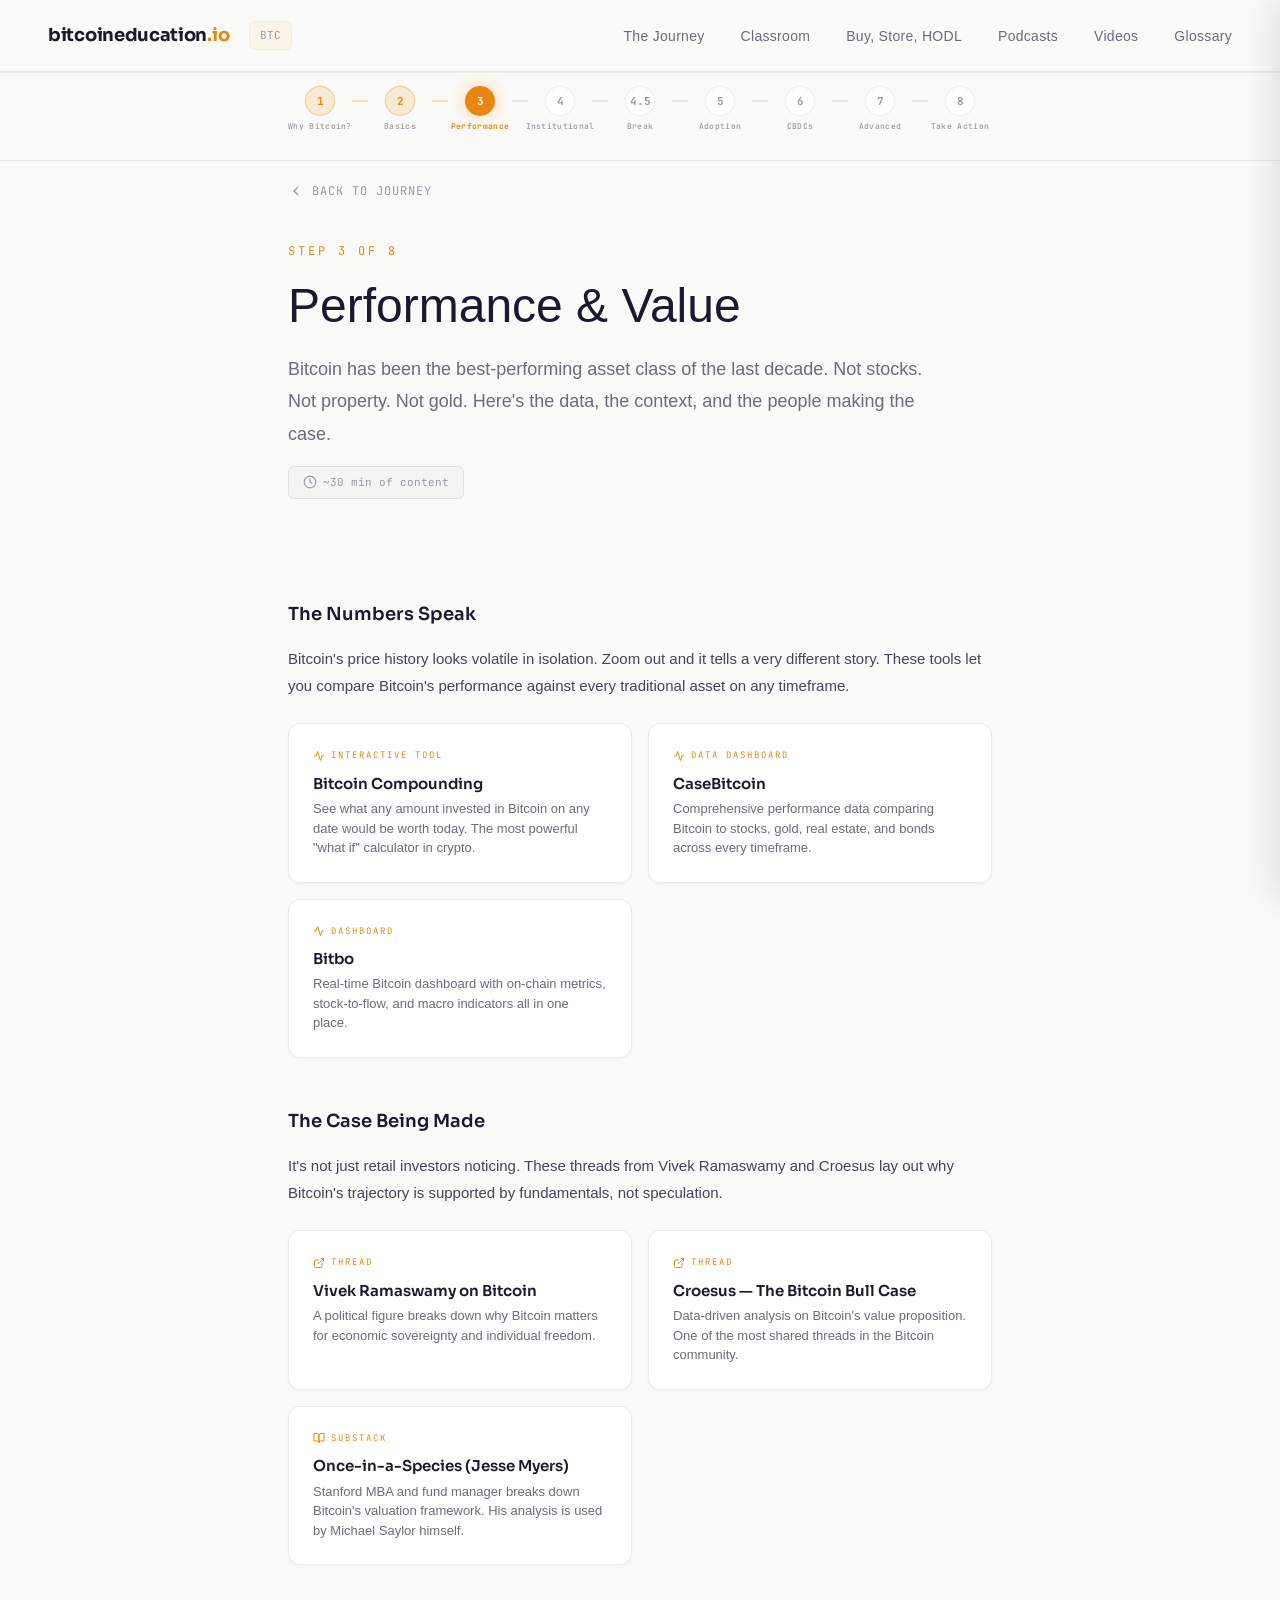
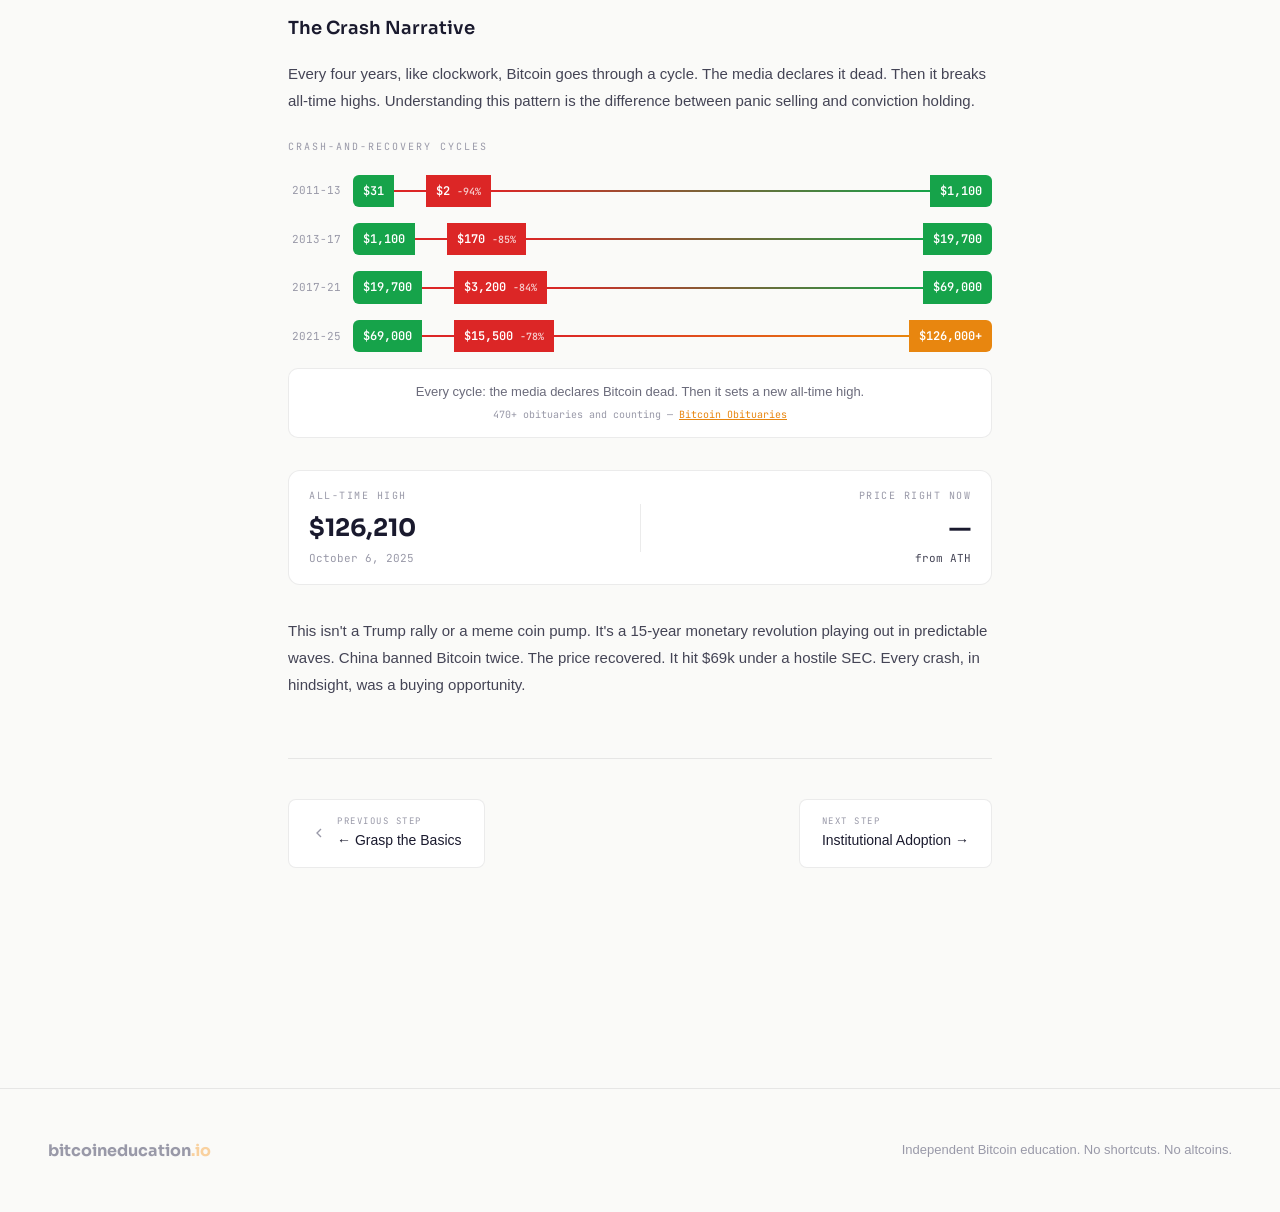
<file: step3.html>
<!DOCTYPE html>
<html lang="en">
<head>
  <meta charset="UTF-8">
    <link rel="icon" type="image/svg+xml" href="favicon.svg">
  <link rel="icon" type="image/png" sizes="32x32" href="favicon-32x32.png">
  <link rel="icon" type="image/png" sizes="16x16" href="favicon-16x16.png">
  <link rel="apple-touch-icon" sizes="180x180" href="apple-touch-icon.png">
  <meta name="viewport" content="width=device-width, initial-scale=1.0">
  <meta property="og:title" content="bitcoineducation.io">
  <meta property="og:description" content="Curated resources, structured learning, and a clear path from curious beginner to confident bitcoiner.">
  <meta property="og:image" content="https://bitcoineducation.io/og-image.png">
  <meta property="og:url" content="https://bitcoineducation.io">
  <meta property="og:type" content="website">
  <meta name="twitter:card" content="summary_large_image">
  <meta name="twitter:image" content="https://bitcoineducation.io/og-image.png">
  <title>Step 3: Performance & Value | bitcoineducation.io</title>
  <link rel="preconnect" href="https://fonts.googleapis.com">
  <link href="https://fonts.googleapis.com/css2?family=Sora:wght@300;400;500;600;700;800&family=Inter:wght@400;500;600;700&family=JetBrains+Mono:wght@400;500;600&display=swap" rel="stylesheet">
  <style>

  *, *::before, *::after { margin: 0; padding: 0; box-sizing: border-box; }

  :root {
    --bg-deep: #FAFAF8;
    --bg-surface: #F2F1EE;
    --bg-card: #FFFFFF;
    --bg-card-hover: #F7F6F3;
    --bg-step: #F5F4F1;
    --bitcoin: #E8860F;
    --bitcoin-bright: #F7931A;
    --bitcoin-dim: rgba(232, 134, 15, 0.08);
    --bitcoin-glow: rgba(232, 134, 15, 0.04);
    --text-hero: #1a1a2e;
    --text-primary: #2d2d3d;
    --text-body: #444455;
    --text-secondary: #6b6b7b;
    --text-dim: #9999a8;
    --border: rgba(0,0,0,0.08);
    --border-hover: rgba(232, 134, 15, 0.35);
    --border-subtle: rgba(0,0,0,0.04);
  }

  html { scroll-behavior: smooth; }

  body {
    background: var(--bg-deep);
    color: var(--text-body);
    font-family: 'Outfit', sans-serif;
    -webkit-font-smoothing: antialiased;
    overflow-x: hidden;
    line-height: 1.7;
  }

  /* === PAGE VIEWS === */
  
  

  /* === NAV === */
  nav {
    position: fixed; top: 0; left: 0; right: 0; z-index: 100;
    padding: 0 48px; height: 72px;
    display: flex; align-items: center; justify-content: space-between;
    background: rgba(250, 250, 248, 0.92); box-shadow: 0 1px 0 rgba(0,0,0,0.06);
    backdrop-filter: blur(24px); -webkit-backdrop-filter: blur(24px);
    border-bottom: 1px solid var(--border);
  }
  .nav-left { display: flex; align-items: center; gap: 20px; }
  .nav-logo {
    font-family: 'Sora', sans-serif; font-weight: 700; font-size: 18px;
    color: var(--text-hero); text-decoration: none; letter-spacing: -0.3px;
    cursor: pointer;
  }
  .nav-logo .dot-io { color: var(--bitcoin); }

  /* Live BTC Ticker */
  .btc-ticker {
    font-family: 'JetBrains Mono', monospace; font-size: 11px;
    color: var(--text-dim); background: rgba(247,147,26,0.06);
    border: 1px solid rgba(247,147,26,0.1); border-radius: 6px;
    padding: 4px 10px; display: flex; align-items: center; gap: 6px;
    transition: all 0.3s;
  }
  .btc-ticker .btc-icon { color: var(--bitcoin); font-size: 12px; }
  .btc-ticker .btc-price { color: var(--text-secondary); }

  .nav-links { display: flex; align-items: center; gap: 36px; list-style: none; }
  .nav-links a {
    font-weight: 400; font-size: 14px; color: var(--text-secondary);
    text-decoration: none; letter-spacing: 0.3px; transition: color 0.2s;
    cursor: pointer;
  }
  .nav-links a:hover { color: var(--text-hero); }
  .nav-cta {
    font-family: 'JetBrains Mono', monospace; font-size: 11px; font-weight: 500;
    letter-spacing: 1.5px; text-transform: uppercase; padding: 10px 20px;
    background: transparent; border: 1px solid var(--bitcoin); color: var(--bitcoin);
    border-radius: 6px; text-decoration: none; transition: all 0.3s ease;
    cursor: pointer;
  }
  .nav-cta:hover { background: var(--bitcoin); color: var(--bg-deep); }

  /* === LITE YOUTUBE EMBED === */
  .lite-yt {
    position: relative; width: 100%;
    background: var(--bg-card); border-radius: 12px; overflow: hidden;
    cursor: pointer; border: 1px solid var(--border);
    transition: border-color 0.3s;
  }
  .lite-yt:hover { border-color: var(--border-hover); }
  .lite-yt-thumb {
    position: relative; width: 100%; padding-bottom: 56.25%; overflow: hidden;
  }
  .lite-yt img {
    position: absolute; top: 0; left: 0; width: 100%; height: 100%;
    object-fit: cover; opacity: 0.85; transition: opacity 0.3s;
  }
  .lite-yt:hover img { opacity: 1; }
  .lite-yt .yt-play {
    position: absolute; top: 50%; left: 50%;
    transform: translate(-50%, -50%);
    width: 68px; height: 48px; background: rgba(0,0,0,0.75);
    border-radius: 14px; display: flex; align-items: center; justify-content: center;
    transition: background 0.3s; z-index: 2;
  }
  .lite-yt:hover .yt-play { background: #cc0000; }
  .lite-yt .yt-play svg { width: 24px; height: 24px; fill: #fff; margin-left: 3px; }
  .lite-yt iframe {
    position: absolute; top: 0; left: 0; width: 100%; height: 100%; border: 0;
  }
  .lite-yt .yt-title {
    padding: 10px 14px; font-size: 13px; font-weight: 600;
    color: var(--text-hero); line-height: 1.4;
  }
  .video-grid { display: grid; grid-template-columns: repeat(auto-fit, minmax(300px, 1fr)); gap: 20px; margin: 20px 0 32px; }

  /* === GLOSSARY SEARCH === */
  .glossary-pill {
    padding:6px 14px; border-radius:20px; border:1px solid var(--border);
    background:var(--bg-card); color:var(--text-secondary); font-size:12px;
    cursor:pointer; font-family:'Inter',sans-serif; transition:all 0.2s;
  }
  .glossary-pill:hover { border-color:var(--bitcoin); color:var(--bitcoin); }
  .glossary-pill.active { background:var(--bitcoin); color:#fff; border-color:var(--bitcoin); }
  .glossary-search {
    width: 100%; padding: 14px 20px; font-size: 16px;
    font-family: 'Outfit', sans-serif; color: var(--text-hero);
    background: var(--bg-card); border: 2px solid var(--border);
    border-radius: 10px; outline: none; transition: border-color 0.3s;
    box-shadow: 0 1px 3px rgba(0,0,0,0.04);
  }
  .glossary-search:focus { border-color: var(--bitcoin); }
  .glossary-search::placeholder { color: var(--text-dim); }
  .glossary-stats { font-family: 'JetBrains Mono', monospace; font-size: 12px; color: var(--text-dim); margin: 12px 0 24px; }
  .glossary-term {
    background: var(--bg-card); border: 1px solid var(--border);
    border-radius: 10px; padding: 20px 24px; margin-bottom: 12px;
    display: none; box-shadow: 0 1px 3px rgba(0,0,0,0.04);
    transition: border-color 0.3s;
  }
  .glossary-term.visible { display: block; }
  .glossary-term.title-match { border-left: 3px solid var(--bitcoin); }
  .glossary-term-name {
    font-family: 'Sora', sans-serif; font-weight: 600;
    font-size: 16px; color: var(--text-hero); margin-bottom: 6px;
  }
  .glossary-term-def { font-size: 14px; color: var(--text-body); line-height: 1.7; }
  .glossary-highlight { background: rgba(232,134,15,0.15); padding: 0 3px; border-radius: 3px; }

  /* === EXPANDABLE DETAILS === */
  .info-expand { margin: 16px 0 24px; border: 1px solid var(--border-light); border-radius: 12px; overflow: hidden; }
  .info-expand summary {
    cursor: pointer; padding: 14px 20px; font-weight: 600; font-size: 15px; color: var(--text-hero);
    display: flex; align-items: center; gap: 10px; list-style: none; transition: background 0.2s;
  }
  .info-expand summary::-webkit-details-marker { display: none; }
  .info-expand summary::before { content: ''; display: inline-block; width: 0; height: 0; border-left: 6px solid var(--bitcoin); border-top: 5px solid transparent; border-bottom: 5px solid transparent; transition: transform 0.3s; flex-shrink: 0; }
  .info-expand[open] summary::before { transform: rotate(90deg); }
  .info-expand summary:hover { background: rgba(232,134,15,0.04); }
  .info-expand .info-body { padding: 0 20px 20px; font-size: 14px; line-height: 1.8; color: var(--text-body); }
  .info-expand .info-body p { margin-bottom: 12px; }
  .info-expand .info-body strong { color: var(--text-hero); }

  /* === BOOK CARDS WITH COVERS === */
  .book-grid { display: flex; flex-direction: column; gap: 12px; margin: 20px 0 32px; }
  .book-card {
    display: flex; align-items: flex-start; gap: 16px; padding: 16px; border-radius: 12px;
    border: 1px solid var(--border-light); text-decoration: none; transition: all 0.2s;
  }
  .book-card:hover { border-color: var(--border-hover); transform: translateX(4px); }
  .book-cover { width: 52px; height: auto; border-radius: 4px; box-shadow: 0 2px 8px rgba(0,0,0,0.1); flex-shrink: 0; }
  .book-info { flex: 1; min-width: 0; }
  .book-title { font-weight: 700; font-size: 15px; color: var(--text-hero); margin-bottom: 2px; }
  .book-author { font-family: 'JetBrains Mono', monospace; font-size: 11px; color: var(--bitcoin); margin-bottom: 6px; text-transform: uppercase; letter-spacing: 0.5px; }
  .book-desc { font-size: 13px; color: var(--text-body); line-height: 1.6; }


  

  

  /* === TWEET EMBEDS === */
  .tweet-grid { display: grid; grid-template-columns: repeat(auto-fit, minmax(300px, 1fr)); gap: 16px; margin: 20px 0 32px; }
  .tweet-grid .twitter-tweet { margin: 0 !important; }
  .stat-card:hover { border-color: var(--bitcoin) !important; }

  /* Section tint for alternating backgrounds */
  .section-tint {
    margin: 0 -48px; padding: 32px 48px;
    background: var(--bg-surface); border-radius: 0;
  }
  @media (max-width: 768px) { .section-tint { margin: 0 -20px; padding: 24px 20px; } }

  /* Action flow visual */
  .action-flow {
    display: flex; align-items: center; gap: 0; margin: 24px 0 32px;
  }
  .action-flow-step {
    flex: 1; text-align: center; padding: 20px 12px;
    background: var(--bg-card); border: 1px solid var(--border); border-radius: 14px;
    position: relative;
  }
  .action-flow-step.highlight { border-color: var(--bitcoin); background: rgba(232,134,15,0.04); }
  .action-flow-num {
    width: 32px; height: 32px; border-radius: 50%; background: var(--bitcoin);
    color: #fff; font-family: 'JetBrains Mono', monospace; font-size: 14px; font-weight: 700;
    display: flex; align-items: center; justify-content: center; margin: 0 auto 10px;
  }
  .action-flow-title { font-weight: 700; font-size: 14px; color: var(--text-hero); margin-bottom: 4px; }
  .action-flow-desc { font-size: 12px; color: var(--text-secondary); line-height: 1.4; }
  .action-flow-arrow {
    flex-shrink: 0; width: 32px; display: flex; align-items: center; justify-content: center;
    color: var(--bitcoin); font-size: 20px;
  }
  @media (max-width: 768px) {
    .action-flow { flex-direction: column; gap: 0; }
    .action-flow-arrow { transform: rotate(90deg); width: auto; height: 32px; }
  }

  /* Podcast accent bar */
  .podcast-card { position: relative; overflow: hidden; }
  .podcast-card::before {
    content: ''; position: absolute; top: 0; left: 0; width: 4px; height: 100%;
    background: var(--accent, var(--bitcoin)); border-radius: 4px 0 0 4px;
  }

  /* Classroom featured card */
  .featured-card {
    border: 2px solid var(--bitcoin) !important;
    background: rgba(232,134,15,0.03) !important;
    position: relative;
  }
  .featured-badge {
    position: absolute; top: 12px; right: 12px;
    font-family: 'JetBrains Mono', monospace; font-size: 9px; font-weight: 700;
    text-transform: uppercase; letter-spacing: 1.5px; padding: 4px 10px;
    background: var(--bitcoin); color: #fff; border-radius: 6px;
  }

  /* Classroom section divider */
  .classroom-divider {
    display: flex; align-items: center; gap: 16px; margin: 48px 0 24px;
    padding-top: 32px; border-top: 1px solid var(--border);
  }
  .classroom-divider-icon {
    width: 40px; height: 40px; border-radius: 10px; display: flex;
    align-items: center; justify-content: center; flex-shrink: 0;
  }
  .classroom-divider h3 { margin: 0; }

  /* === JOURNEY PROGRESS BAR === */
  .journey-progress {
    position: fixed; top: 72px; left: 0; right: 0; z-index: 99;
    background: rgba(250, 250, 248, 0.95);
    backdrop-filter: blur(16px); -webkit-backdrop-filter: blur(16px);
    border-bottom: 1px solid var(--border);
    padding: 14px 24px 28px; display: none;
  }
  .journey-progress.visible { display: block; }
  .progress-track {
    display: flex; align-items: flex-start; justify-content: center;
    gap: 0; max-width: 800px; margin: 0 auto;
  }
  .progress-node {
    display: flex; flex-direction: column; align-items: center;
    width: 64px; cursor: pointer; transition: all 0.3s ease; flex-shrink: 0;
    text-decoration: none; position: relative;
  }
  .progress-num {
    display: flex; align-items: center; justify-content: center;
    width: 30px; height: 30px; border-radius: 50%;
    font-family: 'JetBrains Mono', monospace; font-size: 11px; font-weight: 700;
  }
  .progress-node.completed .progress-num {
    background: rgba(247, 147, 26, 0.15); border: 1.5px solid rgba(247, 147, 26, 0.4);
    color: var(--bitcoin);
  }
  .progress-node.active .progress-num {
    background: var(--bitcoin); border: 2px solid var(--bitcoin);
    color: var(--bg-deep); box-shadow: 0 0 16px rgba(247, 147, 26, 0.4);
  }
  .progress-node.upcoming .progress-num {
    background: var(--bg-card); border: 1.5px solid var(--border);
    color: var(--text-dim);
  }
  .progress-label {
    font-family: 'JetBrains Mono', monospace;
    font-size: 8px; letter-spacing: 0.3px; text-align: center;
    color: var(--text-dim); font-weight: 500; margin-top: 6px;
    line-height: 1.2; white-space: nowrap;
  }
  .progress-node.active .progress-label { color: var(--bitcoin); font-weight: 700; }
  .progress-line {
    width: 16px; height: 2px; flex-shrink: 0; margin-top: 14px;
  }
  .progress-line.completed { background: rgba(247, 147, 26, 0.3); }
  .progress-line:not(.completed) { background: var(--border); }

  /* === HERO === */
  .hero {
    min-height: 100vh; display: flex; flex-direction: column;
    justify-content: center; align-items: center; text-align: center;
    padding: 120px 48px 80px; position: relative; overflow: hidden;
  }

  /* Animated hero background - subtle flowing dots */
  .hero-bg-canvas {
    position: absolute; top: 0; left: 0; width: 100%; height: 100%;
    z-index: 0; opacity: 0.4;
  }

  .hero-content {
    position: relative; z-index: 1; max-width: 720px;
  }
  .hero-badge {
    display: inline-flex; align-items: center; gap: 10px;
    padding: 8px 18px; border: 1px solid var(--border);
    border-radius: 100px; margin-bottom: 32px;
    font-family: 'JetBrains Mono', monospace; font-size: 10px;
    letter-spacing: 2px; text-transform: uppercase;
    color: var(--text-dim);
  }
  .hero-badge-dot {
    width: 6px; height: 6px; border-radius: 50%;
    background: var(--bitcoin); box-shadow: 0 0 12px var(--bitcoin);
    animation: pulse 2s ease infinite;
  }
  @keyframes pulse { 0%, 100% { opacity: 1; } 50% { opacity: 0.4; } }

  .hero h1 {
    font-family: 'Outfit', sans-serif; font-weight: 200;
    font-size: clamp(38px, 5.5vw, 64px); line-height: 1.1;
    color: var(--text-hero); margin-bottom: 24px;
    letter-spacing: -1.5px;
  }
  .hero h1 em { font-style: normal; font-weight: 600; color: var(--bitcoin); }
  .hero-sub {
    font-weight: 300; font-size: 18px; line-height: 1.8;
    color: var(--text-secondary); max-width: 560px; margin: 0 auto 40px;
  }
  .hero-actions { display: flex; justify-content: center; gap: 16px; }
  .btn-primary {
    font-family: 'JetBrains Mono', monospace; font-size: 12px; font-weight: 500;
    letter-spacing: 1.5px; text-transform: uppercase; padding: 14px 32px;
    background: var(--bitcoin); color: var(--bg-deep);
    border: none; border-radius: 8px; cursor: pointer;
    text-decoration: none; transition: all 0.3s ease;
  }
  .btn-primary:hover { background: var(--bitcoin-bright); transform: translateY(-1px); box-shadow: 0 8px 24px rgba(247, 147, 26, 0.25); }
  .btn-ghost {
    font-family: 'JetBrains Mono', monospace; font-size: 12px; font-weight: 500;
    letter-spacing: 1.5px; text-transform: uppercase; padding: 14px 32px;
    background: transparent; color: var(--text-secondary);
    border: 1px solid var(--border); border-radius: 8px;
    cursor: pointer; text-decoration: none; transition: all 0.3s ease;
  }
  .btn-ghost:hover { border-color: var(--text-dim); color: var(--text-hero); }

  .hero-scroll-hint {
    position: absolute; bottom: 40px; left: 50%; transform: translateX(-50%);
    display: flex; flex-direction: column; align-items: center; gap: 8px;
    font-family: 'JetBrains Mono', monospace; font-size: 9px;
    letter-spacing: 2px; text-transform: uppercase; color: var(--text-dim);
  }
  .scroll-line {
    width: 1px; height: 40px;
    background: linear-gradient(to bottom, var(--text-dim), transparent);
    animation: scrollPulse 2s ease infinite;
  }
  @keyframes scrollPulse { 0%, 100% { opacity: 1; } 50% { opacity: 0.3; } }

  /* === IMPACT STATS === */
  .impact-section {
    padding: 80px 48px;
    border-top: 1px solid var(--border);
    background: var(--bg-surface);
  }
  .impact-label {
    text-align: center; font-family: 'JetBrains Mono', monospace;
    font-size: 12px; letter-spacing: 3px; text-transform: uppercase;
    color: var(--text-secondary); margin-bottom: 48px;
    text-shadow: 0 0 20px rgba(144, 144, 168, 0.15);
  }
  .impact-grid {
    display: grid; grid-template-columns: repeat(3, 1fr);
    gap: 20px; max-width: 1100px; margin: 0 auto;
  }
  .impact-card {
    background: var(--bg-card); border: 1px solid var(--border);
    border-radius: 12px; padding: 32px 24px; text-align: center;
    position: relative; overflow: hidden; transition: all 0.3s ease;
    box-shadow: 0 1px 3px rgba(0,0,0,0.04);
  }
  .impact-card::before {
    content: ''; position: absolute; top: 0; left: 0; right: 0; height: 2px;
    background: linear-gradient(90deg, transparent, var(--bitcoin), transparent);
    opacity: 0; transition: opacity 0.3s;
  }
  .impact-card:hover::before { opacity: 1; }
  .impact-card:hover { border-color: var(--border-hover); }
  .impact-number {
    font-family: 'Sora', sans-serif; font-weight: 800;
    font-size: 32px; color: var(--bitcoin); margin-bottom: 8px;
    line-height: 1;
  }
  .impact-desc {
    font-size: 13px; color: var(--text-secondary); line-height: 1.5;
  }

  /* Source button */
  .source-btn {
    display: inline-flex; align-items: center; gap: 5px;
    margin-top: 12px; padding: 4px 10px;
    background: rgba(0,0,0,0.02);
    border: 1px solid rgba(0,0,0,0.06);
    border-radius: 4px; cursor: pointer;
    font-family: 'JetBrains Mono', monospace; font-size: 9px;
    color: var(--text-dim); letter-spacing: 0.5px;
    transition: all 0.2s ease; position: relative;
  }
  .source-btn:hover {
    background: rgba(247, 147, 26, 0.06);
    border-color: rgba(247, 147, 26, 0.2);
    color: var(--bitcoin);
  }
  .source-btn svg { width: 10px; height: 10px; flex-shrink: 0; }

  /* Citation ref */
  .ref-sup {
    font-family: 'JetBrains Mono', monospace; font-size: 10px;
    color: var(--bitcoin); cursor: pointer; vertical-align: super;
    text-decoration: none; margin-left: 2px;
  }
  .ref-sup:hover { text-decoration: underline; }

  /* === MULTI-CURRENCY PURCHASING POWER CARD === */
  .currency-card {
    background: var(--bg-card); border: 1px solid var(--border);
    border-radius: 12px; padding: 28px 24px;
    position: relative; overflow: hidden; transition: all 0.3s ease;
    grid-column: span 3;
  }
  .currency-card::before {
    content: ''; position: absolute; top: 0; left: 0; right: 0; height: 2px;
    background: linear-gradient(90deg, transparent, var(--bitcoin), transparent);
    opacity: 0; transition: opacity 0.3s;
  }
  .currency-card:hover::before { opacity: 1; }
  .currency-card:hover { border-color: var(--border-hover); }
  .currency-card-header {
    display: flex; justify-content: space-between; align-items: flex-start;
    margin-bottom: 20px;
  }
  .currency-card-title {
    font-family: 'Sora', sans-serif; font-weight: 700;
    font-size: 18px; color: var(--text-hero); margin-bottom: 4px;
  }
  .currency-card-subtitle {
    font-size: 13px; color: var(--text-secondary); font-weight: 300;
  }
  .currency-card-since {
    font-family: 'JetBrains Mono', monospace; font-size: 10px;
    letter-spacing: 1.5px; text-transform: uppercase;
    color: var(--bitcoin); padding: 4px 10px;
    border: 1px solid rgba(247,147,26,0.2); border-radius: 4px;
    white-space: nowrap;
  }
  .currency-bars { display: flex; flex-direction: column; gap: 10px; }
  .currency-row {
    display: flex; align-items: center; gap: 12px;
  }
  .currency-label {
    font-family: 'JetBrains Mono', monospace; font-size: 12px;
    font-weight: 700; color: var(--text-secondary);
    min-width: 36px; text-align: right;
  }
  .currency-bar-track {
    flex: 1; height: 10px; background: rgba(0,0,0,0.06);
    border-radius: 5px; overflow: hidden;
  }
  .currency-bar-fill {
    height: 100%; width: 0; border-radius: 5px;
    background: linear-gradient(90deg, #e05555, #ff4444);
    transition: width 1.2s cubic-bezier(0.25, 0.46, 0.45, 0.94);
  }
  .currency-bar-fill.gold-bar {
    background: linear-gradient(90deg, var(--bitcoin), var(--bitcoin-bright));
  }
  .currency-pct {
    font-family: 'JetBrains Mono', monospace; font-size: 14px;
    font-weight: 700; color: #dc2626; min-width: 40px;
  }
  .currency-pct.gold-pct, .currency-label.gold-pct { color: var(--bitcoin); }
  .currency-note {
    font-size: 11px; color: var(--text-dim); margin-top: 12px;
    line-height: 1.5; font-style: italic;
  }

  /* === TRANSITION === */
  .transition-section {
    padding: 80px 48px; text-align: center;
    max-width: 800px; margin: 0 auto;
  }
  .transition-section p {
    font-weight: 200; font-size: clamp(20px, 2.5vw, 26px);
    line-height: 1.7; color: var(--text-secondary);
  }
  .transition-section em { font-style: normal; color: var(--bitcoin); font-weight: 400; }

  /* === FEATURED VOICES === */
  .voices-section {
    padding: 60px 48px 80px;
    border-top: 1px solid var(--border);
  }
  .voices-label {
    text-align: center; font-family: 'JetBrains Mono', monospace;
    font-size: 11px; letter-spacing: 3px; text-transform: uppercase;
    color: var(--text-dim); margin-bottom: 40px;
  }
  .voices-grid {
    display: grid; grid-template-columns: repeat(3, 1fr);
    gap: 20px; max-width: 1100px; margin: 0 auto;
  }
  .voice-card {
    background: var(--bg-card); border: 1px solid var(--border);
    border-radius: 12px; padding: 28px; position: relative;
    transition: all 0.3s ease;
    box-shadow: 0 1px 3px rgba(0,0,0,0.04);
  }
  .voice-card:hover { border-color: var(--border-hover); }
  .voice-quote-mark {
    font-family: 'Sora', sans-serif; font-size: 48px; font-weight: 800;
    color: rgba(247, 147, 26, 0.15); line-height: 1; margin-bottom: -8px;
  }
  .voice-quote {
    font-weight: 300; font-size: 15px; line-height: 1.7;
    color: var(--text-primary); margin-bottom: 16px;
    font-style: italic;
  }
  .voice-name {
    font-family: 'Sora', sans-serif; font-weight: 600;
    font-size: 13px; color: var(--text-hero);
  }
  .voice-title {
    font-size: 12px; color: var(--text-dim); margin-top: 2px;
  }

  /* === RESERVE CALLOUT === */
  .reserve-callout {
    max-width: 1100px; margin: 32px auto 0; padding: 0;
  }
  .reserve-inner {
    background: var(--bg-card); border: 1px solid var(--border);
    border-radius: 14px; padding: 36px 40px;
    position: relative; overflow: hidden;
  }
  .reserve-inner::before {
    content: ''; position: absolute; left: 0; top: 0; bottom: 0; width: 3px;
    background: linear-gradient(to bottom, var(--bitcoin), transparent);
  }
  .reserve-icon { font-size: 28px; margin-bottom: 12px; }
  .reserve-title {
    font-family: 'Sora', sans-serif; font-weight: 700;
    font-size: 17px; color: var(--text-hero); margin-bottom: 12px;
  }
  .reserve-text {
    font-weight: 300; font-size: 14px; line-height: 1.8;
    color: var(--text-secondary);
  }
  .reserve-text strong { color: var(--text-primary); font-weight: 500; }

  /* === JOURNEY SECTION === */
  .journey-section {
    padding: 100px 48px 80px;
  }
  .section-header { text-align: center; margin-bottom: 56px; }
  .section-overline {
    font-family: 'JetBrains Mono', monospace; font-size: 11px;
    letter-spacing: 3px; text-transform: uppercase;
    color: var(--bitcoin); margin-bottom: 16px;
  }
  .section-title {
    font-family: 'Outfit', sans-serif; font-weight: 200;
    font-size: clamp(28px, 3.5vw, 40px); color: var(--text-hero);
    margin-bottom: 12px;
  }
  .section-desc {
    font-weight: 300; font-size: 16px; color: var(--text-secondary);
    max-width: 540px; margin: 0 auto;
  }

  .journey-steps {
    max-width: 760px; margin: 0 auto;
    display: flex; flex-direction: column; gap: 12px;
  }
  .journey-step {
    background: var(--bg-card); border: 1px solid var(--border);
    border-radius: 12px; overflow: hidden; transition: all 0.3s ease;
    box-shadow: 0 1px 3px rgba(0,0,0,0.04);
  }
  .journey-step:hover { border-color: var(--border-hover); }
  .step-header {
    display: flex; align-items: center; gap: 20px;
    padding: 20px 24px; cursor: pointer;
  }
  .step-number {
    width: 38px; height: 38px; border-radius: 50%;
    border: 1.5px solid rgba(247, 147, 26, 0.3);
    display: flex; align-items: center; justify-content: center;
    font-family: 'JetBrains Mono', monospace; font-size: 14px; font-weight: 700;
    color: var(--bitcoin); flex-shrink: 0;
    background: var(--bitcoin-dim);
  }
  .step-header-text { flex: 1; }
  .step-title {
    font-family: 'Sora', sans-serif; font-weight: 600;
    font-size: 16px; color: var(--text-hero); margin-bottom: 2px;
  }
  .step-subtitle { font-size: 13px; color: var(--text-dim); font-weight: 300; }
  .step-chevron {
    width: 20px; height: 20px; color: var(--text-dim);
    transition: transform 0.3s ease; flex-shrink: 0;
  }
  .journey-step.active .step-chevron { transform: rotate(180deg); color: var(--bitcoin); }
  .step-body {
    max-height: 0; overflow: hidden; transition: max-height 0.4s ease;
  }
  .journey-step.active .step-body { max-height: 500px; }
  .step-body-inner {
    padding: 0 24px 24px 82px;
  }
  .step-description {
    font-weight: 300; font-size: 14px; line-height: 1.8;
    color: var(--text-secondary); margin-bottom: 16px;
  }
  /* Reading time badges */
  .step-time-badge {
    display: inline-flex; align-items: center; gap: 5px;
    font-family: 'JetBrains Mono', monospace; font-size: 10px;
    letter-spacing: 0.5px; color: var(--text-dim);
    background: rgba(0,0,0,0.02); border: 1px solid var(--border);
    border-radius: 4px; padding: 3px 8px; margin-bottom: 12px;
  }
  .step-time-badge svg { width: 10px; height: 10px; }
  .step-resources {
    display: flex; flex-wrap: wrap; gap: 8px; margin-bottom: 16px;
  }
  .resource-tag {
    display: inline-flex; align-items: center; gap: 6px;
    font-family: 'JetBrains Mono', monospace; font-size: 11px;
    color: var(--text-secondary); background: rgba(0,0,0,0.03);
    border: 1px solid var(--border); border-radius: 6px;
    padding: 6px 12px; text-decoration: none; transition: all 0.2s;
  }
  .resource-tag:hover { border-color: var(--border-hover); color: var(--bitcoin); }
  .resource-tag svg { width: 12px; height: 12px; }
  .step-deep-dive {
    display: inline-flex; align-items: center; gap: 8px;
    font-family: 'JetBrains Mono', monospace; font-size: 12px;
    font-weight: 500; letter-spacing: 0.5px;
    color: var(--bitcoin); text-decoration: none;
    padding: 10px 18px; background: var(--bitcoin-dim);
    border: 1px solid rgba(247,147,26,0.15); border-radius: 8px;
    cursor: pointer; transition: all 0.3s ease;
  }
  .step-deep-dive:hover {
    background: rgba(247, 147, 26, 0.15);
    border-color: rgba(247, 147, 26, 0.3);
  }
  .step-deep-dive svg { width: 14px; height: 14px; }

  /* === STEP PAGE === */
  .step-page-hero {
    padding: 140px 48px 60px; max-width: 800px; margin: 0 auto;
  }
  .step-page-back {
    display: inline-flex; align-items: center; gap: 8px;
    font-family: 'JetBrains Mono', monospace; font-size: 12px;
    letter-spacing: 1px; text-transform: uppercase;
    color: var(--text-dim); text-decoration: none;
    margin-bottom: 40px; cursor: pointer; transition: color 0.2s;
  }
  .step-page-back:hover { color: var(--bitcoin); }
  .step-page-back svg { width: 16px; height: 16px; }
  .step-page-overline {
    font-family: 'JetBrains Mono', monospace; font-size: 12px;
    letter-spacing: 3px; text-transform: uppercase;
    color: var(--bitcoin); margin-bottom: 16px;
  }
  .step-page-title {
    font-family: 'Outfit', sans-serif; font-weight: 200;
    font-size: clamp(32px, 4.5vw, 48px); color: var(--text-hero);
    line-height: 1.15; margin-bottom: 20px;
  }
  .step-page-intro {
    font-weight: 300; font-size: 18px; line-height: 1.8;
    color: var(--text-secondary); max-width: 640px;
  }
  .step-page-time {
    display: inline-flex; align-items: center; gap: 6px;
    font-family: 'JetBrains Mono', monospace; font-size: 11px;
    color: var(--text-dim); margin-top: 16px;
    background: rgba(0,0,0,0.02); border: 1px solid var(--border);
    border-radius: 6px; padding: 6px 14px;
  }
  .step-page-time svg { width: 14px; height: 14px; }

  .step-page-content {
    max-width: 800px; margin: 0 auto; padding: 40px 48px 120px;
  }
  .step-page-content h3 {
    font-family: 'Sora', sans-serif; font-weight: 600;
    font-size: 18px; color: var(--text-hero); margin-bottom: 16px;
    margin-top: 48px;
  }
  .step-page-content h3:first-child { margin-top: 0; }
  .step-page-content p {
    font-size: 15px; line-height: 1.8; color: var(--text-body);
    margin-bottom: 20px;
  }
  .resource-grid {
    display: grid; grid-template-columns: repeat(auto-fill, minmax(280px, 1fr));
    gap: 16px; margin: 24px 0;
  }
  .resource-card {
    background: var(--bg-card); border: 1px solid var(--border);
    border-radius: 12px; padding: 24px; transition: all 0.3s ease;
    text-decoration: none; display: block;
    box-shadow: 0 1px 3px rgba(0,0,0,0.04);
  }
  .resource-card:hover {
    border-color: var(--border-hover); transform: translateY(-2px);
    box-shadow: 0 8px 24px rgba(0,0,0,0.08);
  }
  .resource-card-type {
    font-family: 'JetBrains Mono', monospace; font-size: 9px;
    letter-spacing: 2px; text-transform: uppercase;
    color: var(--bitcoin); margin-bottom: 10px;
    display: flex; align-items: center; gap: 6px;
  }
  .resource-card-type svg { width: 12px; height: 12px; }
  .resource-card-title {
    font-family: 'Sora', sans-serif; font-weight: 600;
    font-size: 15px; color: var(--text-hero); margin-bottom: 6px;
    line-height: 1.3;
  }
  .resource-card-desc {
    font-size: 13px; color: var(--text-secondary); line-height: 1.5;
  }
  .crash-pattern {
    background: var(--bg-card); border: 1px solid var(--border);
    border-radius: 14px; padding: 36px; margin: 32px 0;
  }
  .crash-pattern-label {
    font-family: 'JetBrains Mono', monospace; font-size: 10px;
    letter-spacing: 2px; text-transform: uppercase;
    color: var(--text-dim); margin-bottom: 24px;
  }
  .crash-items { display: flex; flex-direction: column; gap: 16px; }
  .crash-item { display: flex; align-items: center; gap: 16px; }
  .crash-prices {
    font-family: 'JetBrains Mono', monospace; font-size: 14px;
    min-width: 220px;
  }
  .crash-high { color: var(--text-hero); font-weight: 500; }
  .crash-arrow { color: var(--text-dim); margin: 0 4px; }
  .crash-low { color: #e05555; font-weight: 500; }
  .crash-bar {
    flex: 1; height: 6px; background: rgba(0,0,0,0.06);
    border-radius: 3px; overflow: hidden;
  }
  .crash-bar-fill {
    height: 100%; border-radius: 3px;
    background: linear-gradient(90deg, #e05555, var(--bitcoin));
  }
  .crash-then {
    font-family: 'JetBrains Mono', monospace; font-size: 11px;
    color: #16a34a; min-width: 100px; text-align: right;
  }
  .step-page-nav {
    display: flex; justify-content: space-between; align-items: center;
    padding: 40px 0; border-top: 1px solid var(--border);
    margin-top: 60px;
  }
  .step-nav-btn {
    display: inline-flex; align-items: center; gap: 10px;
    padding: 14px 22px; background: var(--bg-card);
    border: 1px solid var(--border); border-radius: 8px;
    text-decoration: none; transition: all 0.2s; cursor: pointer;
  }
  .step-nav-btn:hover { border-color: var(--border-hover); }
  .step-nav-label {
    font-family: 'JetBrains Mono', monospace; font-size: 9px;
    letter-spacing: 1.5px; text-transform: uppercase;
    color: var(--text-dim);
  }
  .step-nav-title {
    font-size: 14px; color: var(--text-hero); font-weight: 500;
  }
  .step-nav-btn svg { width: 16px; height: 16px; color: var(--text-dim); }

  /* === CTA BAND === */
  .cta-band {
    box-shadow: 0 2px 8px rgba(0,0,0,0.04);
    margin: 0 48px; padding: 56px;
    background: var(--bg-card); border: 1px solid var(--border);
    border-radius: 16px; display: flex; align-items: center;
    justify-content: space-between; gap: 40px;
    position: relative; overflow: hidden;
  }
  .cta-band::before {
    content: ''; position: absolute; top: 0; left: 0; right: 0; height: 1px;
    background: linear-gradient(90deg, transparent, var(--bitcoin), transparent);
  }
  .cta-band-content h3 {
    font-family: 'Outfit', sans-serif; font-weight: 600;
    font-size: 24px; color: var(--text-hero); margin-bottom: 8px;
  }
  .cta-band-content p {
    font-weight: 300; font-size: 15px; color: var(--text-secondary); line-height: 1.6;
  }

  /* === FOOTER === */
  footer {
    margin-top: 60px; padding: 48px;
    border-top: 1px solid var(--border);
    display: flex; justify-content: space-between; align-items: center;
  }
  .footer-logo {
    font-family: 'Sora', sans-serif; font-weight: 700;
    font-size: 16px; color: var(--text-dim);
  }
  .footer-logo .dot-io { color: rgba(247,147,26,0.4); }
  .footer-text { font-size: 13px; color: var(--text-dim); }
  .footer-email a {
    font-family: 'JetBrains Mono', monospace; font-size: 12px;
    color: var(--text-dim); text-decoration: none; transition: color 0.2s;
  }
  .footer-email a:hover { color: var(--bitcoin); }

  /* === TOOLTIP === */
  .tooltip-overlay {
    position: fixed; top: 0; left: 0; right: 0; bottom: 0;
    background: rgba(0,0,0,0.7); backdrop-filter: blur(6px);
    z-index: 200; display: flex; align-items: center; justify-content: center;
    opacity: 0; pointer-events: none; transition: opacity 0.3s;
    padding: 20px;
  }
  .tooltip-overlay.active { opacity: 1; pointer-events: all; }
  .tooltip-card {
    background: var(--bg-card); border: 1px solid var(--border);
    border-radius: 16px; padding: 32px; max-width: 480px; width: 100%;
    position: relative;
    box-shadow: 0 16px 48px rgba(0,0,0,0.12);
  }
  .tooltip-close {
    position: absolute; top: 16px; right: 16px;
    background: none; border: none; color: var(--text-dim);
    font-size: 24px; cursor: pointer; transition: color 0.2s;
    line-height: 1;
  }
  .tooltip-close:hover { color: var(--text-hero); }
  .tooltip-stat {
    font-family: 'Sora', sans-serif; font-weight: 700;
    font-size: 20px; color: var(--text-hero); margin-bottom: 12px;
  }
  .tooltip-claim {
    font-weight: 300; font-size: 14px; line-height: 1.7;
    color: var(--text-body); margin-bottom: 20px;
  }
  .tooltip-citation-label {
    font-family: 'JetBrains Mono', monospace; font-size: 9px;
    letter-spacing: 2px; text-transform: uppercase;
    color: var(--text-dim); margin-bottom: 6px;
  }
  .tooltip-citation {
    font-size: 13px; color: var(--text-secondary); line-height: 1.6;
    margin-bottom: 16px;
  }
  .tooltip-link {
    display: inline-flex; align-items: center; gap: 6px;
    font-family: 'JetBrains Mono', monospace; font-size: 12px;
    color: var(--bitcoin); text-decoration: none; transition: opacity 0.2s;
  }
  .tooltip-link:hover { opacity: 0.8; }
  .tooltip-link svg { width: 14px; height: 14px; }

  /* === SCROLL REVEAL === */
  .reveal {
    opacity: 0; transform: translateY(20px);
    transition: opacity 0.6s ease, transform 0.6s ease;
  }
  .reveal.visible { opacity: 1; transform: translateY(0); }
  .reveal-delay-1 { transition-delay: 0.1s; }
  .reveal-delay-2 { transition-delay: 0.2s; }
  .reveal-delay-3 { transition-delay: 0.3s; }

  /* === RESPONSIVE === */
  /* === HAMBURGER + MOBILE NAV === */
  .hamburger {
    display: none; background: none; border: none; cursor: pointer; padding: 8px;
    flex-direction: column; gap: 5px; z-index: 1001;
  }
  .hamburger span {
    display: block; width: 22px; height: 2px; background: var(--text-hero);
    border-radius: 2px; transition: all 0.3s;
  }
  .hamburger.active span:nth-child(1) { transform: rotate(45deg) translate(5px, 5px); }
  .hamburger.active span:nth-child(2) { opacity: 0; }
  .hamburger.active span:nth-child(3) { transform: rotate(-45deg) translate(5px, -5px); }

  .mobile-nav-overlay {
    position: fixed; inset: 0; background: rgba(0,0,0,0.4); z-index: 999;
    opacity: 0; pointer-events: none; transition: opacity 0.3s;
  }
  .mobile-nav-overlay.active { opacity: 1; pointer-events: auto; }

  .mobile-nav-panel {
    position: fixed; top: 0; right: 0; bottom: 0; width: 280px; z-index: 1000;
    background: #FAFAF8; box-shadow: -8px 0 32px rgba(0,0,0,0.1);
    transform: translateX(100%); transition: transform 0.3s ease;
    display: flex; flex-direction: column; padding: 24px;
  }
  .mobile-nav-panel.active { transform: translateX(0); }

  .mobile-nav-header {
    display: flex; justify-content: space-between; align-items: center;
    padding-bottom: 24px; border-bottom: 1px solid var(--border);
  }
  .mobile-nav-close {
    background: none; border: none; font-size: 28px; color: var(--text-dim);
    cursor: pointer; padding: 4px 8px; line-height: 1;
  }
  .mobile-nav-close:hover { color: var(--text-hero); }

  .mobile-nav-links {
    display: flex; flex-direction: column; gap: 0; padding: 16px 0; flex: 1;
  }
  .mobile-nav-links a {
    font-size: 16px; font-weight: 500; color: var(--text-hero);
    text-decoration: none; padding: 14px 0;
    border-bottom: 1px solid var(--border-light);
    cursor: pointer; transition: color 0.2s;
  }
  .mobile-nav-links a:hover { color: var(--bitcoin); }

  .mobile-nav-cta {
    display: block; text-align: center; padding: 14px 24px;
    background: var(--bitcoin); color: #fff; border-radius: 10px;
    font-family: 'JetBrains Mono', monospace; font-size: 12px;
    font-weight: 600; letter-spacing: 1px; text-transform: uppercase;
    text-decoration: none; cursor: pointer; margin-top: 16px;
    transition: opacity 0.2s;
  }
  .mobile-nav-cta:hover { opacity: 0.85; }

  @media (max-width: 768px) {
    nav { padding: 0 20px; }
    .nav-links { display: none; }
    .nav-cta { display: none; }
    .hamburger { display: flex; }
    .nav-left { gap: 12px; }
    .btc-ticker { font-size: 10px; padding: 3px 8px; }
    .journey-progress { display: none !important; }
    .progress-node { width: 48px; }
    .progress-num { width: 26px; height: 26px; font-size: 10px; }
    .progress-label { font-size: 7px; }
    .progress-line { width: 8px; margin-top: 12px; }
    .hero { padding: 100px 20px 60px; }
    .hero h1 { font-size: 32px; }
    .hero-sub { font-size: 16px; }
    .hero-actions { flex-direction: column; align-items: center; }
    .impact-section { padding: 60px 20px; }
    .impact-grid { grid-template-columns: 1fr; }
    .impact-number { font-size: 24px; }
    .currency-card { grid-column: span 1; }
    .voices-grid { grid-template-columns: 1fr; }
    .voices-section { padding: 40px 20px; }
    .journey-section { padding: 60px 20px; }
    .step-body-inner { padding: 0 20px 20px 20px; }
    .transition-section { padding: 60px 20px; }
    .reserve-callout { padding: 0 20px; }
    .cta-band {
    box-shadow: 0 2px 8px rgba(0,0,0,0.04); margin: 0 20px; padding: 32px 24px; flex-direction: column; text-align: center; }
    footer { flex-direction: column; gap: 12px; text-align: center; padding: 32px 20px; }
    .step-page-hero { padding: 120px 20px 40px; }
    .step-page-content { padding: 30px 20px 80px; }
    .resource-grid { grid-template-columns: 1fr; }
    .crash-item { flex-direction: column; align-items: flex-start; gap: 8px; }
    .crash-prices { min-width: unset; }
    .adoption-stats { grid-template-columns: 1fr !important; }
    .step4-stats .resource-card-title { font-size: 20px !important; }
    .step4-stats .resource-card { padding: 12px !important; }
    .step4-stats { gap: 8px !important; }
    .crash-then { text-align: left; }
    .step-page-nav { flex-direction: column; gap: 16px; }
    .journey-progress { padding: 14px 20px; top: 72px; }
    .progress-node { width: 26px; height: 26px; font-size: 10px; }
    .progress-line { width: 14px; }
  }


  /* === ABOUT PILL & POPUP === */
  .about-pill {
    display: flex; align-items: center; gap: 14px;
    margin: 40px auto 32px; cursor: pointer;
    padding: 12px 20px; border-radius: 40px;
    border: 1px solid var(--border); background: var(--bg-card);
    width: fit-content; transition: all 0.2s;
  }
  .about-pill:hover { border-color: var(--bitcoin); box-shadow: 0 2px 12px rgba(232,134,15,0.1); }
  .about-pill img { width: 48px; height: 48px; border-radius: 50%; object-fit: cover; object-position: center top; }
  .about-pill-name { font-weight: 700; font-size: 14px; color: var(--text-hero); font-family: 'Sora', sans-serif; }
  .about-pill-loc { font-size: 12px; color: var(--text-dim); margin-top: 1px; }
  .about-popup-overlay {
    display: none; position: fixed; inset: 0;
    background: rgba(0,0,0,0.5); z-index: 10000;
    align-items: center; justify-content: center; padding: 24px;
  }
  .about-popup-overlay.active { display: flex; }
  .about-popup-card {
    background: var(--bg-surface); border-radius: 16px; padding: 36px;
    max-width: 520px; width: 100%; position: relative;
    box-shadow: 0 20px 60px rgba(0,0,0,0.15);
  }
  .about-popup-close {
    position: absolute; top: 16px; right: 20px;
    background: none; border: none; font-size: 22px;
    color: var(--text-dim); cursor: pointer; line-height: 1;
  }
  .about-popup-close:hover { color: var(--text-hero); }
  .about-popup-header { display: flex; align-items: center; gap: 16px; margin-bottom: 20px; }
  .about-popup-photo { width: 72px; height: 72px; border-radius: 50%; object-fit: cover; object-position: center top; }
  .about-popup-name { font-weight: 700; font-size: 18px; font-family: 'Sora', sans-serif; color: var(--text-hero); }
  .about-popup-loc { font-size: 13px; color: var(--text-dim); margin-top: 2px; }
  .about-popup-body p { font-size: 14px; color: var(--text-secondary); line-height: 1.7; margin-bottom: 12px; }
  .about-popup-cta {
    display: inline-block; margin-top: 8px; color: var(--bitcoin);
    text-decoration: none; font-weight: 600; font-size: 14px; cursor: pointer;
  }

</style>
  <style>.step-page-hero{padding-top:180px !important;}

</style>
</head>
<body>

<nav>
  <div class="nav-left">
    <a class="nav-logo" href="index.html">bitcoineducation<span class="dot-io">.io</span></a>
    <div class="btc-ticker" id="btcPrice">BTC</div>
  </div>
  <ul class="nav-links">
    <li><a href="index.html#journey">The Journey</a></li>
    <li><a href="classroom.html">Classroom</a></li>
    <li><a href="buy.html">Buy, Store, HODL</a></li>
    <li><a href="podcasts.html">Podcasts</a></li>
    <li><a href="videos.html">Videos</a></li>
    <li><a href="glossary.html">Glossary</a></li>
  </ul>
  <button class="hamburger" onclick="toggleMobileNav()" aria-label="Menu">
    <span></span><span></span><span></span>
  </button>
</nav>
<div class="mobile-nav-overlay" id="mobileNavOverlay" onclick="toggleMobileNav()"></div>
<div class="mobile-nav-panel" id="mobileNavPanel">
  <div class="mobile-nav-header">
    <a class="nav-logo" href="index.html">bitcoineducation<span class="dot-io">.io</span></a>
    <button class="mobile-nav-close" onclick="toggleMobileNav()" aria-label="Close">&times;</button>
  </div>
  <div class="mobile-nav-links">
    <a href="index.html#journey">The Journey</a>
    <a href="classroom.html">Classroom</a>
    <a href="buy.html">Buy, Store, HODL</a>
    <a href="podcasts.html">Podcasts</a>
    <a href="videos.html">Videos</a>
    <a href="glossary.html">Glossary</a>
  </div>
</div>

<div class="journey-progress visible" id="journeyProgress"><div class="progress-track" id="progressTrack"><a href="step1.html" class="progress-node completed"><span class="progress-num">1</span><span class="progress-label">Why Bitcoin?</span></a><div class="progress-line completed"></div><a href="step2.html" class="progress-node completed"><span class="progress-num">2</span><span class="progress-label">Basics</span></a><div class="progress-line completed"></div><a href="step3.html" class="progress-node active"><span class="progress-num">3</span><span class="progress-label">Performance</span></a><div class="progress-line"></div><a href="step4.html" class="progress-node upcoming"><span class="progress-num">4</span><span class="progress-label">Institutional</span></a><div class="progress-line"></div><a href="step45.html" class="progress-node upcoming"><span class="progress-num">4.5</span><span class="progress-label">Break</span></a><div class="progress-line"></div><a href="step5.html" class="progress-node upcoming"><span class="progress-num">5</span><span class="progress-label">Adoption</span></a><div class="progress-line"></div><a href="step6.html" class="progress-node upcoming"><span class="progress-num">6</span><span class="progress-label">CBDCs</span></a><div class="progress-line"></div><a href="step7.html" class="progress-node upcoming"><span class="progress-num">7</span><span class="progress-label">Advanced</span></a><div class="progress-line"></div><a href="step8.html" class="progress-node upcoming"><span class="progress-num">8</span><span class="progress-label">Take Action</span></a></div></div>

<div class="step-page-hero">
  <a class="step-page-back" href="index.html">
    <svg viewBox="0 0 24 24" fill="none" stroke="currentColor" stroke-width="2"><polyline points="15 18 9 12 15 6"/></svg>
    Back to Journey
  </a>
  <div class="step-page-overline">Step 3 of 8</div>
  <h1 class="step-page-title">Performance &amp; Value</h1>
  <p class="step-page-intro">Bitcoin has been the best-performing asset class of the last decade. Not stocks. Not property. Not gold. Here's the data, the context, and the people making the case.</p>
  <div class="step-page-time">
    <svg viewBox="0 0 24 24" fill="none" stroke="currentColor" stroke-width="2"><circle cx="12" cy="12" r="10"/><polyline points="12 6 12 12 16 14"/></svg>
    ~30 min of content
  </div>
</div>

<div class="step-page-content">

  <h3>The Numbers Speak</h3>
  <p>Bitcoin's price history looks volatile in isolation. Zoom out and it tells a very different story. These tools let you compare Bitcoin's performance against every traditional asset on any timeframe.</p>

  <div class="resource-grid">
    <a href="https://bitcoincompounding.com" class="resource-card" target="_blank">
      <div class="resource-card-type"><svg viewBox="0 0 24 24" fill="none" stroke="currentColor" stroke-width="2"><polyline points="22 12 18 12 15 21 9 3 6 12 2 12"/></svg> Interactive Tool</div>
      <div class="resource-card-title">Bitcoin Compounding</div>
      <div class="resource-card-desc">See what any amount invested in Bitcoin on any date would be worth today. The most powerful "what if" calculator in crypto.</div>
    </a>
    <a href="https://casebitcoin.com" class="resource-card" target="_blank">
      <div class="resource-card-type"><svg viewBox="0 0 24 24" fill="none" stroke="currentColor" stroke-width="2"><polyline points="22 12 18 12 15 21 9 3 6 12 2 12"/></svg> Data Dashboard</div>
      <div class="resource-card-title">CaseBitcoin</div>
      <div class="resource-card-desc">Comprehensive performance data comparing Bitcoin to stocks, gold, real estate, and bonds across every timeframe.</div>
    </a>
    <a href="https://bitbo.io" class="resource-card" target="_blank">
      <div class="resource-card-type"><svg viewBox="0 0 24 24" fill="none" stroke="currentColor" stroke-width="2"><polyline points="22 12 18 12 15 21 9 3 6 12 2 12"/></svg> Dashboard</div>
      <div class="resource-card-title">Bitbo</div>
      <div class="resource-card-desc">Real-time Bitcoin dashboard with on-chain metrics, stock-to-flow, and macro indicators all in one place.</div>
    </a>
  </div>

  <h3>The Case Being Made</h3>
  <p>It's not just retail investors noticing. These threads from Vivek Ramaswamy and Croesus lay out why Bitcoin's trajectory is supported by fundamentals, not speculation.</p>

  <div class="resource-grid">
    <a href="https://x.com/VivekGRamaswamy/status/1927814781240541329" class="resource-card" target="_blank">
      <div class="resource-card-type"><svg viewBox="0 0 24 24" fill="none" stroke="currentColor" stroke-width="2"><path d="M18 13v6a2 2 0 0 1-2 2H5a2 2 0 0 1-2-2V8a2 2 0 0 1 2-2h6"/><polyline points="15 3 21 3 21 9"/><line x1="10" y1="14" x2="21" y2="3"/></svg> Thread</div>
      <div class="resource-card-title">Vivek Ramaswamy on Bitcoin</div>
      <div class="resource-card-desc">A political figure breaks down why Bitcoin matters for economic sovereignty and individual freedom.</div>
    </a>
    <a href="https://x.com/Croesus_BTC/status/1919385342274130144" class="resource-card" target="_blank">
      <div class="resource-card-type"><svg viewBox="0 0 24 24" fill="none" stroke="currentColor" stroke-width="2"><path d="M18 13v6a2 2 0 0 1-2 2H5a2 2 0 0 1-2-2V8a2 2 0 0 1 2-2h6"/><polyline points="15 3 21 3 21 9"/><line x1="10" y1="14" x2="21" y2="3"/></svg> Thread</div>
      <div class="resource-card-title">Croesus — The Bitcoin Bull Case</div>
      <div class="resource-card-desc">Data-driven analysis on Bitcoin's value proposition. One of the most shared threads in the Bitcoin community.</div>
    </a>
    <a href="https://www.onceinaspecies.com/" class="resource-card" target="_blank">
      <div class="resource-card-type"><svg viewBox="0 0 24 24" fill="none" stroke="currentColor" stroke-width="2"><path d="M2 3h6a4 4 0 0 1 4 4v14a3 3 0 0 0-3-3H2z"/><path d="M22 3h-6a4 4 0 0 0-4 4v14a3 3 0 0 1 3-3h7z"/></svg> Substack</div>
      <div class="resource-card-title">Once-in-a-Species (Jesse Myers)</div>
      <div class="resource-card-desc">Stanford MBA and fund manager breaks down Bitcoin's valuation framework. His analysis is used by Michael Saylor himself.</div>
    </a>
  </div>

  <h3>The Crash Narrative</h3>
  <p>Every four years, like clockwork, Bitcoin goes through a cycle. The media declares it dead. Then it breaks all-time highs. Understanding this pattern is the difference between panic selling and conviction holding.</p>

  <!-- Volatility Timeline -->
  <div style="margin:24px 0 32px;">
    <div style="font-family:'JetBrains Mono',monospace; font-size:10px; color:var(--text-dim); text-transform:uppercase; letter-spacing:2px; margin-bottom:20px;">Crash-and-recovery cycles</div>

    <div style="display:flex; flex-direction:column; gap:16px;">
      <div style="display:flex; align-items:center; gap:0;">
        <div style="width:65px; text-align:right; padding-right:12px; font-size:11px; color:var(--text-dim); font-family:'JetBrains Mono',monospace; flex-shrink:0;">2011-13</div>
        <div style="display:flex; align-items:center; gap:0; flex:1;">
          <div style="background:#16a34a; color:#fff; padding:6px 10px; border-radius:6px 0 0 6px; font-size:12px; font-weight:600; font-family:'JetBrains Mono',monospace; white-space:nowrap;">$31</div>
          <div style="width:32px; height:2px; background:#dc2626;"></div>
          <div style="background:#dc2626; color:#fff; padding:6px 10px; font-size:12px; font-weight:600; font-family:'JetBrains Mono',monospace; white-space:nowrap;">$2 <span style="font-size:10px; opacity:0.75;">-94%</span></div>
          <div style="flex:1; height:2px; background:linear-gradient(90deg, #dc2626, #16a34a);"></div>
          <div style="background:#16a34a; color:#fff; padding:6px 10px; border-radius:0 6px 6px 0; font-size:12px; font-weight:600; font-family:'JetBrains Mono',monospace; white-space:nowrap;">$1,100</div>
        </div>
      </div>
      <div style="display:flex; align-items:center; gap:0;">
        <div style="width:65px; text-align:right; padding-right:12px; font-size:11px; color:var(--text-dim); font-family:'JetBrains Mono',monospace; flex-shrink:0;">2013-17</div>
        <div style="display:flex; align-items:center; gap:0; flex:1;">
          <div style="background:#16a34a; color:#fff; padding:6px 10px; border-radius:6px 0 0 6px; font-size:12px; font-weight:600; font-family:'JetBrains Mono',monospace; white-space:nowrap;">$1,100</div>
          <div style="width:32px; height:2px; background:#dc2626;"></div>
          <div style="background:#dc2626; color:#fff; padding:6px 10px; font-size:12px; font-weight:600; font-family:'JetBrains Mono',monospace; white-space:nowrap;">$170 <span style="font-size:10px; opacity:0.75;">-85%</span></div>
          <div style="flex:1; height:2px; background:linear-gradient(90deg, #dc2626, #16a34a);"></div>
          <div style="background:#16a34a; color:#fff; padding:6px 10px; border-radius:0 6px 6px 0; font-size:12px; font-weight:600; font-family:'JetBrains Mono',monospace; white-space:nowrap;">$19,700</div>
        </div>
      </div>
      <div style="display:flex; align-items:center; gap:0;">
        <div style="width:65px; text-align:right; padding-right:12px; font-size:11px; color:var(--text-dim); font-family:'JetBrains Mono',monospace; flex-shrink:0;">2017-21</div>
        <div style="display:flex; align-items:center; gap:0; flex:1;">
          <div style="background:#16a34a; color:#fff; padding:6px 10px; border-radius:6px 0 0 6px; font-size:12px; font-weight:600; font-family:'JetBrains Mono',monospace; white-space:nowrap;">$19,700</div>
          <div style="width:32px; height:2px; background:#dc2626;"></div>
          <div style="background:#dc2626; color:#fff; padding:6px 10px; font-size:12px; font-weight:600; font-family:'JetBrains Mono',monospace; white-space:nowrap;">$3,200 <span style="font-size:10px; opacity:0.75;">-84%</span></div>
          <div style="flex:1; height:2px; background:linear-gradient(90deg, #dc2626, #16a34a);"></div>
          <div style="background:#16a34a; color:#fff; padding:6px 10px; border-radius:0 6px 6px 0; font-size:12px; font-weight:600; font-family:'JetBrains Mono',monospace; white-space:nowrap;">$69,000</div>
        </div>
      </div>
      <div style="display:flex; align-items:center; gap:0;">
        <div style="width:65px; text-align:right; padding-right:12px; font-size:11px; color:var(--text-dim); font-family:'JetBrains Mono',monospace; flex-shrink:0;">2021-25</div>
        <div style="display:flex; align-items:center; gap:0; flex:1;">
          <div style="background:#16a34a; color:#fff; padding:6px 10px; border-radius:6px 0 0 6px; font-size:12px; font-weight:600; font-family:'JetBrains Mono',monospace; white-space:nowrap;">$69,000</div>
          <div style="width:32px; height:2px; background:#dc2626;"></div>
          <div style="background:#dc2626; color:#fff; padding:6px 10px; font-size:12px; font-weight:600; font-family:'JetBrains Mono',monospace; white-space:nowrap;">$15,500 <span style="font-size:10px; opacity:0.75;">-78%</span></div>
          <div style="flex:1; height:2px; background:linear-gradient(90deg, #dc2626, #E8860F);"></div>
          <div style="background:var(--bitcoin); color:#fff; padding:6px 10px; border-radius:0 6px 6px 0; font-size:12px; font-weight:600; font-family:'JetBrains Mono',monospace; white-space:nowrap;">$126,000+</div>
        </div>
      </div>
    </div>

    <div style="text-align:center; margin-top:16px; padding:12px 16px; background:var(--bg-card); border:1px solid var(--border); border-radius:10px; font-size:13px; color:var(--text-secondary);">
      Every cycle: the media declares Bitcoin dead. Then it sets a new all-time high.
      <br><span style="font-family:'JetBrains Mono',monospace; font-size:10px; color:var(--text-dim);">470+ obituaries and counting &mdash; <a href="https://99bitcoins.com/bitcoin-obituaries/" target="_blank" style="color:var(--bitcoin); text-decoration:underline;">Bitcoin Obituaries</a></span>
    </div>
  </div>

  <!-- ATH + Live Price Strip -->
  <div style="display:flex; align-items:center; gap:16px; padding:16px 20px; background:var(--bg-card); border:1px solid var(--border); border-radius:12px; margin-bottom:32px;">
    <div style="flex:1;">
      <div style="font-family:'JetBrains Mono',monospace; font-size:10px; color:var(--text-dim); text-transform:uppercase; letter-spacing:1.5px; margin-bottom:4px;">All-time high</div>
      <div style="font-size:24px; font-weight:700; color:var(--text-hero); font-family:'Sora',sans-serif;">$126,210</div>
      <div style="font-size:11px; color:var(--text-dim); font-family:'JetBrains Mono',monospace;">October 6, 2025</div>
    </div>
    <div style="width:1px; height:48px; background:var(--border);"></div>
    <div style="flex:1; text-align:right;">
      <div style="font-family:'JetBrains Mono',monospace; font-size:10px; color:var(--text-dim); text-transform:uppercase; letter-spacing:1.5px; margin-bottom:4px;">Price right now</div>
      <div style="font-size:24px; font-weight:700; color:var(--text-hero); font-family:'Sora',sans-serif;" id="athLivePrice">Loading...</div>
      <div style="font-size:11px; font-family:'JetBrains Mono',monospace;" id="athVsLabel">from ATH</div>
    </div>
  </div>

  <p>This isn't a Trump rally or a meme coin pump. It's a 15-year monetary revolution playing out in predictable waves. China banned Bitcoin twice. The price recovered. It hit $69k under a hostile SEC. Every crash, in hindsight, was a buying opportunity.</p>

  <div class="step-page-nav">
    <a class="step-nav-btn" href="step2.html">
      <svg viewBox="0 0 24 24" fill="none" stroke="currentColor" stroke-width="2"><polyline points="15 18 9 12 15 6"/></svg>
      <div><div class="step-nav-label">Previous Step</div><div class="step-nav-title">&larr; Grasp the Basics</div></div>
    </a>
    <a class="step-nav-btn" href="step4.html">
      <div><div class="step-nav-label">Next Step</div><div class="step-nav-title">Institutional Adoption &rarr;</div></div>
    </a>
  </div>

</div>

<footer>
  <div class="footer-logo">bitcoineducation<span class="dot-io">.io</span></div>
  <div class="footer-text">Independent Bitcoin education. No shortcuts. No altcoins.</div>
</footer>

<script>
</script><script>
// === Step definitions for progress bar ===
const STEPS = [
  { id: 'step1', num: '1', label: 'Why Bitcoin?' },
  { id: 'step2', num: '2', label: 'Basics' },
  { id: 'step3', num: '3', label: 'Performance' },
  { id: 'step4', num: '4', label: 'Institutional' },
  { id: 'step45', num: '4.5', label: 'Break' },
  { id: 'step5', num: '5', label: 'Adoption' },
  { id: 'step6', num: '6', label: 'CBDCs' },
  { id: 'step7', num: '7', label: 'Advanced' },
  { id: 'step8', num: '8', label: 'Take Action' }
];

function buildProgressBar(currentStepId) {
  const track = document.getElementById('progressTrack');
  track.innerHTML = '';
  const currentIdx = STEPS.findIndex(s => s.id === currentStepId);
  STEPS.forEach((step, i) => {
    if (i > 0) {
      const line = document.createElement('div');
      line.className = 'progress-line ' + (i <= currentIdx ? 'done' : 'pending');
      track.appendChild(line);
    }
    const node = document.createElement('div');
    node.className = 'progress-node';
    if (i < currentIdx) node.classList.add('completed');
    else if (i === currentIdx) node.classList.add('current');
    else node.classList.add('upcoming');
    const pageExists = document.getElementById('page-' + step.id);
    if (pageExists) { node.onclick = () => showPage(step.id); }
    else { node.style.cursor = 'default'; }
    if (i < currentIdx) {
      node.innerHTML = '<svg width="14" height="14" viewBox="0 0 24 24" fill="none" stroke="currentColor" stroke-width="3"><polyline points="20 6 9 17 4 12"/></svg>';
    } else { node.textContent = step.num; }
    const label = document.createElement('div');
    label.className = 'progress-node-label';
    label.textContent = step.label;
    node.appendChild(label);
    track.appendChild(node);
  });
}

// === Page navigation ===
function showPage(id) {
  if (id === 'home') { window.location.href = 'index.html'; return; }
  window.location.href = id + '.html';
}

// === Accordion toggle ===
function toggleStep(header) {
  const step = header.parentElement;
  const wasActive = step.classList.contains('active');
  document.querySelectorAll('.journey-step').forEach(s => s.classList.remove('active'));
  if (!wasActive) step.classList.add('active');
}

// === Tooltip/Citation popup ===
function openTooltip(data) {
  document.getElementById('tooltipStat').textContent = data.stat;
  document.getElementById('tooltipClaim').textContent = data.claim;
  document.getElementById('tooltipCitation').innerHTML = data.citation;
  const link = document.getElementById('tooltipLink');
  if (data.link) { link.href = data.link; link.style.display = 'inline-flex'; }
  else { link.style.display = 'none'; }
  document.getElementById('tooltipOverlay').classList.add('active');
}
function closeTooltip() { document.getElementById('tooltipOverlay').classList.remove('active'); }
document.addEventListener('keydown', (e) => { if (e.key === 'Escape') closeTooltip(); });

// === Scroll Reveal ===
function initReveal() {
  const reveals = document.querySelectorAll('.reveal');
  const observer = new IntersectionObserver((entries) => {
    entries.forEach(entry => {
      if (entry.isIntersecting) {
        entry.target.classList.add('visible');
        // Animate currency bars
        entry.target.querySelectorAll('.currency-bar-fill').forEach((bar, i) => {
          setTimeout(() => { bar.style.width = bar.dataset.width + '%'; }, 200 + (i * 150));
        });
        // Animate counter numbers
        entry.target.querySelectorAll('.impact-number').forEach(el => {
          if (el.dataset.animated) return;
          el.dataset.animated = 'true';
          const text = el.textContent;
          const match = text.match(/^([^\d]*?)(\d+)(.*)$/);
          if (!match) return;
          const prefix = match[1], target = parseInt(match[2]), suffix = match[3];
          const duration = 1200, start = performance.now();
          function tick(now) {
            const p = Math.min((now - start) / duration, 1);
            const eased = 1 - Math.pow(1 - p, 3);
            const current = Math.round(target * eased);
            el.textContent = prefix + current + suffix;
            if (p < 1) requestAnimationFrame(tick);
            else el.textContent = text; // restore exact original
          }
          requestAnimationFrame(tick);
        });
        observer.unobserve(entry.target);
      }
    });
  }, { threshold: 0.15 });
  reveals.forEach(el => { if (!el.classList.contains('visible')) observer.observe(el); });
}

// === Animated Hero Background ===
function initHeroCanvas() {
  const canvas = document.getElementById('heroCanvas');
  if (!canvas) return;
  const ctx = canvas.getContext('2d');
  let w, h, dots = [];
  function resize() {
    w = canvas.width = canvas.offsetWidth;
    h = canvas.height = canvas.offsetHeight;
  }
  resize();
  window.addEventListener('resize', resize);
  // Create dots
  for (let i = 0; i < 60; i++) {
    dots.push({
      x: Math.random() * w,
      y: Math.random() * h,
      vx: (Math.random() - 0.5) * 0.3,
      vy: (Math.random() - 0.5) * 0.3,
      r: Math.random() * 1.5 + 0.5
    });
  }
  function draw() {
    ctx.clearRect(0, 0, w, h);
    dots.forEach(d => {
      d.x += d.vx; d.y += d.vy;
      if (d.x < 0) d.x = w; if (d.x > w) d.x = 0;
      if (d.y < 0) d.y = h; if (d.y > h) d.y = 0;
      ctx.beginPath();
      ctx.arc(d.x, d.y, d.r, 0, Math.PI * 2);
      ctx.fillStyle = 'rgba(232, 134, 15, 0.15)';
      ctx.fill();
    });
    // Connect nearby dots
    for (let i = 0; i < dots.length; i++) {
      for (let j = i + 1; j < dots.length; j++) {
        const dx = dots[i].x - dots[j].x;
        const dy = dots[i].y - dots[j].y;
        const dist = Math.sqrt(dx * dx + dy * dy);
        if (dist < 150) {
          ctx.beginPath();
          ctx.moveTo(dots[i].x, dots[i].y);
          ctx.lineTo(dots[j].x, dots[j].y);
          ctx.strokeStyle = 'rgba(247, 147, 26, ' + (0.04 * (1 - dist / 150)) + ')';
          ctx.stroke();
        }
      }
    }
    requestAnimationFrame(draw);
  }
  draw();
}

// === Lite YouTube Embed ===
function playYT(el) {
  const id = el.dataset.id;
  const thumb = el.querySelector('.lite-yt-thumb');
  if (thumb) {
    thumb.innerHTML = '<iframe src="https://www.youtube.com/embed/' + id + '?autoplay=1&rel=0" allow="autoplay; encrypted-media" allowfullscreen></iframe>';
  } else {
    el.innerHTML = '<iframe src="https://www.youtube.com/embed/' + id + '?autoplay=1&rel=0" allow="autoplay; encrypted-media" allowfullscreen></iframe>';
  }
}

// === Masters Search Engine (Glossary) ===
const glossaryData = [
["address","A Bitcoin address looks like 1DSrfJdB2AnWaFNgSbv3MZC2m74996JafV. It consists of a string of letters and numbers. It's an encoded base58check version of a public key 160-bit hash. Just as you ask others to send an email to your email address, you would ask others to send you bitcoin to one of your Bitcoin addresses."],
["bip","Bitcoin Improvement Proposals. A set of proposals that members of the bitcoin community have submitted to improve bitcoin. For example, BIP21 is a proposal to improve the bitcoin uniform resource identifier (URI) scheme."],
["bitcoin","The name of the currency unit (the coin), the network, and the software."],
["block","A grouping of transactions, marked with a timestamp, and a commitment to the previous block. The block header is hashed to produce a proof of work, thereby validating the transactions. Valid blocks are added to the main blockchain by network consensus."],
["blockchain","A list of validated blocks, each linking to its predecessor all the way to the genesis block."],
["Byzantine Generals Problem","A reliable computer system must be able to cope with the failure of one or more of its components. A failed component may exhibit a type of behavior that is often overlooked: sending conflicting information to different parts of the system."],
["coinbase","A special field used as the sole input for coinbase transactions. The coinbase allows claiming the block reward and provides up to 100 bytes for arbitrary data. Not to be confused with Coinbase transaction."],
["coinbase transaction","The first transaction in a block. Always created by a miner, it includes a single coinbase. Not to be confused with Coinbase."],
["cold storage","Refers to keeping a reserve of bitcoin offline. Cold storage is achieved when Bitcoin private keys are created and stored in a secure offline environment. Cold storage is important for anyone with bitcoin holdings."],
["confirmations","Once a transaction is included in a block, it has one confirmation. As soon as another block is mined on the same blockchain, the transaction has two confirmations, and so on. Six or more confirmations is considered sufficient proof that a transaction cannot be reversed."],
["consensus","When several nodes, usually most nodes on the network, all have the same blocks in their locally-validated best blockchain. Not to be confused with consensus rules."],
["consensus rules","The block validation rules that full nodes follow to stay in consensus with other nodes. Not to be confused with consensus."],
["difficulty","A network-wide setting that controls how much computation is required to produce a proof of work."],
["difficulty retargeting","A network-wide recalculation of the difficulty that occurs once every 2,016 blocks and considers the hashing power of the previous 2,016 blocks."],
["difficulty target","A difficulty at which all the computation in the network will find blocks approximately every 10 minutes."],
["double-spending","Double spending is the result of successfully spending some money more than once. Bitcoin protects against double-spending by verifying each transaction added to the blockchain to ensure that the inputs for the transaction had not previously already been spent."],
["ECDSA","Elliptic Curve Digital Signature Algorithm or ECDSA is a cryptographic algorithm used by Bitcoin to ensure that funds can only be spent by their rightful owners."],
["fees","The sender of a transaction often includes a fee to the network for processing the requested transaction."],
["fork","Fork, also known as accidental fork, occurs when two or more blocks have the same block height, forking the blockchain. Typically occurs when two or more miners find blocks at nearly the same time."],
["genesis block","The first block in the blockchain, used to initialize the cryptocurrency."],
["hard fork","A permanent divergence in the blockchain, commonly occurs when non-upgraded nodes can't validate blocks created by upgraded nodes that follow newer consensus rules."],
["hardware wallet","A special type of bitcoin wallet which stores the user's private keys in a secure hardware device."],
["hash","A digital commitment to some binary input."],
["hashlocks","A type of encumbrance that restricts the spending of an output until a specified piece of data is publicly revealed. Hashlocks have the useful property that once any hashlock is opened publicly, any other hashlock secured using the same key can also be opened."],
["HD protocol","The Hierarchical Deterministic (HD) key creation and transfer protocol (BIP32), which allows creating child keys from parent keys in a hierarchy."],
["HD wallet","Wallets using the Hierarchical Deterministic (HD Protocol) key creation and transfer protocol (BIP32)."],
["HD wallet seed","A potentially-short value used as a seed to generate the master private key and master chain code for an HD wallet. Also known as a seed phrase, recovery phrase, or mnemonic. Typically 12 or 24 words that back up your entire wallet. Write it down, store it offline, and never share it with anyone."],
["HTLC","A Hashed TimeLock Contract or HTLC is a class of payments that use hashlocks and timelocks to require that the receiver of a payment either acknowledge receiving the payment prior to a deadline by generating cryptographic proof of payment or forfeit the ability to claim the payment."],
["KYC","Know your customer (KYC) is the process of a business identifying and verifying the identity of its clients. The term is also used to refer to the bank regulation which governs these activities."],
["Lightning Network","A proposed implementation of Hashed Timelock Contracts (HTLCs) with bi-directional payment channels which allows payments to be securely routed across multiple peer-to-peer payment channels."],
["Lock time","The part of a transaction which indicates the earliest time or earliest block when that transaction may be added to the blockchain."],
["mempool","The bitcoin Mempool (memory pool) is a collection of all transaction data in a block that have been verified by Bitcoin nodes, but are not yet confirmed."],
["merkle root","The root node of a merkle tree, a descendant of all the hashed pairs in the tree. Block headers must include a valid merkle root descended from all transactions in that block."],
["merkle tree","A tree constructed by hashing paired data (the leaves), then pairing and hashing the results until a single hash remains, the merkle root."],
["miner","A network node that finds valid proof of work for new blocks, by repeated hashing."],
["multisignature","Multisignature (multisig) refers to requiring more than one key to authorize a bitcoin transaction."],
["network","A peer-to-peer network that propagates transactions and blocks to every Bitcoin node on the network."],
["nonce","The nonce in a bitcoin block is a 32-bit (4-byte) field whose value is set so that the hash of the block will contain a run of leading zeros."],
["offchain transactions","An offchain transaction is the movement of value outside of the blockchain. While an onchain transaction modifies the blockchain, an offchain transaction relies on other methods to record and validate the transaction."],
["opcode","Operation codes from the Bitcoin Script language which push data or perform functions within a pubkey script or signature script."],
["orphan block","Blocks whose parent block has not been processed by the local node, so they can't be fully validated yet."],
["output","An output in a transaction which contains a value field for transferring zero or more satoshis and a pubkey script for indicating what conditions must be fulfilled for those satoshis to be further spent."],
["P2PKH","Pay To PubKey Hash. An output locked by a P2PKH script can be unlocked (spent) by presenting a public key and a digital signature created by the corresponding private key."],
["P2SH","Pay-to-Script-Hash is a powerful type of transaction that greatly simplifies the use of complex transaction scripts. With P2SH the complex script is not presented in the locking script."],
["paper wallet","A document containing all of the data necessary to generate any number of Bitcoin private keys, forming a wallet of keys."],
["payment channels","A class of techniques designed to allow users to make multiple Bitcoin transactions without committing all of the transactions to the bitcoin blockchain."],
["pooled mining","A mining approach where multiple generating clients contribute to the generation of a block, and then split the block reward according to contributed processing power."],
["Proof-of-Stake","A method by which a cryptocurrency blockchain network aims to achieve distributed consensus by asking users to prove ownership of a certain amount of currency."],
["Proof-of-Work","A piece of data that requires significant computation to find. In bitcoin, miners must find a numeric solution to the SHA256 algorithm that meets a network-wide target, the difficulty target."],
["reward","An amount included in each new block as a reward by the network to the miner who found the Proof-of-Work solution."],
["satoshi","The smallest denomination of bitcoin that can be recorded on the blockchain. It is the equivalent of 0.00000001 bitcoin and is named after the creator of Bitcoin, Satoshi Nakamoto."],
["Satoshi Nakamoto","The name used by the person or people who designed Bitcoin and created its original reference implementation, Bitcoin Core. Their real identity remains unknown."],
["Script","Bitcoin uses a scripting system for transactions. Forth-like, Script is simple, stack-based, and processed from left to right. It is purposefully not Turing-complete, with no loops."],
["secret key (private key)","The secret number that unlocks bitcoin sent to the corresponding address."],
["Segregated Witness","A proposed upgrade to the Bitcoin protocol which separates signature data from bitcoin transactions."],
["SHA","The Secure Hash Algorithm or SHA is a family of cryptographic hash functions published by the National Institute of Standards and Technology (NIST)."],
["Simplified Payment Verification (SPV)","A method for verifying particular transactions were included in a block without downloading the entire block. The method is used by some lightweight Bitcoin clients."],
["soft fork","A temporary fork in the blockchain which commonly occurs when miners using non-upgraded nodes don't follow a new consensus rule their nodes don't know about."],
["timelocks","A type of encumbrance that restricts the spending of some bitcoin until a specified future time or block height. Timelocks feature prominently in many Bitcoin contracts, including payment channels and hashed timelock contracts."],
["transaction","A transfer of bitcoin from one address to another. More precisely, a signed data structure expressing a transfer of value. Transactions are transmitted over the Bitcoin network, collected by miners, and included into blocks."],
["UTXO","An unspent transaction output that can be spent as an input in a new transaction."],
["wallet","Software that holds all your Bitcoin addresses and secret keys. Use it to send, receive, and store your bitcoin."],
["Wallet Import Format (WIF)","A data interchange format designed to allow exporting and importing a single private key with a flag indicating whether or not it uses a compressed public key."],
["HODL","Hold On for Dear Life. A Bitcoin community term meaning to hold rather than sell during price drops. Originated from a famous 2013 Bitcointalk forum post with a typo. HODLers believe in Bitcoin's long-term value regardless of short-term volatility."],
["halving","The event approximately every four years (every 210,000 blocks) where the Bitcoin block reward is cut in half. This reduces the rate of new Bitcoin entering circulation, reinforcing scarcity. Past halvings occurred in 2012 (50 to 25 BTC), 2016 (25 to 12.5), 2020 (12.5 to 6.25), and 2024 (6.25 to 3.125). Historically, halvings have preceded major price increases."],
["stacking sats","The practice of regularly accumulating small amounts of Bitcoin (satoshis). Often combined with dollar-cost averaging. 1 BTC = 100,000,000 satoshis."],
["fiat","Government-issued currency that is not backed by a physical commodity like gold. Examples include AUD, USD, EUR, and GBP. Fiat currencies can be printed in unlimited quantities, which tends to erode purchasing power over time."],
["whitepaper","Satoshi Nakamoto's original 2008 paper titled 'Bitcoin: A Peer-to-Peer Electronic Cash System.' The 9-page document describes the design and purpose of Bitcoin. Available at bitcoin.org/bitcoin.pdf."],
["self-custody","The practice of holding your own Bitcoin private keys rather than trusting a third party like an exchange or custodian. Self-custody gives you full control over your Bitcoin, but also full responsibility for securing it."],
["not your keys, not your coins","A foundational Bitcoin principle meaning that if you don't control the private keys to your Bitcoin, you don't truly own it. Exchanges can be hacked, freeze accounts, or go bankrupt. Self-custody eliminates counterparty risk."],
["DCA (Dollar-Cost Averaging)","An investment strategy where you buy a fixed amount of Bitcoin on a regular schedule (e.g. $50 every week) regardless of price. DCA removes the stress of trying to time the market and smooths out volatility over time."],
["store of value","An asset that maintains or increases its purchasing power over time. Bitcoin is increasingly viewed as a digital store of value due to its fixed supply of 21 million, portability, and resistance to censorship or confiscation."],
["sound money","Money with a supply that cannot be arbitrarily expanded. Historically gold served this role. Bitcoin takes it further with a mathematically enforced supply cap of 21 million coins, making it the hardest money ever created."],
["inflation","The loss of purchasing power that occurs when the money supply increases faster than the economy grows. Central banks print fiat currency, diluting the value of existing money. Bitcoin's fixed supply is designed to be the opposite of inflation."],
["scarcity","The property of having a limited and predictable supply. Bitcoin's supply is capped at 21 million coins, enforced by code and consensus. Over 19.5 million have already been mined, with the final Bitcoin expected around 2140."],
["market cap","The total market value of all Bitcoin in circulation. Calculated by multiplying the current price per Bitcoin by the total number of coins in circulation. As of 2025, Bitcoin's market cap has exceeded $2 trillion."],
["node","A computer running Bitcoin software that independently validates every transaction and block against the consensus rules. Nodes are the backbone of Bitcoin's decentralisation. Anyone can run a node, and doing so strengthens the network."],
["hash rate","The total combined computational power being used to mine and process Bitcoin transactions, measured in hashes per second. A higher hash rate means greater network security, as it becomes exponentially more expensive to attack."],
["block reward","The amount of new Bitcoin paid to the miner who successfully adds a new block to the blockchain. The reward started at 50 BTC in 2009 and halves approximately every four years. As of 2024, the block reward is 3.125 BTC."],
["Taproot","A major Bitcoin upgrade activated in November 2021 that improves privacy, efficiency, and smart contract capability. Taproot makes complex transactions (like multisig or Lightning channel closures) look identical to simple transactions on the blockchain."],
["QR code","A two-dimensional barcode that can encode a Bitcoin address or payment request. Scanning a QR code with a wallet app makes sending Bitcoin quick and error-free, avoiding the need to type long addresses manually."],
["maximalist","A person who believes Bitcoin is the only cryptocurrency that matters and that all other cryptocurrencies (altcoins) are unnecessary, inferior, or outright scams. Often abbreviated as 'maxi.'"],
["shitcoin","A colloquial and dismissive term used by the Bitcoin community to describe any cryptocurrency other than Bitcoin. The term implies that these coins lack the fundamental properties that make Bitcoin valuable: decentralisation, security, and fixed supply."],
["FUD","Fear, Uncertainty, and Doubt. A term for negative or misleading information spread about Bitcoin, whether intentionally or through ignorance. Common FUD topics include energy consumption, government bans, and quantum computing threats."],
["DYOR","Do Your Own Research. A reminder within the Bitcoin community that individuals should verify claims independently rather than relying on influencers, media, or social media hype. Critical thinking is essential in a space full of misinformation."],
["whale","An entity (individual, company, or fund) that holds a very large amount of Bitcoin. Whale transactions can sometimes move markets due to their size. Early adopters, exchanges, and companies like Strategy (formerly MicroStrategy) are well-known whales."],
["colored coins","An open source Bitcoin 2.0 protocol that enables developers to create digital assets on top of the Bitcoin blockchain utilising its functionalities beyond currency."],
["extra nonce","As difficulty increased, miners often cycled through all 4 billion values of the nonce without finding a block. Because the coinbase script can store between 2 and 100 bytes of data, miners started using that space as extra nonce space, allowing them to explore a much larger range of block header values to find valid blocks."],
["LevelDB","LevelDB is an open source on-disk key-value store. LevelDB is a light-weight, single-purpose library for persistence with bindings to many platforms."],
["OP_RETURN","An opcode used in one of the outputs in an OP_RETURN transaction. Not to be confused with OP_RETURN transaction."],
["OP_RETURN transaction","A transaction type that adds arbitrary data to a provably unspendable pubkey script that full nodes don't have to store in their UTXO database. Not to be confused with OP_RETURN opcode."],
["orphan transactions","Transactions that can't go into the pool due to one or more missing input transactions."],
["P2SH address","P2SH addresses are Base58Check encodings of the 20-byte hash of a script. P2SH addresses use the version prefix '5', which results in Base58Check-encoded addresses that start with a '3'. P2SH addresses hide all of the complexity, so that the person making a payment does not see the script."],
["P2WPKH","Pay-to-Witness-Public-Key-Hash. The signature of a P2WPKH contains the same information as a P2PKH spending, but is located in the witness structure instead of the input script. The output script is also modified."],
["P2WSH","Pay-to-Witness-Script-Hash. The difference between P2SH and P2WSH is about the cryptographic proof location change from the input script to the witness structure and the output script that is also modified."],
["RIPEMD-160","RIPEMD-160 is a 160-bit cryptographic hash function. RIPEMD-160 is a strengthened version of RIPEMD with a 160-bit hash result, and is expected to be secure for the next ten years or more."],
["output script","A script included in outputs which sets the conditions that must be fulfilled for those satoshis to be spent. Data for fulfilling the conditions can be provided in a signature script."],
["input script","The data generated by a spender which is almost always used as variables to satisfy an output script."],
["stale block","A block that was successfully mined but that is not included on the current best blockchain, likely because some other block at the same height had its chain extended first. Not to be confused with orphan block."],
["transaction pool","An unordered collection of transactions that are not in blocks in the main chain, but for which we have input transactions."],
["Turing completeness","A program language is called Turing complete if it can run any program that a Turing machine can run, given enough time and memory."]
];

function initGlossary() {
  const container = document.getElementById('glossaryContainer');
  if (!container) return;
  glossaryData.forEach(function(item) {
    var div = document.createElement('div');
    div.className = 'glossary-term';
    div.dataset.term = item[0].toLowerCase();
    div.innerHTML = '<div class="glossary-term-name">' + item[0] + '</div><div class="glossary-term-def">' + item[1] + '</div>';
    container.appendChild(div);
  });
  var searchEl = document.getElementById('glossarySearch');
  if (searchEl) { searchEl.addEventListener('input', searchGlossary); }
  searchGlossary();
}

function searchGlossary() {
  var input = document.getElementById('glossarySearch');
  var term = input ? input.value.toLowerCase().trim() : '';
  var terms = document.getElementsByClassName('glossary-term');
  var stats = document.getElementById('glossaryStats');
  var count = 0;
  Array.from(terms).forEach(function(el) {
    el.classList.remove('visible','title-match');
    el.style.order = 0;
    var idx = glossaryData.findIndex(function(g) { return g[0].toLowerCase() === el.dataset.term; });
    var name = el.dataset.term;
    var def = glossaryData[idx][1].toLowerCase();
    el.querySelector('.glossary-term-name').innerHTML = glossaryData[idx][0];
    el.querySelector('.glossary-term-def').innerHTML = glossaryData[idx][1];
    if (term === '') { el.classList.add('visible'); count++; }
    else if (name.includes(term)) {
      el.classList.add('visible','title-match');
      el.style.order = -1;
      el.querySelector('.glossary-term-name').innerHTML = highlightGlossary(glossaryData[idx][0], term);
      el.querySelector('.glossary-term-def').innerHTML = highlightGlossary(glossaryData[idx][1], term);
      count++;
    } else if (def.includes(term)) {
      el.classList.add('visible');
      el.querySelector('.glossary-term-def').innerHTML = highlightGlossary(glossaryData[idx][1], term);
      count++;
    }
  });
  if (stats) stats.textContent = term ? 'Found ' + count + ' matching terms' : 'Showing all ' + terms.length + ' terms';
}

function highlightGlossary(text, term) {
  if (!term) return text;
  var regex = new RegExp('(' + term.replace(/[.*+?^${}()|[\]\\]/g, '\\$&') + ')', 'gi');
  return text.replace(regex, '<span class="glossary-highlight">$1</span>');
}

// === BTC Price Ticker ===

// Glossary category mapping for filter pills
var glossaryCats = {
  basics: ['address','bitcoin','blockchain','block','wallet','transaction','confirmations','fees','genesis block','satoshi','Satoshi Nakamoto','HODL','halving','stacking sats','fiat','whitepaper','self-custody','not your keys, not your coins','QR code','DCA (Dollar-Cost Averaging)','KYC'],
  technical: ['bip','coinbase','coinbase transaction','consensus','consensus rules','ECDSA','fork','hard fork','soft fork','hash','HD protocol','HD wallet','HD wallet seed','HTLC','merkle root','merkle tree','multisignature','nonce','opcode','orphan block','output','P2PKH','P2SH','P2SH address','P2WPKH','P2WSH','Script','Segregated Witness','SHA','Simplified Payment Verification (SPV)','UTXO','Wallet Import Format (WIF)','Taproot','node','colored coins','extra nonce','LevelDB','OP_RETURN','OP_RETURN transaction','orphan transactions','output script','input script','RIPEMD-160','stale block','transaction pool','Turing completeness'],
  economics: ['store of value','sound money','inflation','scarcity','market cap','fiat','DCA (Dollar-Cost Averaging)','reward','block reward','halving','double-spending'],
  security: ['cold storage','hardware wallet','paper wallet','secret key (private key)','HD wallet seed','self-custody','not your keys, not your coins','ECDSA','multisignature','Byzantine Generals Problem'],
  lightning: ['Lightning Network','HTLC','payment channels','hashlocks','timelocks','offchain transactions'],
  mining: ['miner','Proof-of-Work','Proof-of-Stake','difficulty','difficulty retargeting','difficulty target','pooled mining','reward','block reward','hash rate','nonce'],
  culture: ['HODL','maximalist','shitcoin','FUD','DYOR','whale','stacking sats','Satoshi Nakamoto']
};
var activeGlossaryCat = '';
function filterGlossaryCat(cat) {
  activeGlossaryCat = cat;
  document.querySelectorAll('.glossary-pill').forEach(function(btn) { btn.classList.remove('active'); });
  event.target.classList.add('active');
  var searchEl = document.getElementById('glossarySearch');
  if (searchEl) searchEl.value = '';
  var terms = document.getElementsByClassName('glossary-term');
  var catTerms = cat ? (glossaryCats[cat] || []).map(function(t) { return t.toLowerCase(); }) : [];
  var count = 0;
  Array.from(terms).forEach(function(el) {
    el.classList.remove('visible','title-match');
    el.style.order = 0;
    if (!cat || catTerms.indexOf(el.dataset.term) !== -1) {
      el.classList.add('visible');
      count++;
    }
  });
  var stats = document.getElementById('glossaryStats');
  if (stats) stats.textContent = cat ? 'Showing ' + count + ' ' + cat + ' terms' : 'Showing all ' + terms.length + ' terms';
}

// === MINI GLOSSARY (Classroom widget) ===
function initMiniGlossary() {
  var input = document.getElementById('miniGlossarySearch');
  if (!input) return;
  input.addEventListener('input', function() {
    var term = this.value.toLowerCase().trim();
    var results = document.getElementById('miniGlossaryResults');
    if (!term) {
      results.innerHTML = '<div style="color:var(--text-dim); text-align:center;">Type a term to search 100+ definitions</div>';
      return;
    }
    var matches = [];
    glossaryData.forEach(function(item) {
      var name = item[0].toLowerCase();
      var def = item[1].toLowerCase();
      if (name.includes(term)) { matches.unshift(item); }
      else if (def.includes(term)) { matches.push(item); }
    });
    if (matches.length === 0) {
      results.innerHTML = '<div style="color:var(--text-dim); text-align:center;">No matches found. <a onclick="showPage(\'glossary\')" style="color:var(--bitcoin); cursor:pointer; text-decoration:underline;">Try the full glossary</a></div>';
      return;
    }
    var html = '';
    var show = Math.min(matches.length, 5);
    for (var i = 0; i < show; i++) {
      var highlighted = matches[i][1].replace(new RegExp('(' + term.replace(/[.*+?^${}()|[\]\\]/g, '\\$&') + ')', 'gi'), '<span class="glossary-highlight">$1</span>');
      html += '<div style="padding:10px 0; border-bottom:1px solid var(--border);">';
      html += '<div style="font-weight:600; color:var(--text-hero); font-size:14px; margin-bottom:3px;">' + matches[i][0] + '</div>';
      html += '<div style="color:var(--text-secondary); line-height:1.5;">' + highlighted + '</div>';
      html += '</div>';
    }
    if (matches.length > 5) {
      html += '<div style="text-align:center; padding:10px 0; color:var(--text-dim); font-size:12px;">+' + (matches.length - 5) + ' more results. <a onclick="showPage(\'glossary\')" style="color:var(--bitcoin); cursor:pointer; text-decoration:underline;">Open full glossary</a></div>';
    }
    results.innerHTML = html;
  });
}

// === BTC Price Ticker (original) ===
async function fetchBTCPrice() {

  try {
    const res = await fetch('https://api.coingecko.com/api/v3/simple/price?ids=bitcoin&vs_currencies=usd&include_24hr_change=true');
    const data = await res.json();
    const price = data.bitcoin.usd.toLocaleString('en-US', { maximumFractionDigits: 0 });
    const change = data.bitcoin.usd_24h_change;
    const el = document.getElementById('btcPrice');
    const arrow = change >= 0 ? '▲' : '▼';
    const color = change >= 0 ? '#16a34a' : '#dc2626';
    el.innerHTML = '$' + price + ' <span style="color:' + color + '">' + arrow + ' ' + Math.abs(change).toFixed(1) + '%</span>';
  } catch(e) {
    document.getElementById('btcPrice').textContent = 'BTC';
  }
}

function openAboutPopup(){}
function closeAboutPopup(){}
function openCalendly(){}



// === MOBILE NAV ===
function toggleMobileNav() {
  var panel = document.getElementById('mobileNavPanel');
  var overlay = document.getElementById('mobileNavOverlay');
  var hamburger = document.querySelector('.hamburger');
  if (panel && overlay) {
    panel.classList.toggle('active');
    overlay.classList.toggle('active');
    if (hamburger) hamburger.classList.toggle('active');
    document.body.style.overflow = panel.classList.contains('active') ? 'hidden' : '';
  }
}

// === INIT ===
document.addEventListener('DOMContentLoaded', () => {
  initHeroCanvas();
  initReveal();
  initGlossary();
  initMiniGlossary();
  fetchBTCPrice();
  setInterval(fetchBTCPrice, 60000);
  // ATH vs live price (Step 3)
  if (document.getElementById('athLivePrice')) {
    (async function() {
      try {
        var res = await fetch('https://api.coingecko.com/api/v3/simple/price?ids=bitcoin&vs_currencies=usd');
        var data = await res.json();
        var price = Math.round(data.bitcoin.usd);
        var ath = 126210;
        var diff = ((price - ath) / ath * 100).toFixed(1);
        document.getElementById('athLivePrice').textContent = '$' + price.toLocaleString();
        var color = diff >= 0 ? '#16a34a' : '#dc2626';
        document.getElementById('athVsLabel').innerHTML = '<span style="color:' + color + '">' + diff + '% from ATH</span>';
      } catch(e) { document.getElementById('athLivePrice').textContent = '—'; }
    })();
  }
  // Twitter embeds
  if (typeof twttr !== 'undefined' && twttr.widgets) { twttr.widgets.load(); }
});

</script>

</body>
</html>
</file>
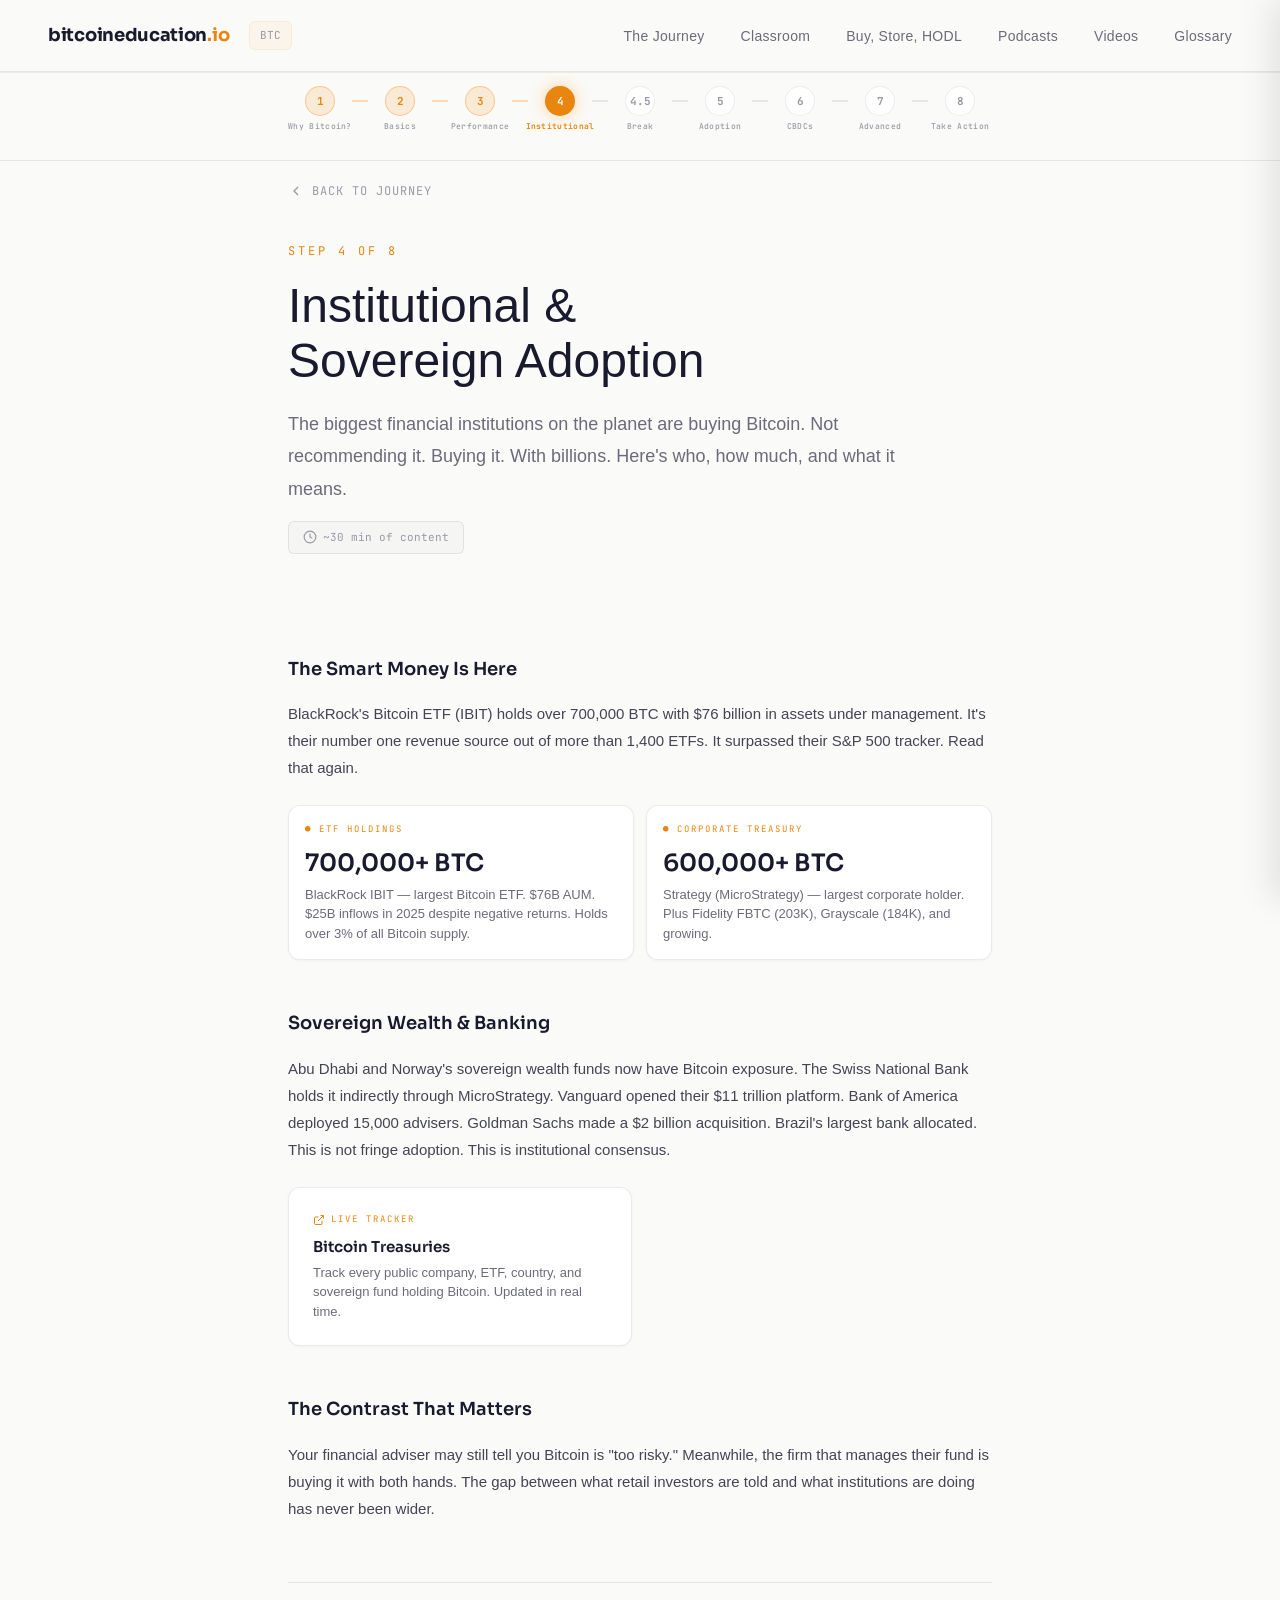
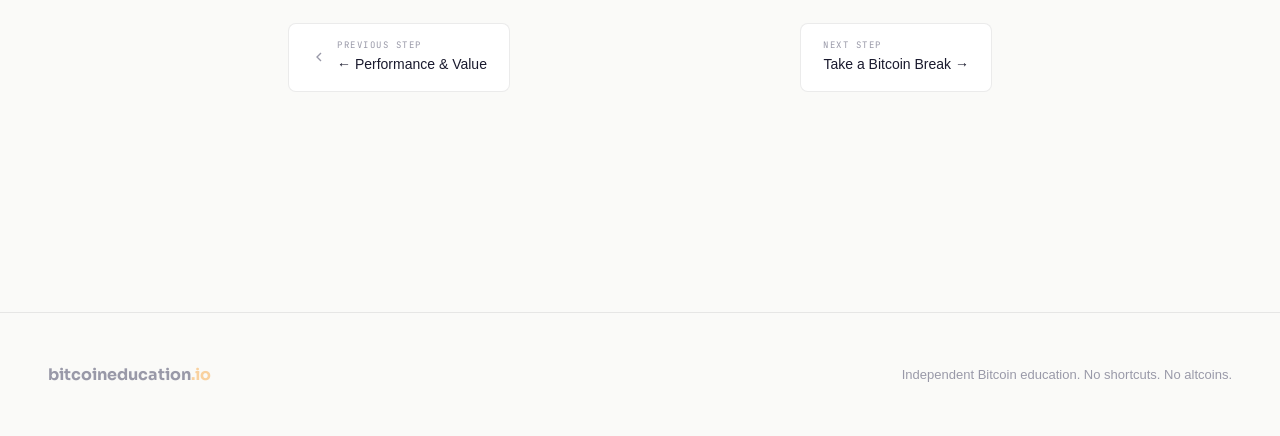
<file: step4.html>
<!DOCTYPE html>
<html lang="en">
<head>
  <meta charset="UTF-8">
    <link rel="icon" type="image/svg+xml" href="favicon.svg">
  <link rel="icon" type="image/png" sizes="32x32" href="favicon-32x32.png">
  <link rel="icon" type="image/png" sizes="16x16" href="favicon-16x16.png">
  <link rel="apple-touch-icon" sizes="180x180" href="apple-touch-icon.png">
  <meta name="viewport" content="width=device-width, initial-scale=1.0">
  <meta property="og:title" content="bitcoineducation.io">
  <meta property="og:description" content="Curated resources, structured learning, and a clear path from curious beginner to confident bitcoiner.">
  <meta property="og:image" content="https://bitcoineducation.io/og-image.png">
  <meta property="og:url" content="https://bitcoineducation.io">
  <meta property="og:type" content="website">
  <meta name="twitter:card" content="summary_large_image">
  <meta name="twitter:image" content="https://bitcoineducation.io/og-image.png">
  <title>Step 4: Institutional Adoption | bitcoineducation.io</title>
  <link rel="preconnect" href="https://fonts.googleapis.com">
  <link href="https://fonts.googleapis.com/css2?family=Sora:wght@300;400;500;600;700;800&family=Inter:wght@400;500;600;700&family=JetBrains+Mono:wght@400;500;600&display=swap" rel="stylesheet">
  <style>

  *, *::before, *::after { margin: 0; padding: 0; box-sizing: border-box; }

  :root {
    --bg-deep: #FAFAF8;
    --bg-surface: #F2F1EE;
    --bg-card: #FFFFFF;
    --bg-card-hover: #F7F6F3;
    --bg-step: #F5F4F1;
    --bitcoin: #E8860F;
    --bitcoin-bright: #F7931A;
    --bitcoin-dim: rgba(232, 134, 15, 0.08);
    --bitcoin-glow: rgba(232, 134, 15, 0.04);
    --text-hero: #1a1a2e;
    --text-primary: #2d2d3d;
    --text-body: #444455;
    --text-secondary: #6b6b7b;
    --text-dim: #9999a8;
    --border: rgba(0,0,0,0.08);
    --border-hover: rgba(232, 134, 15, 0.35);
    --border-subtle: rgba(0,0,0,0.04);
  }

  html { scroll-behavior: smooth; }

  body {
    background: var(--bg-deep);
    color: var(--text-body);
    font-family: 'Outfit', sans-serif;
    -webkit-font-smoothing: antialiased;
    overflow-x: hidden;
    line-height: 1.7;
  }

  /* === PAGE VIEWS === */
  
  

  /* === NAV === */
  nav {
    position: fixed; top: 0; left: 0; right: 0; z-index: 100;
    padding: 0 48px; height: 72px;
    display: flex; align-items: center; justify-content: space-between;
    background: rgba(250, 250, 248, 0.92); box-shadow: 0 1px 0 rgba(0,0,0,0.06);
    backdrop-filter: blur(24px); -webkit-backdrop-filter: blur(24px);
    border-bottom: 1px solid var(--border);
  }
  .nav-left { display: flex; align-items: center; gap: 20px; }
  .nav-logo {
    font-family: 'Sora', sans-serif; font-weight: 700; font-size: 18px;
    color: var(--text-hero); text-decoration: none; letter-spacing: -0.3px;
    cursor: pointer;
  }
  .nav-logo .dot-io { color: var(--bitcoin); }

  /* Live BTC Ticker */
  .btc-ticker {
    font-family: 'JetBrains Mono', monospace; font-size: 11px;
    color: var(--text-dim); background: rgba(247,147,26,0.06);
    border: 1px solid rgba(247,147,26,0.1); border-radius: 6px;
    padding: 4px 10px; display: flex; align-items: center; gap: 6px;
    transition: all 0.3s;
  }
  .btc-ticker .btc-icon { color: var(--bitcoin); font-size: 12px; }
  .btc-ticker .btc-price { color: var(--text-secondary); }

  .nav-links { display: flex; align-items: center; gap: 36px; list-style: none; }
  .nav-links a {
    font-weight: 400; font-size: 14px; color: var(--text-secondary);
    text-decoration: none; letter-spacing: 0.3px; transition: color 0.2s;
    cursor: pointer;
  }
  .nav-links a:hover { color: var(--text-hero); }
  .nav-cta {
    font-family: 'JetBrains Mono', monospace; font-size: 11px; font-weight: 500;
    letter-spacing: 1.5px; text-transform: uppercase; padding: 10px 20px;
    background: transparent; border: 1px solid var(--bitcoin); color: var(--bitcoin);
    border-radius: 6px; text-decoration: none; transition: all 0.3s ease;
    cursor: pointer;
  }
  .nav-cta:hover { background: var(--bitcoin); color: var(--bg-deep); }

  /* === LITE YOUTUBE EMBED === */
  .lite-yt {
    position: relative; width: 100%;
    background: var(--bg-card); border-radius: 12px; overflow: hidden;
    cursor: pointer; border: 1px solid var(--border);
    transition: border-color 0.3s;
  }
  .lite-yt:hover { border-color: var(--border-hover); }
  .lite-yt-thumb {
    position: relative; width: 100%; padding-bottom: 56.25%; overflow: hidden;
  }
  .lite-yt img {
    position: absolute; top: 0; left: 0; width: 100%; height: 100%;
    object-fit: cover; opacity: 0.85; transition: opacity 0.3s;
  }
  .lite-yt:hover img { opacity: 1; }
  .lite-yt .yt-play {
    position: absolute; top: 50%; left: 50%;
    transform: translate(-50%, -50%);
    width: 68px; height: 48px; background: rgba(0,0,0,0.75);
    border-radius: 14px; display: flex; align-items: center; justify-content: center;
    transition: background 0.3s; z-index: 2;
  }
  .lite-yt:hover .yt-play { background: #cc0000; }
  .lite-yt .yt-play svg { width: 24px; height: 24px; fill: #fff; margin-left: 3px; }
  .lite-yt iframe {
    position: absolute; top: 0; left: 0; width: 100%; height: 100%; border: 0;
  }
  .lite-yt .yt-title {
    padding: 10px 14px; font-size: 13px; font-weight: 600;
    color: var(--text-hero); line-height: 1.4;
  }
  .video-grid { display: grid; grid-template-columns: repeat(auto-fit, minmax(300px, 1fr)); gap: 20px; margin: 20px 0 32px; }

  /* === GLOSSARY SEARCH === */
  .glossary-pill {
    padding:6px 14px; border-radius:20px; border:1px solid var(--border);
    background:var(--bg-card); color:var(--text-secondary); font-size:12px;
    cursor:pointer; font-family:'Inter',sans-serif; transition:all 0.2s;
  }
  .glossary-pill:hover { border-color:var(--bitcoin); color:var(--bitcoin); }
  .glossary-pill.active { background:var(--bitcoin); color:#fff; border-color:var(--bitcoin); }
  .glossary-search {
    width: 100%; padding: 14px 20px; font-size: 16px;
    font-family: 'Outfit', sans-serif; color: var(--text-hero);
    background: var(--bg-card); border: 2px solid var(--border);
    border-radius: 10px; outline: none; transition: border-color 0.3s;
    box-shadow: 0 1px 3px rgba(0,0,0,0.04);
  }
  .glossary-search:focus { border-color: var(--bitcoin); }
  .glossary-search::placeholder { color: var(--text-dim); }
  .glossary-stats { font-family: 'JetBrains Mono', monospace; font-size: 12px; color: var(--text-dim); margin: 12px 0 24px; }
  .glossary-term {
    background: var(--bg-card); border: 1px solid var(--border);
    border-radius: 10px; padding: 20px 24px; margin-bottom: 12px;
    display: none; box-shadow: 0 1px 3px rgba(0,0,0,0.04);
    transition: border-color 0.3s;
  }
  .glossary-term.visible { display: block; }
  .glossary-term.title-match { border-left: 3px solid var(--bitcoin); }
  .glossary-term-name {
    font-family: 'Sora', sans-serif; font-weight: 600;
    font-size: 16px; color: var(--text-hero); margin-bottom: 6px;
  }
  .glossary-term-def { font-size: 14px; color: var(--text-body); line-height: 1.7; }
  .glossary-highlight { background: rgba(232,134,15,0.15); padding: 0 3px; border-radius: 3px; }

  /* === EXPANDABLE DETAILS === */
  .info-expand { margin: 16px 0 24px; border: 1px solid var(--border-light); border-radius: 12px; overflow: hidden; }
  .info-expand summary {
    cursor: pointer; padding: 14px 20px; font-weight: 600; font-size: 15px; color: var(--text-hero);
    display: flex; align-items: center; gap: 10px; list-style: none; transition: background 0.2s;
  }
  .info-expand summary::-webkit-details-marker { display: none; }
  .info-expand summary::before { content: ''; display: inline-block; width: 0; height: 0; border-left: 6px solid var(--bitcoin); border-top: 5px solid transparent; border-bottom: 5px solid transparent; transition: transform 0.3s; flex-shrink: 0; }
  .info-expand[open] summary::before { transform: rotate(90deg); }
  .info-expand summary:hover { background: rgba(232,134,15,0.04); }
  .info-expand .info-body { padding: 0 20px 20px; font-size: 14px; line-height: 1.8; color: var(--text-body); }
  .info-expand .info-body p { margin-bottom: 12px; }
  .info-expand .info-body strong { color: var(--text-hero); }

  /* === BOOK CARDS WITH COVERS === */
  .book-grid { display: flex; flex-direction: column; gap: 12px; margin: 20px 0 32px; }
  .book-card {
    display: flex; align-items: flex-start; gap: 16px; padding: 16px; border-radius: 12px;
    border: 1px solid var(--border-light); text-decoration: none; transition: all 0.2s;
  }
  .book-card:hover { border-color: var(--border-hover); transform: translateX(4px); }
  .book-cover { width: 52px; height: auto; border-radius: 4px; box-shadow: 0 2px 8px rgba(0,0,0,0.1); flex-shrink: 0; }
  .book-info { flex: 1; min-width: 0; }
  .book-title { font-weight: 700; font-size: 15px; color: var(--text-hero); margin-bottom: 2px; }
  .book-author { font-family: 'JetBrains Mono', monospace; font-size: 11px; color: var(--bitcoin); margin-bottom: 6px; text-transform: uppercase; letter-spacing: 0.5px; }
  .book-desc { font-size: 13px; color: var(--text-body); line-height: 1.6; }


  

  

  /* === TWEET EMBEDS === */
  .tweet-grid { display: grid; grid-template-columns: repeat(auto-fit, minmax(300px, 1fr)); gap: 16px; margin: 20px 0 32px; }
  .tweet-grid .twitter-tweet { margin: 0 !important; }
  .stat-card:hover { border-color: var(--bitcoin) !important; }

  /* Section tint for alternating backgrounds */
  .section-tint {
    margin: 0 -48px; padding: 32px 48px;
    background: var(--bg-surface); border-radius: 0;
  }
  @media (max-width: 768px) { .section-tint { margin: 0 -20px; padding: 24px 20px; } }

  /* Action flow visual */
  .action-flow {
    display: flex; align-items: center; gap: 0; margin: 24px 0 32px;
  }
  .action-flow-step {
    flex: 1; text-align: center; padding: 20px 12px;
    background: var(--bg-card); border: 1px solid var(--border); border-radius: 14px;
    position: relative;
  }
  .action-flow-step.highlight { border-color: var(--bitcoin); background: rgba(232,134,15,0.04); }
  .action-flow-num {
    width: 32px; height: 32px; border-radius: 50%; background: var(--bitcoin);
    color: #fff; font-family: 'JetBrains Mono', monospace; font-size: 14px; font-weight: 700;
    display: flex; align-items: center; justify-content: center; margin: 0 auto 10px;
  }
  .action-flow-title { font-weight: 700; font-size: 14px; color: var(--text-hero); margin-bottom: 4px; }
  .action-flow-desc { font-size: 12px; color: var(--text-secondary); line-height: 1.4; }
  .action-flow-arrow {
    flex-shrink: 0; width: 32px; display: flex; align-items: center; justify-content: center;
    color: var(--bitcoin); font-size: 20px;
  }
  @media (max-width: 768px) {
    .action-flow { flex-direction: column; gap: 0; }
    .action-flow-arrow { transform: rotate(90deg); width: auto; height: 32px; }
  }

  /* Podcast accent bar */
  .podcast-card { position: relative; overflow: hidden; }
  .podcast-card::before {
    content: ''; position: absolute; top: 0; left: 0; width: 4px; height: 100%;
    background: var(--accent, var(--bitcoin)); border-radius: 4px 0 0 4px;
  }

  /* Classroom featured card */
  .featured-card {
    border: 2px solid var(--bitcoin) !important;
    background: rgba(232,134,15,0.03) !important;
    position: relative;
  }
  .featured-badge {
    position: absolute; top: 12px; right: 12px;
    font-family: 'JetBrains Mono', monospace; font-size: 9px; font-weight: 700;
    text-transform: uppercase; letter-spacing: 1.5px; padding: 4px 10px;
    background: var(--bitcoin); color: #fff; border-radius: 6px;
  }

  /* Classroom section divider */
  .classroom-divider {
    display: flex; align-items: center; gap: 16px; margin: 48px 0 24px;
    padding-top: 32px; border-top: 1px solid var(--border);
  }
  .classroom-divider-icon {
    width: 40px; height: 40px; border-radius: 10px; display: flex;
    align-items: center; justify-content: center; flex-shrink: 0;
  }
  .classroom-divider h3 { margin: 0; }

  /* === JOURNEY PROGRESS BAR === */
  .journey-progress {
    position: fixed; top: 72px; left: 0; right: 0; z-index: 99;
    background: rgba(250, 250, 248, 0.95);
    backdrop-filter: blur(16px); -webkit-backdrop-filter: blur(16px);
    border-bottom: 1px solid var(--border);
    padding: 14px 24px 28px; display: none;
  }
  .journey-progress.visible { display: block; }
  .progress-track {
    display: flex; align-items: flex-start; justify-content: center;
    gap: 0; max-width: 800px; margin: 0 auto;
  }
  .progress-node {
    display: flex; flex-direction: column; align-items: center;
    width: 64px; cursor: pointer; transition: all 0.3s ease; flex-shrink: 0;
    text-decoration: none; position: relative;
  }
  .progress-num {
    display: flex; align-items: center; justify-content: center;
    width: 30px; height: 30px; border-radius: 50%;
    font-family: 'JetBrains Mono', monospace; font-size: 11px; font-weight: 700;
  }
  .progress-node.completed .progress-num {
    background: rgba(247, 147, 26, 0.15); border: 1.5px solid rgba(247, 147, 26, 0.4);
    color: var(--bitcoin);
  }
  .progress-node.active .progress-num {
    background: var(--bitcoin); border: 2px solid var(--bitcoin);
    color: var(--bg-deep); box-shadow: 0 0 16px rgba(247, 147, 26, 0.4);
  }
  .progress-node.upcoming .progress-num {
    background: var(--bg-card); border: 1.5px solid var(--border);
    color: var(--text-dim);
  }
  .progress-label {
    font-family: 'JetBrains Mono', monospace;
    font-size: 8px; letter-spacing: 0.3px; text-align: center;
    color: var(--text-dim); font-weight: 500; margin-top: 6px;
    line-height: 1.2; white-space: nowrap;
  }
  .progress-node.active .progress-label { color: var(--bitcoin); font-weight: 700; }
  .progress-line {
    width: 16px; height: 2px; flex-shrink: 0; margin-top: 14px;
  }
  .progress-line.completed { background: rgba(247, 147, 26, 0.3); }
  .progress-line:not(.completed) { background: var(--border); }

  /* === HERO === */
  .hero {
    min-height: 100vh; display: flex; flex-direction: column;
    justify-content: center; align-items: center; text-align: center;
    padding: 120px 48px 80px; position: relative; overflow: hidden;
  }

  /* Animated hero background - subtle flowing dots */
  .hero-bg-canvas {
    position: absolute; top: 0; left: 0; width: 100%; height: 100%;
    z-index: 0; opacity: 0.4;
  }

  .hero-content {
    position: relative; z-index: 1; max-width: 720px;
  }
  .hero-badge {
    display: inline-flex; align-items: center; gap: 10px;
    padding: 8px 18px; border: 1px solid var(--border);
    border-radius: 100px; margin-bottom: 32px;
    font-family: 'JetBrains Mono', monospace; font-size: 10px;
    letter-spacing: 2px; text-transform: uppercase;
    color: var(--text-dim);
  }
  .hero-badge-dot {
    width: 6px; height: 6px; border-radius: 50%;
    background: var(--bitcoin); box-shadow: 0 0 12px var(--bitcoin);
    animation: pulse 2s ease infinite;
  }
  @keyframes pulse { 0%, 100% { opacity: 1; } 50% { opacity: 0.4; } }

  .hero h1 {
    font-family: 'Outfit', sans-serif; font-weight: 200;
    font-size: clamp(38px, 5.5vw, 64px); line-height: 1.1;
    color: var(--text-hero); margin-bottom: 24px;
    letter-spacing: -1.5px;
  }
  .hero h1 em { font-style: normal; font-weight: 600; color: var(--bitcoin); }
  .hero-sub {
    font-weight: 300; font-size: 18px; line-height: 1.8;
    color: var(--text-secondary); max-width: 560px; margin: 0 auto 40px;
  }
  .hero-actions { display: flex; justify-content: center; gap: 16px; }
  .btn-primary {
    font-family: 'JetBrains Mono', monospace; font-size: 12px; font-weight: 500;
    letter-spacing: 1.5px; text-transform: uppercase; padding: 14px 32px;
    background: var(--bitcoin); color: var(--bg-deep);
    border: none; border-radius: 8px; cursor: pointer;
    text-decoration: none; transition: all 0.3s ease;
  }
  .btn-primary:hover { background: var(--bitcoin-bright); transform: translateY(-1px); box-shadow: 0 8px 24px rgba(247, 147, 26, 0.25); }
  .btn-ghost {
    font-family: 'JetBrains Mono', monospace; font-size: 12px; font-weight: 500;
    letter-spacing: 1.5px; text-transform: uppercase; padding: 14px 32px;
    background: transparent; color: var(--text-secondary);
    border: 1px solid var(--border); border-radius: 8px;
    cursor: pointer; text-decoration: none; transition: all 0.3s ease;
  }
  .btn-ghost:hover { border-color: var(--text-dim); color: var(--text-hero); }

  .hero-scroll-hint {
    position: absolute; bottom: 40px; left: 50%; transform: translateX(-50%);
    display: flex; flex-direction: column; align-items: center; gap: 8px;
    font-family: 'JetBrains Mono', monospace; font-size: 9px;
    letter-spacing: 2px; text-transform: uppercase; color: var(--text-dim);
  }
  .scroll-line {
    width: 1px; height: 40px;
    background: linear-gradient(to bottom, var(--text-dim), transparent);
    animation: scrollPulse 2s ease infinite;
  }
  @keyframes scrollPulse { 0%, 100% { opacity: 1; } 50% { opacity: 0.3; } }

  /* === IMPACT STATS === */
  .impact-section {
    padding: 80px 48px;
    border-top: 1px solid var(--border);
    background: var(--bg-surface);
  }
  .impact-label {
    text-align: center; font-family: 'JetBrains Mono', monospace;
    font-size: 12px; letter-spacing: 3px; text-transform: uppercase;
    color: var(--text-secondary); margin-bottom: 48px;
    text-shadow: 0 0 20px rgba(144, 144, 168, 0.15);
  }
  .impact-grid {
    display: grid; grid-template-columns: repeat(3, 1fr);
    gap: 20px; max-width: 1100px; margin: 0 auto;
  }
  .impact-card {
    background: var(--bg-card); border: 1px solid var(--border);
    border-radius: 12px; padding: 32px 24px; text-align: center;
    position: relative; overflow: hidden; transition: all 0.3s ease;
    box-shadow: 0 1px 3px rgba(0,0,0,0.04);
  }
  .impact-card::before {
    content: ''; position: absolute; top: 0; left: 0; right: 0; height: 2px;
    background: linear-gradient(90deg, transparent, var(--bitcoin), transparent);
    opacity: 0; transition: opacity 0.3s;
  }
  .impact-card:hover::before { opacity: 1; }
  .impact-card:hover { border-color: var(--border-hover); }
  .impact-number {
    font-family: 'Sora', sans-serif; font-weight: 800;
    font-size: 32px; color: var(--bitcoin); margin-bottom: 8px;
    line-height: 1;
  }
  .impact-desc {
    font-size: 13px; color: var(--text-secondary); line-height: 1.5;
  }

  /* Source button */
  .source-btn {
    display: inline-flex; align-items: center; gap: 5px;
    margin-top: 12px; padding: 4px 10px;
    background: rgba(0,0,0,0.02);
    border: 1px solid rgba(0,0,0,0.06);
    border-radius: 4px; cursor: pointer;
    font-family: 'JetBrains Mono', monospace; font-size: 9px;
    color: var(--text-dim); letter-spacing: 0.5px;
    transition: all 0.2s ease; position: relative;
  }
  .source-btn:hover {
    background: rgba(247, 147, 26, 0.06);
    border-color: rgba(247, 147, 26, 0.2);
    color: var(--bitcoin);
  }
  .source-btn svg { width: 10px; height: 10px; flex-shrink: 0; }

  /* Citation ref */
  .ref-sup {
    font-family: 'JetBrains Mono', monospace; font-size: 10px;
    color: var(--bitcoin); cursor: pointer; vertical-align: super;
    text-decoration: none; margin-left: 2px;
  }
  .ref-sup:hover { text-decoration: underline; }

  /* === MULTI-CURRENCY PURCHASING POWER CARD === */
  .currency-card {
    background: var(--bg-card); border: 1px solid var(--border);
    border-radius: 12px; padding: 28px 24px;
    position: relative; overflow: hidden; transition: all 0.3s ease;
    grid-column: span 3;
  }
  .currency-card::before {
    content: ''; position: absolute; top: 0; left: 0; right: 0; height: 2px;
    background: linear-gradient(90deg, transparent, var(--bitcoin), transparent);
    opacity: 0; transition: opacity 0.3s;
  }
  .currency-card:hover::before { opacity: 1; }
  .currency-card:hover { border-color: var(--border-hover); }
  .currency-card-header {
    display: flex; justify-content: space-between; align-items: flex-start;
    margin-bottom: 20px;
  }
  .currency-card-title {
    font-family: 'Sora', sans-serif; font-weight: 700;
    font-size: 18px; color: var(--text-hero); margin-bottom: 4px;
  }
  .currency-card-subtitle {
    font-size: 13px; color: var(--text-secondary); font-weight: 300;
  }
  .currency-card-since {
    font-family: 'JetBrains Mono', monospace; font-size: 10px;
    letter-spacing: 1.5px; text-transform: uppercase;
    color: var(--bitcoin); padding: 4px 10px;
    border: 1px solid rgba(247,147,26,0.2); border-radius: 4px;
    white-space: nowrap;
  }
  .currency-bars { display: flex; flex-direction: column; gap: 10px; }
  .currency-row {
    display: flex; align-items: center; gap: 12px;
  }
  .currency-label {
    font-family: 'JetBrains Mono', monospace; font-size: 12px;
    font-weight: 700; color: var(--text-secondary);
    min-width: 36px; text-align: right;
  }
  .currency-bar-track {
    flex: 1; height: 10px; background: rgba(0,0,0,0.06);
    border-radius: 5px; overflow: hidden;
  }
  .currency-bar-fill {
    height: 100%; width: 0; border-radius: 5px;
    background: linear-gradient(90deg, #e05555, #ff4444);
    transition: width 1.2s cubic-bezier(0.25, 0.46, 0.45, 0.94);
  }
  .currency-bar-fill.gold-bar {
    background: linear-gradient(90deg, var(--bitcoin), var(--bitcoin-bright));
  }
  .currency-pct {
    font-family: 'JetBrains Mono', monospace; font-size: 14px;
    font-weight: 700; color: #dc2626; min-width: 40px;
  }
  .currency-pct.gold-pct, .currency-label.gold-pct { color: var(--bitcoin); }
  .currency-note {
    font-size: 11px; color: var(--text-dim); margin-top: 12px;
    line-height: 1.5; font-style: italic;
  }

  /* === TRANSITION === */
  .transition-section {
    padding: 80px 48px; text-align: center;
    max-width: 800px; margin: 0 auto;
  }
  .transition-section p {
    font-weight: 200; font-size: clamp(20px, 2.5vw, 26px);
    line-height: 1.7; color: var(--text-secondary);
  }
  .transition-section em { font-style: normal; color: var(--bitcoin); font-weight: 400; }

  /* === FEATURED VOICES === */
  .voices-section {
    padding: 60px 48px 80px;
    border-top: 1px solid var(--border);
  }
  .voices-label {
    text-align: center; font-family: 'JetBrains Mono', monospace;
    font-size: 11px; letter-spacing: 3px; text-transform: uppercase;
    color: var(--text-dim); margin-bottom: 40px;
  }
  .voices-grid {
    display: grid; grid-template-columns: repeat(3, 1fr);
    gap: 20px; max-width: 1100px; margin: 0 auto;
  }
  .voice-card {
    background: var(--bg-card); border: 1px solid var(--border);
    border-radius: 12px; padding: 28px; position: relative;
    transition: all 0.3s ease;
    box-shadow: 0 1px 3px rgba(0,0,0,0.04);
  }
  .voice-card:hover { border-color: var(--border-hover); }
  .voice-quote-mark {
    font-family: 'Sora', sans-serif; font-size: 48px; font-weight: 800;
    color: rgba(247, 147, 26, 0.15); line-height: 1; margin-bottom: -8px;
  }
  .voice-quote {
    font-weight: 300; font-size: 15px; line-height: 1.7;
    color: var(--text-primary); margin-bottom: 16px;
    font-style: italic;
  }
  .voice-name {
    font-family: 'Sora', sans-serif; font-weight: 600;
    font-size: 13px; color: var(--text-hero);
  }
  .voice-title {
    font-size: 12px; color: var(--text-dim); margin-top: 2px;
  }

  /* === RESERVE CALLOUT === */
  .reserve-callout {
    max-width: 1100px; margin: 32px auto 0; padding: 0;
  }
  .reserve-inner {
    background: var(--bg-card); border: 1px solid var(--border);
    border-radius: 14px; padding: 36px 40px;
    position: relative; overflow: hidden;
  }
  .reserve-inner::before {
    content: ''; position: absolute; left: 0; top: 0; bottom: 0; width: 3px;
    background: linear-gradient(to bottom, var(--bitcoin), transparent);
  }
  .reserve-icon { font-size: 28px; margin-bottom: 12px; }
  .reserve-title {
    font-family: 'Sora', sans-serif; font-weight: 700;
    font-size: 17px; color: var(--text-hero); margin-bottom: 12px;
  }
  .reserve-text {
    font-weight: 300; font-size: 14px; line-height: 1.8;
    color: var(--text-secondary);
  }
  .reserve-text strong { color: var(--text-primary); font-weight: 500; }

  /* === JOURNEY SECTION === */
  .journey-section {
    padding: 100px 48px 80px;
  }
  .section-header { text-align: center; margin-bottom: 56px; }
  .section-overline {
    font-family: 'JetBrains Mono', monospace; font-size: 11px;
    letter-spacing: 3px; text-transform: uppercase;
    color: var(--bitcoin); margin-bottom: 16px;
  }
  .section-title {
    font-family: 'Outfit', sans-serif; font-weight: 200;
    font-size: clamp(28px, 3.5vw, 40px); color: var(--text-hero);
    margin-bottom: 12px;
  }
  .section-desc {
    font-weight: 300; font-size: 16px; color: var(--text-secondary);
    max-width: 540px; margin: 0 auto;
  }

  .journey-steps {
    max-width: 760px; margin: 0 auto;
    display: flex; flex-direction: column; gap: 12px;
  }
  .journey-step {
    background: var(--bg-card); border: 1px solid var(--border);
    border-radius: 12px; overflow: hidden; transition: all 0.3s ease;
    box-shadow: 0 1px 3px rgba(0,0,0,0.04);
  }
  .journey-step:hover { border-color: var(--border-hover); }
  .step-header {
    display: flex; align-items: center; gap: 20px;
    padding: 20px 24px; cursor: pointer;
  }
  .step-number {
    width: 38px; height: 38px; border-radius: 50%;
    border: 1.5px solid rgba(247, 147, 26, 0.3);
    display: flex; align-items: center; justify-content: center;
    font-family: 'JetBrains Mono', monospace; font-size: 14px; font-weight: 700;
    color: var(--bitcoin); flex-shrink: 0;
    background: var(--bitcoin-dim);
  }
  .step-header-text { flex: 1; }
  .step-title {
    font-family: 'Sora', sans-serif; font-weight: 600;
    font-size: 16px; color: var(--text-hero); margin-bottom: 2px;
  }
  .step-subtitle { font-size: 13px; color: var(--text-dim); font-weight: 300; }
  .step-chevron {
    width: 20px; height: 20px; color: var(--text-dim);
    transition: transform 0.3s ease; flex-shrink: 0;
  }
  .journey-step.active .step-chevron { transform: rotate(180deg); color: var(--bitcoin); }
  .step-body {
    max-height: 0; overflow: hidden; transition: max-height 0.4s ease;
  }
  .journey-step.active .step-body { max-height: 500px; }
  .step-body-inner {
    padding: 0 24px 24px 82px;
  }
  .step-description {
    font-weight: 300; font-size: 14px; line-height: 1.8;
    color: var(--text-secondary); margin-bottom: 16px;
  }
  /* Reading time badges */
  .step-time-badge {
    display: inline-flex; align-items: center; gap: 5px;
    font-family: 'JetBrains Mono', monospace; font-size: 10px;
    letter-spacing: 0.5px; color: var(--text-dim);
    background: rgba(0,0,0,0.02); border: 1px solid var(--border);
    border-radius: 4px; padding: 3px 8px; margin-bottom: 12px;
  }
  .step-time-badge svg { width: 10px; height: 10px; }
  .step-resources {
    display: flex; flex-wrap: wrap; gap: 8px; margin-bottom: 16px;
  }
  .resource-tag {
    display: inline-flex; align-items: center; gap: 6px;
    font-family: 'JetBrains Mono', monospace; font-size: 11px;
    color: var(--text-secondary); background: rgba(0,0,0,0.03);
    border: 1px solid var(--border); border-radius: 6px;
    padding: 6px 12px; text-decoration: none; transition: all 0.2s;
  }
  .resource-tag:hover { border-color: var(--border-hover); color: var(--bitcoin); }
  .resource-tag svg { width: 12px; height: 12px; }
  .step-deep-dive {
    display: inline-flex; align-items: center; gap: 8px;
    font-family: 'JetBrains Mono', monospace; font-size: 12px;
    font-weight: 500; letter-spacing: 0.5px;
    color: var(--bitcoin); text-decoration: none;
    padding: 10px 18px; background: var(--bitcoin-dim);
    border: 1px solid rgba(247,147,26,0.15); border-radius: 8px;
    cursor: pointer; transition: all 0.3s ease;
  }
  .step-deep-dive:hover {
    background: rgba(247, 147, 26, 0.15);
    border-color: rgba(247, 147, 26, 0.3);
  }
  .step-deep-dive svg { width: 14px; height: 14px; }

  /* === STEP PAGE === */
  .step-page-hero {
    padding: 140px 48px 60px; max-width: 800px; margin: 0 auto;
  }
  .step-page-back {
    display: inline-flex; align-items: center; gap: 8px;
    font-family: 'JetBrains Mono', monospace; font-size: 12px;
    letter-spacing: 1px; text-transform: uppercase;
    color: var(--text-dim); text-decoration: none;
    margin-bottom: 40px; cursor: pointer; transition: color 0.2s;
  }
  .step-page-back:hover { color: var(--bitcoin); }
  .step-page-back svg { width: 16px; height: 16px; }
  .step-page-overline {
    font-family: 'JetBrains Mono', monospace; font-size: 12px;
    letter-spacing: 3px; text-transform: uppercase;
    color: var(--bitcoin); margin-bottom: 16px;
  }
  .step-page-title {
    font-family: 'Outfit', sans-serif; font-weight: 200;
    font-size: clamp(32px, 4.5vw, 48px); color: var(--text-hero);
    line-height: 1.15; margin-bottom: 20px;
  }
  .step-page-intro {
    font-weight: 300; font-size: 18px; line-height: 1.8;
    color: var(--text-secondary); max-width: 640px;
  }
  .step-page-time {
    display: inline-flex; align-items: center; gap: 6px;
    font-family: 'JetBrains Mono', monospace; font-size: 11px;
    color: var(--text-dim); margin-top: 16px;
    background: rgba(0,0,0,0.02); border: 1px solid var(--border);
    border-radius: 6px; padding: 6px 14px;
  }
  .step-page-time svg { width: 14px; height: 14px; }

  .step-page-content {
    max-width: 800px; margin: 0 auto; padding: 40px 48px 120px;
  }
  .step-page-content h3 {
    font-family: 'Sora', sans-serif; font-weight: 600;
    font-size: 18px; color: var(--text-hero); margin-bottom: 16px;
    margin-top: 48px;
  }
  .step-page-content h3:first-child { margin-top: 0; }
  .step-page-content p {
    font-size: 15px; line-height: 1.8; color: var(--text-body);
    margin-bottom: 20px;
  }
  .resource-grid {
    display: grid; grid-template-columns: repeat(auto-fill, minmax(280px, 1fr));
    gap: 16px; margin: 24px 0;
  }
  .resource-card {
    background: var(--bg-card); border: 1px solid var(--border);
    border-radius: 12px; padding: 24px; transition: all 0.3s ease;
    text-decoration: none; display: block;
    box-shadow: 0 1px 3px rgba(0,0,0,0.04);
  }
  .resource-card:hover {
    border-color: var(--border-hover); transform: translateY(-2px);
    box-shadow: 0 8px 24px rgba(0,0,0,0.08);
  }
  .resource-card-type {
    font-family: 'JetBrains Mono', monospace; font-size: 9px;
    letter-spacing: 2px; text-transform: uppercase;
    color: var(--bitcoin); margin-bottom: 10px;
    display: flex; align-items: center; gap: 6px;
  }
  .resource-card-type svg { width: 12px; height: 12px; }
  .resource-card-title {
    font-family: 'Sora', sans-serif; font-weight: 600;
    font-size: 15px; color: var(--text-hero); margin-bottom: 6px;
    line-height: 1.3;
  }
  .resource-card-desc {
    font-size: 13px; color: var(--text-secondary); line-height: 1.5;
  }
  .crash-pattern {
    background: var(--bg-card); border: 1px solid var(--border);
    border-radius: 14px; padding: 36px; margin: 32px 0;
  }
  .crash-pattern-label {
    font-family: 'JetBrains Mono', monospace; font-size: 10px;
    letter-spacing: 2px; text-transform: uppercase;
    color: var(--text-dim); margin-bottom: 24px;
  }
  .crash-items { display: flex; flex-direction: column; gap: 16px; }
  .crash-item { display: flex; align-items: center; gap: 16px; }
  .crash-prices {
    font-family: 'JetBrains Mono', monospace; font-size: 14px;
    min-width: 220px;
  }
  .crash-high { color: var(--text-hero); font-weight: 500; }
  .crash-arrow { color: var(--text-dim); margin: 0 4px; }
  .crash-low { color: #e05555; font-weight: 500; }
  .crash-bar {
    flex: 1; height: 6px; background: rgba(0,0,0,0.06);
    border-radius: 3px; overflow: hidden;
  }
  .crash-bar-fill {
    height: 100%; border-radius: 3px;
    background: linear-gradient(90deg, #e05555, var(--bitcoin));
  }
  .crash-then {
    font-family: 'JetBrains Mono', monospace; font-size: 11px;
    color: #16a34a; min-width: 100px; text-align: right;
  }
  .step-page-nav {
    display: flex; justify-content: space-between; align-items: center;
    padding: 40px 0; border-top: 1px solid var(--border);
    margin-top: 60px;
  }
  .step-nav-btn {
    display: inline-flex; align-items: center; gap: 10px;
    padding: 14px 22px; background: var(--bg-card);
    border: 1px solid var(--border); border-radius: 8px;
    text-decoration: none; transition: all 0.2s; cursor: pointer;
  }
  .step-nav-btn:hover { border-color: var(--border-hover); }
  .step-nav-label {
    font-family: 'JetBrains Mono', monospace; font-size: 9px;
    letter-spacing: 1.5px; text-transform: uppercase;
    color: var(--text-dim);
  }
  .step-nav-title {
    font-size: 14px; color: var(--text-hero); font-weight: 500;
  }
  .step-nav-btn svg { width: 16px; height: 16px; color: var(--text-dim); }

  /* === CTA BAND === */
  .cta-band {
    box-shadow: 0 2px 8px rgba(0,0,0,0.04);
    margin: 0 48px; padding: 56px;
    background: var(--bg-card); border: 1px solid var(--border);
    border-radius: 16px; display: flex; align-items: center;
    justify-content: space-between; gap: 40px;
    position: relative; overflow: hidden;
  }
  .cta-band::before {
    content: ''; position: absolute; top: 0; left: 0; right: 0; height: 1px;
    background: linear-gradient(90deg, transparent, var(--bitcoin), transparent);
  }
  .cta-band-content h3 {
    font-family: 'Outfit', sans-serif; font-weight: 600;
    font-size: 24px; color: var(--text-hero); margin-bottom: 8px;
  }
  .cta-band-content p {
    font-weight: 300; font-size: 15px; color: var(--text-secondary); line-height: 1.6;
  }

  /* === FOOTER === */
  footer {
    margin-top: 60px; padding: 48px;
    border-top: 1px solid var(--border);
    display: flex; justify-content: space-between; align-items: center;
  }
  .footer-logo {
    font-family: 'Sora', sans-serif; font-weight: 700;
    font-size: 16px; color: var(--text-dim);
  }
  .footer-logo .dot-io { color: rgba(247,147,26,0.4); }
  .footer-text { font-size: 13px; color: var(--text-dim); }
  .footer-email a {
    font-family: 'JetBrains Mono', monospace; font-size: 12px;
    color: var(--text-dim); text-decoration: none; transition: color 0.2s;
  }
  .footer-email a:hover { color: var(--bitcoin); }

  /* === TOOLTIP === */
  .tooltip-overlay {
    position: fixed; top: 0; left: 0; right: 0; bottom: 0;
    background: rgba(0,0,0,0.7); backdrop-filter: blur(6px);
    z-index: 200; display: flex; align-items: center; justify-content: center;
    opacity: 0; pointer-events: none; transition: opacity 0.3s;
    padding: 20px;
  }
  .tooltip-overlay.active { opacity: 1; pointer-events: all; }
  .tooltip-card {
    background: var(--bg-card); border: 1px solid var(--border);
    border-radius: 16px; padding: 32px; max-width: 480px; width: 100%;
    position: relative;
    box-shadow: 0 16px 48px rgba(0,0,0,0.12);
  }
  .tooltip-close {
    position: absolute; top: 16px; right: 16px;
    background: none; border: none; color: var(--text-dim);
    font-size: 24px; cursor: pointer; transition: color 0.2s;
    line-height: 1;
  }
  .tooltip-close:hover { color: var(--text-hero); }
  .tooltip-stat {
    font-family: 'Sora', sans-serif; font-weight: 700;
    font-size: 20px; color: var(--text-hero); margin-bottom: 12px;
  }
  .tooltip-claim {
    font-weight: 300; font-size: 14px; line-height: 1.7;
    color: var(--text-body); margin-bottom: 20px;
  }
  .tooltip-citation-label {
    font-family: 'JetBrains Mono', monospace; font-size: 9px;
    letter-spacing: 2px; text-transform: uppercase;
    color: var(--text-dim); margin-bottom: 6px;
  }
  .tooltip-citation {
    font-size: 13px; color: var(--text-secondary); line-height: 1.6;
    margin-bottom: 16px;
  }
  .tooltip-link {
    display: inline-flex; align-items: center; gap: 6px;
    font-family: 'JetBrains Mono', monospace; font-size: 12px;
    color: var(--bitcoin); text-decoration: none; transition: opacity 0.2s;
  }
  .tooltip-link:hover { opacity: 0.8; }
  .tooltip-link svg { width: 14px; height: 14px; }

  /* === SCROLL REVEAL === */
  .reveal {
    opacity: 0; transform: translateY(20px);
    transition: opacity 0.6s ease, transform 0.6s ease;
  }
  .reveal.visible { opacity: 1; transform: translateY(0); }
  .reveal-delay-1 { transition-delay: 0.1s; }
  .reveal-delay-2 { transition-delay: 0.2s; }
  .reveal-delay-3 { transition-delay: 0.3s; }

  /* === RESPONSIVE === */
  /* === HAMBURGER + MOBILE NAV === */
  .hamburger {
    display: none; background: none; border: none; cursor: pointer; padding: 8px;
    flex-direction: column; gap: 5px; z-index: 1001;
  }
  .hamburger span {
    display: block; width: 22px; height: 2px; background: var(--text-hero);
    border-radius: 2px; transition: all 0.3s;
  }
  .hamburger.active span:nth-child(1) { transform: rotate(45deg) translate(5px, 5px); }
  .hamburger.active span:nth-child(2) { opacity: 0; }
  .hamburger.active span:nth-child(3) { transform: rotate(-45deg) translate(5px, -5px); }

  .mobile-nav-overlay {
    position: fixed; inset: 0; background: rgba(0,0,0,0.4); z-index: 999;
    opacity: 0; pointer-events: none; transition: opacity 0.3s;
  }
  .mobile-nav-overlay.active { opacity: 1; pointer-events: auto; }

  .mobile-nav-panel {
    position: fixed; top: 0; right: 0; bottom: 0; width: 280px; z-index: 1000;
    background: #FAFAF8; box-shadow: -8px 0 32px rgba(0,0,0,0.1);
    transform: translateX(100%); transition: transform 0.3s ease;
    display: flex; flex-direction: column; padding: 24px;
  }
  .mobile-nav-panel.active { transform: translateX(0); }

  .mobile-nav-header {
    display: flex; justify-content: space-between; align-items: center;
    padding-bottom: 24px; border-bottom: 1px solid var(--border);
  }
  .mobile-nav-close {
    background: none; border: none; font-size: 28px; color: var(--text-dim);
    cursor: pointer; padding: 4px 8px; line-height: 1;
  }
  .mobile-nav-close:hover { color: var(--text-hero); }

  .mobile-nav-links {
    display: flex; flex-direction: column; gap: 0; padding: 16px 0; flex: 1;
  }
  .mobile-nav-links a {
    font-size: 16px; font-weight: 500; color: var(--text-hero);
    text-decoration: none; padding: 14px 0;
    border-bottom: 1px solid var(--border-light);
    cursor: pointer; transition: color 0.2s;
  }
  .mobile-nav-links a:hover { color: var(--bitcoin); }

  .mobile-nav-cta {
    display: block; text-align: center; padding: 14px 24px;
    background: var(--bitcoin); color: #fff; border-radius: 10px;
    font-family: 'JetBrains Mono', monospace; font-size: 12px;
    font-weight: 600; letter-spacing: 1px; text-transform: uppercase;
    text-decoration: none; cursor: pointer; margin-top: 16px;
    transition: opacity 0.2s;
  }
  .mobile-nav-cta:hover { opacity: 0.85; }

  @media (max-width: 768px) {
    nav { padding: 0 20px; }
    .nav-links { display: none; }
    .nav-cta { display: none; }
    .hamburger { display: flex; }
    .nav-left { gap: 12px; }
    .btc-ticker { font-size: 10px; padding: 3px 8px; }
    .journey-progress { display: none !important; }
    .progress-node { width: 48px; }
    .progress-num { width: 26px; height: 26px; font-size: 10px; }
    .progress-label { font-size: 7px; }
    .progress-line { width: 8px; margin-top: 12px; }
    .hero { padding: 100px 20px 60px; }
    .hero h1 { font-size: 32px; }
    .hero-sub { font-size: 16px; }
    .hero-actions { flex-direction: column; align-items: center; }
    .impact-section { padding: 60px 20px; }
    .impact-grid { grid-template-columns: 1fr; }
    .impact-number { font-size: 24px; }
    .currency-card { grid-column: span 1; }
    .voices-grid { grid-template-columns: 1fr; }
    .voices-section { padding: 40px 20px; }
    .journey-section { padding: 60px 20px; }
    .step-body-inner { padding: 0 20px 20px 20px; }
    .transition-section { padding: 60px 20px; }
    .reserve-callout { padding: 0 20px; }
    .cta-band {
    box-shadow: 0 2px 8px rgba(0,0,0,0.04); margin: 0 20px; padding: 32px 24px; flex-direction: column; text-align: center; }
    footer { flex-direction: column; gap: 12px; text-align: center; padding: 32px 20px; }
    .step-page-hero { padding: 120px 20px 40px; }
    .step-page-content { padding: 30px 20px 80px; }
    .resource-grid { grid-template-columns: 1fr; }
    .crash-item { flex-direction: column; align-items: flex-start; gap: 8px; }
    .crash-prices { min-width: unset; }
    .adoption-stats { grid-template-columns: 1fr !important; }
    .step4-stats .resource-card-title { font-size: 20px !important; }
    .step4-stats .resource-card { padding: 12px !important; }
    .step4-stats { gap: 8px !important; }
    .crash-then { text-align: left; }
    .step-page-nav { flex-direction: column; gap: 16px; }
    .journey-progress { padding: 14px 20px; top: 72px; }
    .progress-node { width: 26px; height: 26px; font-size: 10px; }
    .progress-line { width: 14px; }
  }


  /* === ABOUT PILL & POPUP === */
  .about-pill {
    display: flex; align-items: center; gap: 14px;
    margin: 40px auto 32px; cursor: pointer;
    padding: 12px 20px; border-radius: 40px;
    border: 1px solid var(--border); background: var(--bg-card);
    width: fit-content; transition: all 0.2s;
  }
  .about-pill:hover { border-color: var(--bitcoin); box-shadow: 0 2px 12px rgba(232,134,15,0.1); }
  .about-pill img { width: 48px; height: 48px; border-radius: 50%; object-fit: cover; object-position: center top; }
  .about-pill-name { font-weight: 700; font-size: 14px; color: var(--text-hero); font-family: 'Sora', sans-serif; }
  .about-pill-loc { font-size: 12px; color: var(--text-dim); margin-top: 1px; }
  .about-popup-overlay {
    display: none; position: fixed; inset: 0;
    background: rgba(0,0,0,0.5); z-index: 10000;
    align-items: center; justify-content: center; padding: 24px;
  }
  .about-popup-overlay.active { display: flex; }
  .about-popup-card {
    background: var(--bg-surface); border-radius: 16px; padding: 36px;
    max-width: 520px; width: 100%; position: relative;
    box-shadow: 0 20px 60px rgba(0,0,0,0.15);
  }
  .about-popup-close {
    position: absolute; top: 16px; right: 20px;
    background: none; border: none; font-size: 22px;
    color: var(--text-dim); cursor: pointer; line-height: 1;
  }
  .about-popup-close:hover { color: var(--text-hero); }
  .about-popup-header { display: flex; align-items: center; gap: 16px; margin-bottom: 20px; }
  .about-popup-photo { width: 72px; height: 72px; border-radius: 50%; object-fit: cover; object-position: center top; }
  .about-popup-name { font-weight: 700; font-size: 18px; font-family: 'Sora', sans-serif; color: var(--text-hero); }
  .about-popup-loc { font-size: 13px; color: var(--text-dim); margin-top: 2px; }
  .about-popup-body p { font-size: 14px; color: var(--text-secondary); line-height: 1.7; margin-bottom: 12px; }
  .about-popup-cta {
    display: inline-block; margin-top: 8px; color: var(--bitcoin);
    text-decoration: none; font-weight: 600; font-size: 14px; cursor: pointer;
  }

</style>
  <style>.step-page-hero{padding-top:180px !important;}

</style>
</head>
<body>

<nav>
  <div class="nav-left">
    <a class="nav-logo" href="index.html">bitcoineducation<span class="dot-io">.io</span></a>
    <div class="btc-ticker" id="btcPrice">BTC</div>
  </div>
  <ul class="nav-links">
    <li><a href="index.html#journey">The Journey</a></li>
    <li><a href="classroom.html">Classroom</a></li>
    <li><a href="buy.html">Buy, Store, HODL</a></li>
    <li><a href="podcasts.html">Podcasts</a></li>
    <li><a href="videos.html">Videos</a></li>
    <li><a href="glossary.html">Glossary</a></li>
  </ul>
  <button class="hamburger" onclick="toggleMobileNav()" aria-label="Menu">
    <span></span><span></span><span></span>
  </button>
</nav>
<div class="mobile-nav-overlay" id="mobileNavOverlay" onclick="toggleMobileNav()"></div>
<div class="mobile-nav-panel" id="mobileNavPanel">
  <div class="mobile-nav-header">
    <a class="nav-logo" href="index.html">bitcoineducation<span class="dot-io">.io</span></a>
    <button class="mobile-nav-close" onclick="toggleMobileNav()" aria-label="Close">&times;</button>
  </div>
  <div class="mobile-nav-links">
    <a href="index.html#journey">The Journey</a>
    <a href="classroom.html">Classroom</a>
    <a href="buy.html">Buy, Store, HODL</a>
    <a href="podcasts.html">Podcasts</a>
    <a href="videos.html">Videos</a>
    <a href="glossary.html">Glossary</a>
  </div>
</div>

<div class="journey-progress visible" id="journeyProgress"><div class="progress-track" id="progressTrack"><a href="step1.html" class="progress-node completed"><span class="progress-num">1</span><span class="progress-label">Why Bitcoin?</span></a><div class="progress-line completed"></div><a href="step2.html" class="progress-node completed"><span class="progress-num">2</span><span class="progress-label">Basics</span></a><div class="progress-line completed"></div><a href="step3.html" class="progress-node completed"><span class="progress-num">3</span><span class="progress-label">Performance</span></a><div class="progress-line completed"></div><a href="step4.html" class="progress-node active"><span class="progress-num">4</span><span class="progress-label">Institutional</span></a><div class="progress-line"></div><a href="step45.html" class="progress-node upcoming"><span class="progress-num">4.5</span><span class="progress-label">Break</span></a><div class="progress-line"></div><a href="step5.html" class="progress-node upcoming"><span class="progress-num">5</span><span class="progress-label">Adoption</span></a><div class="progress-line"></div><a href="step6.html" class="progress-node upcoming"><span class="progress-num">6</span><span class="progress-label">CBDCs</span></a><div class="progress-line"></div><a href="step7.html" class="progress-node upcoming"><span class="progress-num">7</span><span class="progress-label">Advanced</span></a><div class="progress-line"></div><a href="step8.html" class="progress-node upcoming"><span class="progress-num">8</span><span class="progress-label">Take Action</span></a></div></div>

<div class="step-page-hero">
  <a class="step-page-back" href="index.html">
    <svg viewBox="0 0 24 24" fill="none" stroke="currentColor" stroke-width="2"><polyline points="15 18 9 12 15 6"/></svg>
    Back to Journey
  </a>
  <div class="step-page-overline">Step 4 of 8</div>
  <h1 class="step-page-title">Institutional &amp;<br>Sovereign Adoption</h1>
  <p class="step-page-intro">The biggest financial institutions on the planet are buying Bitcoin. Not recommending it. Buying it. With billions. Here's who, how much, and what it means.</p>
  <div class="step-page-time">
    <svg viewBox="0 0 24 24" fill="none" stroke="currentColor" stroke-width="2"><circle cx="12" cy="12" r="10"/><polyline points="12 6 12 12 16 14"/></svg>
    ~30 min of content
  </div>
</div>

<div class="step-page-content">

  <h3>The Smart Money Is Here</h3>
  <p>BlackRock's Bitcoin ETF (IBIT) holds over 700,000 BTC with $76 billion in assets under management. It's their number one revenue source out of more than 1,400 ETFs. It surpassed their S&amp;P 500 tracker. Read that again.</p>

  <div class="resource-grid step4-stats" style="grid-template-columns: 1fr 1fr; gap:12px;">
    <div class="resource-card" style="cursor:default; padding:16px;">
      <div class="resource-card-type" style="color:var(--bitcoin);">&#9679; ETF Holdings</div>
      <div class="resource-card-title" style="font-size:24px; font-family:'Sora',sans-serif;">700,000+ BTC</div>
      <div class="resource-card-desc">BlackRock IBIT — largest Bitcoin ETF. $76B AUM. $25B inflows in 2025 despite negative returns. Holds over 3% of all Bitcoin supply.</div>
    </div>
    <div class="resource-card" style="cursor:default; padding:16px;">
      <div class="resource-card-type" style="color:var(--bitcoin);">&#9679; Corporate Treasury</div>
      <div class="resource-card-title" style="font-size:24px; font-family:'Sora',sans-serif;">600,000+ BTC</div>
      <div class="resource-card-desc">Strategy (MicroStrategy) — largest corporate holder. Plus Fidelity FBTC (203K), Grayscale (184K), and growing.</div>
    </div>
  </div>

  <h3>Sovereign Wealth &amp; Banking</h3>
  <p>Abu Dhabi and Norway's sovereign wealth funds now have Bitcoin exposure. The Swiss National Bank holds it indirectly through MicroStrategy. Vanguard opened their $11 trillion platform. Bank of America deployed 15,000 advisers. Goldman Sachs made a $2 billion acquisition. Brazil's largest bank allocated. This is not fringe adoption. This is institutional consensus.</p>

  <div class="resource-grid">
    <a href="https://bitcointreasuries.net" class="resource-card" target="_blank">
      <div class="resource-card-type"><svg viewBox="0 0 24 24" fill="none" stroke="currentColor" stroke-width="2"><path d="M18 13v6a2 2 0 0 1-2 2H5a2 2 0 0 1-2-2V8a2 2 0 0 1 2-2h6"/><polyline points="15 3 21 3 21 9"/><line x1="10" y1="14" x2="21" y2="3"/></svg> Live Tracker</div>
      <div class="resource-card-title">Bitcoin Treasuries</div>
      <div class="resource-card-desc">Track every public company, ETF, country, and sovereign fund holding Bitcoin. Updated in real time.</div>
    </a>
  </div>

  <h3>The Contrast That Matters</h3>
  <p>Your financial adviser may still tell you Bitcoin is "too risky." Meanwhile, the firm that manages their fund is buying it with both hands. The gap between what retail investors are told and what institutions are doing has never been wider.</p>

  <div class="step-page-nav">
    <a class="step-nav-btn" href="step3.html">
      <svg viewBox="0 0 24 24" fill="none" stroke="currentColor" stroke-width="2"><polyline points="15 18 9 12 15 6"/></svg>
      <div><div class="step-nav-label">Previous Step</div><div class="step-nav-title">&larr; Performance &amp; Value</div></div>
    </a>
    <a class="step-nav-btn" href="step45.html">
      <div><div class="step-nav-label">Next Step</div><div class="step-nav-title">Take a Bitcoin Break &rarr;</div></div>
    </a>
  </div>

</div>

<footer>
  <div class="footer-logo">bitcoineducation<span class="dot-io">.io</span></div>
  <div class="footer-text">Independent Bitcoin education. No shortcuts. No altcoins.</div>
</footer>

<script>
</script><script>
// === Step definitions for progress bar ===
const STEPS = [
  { id: 'step1', num: '1', label: 'Why Bitcoin?' },
  { id: 'step2', num: '2', label: 'Basics' },
  { id: 'step3', num: '3', label: 'Performance' },
  { id: 'step4', num: '4', label: 'Institutional' },
  { id: 'step45', num: '4.5', label: 'Break' },
  { id: 'step5', num: '5', label: 'Adoption' },
  { id: 'step6', num: '6', label: 'CBDCs' },
  { id: 'step7', num: '7', label: 'Advanced' },
  { id: 'step8', num: '8', label: 'Take Action' }
];

function buildProgressBar(currentStepId) {
  const track = document.getElementById('progressTrack');
  track.innerHTML = '';
  const currentIdx = STEPS.findIndex(s => s.id === currentStepId);
  STEPS.forEach((step, i) => {
    if (i > 0) {
      const line = document.createElement('div');
      line.className = 'progress-line ' + (i <= currentIdx ? 'done' : 'pending');
      track.appendChild(line);
    }
    const node = document.createElement('div');
    node.className = 'progress-node';
    if (i < currentIdx) node.classList.add('completed');
    else if (i === currentIdx) node.classList.add('current');
    else node.classList.add('upcoming');
    const pageExists = document.getElementById('page-' + step.id);
    if (pageExists) { node.onclick = () => showPage(step.id); }
    else { node.style.cursor = 'default'; }
    if (i < currentIdx) {
      node.innerHTML = '<svg width="14" height="14" viewBox="0 0 24 24" fill="none" stroke="currentColor" stroke-width="3"><polyline points="20 6 9 17 4 12"/></svg>';
    } else { node.textContent = step.num; }
    const label = document.createElement('div');
    label.className = 'progress-node-label';
    label.textContent = step.label;
    node.appendChild(label);
    track.appendChild(node);
  });
}

// === Page navigation ===
function showPage(id) {
  if (id === 'home') { window.location.href = 'index.html'; return; }
  window.location.href = id + '.html';
}

// === Accordion toggle ===
function toggleStep(header) {
  const step = header.parentElement;
  const wasActive = step.classList.contains('active');
  document.querySelectorAll('.journey-step').forEach(s => s.classList.remove('active'));
  if (!wasActive) step.classList.add('active');
}

// === Tooltip/Citation popup ===
function openTooltip(data) {
  document.getElementById('tooltipStat').textContent = data.stat;
  document.getElementById('tooltipClaim').textContent = data.claim;
  document.getElementById('tooltipCitation').innerHTML = data.citation;
  const link = document.getElementById('tooltipLink');
  if (data.link) { link.href = data.link; link.style.display = 'inline-flex'; }
  else { link.style.display = 'none'; }
  document.getElementById('tooltipOverlay').classList.add('active');
}
function closeTooltip() { document.getElementById('tooltipOverlay').classList.remove('active'); }
document.addEventListener('keydown', (e) => { if (e.key === 'Escape') closeTooltip(); });

// === Scroll Reveal ===
function initReveal() {
  const reveals = document.querySelectorAll('.reveal');
  const observer = new IntersectionObserver((entries) => {
    entries.forEach(entry => {
      if (entry.isIntersecting) {
        entry.target.classList.add('visible');
        // Animate currency bars
        entry.target.querySelectorAll('.currency-bar-fill').forEach((bar, i) => {
          setTimeout(() => { bar.style.width = bar.dataset.width + '%'; }, 200 + (i * 150));
        });
        // Animate counter numbers
        entry.target.querySelectorAll('.impact-number').forEach(el => {
          if (el.dataset.animated) return;
          el.dataset.animated = 'true';
          const text = el.textContent;
          const match = text.match(/^([^\d]*?)(\d+)(.*)$/);
          if (!match) return;
          const prefix = match[1], target = parseInt(match[2]), suffix = match[3];
          const duration = 1200, start = performance.now();
          function tick(now) {
            const p = Math.min((now - start) / duration, 1);
            const eased = 1 - Math.pow(1 - p, 3);
            const current = Math.round(target * eased);
            el.textContent = prefix + current + suffix;
            if (p < 1) requestAnimationFrame(tick);
            else el.textContent = text; // restore exact original
          }
          requestAnimationFrame(tick);
        });
        observer.unobserve(entry.target);
      }
    });
  }, { threshold: 0.15 });
  reveals.forEach(el => { if (!el.classList.contains('visible')) observer.observe(el); });
}

// === Animated Hero Background ===
function initHeroCanvas() {
  const canvas = document.getElementById('heroCanvas');
  if (!canvas) return;
  const ctx = canvas.getContext('2d');
  let w, h, dots = [];
  function resize() {
    w = canvas.width = canvas.offsetWidth;
    h = canvas.height = canvas.offsetHeight;
  }
  resize();
  window.addEventListener('resize', resize);
  // Create dots
  for (let i = 0; i < 60; i++) {
    dots.push({
      x: Math.random() * w,
      y: Math.random() * h,
      vx: (Math.random() - 0.5) * 0.3,
      vy: (Math.random() - 0.5) * 0.3,
      r: Math.random() * 1.5 + 0.5
    });
  }
  function draw() {
    ctx.clearRect(0, 0, w, h);
    dots.forEach(d => {
      d.x += d.vx; d.y += d.vy;
      if (d.x < 0) d.x = w; if (d.x > w) d.x = 0;
      if (d.y < 0) d.y = h; if (d.y > h) d.y = 0;
      ctx.beginPath();
      ctx.arc(d.x, d.y, d.r, 0, Math.PI * 2);
      ctx.fillStyle = 'rgba(232, 134, 15, 0.15)';
      ctx.fill();
    });
    // Connect nearby dots
    for (let i = 0; i < dots.length; i++) {
      for (let j = i + 1; j < dots.length; j++) {
        const dx = dots[i].x - dots[j].x;
        const dy = dots[i].y - dots[j].y;
        const dist = Math.sqrt(dx * dx + dy * dy);
        if (dist < 150) {
          ctx.beginPath();
          ctx.moveTo(dots[i].x, dots[i].y);
          ctx.lineTo(dots[j].x, dots[j].y);
          ctx.strokeStyle = 'rgba(247, 147, 26, ' + (0.04 * (1 - dist / 150)) + ')';
          ctx.stroke();
        }
      }
    }
    requestAnimationFrame(draw);
  }
  draw();
}

// === Lite YouTube Embed ===
function playYT(el) {
  const id = el.dataset.id;
  const thumb = el.querySelector('.lite-yt-thumb');
  if (thumb) {
    thumb.innerHTML = '<iframe src="https://www.youtube.com/embed/' + id + '?autoplay=1&rel=0" allow="autoplay; encrypted-media" allowfullscreen></iframe>';
  } else {
    el.innerHTML = '<iframe src="https://www.youtube.com/embed/' + id + '?autoplay=1&rel=0" allow="autoplay; encrypted-media" allowfullscreen></iframe>';
  }
}

// === Masters Search Engine (Glossary) ===
const glossaryData = [
["address","A Bitcoin address looks like 1DSrfJdB2AnWaFNgSbv3MZC2m74996JafV. It consists of a string of letters and numbers. It's an encoded base58check version of a public key 160-bit hash. Just as you ask others to send an email to your email address, you would ask others to send you bitcoin to one of your Bitcoin addresses."],
["bip","Bitcoin Improvement Proposals. A set of proposals that members of the bitcoin community have submitted to improve bitcoin. For example, BIP21 is a proposal to improve the bitcoin uniform resource identifier (URI) scheme."],
["bitcoin","The name of the currency unit (the coin), the network, and the software."],
["block","A grouping of transactions, marked with a timestamp, and a commitment to the previous block. The block header is hashed to produce a proof of work, thereby validating the transactions. Valid blocks are added to the main blockchain by network consensus."],
["blockchain","A list of validated blocks, each linking to its predecessor all the way to the genesis block."],
["Byzantine Generals Problem","A reliable computer system must be able to cope with the failure of one or more of its components. A failed component may exhibit a type of behavior that is often overlooked: sending conflicting information to different parts of the system."],
["coinbase","A special field used as the sole input for coinbase transactions. The coinbase allows claiming the block reward and provides up to 100 bytes for arbitrary data. Not to be confused with Coinbase transaction."],
["coinbase transaction","The first transaction in a block. Always created by a miner, it includes a single coinbase. Not to be confused with Coinbase."],
["cold storage","Refers to keeping a reserve of bitcoin offline. Cold storage is achieved when Bitcoin private keys are created and stored in a secure offline environment. Cold storage is important for anyone with bitcoin holdings."],
["confirmations","Once a transaction is included in a block, it has one confirmation. As soon as another block is mined on the same blockchain, the transaction has two confirmations, and so on. Six or more confirmations is considered sufficient proof that a transaction cannot be reversed."],
["consensus","When several nodes, usually most nodes on the network, all have the same blocks in their locally-validated best blockchain. Not to be confused with consensus rules."],
["consensus rules","The block validation rules that full nodes follow to stay in consensus with other nodes. Not to be confused with consensus."],
["difficulty","A network-wide setting that controls how much computation is required to produce a proof of work."],
["difficulty retargeting","A network-wide recalculation of the difficulty that occurs once every 2,016 blocks and considers the hashing power of the previous 2,016 blocks."],
["difficulty target","A difficulty at which all the computation in the network will find blocks approximately every 10 minutes."],
["double-spending","Double spending is the result of successfully spending some money more than once. Bitcoin protects against double-spending by verifying each transaction added to the blockchain to ensure that the inputs for the transaction had not previously already been spent."],
["ECDSA","Elliptic Curve Digital Signature Algorithm or ECDSA is a cryptographic algorithm used by Bitcoin to ensure that funds can only be spent by their rightful owners."],
["fees","The sender of a transaction often includes a fee to the network for processing the requested transaction."],
["fork","Fork, also known as accidental fork, occurs when two or more blocks have the same block height, forking the blockchain. Typically occurs when two or more miners find blocks at nearly the same time."],
["genesis block","The first block in the blockchain, used to initialize the cryptocurrency."],
["hard fork","A permanent divergence in the blockchain, commonly occurs when non-upgraded nodes can't validate blocks created by upgraded nodes that follow newer consensus rules."],
["hardware wallet","A special type of bitcoin wallet which stores the user's private keys in a secure hardware device."],
["hash","A digital commitment to some binary input."],
["hashlocks","A type of encumbrance that restricts the spending of an output until a specified piece of data is publicly revealed. Hashlocks have the useful property that once any hashlock is opened publicly, any other hashlock secured using the same key can also be opened."],
["HD protocol","The Hierarchical Deterministic (HD) key creation and transfer protocol (BIP32), which allows creating child keys from parent keys in a hierarchy."],
["HD wallet","Wallets using the Hierarchical Deterministic (HD Protocol) key creation and transfer protocol (BIP32)."],
["HD wallet seed","A potentially-short value used as a seed to generate the master private key and master chain code for an HD wallet. Also known as a seed phrase, recovery phrase, or mnemonic. Typically 12 or 24 words that back up your entire wallet. Write it down, store it offline, and never share it with anyone."],
["HTLC","A Hashed TimeLock Contract or HTLC is a class of payments that use hashlocks and timelocks to require that the receiver of a payment either acknowledge receiving the payment prior to a deadline by generating cryptographic proof of payment or forfeit the ability to claim the payment."],
["KYC","Know your customer (KYC) is the process of a business identifying and verifying the identity of its clients. The term is also used to refer to the bank regulation which governs these activities."],
["Lightning Network","A proposed implementation of Hashed Timelock Contracts (HTLCs) with bi-directional payment channels which allows payments to be securely routed across multiple peer-to-peer payment channels."],
["Lock time","The part of a transaction which indicates the earliest time or earliest block when that transaction may be added to the blockchain."],
["mempool","The bitcoin Mempool (memory pool) is a collection of all transaction data in a block that have been verified by Bitcoin nodes, but are not yet confirmed."],
["merkle root","The root node of a merkle tree, a descendant of all the hashed pairs in the tree. Block headers must include a valid merkle root descended from all transactions in that block."],
["merkle tree","A tree constructed by hashing paired data (the leaves), then pairing and hashing the results until a single hash remains, the merkle root."],
["miner","A network node that finds valid proof of work for new blocks, by repeated hashing."],
["multisignature","Multisignature (multisig) refers to requiring more than one key to authorize a bitcoin transaction."],
["network","A peer-to-peer network that propagates transactions and blocks to every Bitcoin node on the network."],
["nonce","The nonce in a bitcoin block is a 32-bit (4-byte) field whose value is set so that the hash of the block will contain a run of leading zeros."],
["offchain transactions","An offchain transaction is the movement of value outside of the blockchain. While an onchain transaction modifies the blockchain, an offchain transaction relies on other methods to record and validate the transaction."],
["opcode","Operation codes from the Bitcoin Script language which push data or perform functions within a pubkey script or signature script."],
["orphan block","Blocks whose parent block has not been processed by the local node, so they can't be fully validated yet."],
["output","An output in a transaction which contains a value field for transferring zero or more satoshis and a pubkey script for indicating what conditions must be fulfilled for those satoshis to be further spent."],
["P2PKH","Pay To PubKey Hash. An output locked by a P2PKH script can be unlocked (spent) by presenting a public key and a digital signature created by the corresponding private key."],
["P2SH","Pay-to-Script-Hash is a powerful type of transaction that greatly simplifies the use of complex transaction scripts. With P2SH the complex script is not presented in the locking script."],
["paper wallet","A document containing all of the data necessary to generate any number of Bitcoin private keys, forming a wallet of keys."],
["payment channels","A class of techniques designed to allow users to make multiple Bitcoin transactions without committing all of the transactions to the bitcoin blockchain."],
["pooled mining","A mining approach where multiple generating clients contribute to the generation of a block, and then split the block reward according to contributed processing power."],
["Proof-of-Stake","A method by which a cryptocurrency blockchain network aims to achieve distributed consensus by asking users to prove ownership of a certain amount of currency."],
["Proof-of-Work","A piece of data that requires significant computation to find. In bitcoin, miners must find a numeric solution to the SHA256 algorithm that meets a network-wide target, the difficulty target."],
["reward","An amount included in each new block as a reward by the network to the miner who found the Proof-of-Work solution."],
["satoshi","The smallest denomination of bitcoin that can be recorded on the blockchain. It is the equivalent of 0.00000001 bitcoin and is named after the creator of Bitcoin, Satoshi Nakamoto."],
["Satoshi Nakamoto","The name used by the person or people who designed Bitcoin and created its original reference implementation, Bitcoin Core. Their real identity remains unknown."],
["Script","Bitcoin uses a scripting system for transactions. Forth-like, Script is simple, stack-based, and processed from left to right. It is purposefully not Turing-complete, with no loops."],
["secret key (private key)","The secret number that unlocks bitcoin sent to the corresponding address."],
["Segregated Witness","A proposed upgrade to the Bitcoin protocol which separates signature data from bitcoin transactions."],
["SHA","The Secure Hash Algorithm or SHA is a family of cryptographic hash functions published by the National Institute of Standards and Technology (NIST)."],
["Simplified Payment Verification (SPV)","A method for verifying particular transactions were included in a block without downloading the entire block. The method is used by some lightweight Bitcoin clients."],
["soft fork","A temporary fork in the blockchain which commonly occurs when miners using non-upgraded nodes don't follow a new consensus rule their nodes don't know about."],
["timelocks","A type of encumbrance that restricts the spending of some bitcoin until a specified future time or block height. Timelocks feature prominently in many Bitcoin contracts, including payment channels and hashed timelock contracts."],
["transaction","A transfer of bitcoin from one address to another. More precisely, a signed data structure expressing a transfer of value. Transactions are transmitted over the Bitcoin network, collected by miners, and included into blocks."],
["UTXO","An unspent transaction output that can be spent as an input in a new transaction."],
["wallet","Software that holds all your Bitcoin addresses and secret keys. Use it to send, receive, and store your bitcoin."],
["Wallet Import Format (WIF)","A data interchange format designed to allow exporting and importing a single private key with a flag indicating whether or not it uses a compressed public key."],
["HODL","Hold On for Dear Life. A Bitcoin community term meaning to hold rather than sell during price drops. Originated from a famous 2013 Bitcointalk forum post with a typo. HODLers believe in Bitcoin's long-term value regardless of short-term volatility."],
["halving","The event approximately every four years (every 210,000 blocks) where the Bitcoin block reward is cut in half. This reduces the rate of new Bitcoin entering circulation, reinforcing scarcity. Past halvings occurred in 2012 (50 to 25 BTC), 2016 (25 to 12.5), 2020 (12.5 to 6.25), and 2024 (6.25 to 3.125). Historically, halvings have preceded major price increases."],
["stacking sats","The practice of regularly accumulating small amounts of Bitcoin (satoshis). Often combined with dollar-cost averaging. 1 BTC = 100,000,000 satoshis."],
["fiat","Government-issued currency that is not backed by a physical commodity like gold. Examples include AUD, USD, EUR, and GBP. Fiat currencies can be printed in unlimited quantities, which tends to erode purchasing power over time."],
["whitepaper","Satoshi Nakamoto's original 2008 paper titled 'Bitcoin: A Peer-to-Peer Electronic Cash System.' The 9-page document describes the design and purpose of Bitcoin. Available at bitcoin.org/bitcoin.pdf."],
["self-custody","The practice of holding your own Bitcoin private keys rather than trusting a third party like an exchange or custodian. Self-custody gives you full control over your Bitcoin, but also full responsibility for securing it."],
["not your keys, not your coins","A foundational Bitcoin principle meaning that if you don't control the private keys to your Bitcoin, you don't truly own it. Exchanges can be hacked, freeze accounts, or go bankrupt. Self-custody eliminates counterparty risk."],
["DCA (Dollar-Cost Averaging)","An investment strategy where you buy a fixed amount of Bitcoin on a regular schedule (e.g. $50 every week) regardless of price. DCA removes the stress of trying to time the market and smooths out volatility over time."],
["store of value","An asset that maintains or increases its purchasing power over time. Bitcoin is increasingly viewed as a digital store of value due to its fixed supply of 21 million, portability, and resistance to censorship or confiscation."],
["sound money","Money with a supply that cannot be arbitrarily expanded. Historically gold served this role. Bitcoin takes it further with a mathematically enforced supply cap of 21 million coins, making it the hardest money ever created."],
["inflation","The loss of purchasing power that occurs when the money supply increases faster than the economy grows. Central banks print fiat currency, diluting the value of existing money. Bitcoin's fixed supply is designed to be the opposite of inflation."],
["scarcity","The property of having a limited and predictable supply. Bitcoin's supply is capped at 21 million coins, enforced by code and consensus. Over 19.5 million have already been mined, with the final Bitcoin expected around 2140."],
["market cap","The total market value of all Bitcoin in circulation. Calculated by multiplying the current price per Bitcoin by the total number of coins in circulation. As of 2025, Bitcoin's market cap has exceeded $2 trillion."],
["node","A computer running Bitcoin software that independently validates every transaction and block against the consensus rules. Nodes are the backbone of Bitcoin's decentralisation. Anyone can run a node, and doing so strengthens the network."],
["hash rate","The total combined computational power being used to mine and process Bitcoin transactions, measured in hashes per second. A higher hash rate means greater network security, as it becomes exponentially more expensive to attack."],
["block reward","The amount of new Bitcoin paid to the miner who successfully adds a new block to the blockchain. The reward started at 50 BTC in 2009 and halves approximately every four years. As of 2024, the block reward is 3.125 BTC."],
["Taproot","A major Bitcoin upgrade activated in November 2021 that improves privacy, efficiency, and smart contract capability. Taproot makes complex transactions (like multisig or Lightning channel closures) look identical to simple transactions on the blockchain."],
["QR code","A two-dimensional barcode that can encode a Bitcoin address or payment request. Scanning a QR code with a wallet app makes sending Bitcoin quick and error-free, avoiding the need to type long addresses manually."],
["maximalist","A person who believes Bitcoin is the only cryptocurrency that matters and that all other cryptocurrencies (altcoins) are unnecessary, inferior, or outright scams. Often abbreviated as 'maxi.'"],
["shitcoin","A colloquial and dismissive term used by the Bitcoin community to describe any cryptocurrency other than Bitcoin. The term implies that these coins lack the fundamental properties that make Bitcoin valuable: decentralisation, security, and fixed supply."],
["FUD","Fear, Uncertainty, and Doubt. A term for negative or misleading information spread about Bitcoin, whether intentionally or through ignorance. Common FUD topics include energy consumption, government bans, and quantum computing threats."],
["DYOR","Do Your Own Research. A reminder within the Bitcoin community that individuals should verify claims independently rather than relying on influencers, media, or social media hype. Critical thinking is essential in a space full of misinformation."],
["whale","An entity (individual, company, or fund) that holds a very large amount of Bitcoin. Whale transactions can sometimes move markets due to their size. Early adopters, exchanges, and companies like Strategy (formerly MicroStrategy) are well-known whales."],
["colored coins","An open source Bitcoin 2.0 protocol that enables developers to create digital assets on top of the Bitcoin blockchain utilising its functionalities beyond currency."],
["extra nonce","As difficulty increased, miners often cycled through all 4 billion values of the nonce without finding a block. Because the coinbase script can store between 2 and 100 bytes of data, miners started using that space as extra nonce space, allowing them to explore a much larger range of block header values to find valid blocks."],
["LevelDB","LevelDB is an open source on-disk key-value store. LevelDB is a light-weight, single-purpose library for persistence with bindings to many platforms."],
["OP_RETURN","An opcode used in one of the outputs in an OP_RETURN transaction. Not to be confused with OP_RETURN transaction."],
["OP_RETURN transaction","A transaction type that adds arbitrary data to a provably unspendable pubkey script that full nodes don't have to store in their UTXO database. Not to be confused with OP_RETURN opcode."],
["orphan transactions","Transactions that can't go into the pool due to one or more missing input transactions."],
["P2SH address","P2SH addresses are Base58Check encodings of the 20-byte hash of a script. P2SH addresses use the version prefix '5', which results in Base58Check-encoded addresses that start with a '3'. P2SH addresses hide all of the complexity, so that the person making a payment does not see the script."],
["P2WPKH","Pay-to-Witness-Public-Key-Hash. The signature of a P2WPKH contains the same information as a P2PKH spending, but is located in the witness structure instead of the input script. The output script is also modified."],
["P2WSH","Pay-to-Witness-Script-Hash. The difference between P2SH and P2WSH is about the cryptographic proof location change from the input script to the witness structure and the output script that is also modified."],
["RIPEMD-160","RIPEMD-160 is a 160-bit cryptographic hash function. RIPEMD-160 is a strengthened version of RIPEMD with a 160-bit hash result, and is expected to be secure for the next ten years or more."],
["output script","A script included in outputs which sets the conditions that must be fulfilled for those satoshis to be spent. Data for fulfilling the conditions can be provided in a signature script."],
["input script","The data generated by a spender which is almost always used as variables to satisfy an output script."],
["stale block","A block that was successfully mined but that is not included on the current best blockchain, likely because some other block at the same height had its chain extended first. Not to be confused with orphan block."],
["transaction pool","An unordered collection of transactions that are not in blocks in the main chain, but for which we have input transactions."],
["Turing completeness","A program language is called Turing complete if it can run any program that a Turing machine can run, given enough time and memory."]
];

function initGlossary() {
  const container = document.getElementById('glossaryContainer');
  if (!container) return;
  glossaryData.forEach(function(item) {
    var div = document.createElement('div');
    div.className = 'glossary-term';
    div.dataset.term = item[0].toLowerCase();
    div.innerHTML = '<div class="glossary-term-name">' + item[0] + '</div><div class="glossary-term-def">' + item[1] + '</div>';
    container.appendChild(div);
  });
  var searchEl = document.getElementById('glossarySearch');
  if (searchEl) { searchEl.addEventListener('input', searchGlossary); }
  searchGlossary();
}

function searchGlossary() {
  var input = document.getElementById('glossarySearch');
  var term = input ? input.value.toLowerCase().trim() : '';
  var terms = document.getElementsByClassName('glossary-term');
  var stats = document.getElementById('glossaryStats');
  var count = 0;
  Array.from(terms).forEach(function(el) {
    el.classList.remove('visible','title-match');
    el.style.order = 0;
    var idx = glossaryData.findIndex(function(g) { return g[0].toLowerCase() === el.dataset.term; });
    var name = el.dataset.term;
    var def = glossaryData[idx][1].toLowerCase();
    el.querySelector('.glossary-term-name').innerHTML = glossaryData[idx][0];
    el.querySelector('.glossary-term-def').innerHTML = glossaryData[idx][1];
    if (term === '') { el.classList.add('visible'); count++; }
    else if (name.includes(term)) {
      el.classList.add('visible','title-match');
      el.style.order = -1;
      el.querySelector('.glossary-term-name').innerHTML = highlightGlossary(glossaryData[idx][0], term);
      el.querySelector('.glossary-term-def').innerHTML = highlightGlossary(glossaryData[idx][1], term);
      count++;
    } else if (def.includes(term)) {
      el.classList.add('visible');
      el.querySelector('.glossary-term-def').innerHTML = highlightGlossary(glossaryData[idx][1], term);
      count++;
    }
  });
  if (stats) stats.textContent = term ? 'Found ' + count + ' matching terms' : 'Showing all ' + terms.length + ' terms';
}

function highlightGlossary(text, term) {
  if (!term) return text;
  var regex = new RegExp('(' + term.replace(/[.*+?^${}()|[\]\\]/g, '\\$&') + ')', 'gi');
  return text.replace(regex, '<span class="glossary-highlight">$1</span>');
}

// === BTC Price Ticker ===

// Glossary category mapping for filter pills
var glossaryCats = {
  basics: ['address','bitcoin','blockchain','block','wallet','transaction','confirmations','fees','genesis block','satoshi','Satoshi Nakamoto','HODL','halving','stacking sats','fiat','whitepaper','self-custody','not your keys, not your coins','QR code','DCA (Dollar-Cost Averaging)','KYC'],
  technical: ['bip','coinbase','coinbase transaction','consensus','consensus rules','ECDSA','fork','hard fork','soft fork','hash','HD protocol','HD wallet','HD wallet seed','HTLC','merkle root','merkle tree','multisignature','nonce','opcode','orphan block','output','P2PKH','P2SH','P2SH address','P2WPKH','P2WSH','Script','Segregated Witness','SHA','Simplified Payment Verification (SPV)','UTXO','Wallet Import Format (WIF)','Taproot','node','colored coins','extra nonce','LevelDB','OP_RETURN','OP_RETURN transaction','orphan transactions','output script','input script','RIPEMD-160','stale block','transaction pool','Turing completeness'],
  economics: ['store of value','sound money','inflation','scarcity','market cap','fiat','DCA (Dollar-Cost Averaging)','reward','block reward','halving','double-spending'],
  security: ['cold storage','hardware wallet','paper wallet','secret key (private key)','HD wallet seed','self-custody','not your keys, not your coins','ECDSA','multisignature','Byzantine Generals Problem'],
  lightning: ['Lightning Network','HTLC','payment channels','hashlocks','timelocks','offchain transactions'],
  mining: ['miner','Proof-of-Work','Proof-of-Stake','difficulty','difficulty retargeting','difficulty target','pooled mining','reward','block reward','hash rate','nonce'],
  culture: ['HODL','maximalist','shitcoin','FUD','DYOR','whale','stacking sats','Satoshi Nakamoto']
};
var activeGlossaryCat = '';
function filterGlossaryCat(cat) {
  activeGlossaryCat = cat;
  document.querySelectorAll('.glossary-pill').forEach(function(btn) { btn.classList.remove('active'); });
  event.target.classList.add('active');
  var searchEl = document.getElementById('glossarySearch');
  if (searchEl) searchEl.value = '';
  var terms = document.getElementsByClassName('glossary-term');
  var catTerms = cat ? (glossaryCats[cat] || []).map(function(t) { return t.toLowerCase(); }) : [];
  var count = 0;
  Array.from(terms).forEach(function(el) {
    el.classList.remove('visible','title-match');
    el.style.order = 0;
    if (!cat || catTerms.indexOf(el.dataset.term) !== -1) {
      el.classList.add('visible');
      count++;
    }
  });
  var stats = document.getElementById('glossaryStats');
  if (stats) stats.textContent = cat ? 'Showing ' + count + ' ' + cat + ' terms' : 'Showing all ' + terms.length + ' terms';
}

// === MINI GLOSSARY (Classroom widget) ===
function initMiniGlossary() {
  var input = document.getElementById('miniGlossarySearch');
  if (!input) return;
  input.addEventListener('input', function() {
    var term = this.value.toLowerCase().trim();
    var results = document.getElementById('miniGlossaryResults');
    if (!term) {
      results.innerHTML = '<div style="color:var(--text-dim); text-align:center;">Type a term to search 100+ definitions</div>';
      return;
    }
    var matches = [];
    glossaryData.forEach(function(item) {
      var name = item[0].toLowerCase();
      var def = item[1].toLowerCase();
      if (name.includes(term)) { matches.unshift(item); }
      else if (def.includes(term)) { matches.push(item); }
    });
    if (matches.length === 0) {
      results.innerHTML = '<div style="color:var(--text-dim); text-align:center;">No matches found. <a onclick="showPage(\'glossary\')" style="color:var(--bitcoin); cursor:pointer; text-decoration:underline;">Try the full glossary</a></div>';
      return;
    }
    var html = '';
    var show = Math.min(matches.length, 5);
    for (var i = 0; i < show; i++) {
      var highlighted = matches[i][1].replace(new RegExp('(' + term.replace(/[.*+?^${}()|[\]\\]/g, '\\$&') + ')', 'gi'), '<span class="glossary-highlight">$1</span>');
      html += '<div style="padding:10px 0; border-bottom:1px solid var(--border);">';
      html += '<div style="font-weight:600; color:var(--text-hero); font-size:14px; margin-bottom:3px;">' + matches[i][0] + '</div>';
      html += '<div style="color:var(--text-secondary); line-height:1.5;">' + highlighted + '</div>';
      html += '</div>';
    }
    if (matches.length > 5) {
      html += '<div style="text-align:center; padding:10px 0; color:var(--text-dim); font-size:12px;">+' + (matches.length - 5) + ' more results. <a onclick="showPage(\'glossary\')" style="color:var(--bitcoin); cursor:pointer; text-decoration:underline;">Open full glossary</a></div>';
    }
    results.innerHTML = html;
  });
}

// === BTC Price Ticker (original) ===
async function fetchBTCPrice() {

  try {
    const res = await fetch('https://api.coingecko.com/api/v3/simple/price?ids=bitcoin&vs_currencies=usd&include_24hr_change=true');
    const data = await res.json();
    const price = data.bitcoin.usd.toLocaleString('en-US', { maximumFractionDigits: 0 });
    const change = data.bitcoin.usd_24h_change;
    const el = document.getElementById('btcPrice');
    const arrow = change >= 0 ? '▲' : '▼';
    const color = change >= 0 ? '#16a34a' : '#dc2626';
    el.innerHTML = '$' + price + ' <span style="color:' + color + '">' + arrow + ' ' + Math.abs(change).toFixed(1) + '%</span>';
  } catch(e) {
    document.getElementById('btcPrice').textContent = 'BTC';
  }
}

function openAboutPopup(){}
function closeAboutPopup(){}
function openCalendly(){}



// === MOBILE NAV ===
function toggleMobileNav() {
  var panel = document.getElementById('mobileNavPanel');
  var overlay = document.getElementById('mobileNavOverlay');
  var hamburger = document.querySelector('.hamburger');
  if (panel && overlay) {
    panel.classList.toggle('active');
    overlay.classList.toggle('active');
    if (hamburger) hamburger.classList.toggle('active');
    document.body.style.overflow = panel.classList.contains('active') ? 'hidden' : '';
  }
}

// === INIT ===
document.addEventListener('DOMContentLoaded', () => {
  initHeroCanvas();
  initReveal();
  initGlossary();
  initMiniGlossary();
  fetchBTCPrice();
  setInterval(fetchBTCPrice, 60000);
  // ATH vs live price (Step 3)
  if (document.getElementById('athLivePrice')) {
    (async function() {
      try {
        var res = await fetch('https://api.coingecko.com/api/v3/simple/price?ids=bitcoin&vs_currencies=usd');
        var data = await res.json();
        var price = Math.round(data.bitcoin.usd);
        var ath = 126210;
        var diff = ((price - ath) / ath * 100).toFixed(1);
        document.getElementById('athLivePrice').textContent = '$' + price.toLocaleString();
        var color = diff >= 0 ? '#16a34a' : '#dc2626';
        document.getElementById('athVsLabel').innerHTML = '<span style="color:' + color + '">' + diff + '% from ATH</span>';
      } catch(e) { document.getElementById('athLivePrice').textContent = '—'; }
    })();
  }
  // Twitter embeds
  if (typeof twttr !== 'undefined' && twttr.widgets) { twttr.widgets.load(); }
});

</script>

</body>
</html>
</file>
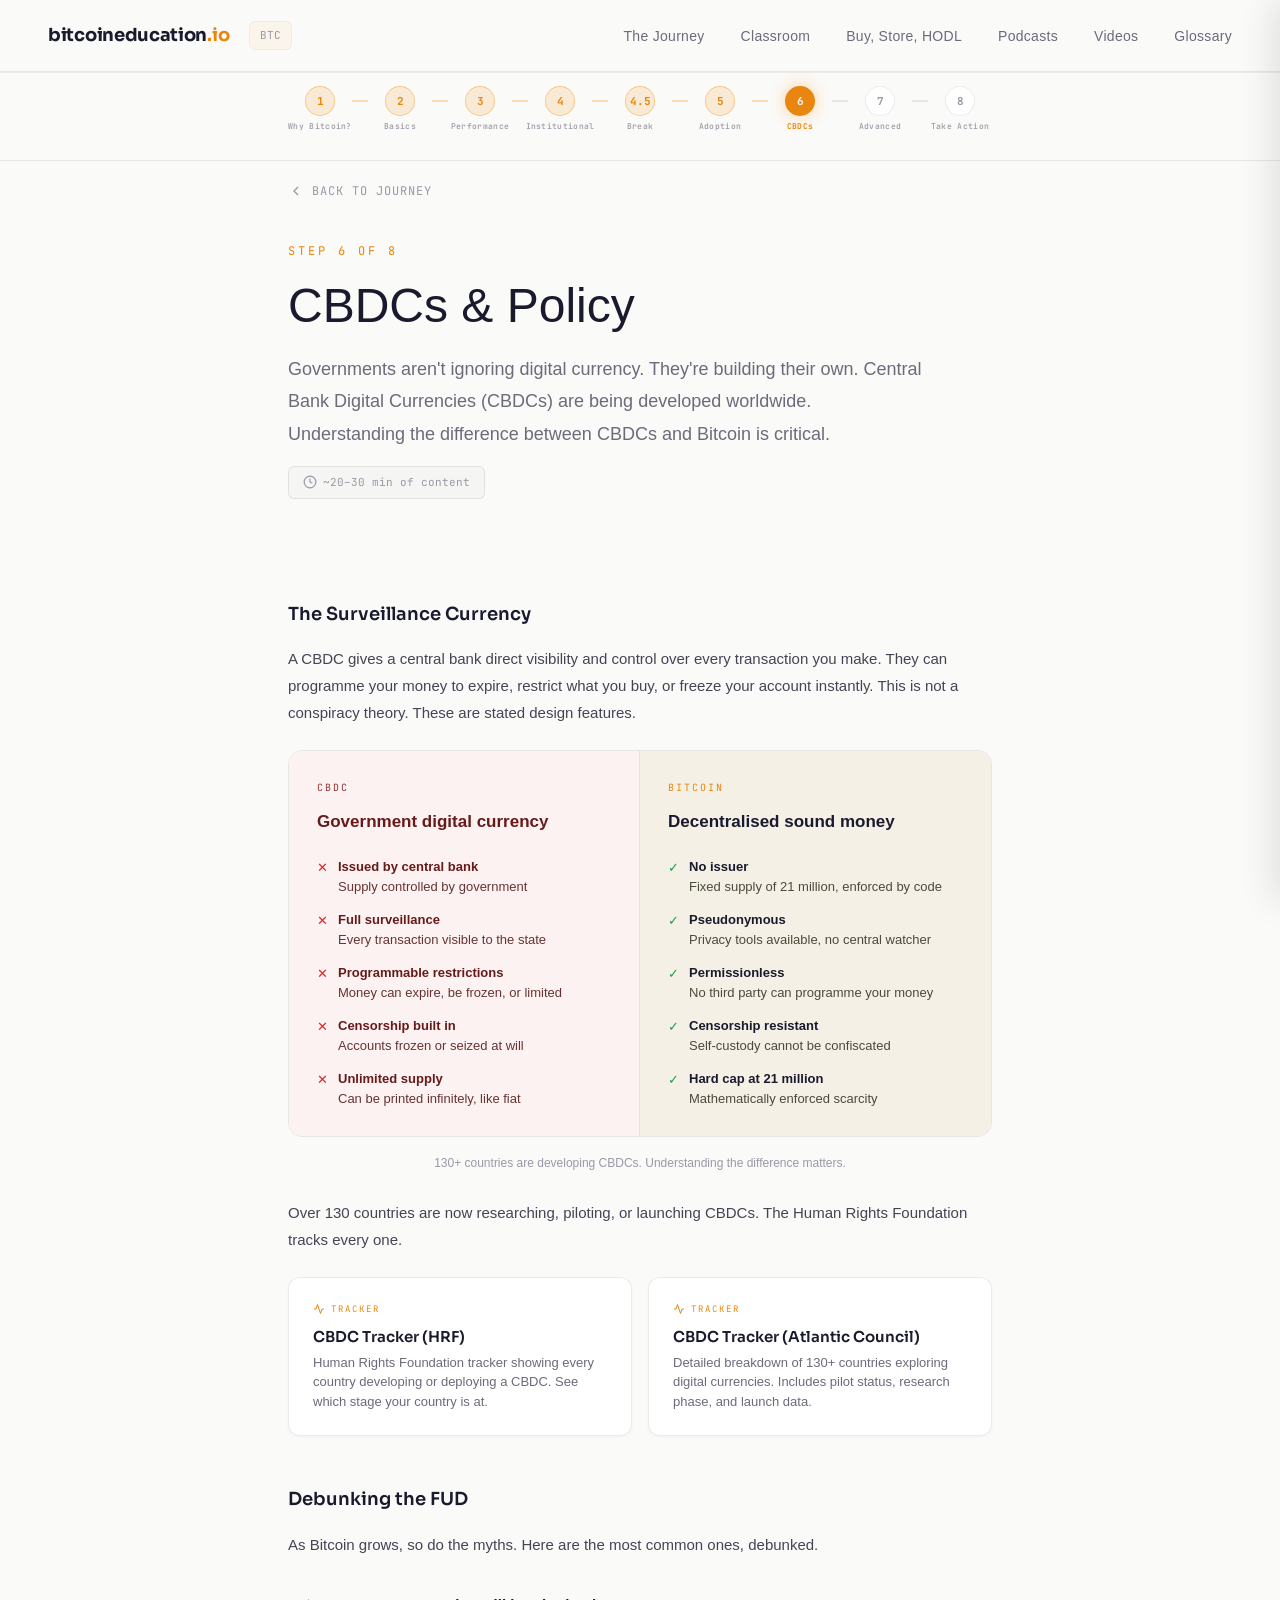
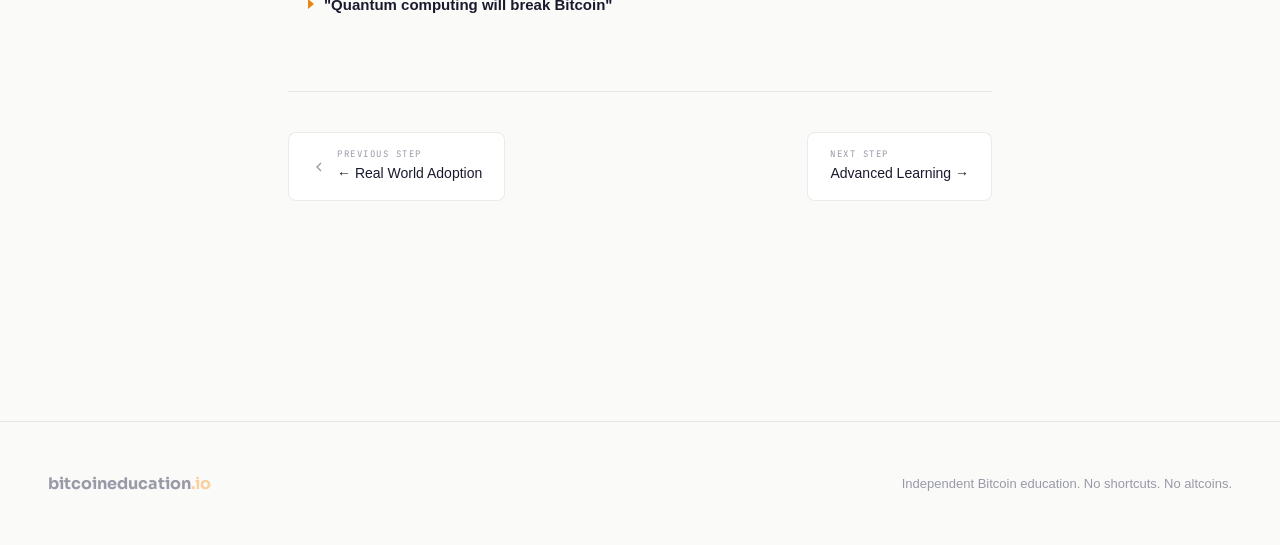
<file: step6.html>
<!DOCTYPE html>
<html lang="en">
<head>
  <meta charset="UTF-8">
    <link rel="icon" type="image/svg+xml" href="favicon.svg">
  <link rel="icon" type="image/png" sizes="32x32" href="favicon-32x32.png">
  <link rel="icon" type="image/png" sizes="16x16" href="favicon-16x16.png">
  <link rel="apple-touch-icon" sizes="180x180" href="apple-touch-icon.png">
  <meta name="viewport" content="width=device-width, initial-scale=1.0">
  <meta property="og:title" content="bitcoineducation.io">
  <meta property="og:description" content="Curated resources, structured learning, and a clear path from curious beginner to confident bitcoiner.">
  <meta property="og:image" content="https://bitcoineducation.io/og-image.png">
  <meta property="og:url" content="https://bitcoineducation.io">
  <meta property="og:type" content="website">
  <meta name="twitter:card" content="summary_large_image">
  <meta name="twitter:image" content="https://bitcoineducation.io/og-image.png">
  <title>Step 6: CBDCs & Policy | bitcoineducation.io</title>
  <link rel="preconnect" href="https://fonts.googleapis.com">
  <link href="https://fonts.googleapis.com/css2?family=Sora:wght@300;400;500;600;700;800&family=Inter:wght@400;500;600;700&family=JetBrains+Mono:wght@400;500;600&display=swap" rel="stylesheet">
  <style>

  *, *::before, *::after { margin: 0; padding: 0; box-sizing: border-box; }

  :root {
    --bg-deep: #FAFAF8;
    --bg-surface: #F2F1EE;
    --bg-card: #FFFFFF;
    --bg-card-hover: #F7F6F3;
    --bg-step: #F5F4F1;
    --bitcoin: #E8860F;
    --bitcoin-bright: #F7931A;
    --bitcoin-dim: rgba(232, 134, 15, 0.08);
    --bitcoin-glow: rgba(232, 134, 15, 0.04);
    --text-hero: #1a1a2e;
    --text-primary: #2d2d3d;
    --text-body: #444455;
    --text-secondary: #6b6b7b;
    --text-dim: #9999a8;
    --border: rgba(0,0,0,0.08);
    --border-hover: rgba(232, 134, 15, 0.35);
    --border-subtle: rgba(0,0,0,0.04);
  }

  html { scroll-behavior: smooth; }

  body {
    background: var(--bg-deep);
    color: var(--text-body);
    font-family: 'Outfit', sans-serif;
    -webkit-font-smoothing: antialiased;
    overflow-x: hidden;
    line-height: 1.7;
  }

  /* === PAGE VIEWS === */
  
  

  /* === NAV === */
  nav {
    position: fixed; top: 0; left: 0; right: 0; z-index: 100;
    padding: 0 48px; height: 72px;
    display: flex; align-items: center; justify-content: space-between;
    background: rgba(250, 250, 248, 0.92); box-shadow: 0 1px 0 rgba(0,0,0,0.06);
    backdrop-filter: blur(24px); -webkit-backdrop-filter: blur(24px);
    border-bottom: 1px solid var(--border);
  }
  .nav-left { display: flex; align-items: center; gap: 20px; }
  .nav-logo {
    font-family: 'Sora', sans-serif; font-weight: 700; font-size: 18px;
    color: var(--text-hero); text-decoration: none; letter-spacing: -0.3px;
    cursor: pointer;
  }
  .nav-logo .dot-io { color: var(--bitcoin); }

  /* Live BTC Ticker */
  .btc-ticker {
    font-family: 'JetBrains Mono', monospace; font-size: 11px;
    color: var(--text-dim); background: rgba(247,147,26,0.06);
    border: 1px solid rgba(247,147,26,0.1); border-radius: 6px;
    padding: 4px 10px; display: flex; align-items: center; gap: 6px;
    transition: all 0.3s;
  }
  .btc-ticker .btc-icon { color: var(--bitcoin); font-size: 12px; }
  .btc-ticker .btc-price { color: var(--text-secondary); }

  .nav-links { display: flex; align-items: center; gap: 36px; list-style: none; }
  .nav-links a {
    font-weight: 400; font-size: 14px; color: var(--text-secondary);
    text-decoration: none; letter-spacing: 0.3px; transition: color 0.2s;
    cursor: pointer;
  }
  .nav-links a:hover { color: var(--text-hero); }
  .nav-cta {
    font-family: 'JetBrains Mono', monospace; font-size: 11px; font-weight: 500;
    letter-spacing: 1.5px; text-transform: uppercase; padding: 10px 20px;
    background: transparent; border: 1px solid var(--bitcoin); color: var(--bitcoin);
    border-radius: 6px; text-decoration: none; transition: all 0.3s ease;
    cursor: pointer;
  }
  .nav-cta:hover { background: var(--bitcoin); color: var(--bg-deep); }

  /* === LITE YOUTUBE EMBED === */
  .lite-yt {
    position: relative; width: 100%;
    background: var(--bg-card); border-radius: 12px; overflow: hidden;
    cursor: pointer; border: 1px solid var(--border);
    transition: border-color 0.3s;
  }
  .lite-yt:hover { border-color: var(--border-hover); }
  .lite-yt-thumb {
    position: relative; width: 100%; padding-bottom: 56.25%; overflow: hidden;
  }
  .lite-yt img {
    position: absolute; top: 0; left: 0; width: 100%; height: 100%;
    object-fit: cover; opacity: 0.85; transition: opacity 0.3s;
  }
  .lite-yt:hover img { opacity: 1; }
  .lite-yt .yt-play {
    position: absolute; top: 50%; left: 50%;
    transform: translate(-50%, -50%);
    width: 68px; height: 48px; background: rgba(0,0,0,0.75);
    border-radius: 14px; display: flex; align-items: center; justify-content: center;
    transition: background 0.3s; z-index: 2;
  }
  .lite-yt:hover .yt-play { background: #cc0000; }
  .lite-yt .yt-play svg { width: 24px; height: 24px; fill: #fff; margin-left: 3px; }
  .lite-yt iframe {
    position: absolute; top: 0; left: 0; width: 100%; height: 100%; border: 0;
  }
  .lite-yt .yt-title {
    padding: 10px 14px; font-size: 13px; font-weight: 600;
    color: var(--text-hero); line-height: 1.4;
  }
  .video-grid { display: grid; grid-template-columns: repeat(auto-fit, minmax(300px, 1fr)); gap: 20px; margin: 20px 0 32px; }

  /* === GLOSSARY SEARCH === */
  .glossary-pill {
    padding:6px 14px; border-radius:20px; border:1px solid var(--border);
    background:var(--bg-card); color:var(--text-secondary); font-size:12px;
    cursor:pointer; font-family:'Inter',sans-serif; transition:all 0.2s;
  }
  .glossary-pill:hover { border-color:var(--bitcoin); color:var(--bitcoin); }
  .glossary-pill.active { background:var(--bitcoin); color:#fff; border-color:var(--bitcoin); }
  .glossary-search {
    width: 100%; padding: 14px 20px; font-size: 16px;
    font-family: 'Outfit', sans-serif; color: var(--text-hero);
    background: var(--bg-card); border: 2px solid var(--border);
    border-radius: 10px; outline: none; transition: border-color 0.3s;
    box-shadow: 0 1px 3px rgba(0,0,0,0.04);
  }
  .glossary-search:focus { border-color: var(--bitcoin); }
  .glossary-search::placeholder { color: var(--text-dim); }
  .glossary-stats { font-family: 'JetBrains Mono', monospace; font-size: 12px; color: var(--text-dim); margin: 12px 0 24px; }
  .glossary-term {
    background: var(--bg-card); border: 1px solid var(--border);
    border-radius: 10px; padding: 20px 24px; margin-bottom: 12px;
    display: none; box-shadow: 0 1px 3px rgba(0,0,0,0.04);
    transition: border-color 0.3s;
  }
  .glossary-term.visible { display: block; }
  .glossary-term.title-match { border-left: 3px solid var(--bitcoin); }
  .glossary-term-name {
    font-family: 'Sora', sans-serif; font-weight: 600;
    font-size: 16px; color: var(--text-hero); margin-bottom: 6px;
  }
  .glossary-term-def { font-size: 14px; color: var(--text-body); line-height: 1.7; }
  .glossary-highlight { background: rgba(232,134,15,0.15); padding: 0 3px; border-radius: 3px; }

  /* === EXPANDABLE DETAILS === */
  .info-expand { margin: 16px 0 24px; border: 1px solid var(--border-light); border-radius: 12px; overflow: hidden; }
  .info-expand summary {
    cursor: pointer; padding: 14px 20px; font-weight: 600; font-size: 15px; color: var(--text-hero);
    display: flex; align-items: center; gap: 10px; list-style: none; transition: background 0.2s;
  }
  .info-expand summary::-webkit-details-marker { display: none; }
  .info-expand summary::before { content: ''; display: inline-block; width: 0; height: 0; border-left: 6px solid var(--bitcoin); border-top: 5px solid transparent; border-bottom: 5px solid transparent; transition: transform 0.3s; flex-shrink: 0; }
  .info-expand[open] summary::before { transform: rotate(90deg); }
  .info-expand summary:hover { background: rgba(232,134,15,0.04); }
  .info-expand .info-body { padding: 0 20px 20px; font-size: 14px; line-height: 1.8; color: var(--text-body); }
  .info-expand .info-body p { margin-bottom: 12px; }
  .info-expand .info-body strong { color: var(--text-hero); }

  /* === BOOK CARDS WITH COVERS === */
  .book-grid { display: flex; flex-direction: column; gap: 12px; margin: 20px 0 32px; }
  .book-card {
    display: flex; align-items: flex-start; gap: 16px; padding: 16px; border-radius: 12px;
    border: 1px solid var(--border-light); text-decoration: none; transition: all 0.2s;
  }
  .book-card:hover { border-color: var(--border-hover); transform: translateX(4px); }
  .book-cover { width: 52px; height: auto; border-radius: 4px; box-shadow: 0 2px 8px rgba(0,0,0,0.1); flex-shrink: 0; }
  .book-info { flex: 1; min-width: 0; }
  .book-title { font-weight: 700; font-size: 15px; color: var(--text-hero); margin-bottom: 2px; }
  .book-author { font-family: 'JetBrains Mono', monospace; font-size: 11px; color: var(--bitcoin); margin-bottom: 6px; text-transform: uppercase; letter-spacing: 0.5px; }
  .book-desc { font-size: 13px; color: var(--text-body); line-height: 1.6; }


  

  

  /* === TWEET EMBEDS === */
  .tweet-grid { display: grid; grid-template-columns: repeat(auto-fit, minmax(300px, 1fr)); gap: 16px; margin: 20px 0 32px; }
  .tweet-grid .twitter-tweet { margin: 0 !important; }
  .stat-card:hover { border-color: var(--bitcoin) !important; }

  /* Section tint for alternating backgrounds */
  .section-tint {
    margin: 0 -48px; padding: 32px 48px;
    background: var(--bg-surface); border-radius: 0;
  }
  @media (max-width: 768px) { .section-tint { margin: 0 -20px; padding: 24px 20px; } }

  /* Action flow visual */
  .action-flow {
    display: flex; align-items: center; gap: 0; margin: 24px 0 32px;
  }
  .action-flow-step {
    flex: 1; text-align: center; padding: 20px 12px;
    background: var(--bg-card); border: 1px solid var(--border); border-radius: 14px;
    position: relative;
  }
  .action-flow-step.highlight { border-color: var(--bitcoin); background: rgba(232,134,15,0.04); }
  .action-flow-num {
    width: 32px; height: 32px; border-radius: 50%; background: var(--bitcoin);
    color: #fff; font-family: 'JetBrains Mono', monospace; font-size: 14px; font-weight: 700;
    display: flex; align-items: center; justify-content: center; margin: 0 auto 10px;
  }
  .action-flow-title { font-weight: 700; font-size: 14px; color: var(--text-hero); margin-bottom: 4px; }
  .action-flow-desc { font-size: 12px; color: var(--text-secondary); line-height: 1.4; }
  .action-flow-arrow {
    flex-shrink: 0; width: 32px; display: flex; align-items: center; justify-content: center;
    color: var(--bitcoin); font-size: 20px;
  }
  @media (max-width: 768px) {
    .action-flow { flex-direction: column; gap: 0; }
    .action-flow-arrow { transform: rotate(90deg); width: auto; height: 32px; }
  }

  /* Podcast accent bar */
  .podcast-card { position: relative; overflow: hidden; }
  .podcast-card::before {
    content: ''; position: absolute; top: 0; left: 0; width: 4px; height: 100%;
    background: var(--accent, var(--bitcoin)); border-radius: 4px 0 0 4px;
  }

  /* Classroom featured card */
  .featured-card {
    border: 2px solid var(--bitcoin) !important;
    background: rgba(232,134,15,0.03) !important;
    position: relative;
  }
  .featured-badge {
    position: absolute; top: 12px; right: 12px;
    font-family: 'JetBrains Mono', monospace; font-size: 9px; font-weight: 700;
    text-transform: uppercase; letter-spacing: 1.5px; padding: 4px 10px;
    background: var(--bitcoin); color: #fff; border-radius: 6px;
  }

  /* Classroom section divider */
  .classroom-divider {
    display: flex; align-items: center; gap: 16px; margin: 48px 0 24px;
    padding-top: 32px; border-top: 1px solid var(--border);
  }
  .classroom-divider-icon {
    width: 40px; height: 40px; border-radius: 10px; display: flex;
    align-items: center; justify-content: center; flex-shrink: 0;
  }
  .classroom-divider h3 { margin: 0; }

  /* === JOURNEY PROGRESS BAR === */
  .journey-progress {
    position: fixed; top: 72px; left: 0; right: 0; z-index: 99;
    background: rgba(250, 250, 248, 0.95);
    backdrop-filter: blur(16px); -webkit-backdrop-filter: blur(16px);
    border-bottom: 1px solid var(--border);
    padding: 14px 24px 28px; display: none;
  }
  .journey-progress.visible { display: block; }
  .progress-track {
    display: flex; align-items: flex-start; justify-content: center;
    gap: 0; max-width: 800px; margin: 0 auto;
  }
  .progress-node {
    display: flex; flex-direction: column; align-items: center;
    width: 64px; cursor: pointer; transition: all 0.3s ease; flex-shrink: 0;
    text-decoration: none; position: relative;
  }
  .progress-num {
    display: flex; align-items: center; justify-content: center;
    width: 30px; height: 30px; border-radius: 50%;
    font-family: 'JetBrains Mono', monospace; font-size: 11px; font-weight: 700;
  }
  .progress-node.completed .progress-num {
    background: rgba(247, 147, 26, 0.15); border: 1.5px solid rgba(247, 147, 26, 0.4);
    color: var(--bitcoin);
  }
  .progress-node.active .progress-num {
    background: var(--bitcoin); border: 2px solid var(--bitcoin);
    color: var(--bg-deep); box-shadow: 0 0 16px rgba(247, 147, 26, 0.4);
  }
  .progress-node.upcoming .progress-num {
    background: var(--bg-card); border: 1.5px solid var(--border);
    color: var(--text-dim);
  }
  .progress-label {
    font-family: 'JetBrains Mono', monospace;
    font-size: 8px; letter-spacing: 0.3px; text-align: center;
    color: var(--text-dim); font-weight: 500; margin-top: 6px;
    line-height: 1.2; white-space: nowrap;
  }
  .progress-node.active .progress-label { color: var(--bitcoin); font-weight: 700; }
  .progress-line {
    width: 16px; height: 2px; flex-shrink: 0; margin-top: 14px;
  }
  .progress-line.completed { background: rgba(247, 147, 26, 0.3); }
  .progress-line:not(.completed) { background: var(--border); }

  /* === HERO === */
  .hero {
    min-height: 100vh; display: flex; flex-direction: column;
    justify-content: center; align-items: center; text-align: center;
    padding: 120px 48px 80px; position: relative; overflow: hidden;
  }

  /* Animated hero background - subtle flowing dots */
  .hero-bg-canvas {
    position: absolute; top: 0; left: 0; width: 100%; height: 100%;
    z-index: 0; opacity: 0.4;
  }

  .hero-content {
    position: relative; z-index: 1; max-width: 720px;
  }
  .hero-badge {
    display: inline-flex; align-items: center; gap: 10px;
    padding: 8px 18px; border: 1px solid var(--border);
    border-radius: 100px; margin-bottom: 32px;
    font-family: 'JetBrains Mono', monospace; font-size: 10px;
    letter-spacing: 2px; text-transform: uppercase;
    color: var(--text-dim);
  }
  .hero-badge-dot {
    width: 6px; height: 6px; border-radius: 50%;
    background: var(--bitcoin); box-shadow: 0 0 12px var(--bitcoin);
    animation: pulse 2s ease infinite;
  }
  @keyframes pulse { 0%, 100% { opacity: 1; } 50% { opacity: 0.4; } }

  .hero h1 {
    font-family: 'Outfit', sans-serif; font-weight: 200;
    font-size: clamp(38px, 5.5vw, 64px); line-height: 1.1;
    color: var(--text-hero); margin-bottom: 24px;
    letter-spacing: -1.5px;
  }
  .hero h1 em { font-style: normal; font-weight: 600; color: var(--bitcoin); }
  .hero-sub {
    font-weight: 300; font-size: 18px; line-height: 1.8;
    color: var(--text-secondary); max-width: 560px; margin: 0 auto 40px;
  }
  .hero-actions { display: flex; justify-content: center; gap: 16px; }
  .btn-primary {
    font-family: 'JetBrains Mono', monospace; font-size: 12px; font-weight: 500;
    letter-spacing: 1.5px; text-transform: uppercase; padding: 14px 32px;
    background: var(--bitcoin); color: var(--bg-deep);
    border: none; border-radius: 8px; cursor: pointer;
    text-decoration: none; transition: all 0.3s ease;
  }
  .btn-primary:hover { background: var(--bitcoin-bright); transform: translateY(-1px); box-shadow: 0 8px 24px rgba(247, 147, 26, 0.25); }
  .btn-ghost {
    font-family: 'JetBrains Mono', monospace; font-size: 12px; font-weight: 500;
    letter-spacing: 1.5px; text-transform: uppercase; padding: 14px 32px;
    background: transparent; color: var(--text-secondary);
    border: 1px solid var(--border); border-radius: 8px;
    cursor: pointer; text-decoration: none; transition: all 0.3s ease;
  }
  .btn-ghost:hover { border-color: var(--text-dim); color: var(--text-hero); }

  .hero-scroll-hint {
    position: absolute; bottom: 40px; left: 50%; transform: translateX(-50%);
    display: flex; flex-direction: column; align-items: center; gap: 8px;
    font-family: 'JetBrains Mono', monospace; font-size: 9px;
    letter-spacing: 2px; text-transform: uppercase; color: var(--text-dim);
  }
  .scroll-line {
    width: 1px; height: 40px;
    background: linear-gradient(to bottom, var(--text-dim), transparent);
    animation: scrollPulse 2s ease infinite;
  }
  @keyframes scrollPulse { 0%, 100% { opacity: 1; } 50% { opacity: 0.3; } }

  /* === IMPACT STATS === */
  .impact-section {
    padding: 80px 48px;
    border-top: 1px solid var(--border);
    background: var(--bg-surface);
  }
  .impact-label {
    text-align: center; font-family: 'JetBrains Mono', monospace;
    font-size: 12px; letter-spacing: 3px; text-transform: uppercase;
    color: var(--text-secondary); margin-bottom: 48px;
    text-shadow: 0 0 20px rgba(144, 144, 168, 0.15);
  }
  .impact-grid {
    display: grid; grid-template-columns: repeat(3, 1fr);
    gap: 20px; max-width: 1100px; margin: 0 auto;
  }
  .impact-card {
    background: var(--bg-card); border: 1px solid var(--border);
    border-radius: 12px; padding: 32px 24px; text-align: center;
    position: relative; overflow: hidden; transition: all 0.3s ease;
    box-shadow: 0 1px 3px rgba(0,0,0,0.04);
  }
  .impact-card::before {
    content: ''; position: absolute; top: 0; left: 0; right: 0; height: 2px;
    background: linear-gradient(90deg, transparent, var(--bitcoin), transparent);
    opacity: 0; transition: opacity 0.3s;
  }
  .impact-card:hover::before { opacity: 1; }
  .impact-card:hover { border-color: var(--border-hover); }
  .impact-number {
    font-family: 'Sora', sans-serif; font-weight: 800;
    font-size: 32px; color: var(--bitcoin); margin-bottom: 8px;
    line-height: 1;
  }
  .impact-desc {
    font-size: 13px; color: var(--text-secondary); line-height: 1.5;
  }

  /* Source button */
  .source-btn {
    display: inline-flex; align-items: center; gap: 5px;
    margin-top: 12px; padding: 4px 10px;
    background: rgba(0,0,0,0.02);
    border: 1px solid rgba(0,0,0,0.06);
    border-radius: 4px; cursor: pointer;
    font-family: 'JetBrains Mono', monospace; font-size: 9px;
    color: var(--text-dim); letter-spacing: 0.5px;
    transition: all 0.2s ease; position: relative;
  }
  .source-btn:hover {
    background: rgba(247, 147, 26, 0.06);
    border-color: rgba(247, 147, 26, 0.2);
    color: var(--bitcoin);
  }
  .source-btn svg { width: 10px; height: 10px; flex-shrink: 0; }

  /* Citation ref */
  .ref-sup {
    font-family: 'JetBrains Mono', monospace; font-size: 10px;
    color: var(--bitcoin); cursor: pointer; vertical-align: super;
    text-decoration: none; margin-left: 2px;
  }
  .ref-sup:hover { text-decoration: underline; }

  /* === MULTI-CURRENCY PURCHASING POWER CARD === */
  .currency-card {
    background: var(--bg-card); border: 1px solid var(--border);
    border-radius: 12px; padding: 28px 24px;
    position: relative; overflow: hidden; transition: all 0.3s ease;
    grid-column: span 3;
  }
  .currency-card::before {
    content: ''; position: absolute; top: 0; left: 0; right: 0; height: 2px;
    background: linear-gradient(90deg, transparent, var(--bitcoin), transparent);
    opacity: 0; transition: opacity 0.3s;
  }
  .currency-card:hover::before { opacity: 1; }
  .currency-card:hover { border-color: var(--border-hover); }
  .currency-card-header {
    display: flex; justify-content: space-between; align-items: flex-start;
    margin-bottom: 20px;
  }
  .currency-card-title {
    font-family: 'Sora', sans-serif; font-weight: 700;
    font-size: 18px; color: var(--text-hero); margin-bottom: 4px;
  }
  .currency-card-subtitle {
    font-size: 13px; color: var(--text-secondary); font-weight: 300;
  }
  .currency-card-since {
    font-family: 'JetBrains Mono', monospace; font-size: 10px;
    letter-spacing: 1.5px; text-transform: uppercase;
    color: var(--bitcoin); padding: 4px 10px;
    border: 1px solid rgba(247,147,26,0.2); border-radius: 4px;
    white-space: nowrap;
  }
  .currency-bars { display: flex; flex-direction: column; gap: 10px; }
  .currency-row {
    display: flex; align-items: center; gap: 12px;
  }
  .currency-label {
    font-family: 'JetBrains Mono', monospace; font-size: 12px;
    font-weight: 700; color: var(--text-secondary);
    min-width: 36px; text-align: right;
  }
  .currency-bar-track {
    flex: 1; height: 10px; background: rgba(0,0,0,0.06);
    border-radius: 5px; overflow: hidden;
  }
  .currency-bar-fill {
    height: 100%; width: 0; border-radius: 5px;
    background: linear-gradient(90deg, #e05555, #ff4444);
    transition: width 1.2s cubic-bezier(0.25, 0.46, 0.45, 0.94);
  }
  .currency-bar-fill.gold-bar {
    background: linear-gradient(90deg, var(--bitcoin), var(--bitcoin-bright));
  }
  .currency-pct {
    font-family: 'JetBrains Mono', monospace; font-size: 14px;
    font-weight: 700; color: #dc2626; min-width: 40px;
  }
  .currency-pct.gold-pct, .currency-label.gold-pct { color: var(--bitcoin); }
  .currency-note {
    font-size: 11px; color: var(--text-dim); margin-top: 12px;
    line-height: 1.5; font-style: italic;
  }

  /* === TRANSITION === */
  .transition-section {
    padding: 80px 48px; text-align: center;
    max-width: 800px; margin: 0 auto;
  }
  .transition-section p {
    font-weight: 200; font-size: clamp(20px, 2.5vw, 26px);
    line-height: 1.7; color: var(--text-secondary);
  }
  .transition-section em { font-style: normal; color: var(--bitcoin); font-weight: 400; }

  /* === FEATURED VOICES === */
  .voices-section {
    padding: 60px 48px 80px;
    border-top: 1px solid var(--border);
  }
  .voices-label {
    text-align: center; font-family: 'JetBrains Mono', monospace;
    font-size: 11px; letter-spacing: 3px; text-transform: uppercase;
    color: var(--text-dim); margin-bottom: 40px;
  }
  .voices-grid {
    display: grid; grid-template-columns: repeat(3, 1fr);
    gap: 20px; max-width: 1100px; margin: 0 auto;
  }
  .voice-card {
    background: var(--bg-card); border: 1px solid var(--border);
    border-radius: 12px; padding: 28px; position: relative;
    transition: all 0.3s ease;
    box-shadow: 0 1px 3px rgba(0,0,0,0.04);
  }
  .voice-card:hover { border-color: var(--border-hover); }
  .voice-quote-mark {
    font-family: 'Sora', sans-serif; font-size: 48px; font-weight: 800;
    color: rgba(247, 147, 26, 0.15); line-height: 1; margin-bottom: -8px;
  }
  .voice-quote {
    font-weight: 300; font-size: 15px; line-height: 1.7;
    color: var(--text-primary); margin-bottom: 16px;
    font-style: italic;
  }
  .voice-name {
    font-family: 'Sora', sans-serif; font-weight: 600;
    font-size: 13px; color: var(--text-hero);
  }
  .voice-title {
    font-size: 12px; color: var(--text-dim); margin-top: 2px;
  }

  /* === RESERVE CALLOUT === */
  .reserve-callout {
    max-width: 1100px; margin: 32px auto 0; padding: 0;
  }
  .reserve-inner {
    background: var(--bg-card); border: 1px solid var(--border);
    border-radius: 14px; padding: 36px 40px;
    position: relative; overflow: hidden;
  }
  .reserve-inner::before {
    content: ''; position: absolute; left: 0; top: 0; bottom: 0; width: 3px;
    background: linear-gradient(to bottom, var(--bitcoin), transparent);
  }
  .reserve-icon { font-size: 28px; margin-bottom: 12px; }
  .reserve-title {
    font-family: 'Sora', sans-serif; font-weight: 700;
    font-size: 17px; color: var(--text-hero); margin-bottom: 12px;
  }
  .reserve-text {
    font-weight: 300; font-size: 14px; line-height: 1.8;
    color: var(--text-secondary);
  }
  .reserve-text strong { color: var(--text-primary); font-weight: 500; }

  /* === JOURNEY SECTION === */
  .journey-section {
    padding: 100px 48px 80px;
  }
  .section-header { text-align: center; margin-bottom: 56px; }
  .section-overline {
    font-family: 'JetBrains Mono', monospace; font-size: 11px;
    letter-spacing: 3px; text-transform: uppercase;
    color: var(--bitcoin); margin-bottom: 16px;
  }
  .section-title {
    font-family: 'Outfit', sans-serif; font-weight: 200;
    font-size: clamp(28px, 3.5vw, 40px); color: var(--text-hero);
    margin-bottom: 12px;
  }
  .section-desc {
    font-weight: 300; font-size: 16px; color: var(--text-secondary);
    max-width: 540px; margin: 0 auto;
  }

  .journey-steps {
    max-width: 760px; margin: 0 auto;
    display: flex; flex-direction: column; gap: 12px;
  }
  .journey-step {
    background: var(--bg-card); border: 1px solid var(--border);
    border-radius: 12px; overflow: hidden; transition: all 0.3s ease;
    box-shadow: 0 1px 3px rgba(0,0,0,0.04);
  }
  .journey-step:hover { border-color: var(--border-hover); }
  .step-header {
    display: flex; align-items: center; gap: 20px;
    padding: 20px 24px; cursor: pointer;
  }
  .step-number {
    width: 38px; height: 38px; border-radius: 50%;
    border: 1.5px solid rgba(247, 147, 26, 0.3);
    display: flex; align-items: center; justify-content: center;
    font-family: 'JetBrains Mono', monospace; font-size: 14px; font-weight: 700;
    color: var(--bitcoin); flex-shrink: 0;
    background: var(--bitcoin-dim);
  }
  .step-header-text { flex: 1; }
  .step-title {
    font-family: 'Sora', sans-serif; font-weight: 600;
    font-size: 16px; color: var(--text-hero); margin-bottom: 2px;
  }
  .step-subtitle { font-size: 13px; color: var(--text-dim); font-weight: 300; }
  .step-chevron {
    width: 20px; height: 20px; color: var(--text-dim);
    transition: transform 0.3s ease; flex-shrink: 0;
  }
  .journey-step.active .step-chevron { transform: rotate(180deg); color: var(--bitcoin); }
  .step-body {
    max-height: 0; overflow: hidden; transition: max-height 0.4s ease;
  }
  .journey-step.active .step-body { max-height: 500px; }
  .step-body-inner {
    padding: 0 24px 24px 82px;
  }
  .step-description {
    font-weight: 300; font-size: 14px; line-height: 1.8;
    color: var(--text-secondary); margin-bottom: 16px;
  }
  /* Reading time badges */
  .step-time-badge {
    display: inline-flex; align-items: center; gap: 5px;
    font-family: 'JetBrains Mono', monospace; font-size: 10px;
    letter-spacing: 0.5px; color: var(--text-dim);
    background: rgba(0,0,0,0.02); border: 1px solid var(--border);
    border-radius: 4px; padding: 3px 8px; margin-bottom: 12px;
  }
  .step-time-badge svg { width: 10px; height: 10px; }
  .step-resources {
    display: flex; flex-wrap: wrap; gap: 8px; margin-bottom: 16px;
  }
  .resource-tag {
    display: inline-flex; align-items: center; gap: 6px;
    font-family: 'JetBrains Mono', monospace; font-size: 11px;
    color: var(--text-secondary); background: rgba(0,0,0,0.03);
    border: 1px solid var(--border); border-radius: 6px;
    padding: 6px 12px; text-decoration: none; transition: all 0.2s;
  }
  .resource-tag:hover { border-color: var(--border-hover); color: var(--bitcoin); }
  .resource-tag svg { width: 12px; height: 12px; }
  .step-deep-dive {
    display: inline-flex; align-items: center; gap: 8px;
    font-family: 'JetBrains Mono', monospace; font-size: 12px;
    font-weight: 500; letter-spacing: 0.5px;
    color: var(--bitcoin); text-decoration: none;
    padding: 10px 18px; background: var(--bitcoin-dim);
    border: 1px solid rgba(247,147,26,0.15); border-radius: 8px;
    cursor: pointer; transition: all 0.3s ease;
  }
  .step-deep-dive:hover {
    background: rgba(247, 147, 26, 0.15);
    border-color: rgba(247, 147, 26, 0.3);
  }
  .step-deep-dive svg { width: 14px; height: 14px; }

  /* === STEP PAGE === */
  .step-page-hero {
    padding: 140px 48px 60px; max-width: 800px; margin: 0 auto;
  }
  .step-page-back {
    display: inline-flex; align-items: center; gap: 8px;
    font-family: 'JetBrains Mono', monospace; font-size: 12px;
    letter-spacing: 1px; text-transform: uppercase;
    color: var(--text-dim); text-decoration: none;
    margin-bottom: 40px; cursor: pointer; transition: color 0.2s;
  }
  .step-page-back:hover { color: var(--bitcoin); }
  .step-page-back svg { width: 16px; height: 16px; }
  .step-page-overline {
    font-family: 'JetBrains Mono', monospace; font-size: 12px;
    letter-spacing: 3px; text-transform: uppercase;
    color: var(--bitcoin); margin-bottom: 16px;
  }
  .step-page-title {
    font-family: 'Outfit', sans-serif; font-weight: 200;
    font-size: clamp(32px, 4.5vw, 48px); color: var(--text-hero);
    line-height: 1.15; margin-bottom: 20px;
  }
  .step-page-intro {
    font-weight: 300; font-size: 18px; line-height: 1.8;
    color: var(--text-secondary); max-width: 640px;
  }
  .step-page-time {
    display: inline-flex; align-items: center; gap: 6px;
    font-family: 'JetBrains Mono', monospace; font-size: 11px;
    color: var(--text-dim); margin-top: 16px;
    background: rgba(0,0,0,0.02); border: 1px solid var(--border);
    border-radius: 6px; padding: 6px 14px;
  }
  .step-page-time svg { width: 14px; height: 14px; }

  .step-page-content {
    max-width: 800px; margin: 0 auto; padding: 40px 48px 120px;
  }
  .step-page-content h3 {
    font-family: 'Sora', sans-serif; font-weight: 600;
    font-size: 18px; color: var(--text-hero); margin-bottom: 16px;
    margin-top: 48px;
  }
  .step-page-content h3:first-child { margin-top: 0; }
  .step-page-content p {
    font-size: 15px; line-height: 1.8; color: var(--text-body);
    margin-bottom: 20px;
  }
  .resource-grid {
    display: grid; grid-template-columns: repeat(auto-fill, minmax(280px, 1fr));
    gap: 16px; margin: 24px 0;
  }
  .resource-card {
    background: var(--bg-card); border: 1px solid var(--border);
    border-radius: 12px; padding: 24px; transition: all 0.3s ease;
    text-decoration: none; display: block;
    box-shadow: 0 1px 3px rgba(0,0,0,0.04);
  }
  .resource-card:hover {
    border-color: var(--border-hover); transform: translateY(-2px);
    box-shadow: 0 8px 24px rgba(0,0,0,0.08);
  }
  .resource-card-type {
    font-family: 'JetBrains Mono', monospace; font-size: 9px;
    letter-spacing: 2px; text-transform: uppercase;
    color: var(--bitcoin); margin-bottom: 10px;
    display: flex; align-items: center; gap: 6px;
  }
  .resource-card-type svg { width: 12px; height: 12px; }
  .resource-card-title {
    font-family: 'Sora', sans-serif; font-weight: 600;
    font-size: 15px; color: var(--text-hero); margin-bottom: 6px;
    line-height: 1.3;
  }
  .resource-card-desc {
    font-size: 13px; color: var(--text-secondary); line-height: 1.5;
  }
  .crash-pattern {
    background: var(--bg-card); border: 1px solid var(--border);
    border-radius: 14px; padding: 36px; margin: 32px 0;
  }
  .crash-pattern-label {
    font-family: 'JetBrains Mono', monospace; font-size: 10px;
    letter-spacing: 2px; text-transform: uppercase;
    color: var(--text-dim); margin-bottom: 24px;
  }
  .crash-items { display: flex; flex-direction: column; gap: 16px; }
  .crash-item { display: flex; align-items: center; gap: 16px; }
  .crash-prices {
    font-family: 'JetBrains Mono', monospace; font-size: 14px;
    min-width: 220px;
  }
  .crash-high { color: var(--text-hero); font-weight: 500; }
  .crash-arrow { color: var(--text-dim); margin: 0 4px; }
  .crash-low { color: #e05555; font-weight: 500; }
  .crash-bar {
    flex: 1; height: 6px; background: rgba(0,0,0,0.06);
    border-radius: 3px; overflow: hidden;
  }
  .crash-bar-fill {
    height: 100%; border-radius: 3px;
    background: linear-gradient(90deg, #e05555, var(--bitcoin));
  }
  .crash-then {
    font-family: 'JetBrains Mono', monospace; font-size: 11px;
    color: #16a34a; min-width: 100px; text-align: right;
  }
  .step-page-nav {
    display: flex; justify-content: space-between; align-items: center;
    padding: 40px 0; border-top: 1px solid var(--border);
    margin-top: 60px;
  }
  .step-nav-btn {
    display: inline-flex; align-items: center; gap: 10px;
    padding: 14px 22px; background: var(--bg-card);
    border: 1px solid var(--border); border-radius: 8px;
    text-decoration: none; transition: all 0.2s; cursor: pointer;
  }
  .step-nav-btn:hover { border-color: var(--border-hover); }
  .step-nav-label {
    font-family: 'JetBrains Mono', monospace; font-size: 9px;
    letter-spacing: 1.5px; text-transform: uppercase;
    color: var(--text-dim);
  }
  .step-nav-title {
    font-size: 14px; color: var(--text-hero); font-weight: 500;
  }
  .step-nav-btn svg { width: 16px; height: 16px; color: var(--text-dim); }

  /* === CTA BAND === */
  .cta-band {
    box-shadow: 0 2px 8px rgba(0,0,0,0.04);
    margin: 0 48px; padding: 56px;
    background: var(--bg-card); border: 1px solid var(--border);
    border-radius: 16px; display: flex; align-items: center;
    justify-content: space-between; gap: 40px;
    position: relative; overflow: hidden;
  }
  .cta-band::before {
    content: ''; position: absolute; top: 0; left: 0; right: 0; height: 1px;
    background: linear-gradient(90deg, transparent, var(--bitcoin), transparent);
  }
  .cta-band-content h3 {
    font-family: 'Outfit', sans-serif; font-weight: 600;
    font-size: 24px; color: var(--text-hero); margin-bottom: 8px;
  }
  .cta-band-content p {
    font-weight: 300; font-size: 15px; color: var(--text-secondary); line-height: 1.6;
  }

  /* === FOOTER === */
  footer {
    margin-top: 60px; padding: 48px;
    border-top: 1px solid var(--border);
    display: flex; justify-content: space-between; align-items: center;
  }
  .footer-logo {
    font-family: 'Sora', sans-serif; font-weight: 700;
    font-size: 16px; color: var(--text-dim);
  }
  .footer-logo .dot-io { color: rgba(247,147,26,0.4); }
  .footer-text { font-size: 13px; color: var(--text-dim); }
  .footer-email a {
    font-family: 'JetBrains Mono', monospace; font-size: 12px;
    color: var(--text-dim); text-decoration: none; transition: color 0.2s;
  }
  .footer-email a:hover { color: var(--bitcoin); }

  /* === TOOLTIP === */
  .tooltip-overlay {
    position: fixed; top: 0; left: 0; right: 0; bottom: 0;
    background: rgba(0,0,0,0.7); backdrop-filter: blur(6px);
    z-index: 200; display: flex; align-items: center; justify-content: center;
    opacity: 0; pointer-events: none; transition: opacity 0.3s;
    padding: 20px;
  }
  .tooltip-overlay.active { opacity: 1; pointer-events: all; }
  .tooltip-card {
    background: var(--bg-card); border: 1px solid var(--border);
    border-radius: 16px; padding: 32px; max-width: 480px; width: 100%;
    position: relative;
    box-shadow: 0 16px 48px rgba(0,0,0,0.12);
  }
  .tooltip-close {
    position: absolute; top: 16px; right: 16px;
    background: none; border: none; color: var(--text-dim);
    font-size: 24px; cursor: pointer; transition: color 0.2s;
    line-height: 1;
  }
  .tooltip-close:hover { color: var(--text-hero); }
  .tooltip-stat {
    font-family: 'Sora', sans-serif; font-weight: 700;
    font-size: 20px; color: var(--text-hero); margin-bottom: 12px;
  }
  .tooltip-claim {
    font-weight: 300; font-size: 14px; line-height: 1.7;
    color: var(--text-body); margin-bottom: 20px;
  }
  .tooltip-citation-label {
    font-family: 'JetBrains Mono', monospace; font-size: 9px;
    letter-spacing: 2px; text-transform: uppercase;
    color: var(--text-dim); margin-bottom: 6px;
  }
  .tooltip-citation {
    font-size: 13px; color: var(--text-secondary); line-height: 1.6;
    margin-bottom: 16px;
  }
  .tooltip-link {
    display: inline-flex; align-items: center; gap: 6px;
    font-family: 'JetBrains Mono', monospace; font-size: 12px;
    color: var(--bitcoin); text-decoration: none; transition: opacity 0.2s;
  }
  .tooltip-link:hover { opacity: 0.8; }
  .tooltip-link svg { width: 14px; height: 14px; }

  /* === SCROLL REVEAL === */
  .reveal {
    opacity: 0; transform: translateY(20px);
    transition: opacity 0.6s ease, transform 0.6s ease;
  }
  .reveal.visible { opacity: 1; transform: translateY(0); }
  .reveal-delay-1 { transition-delay: 0.1s; }
  .reveal-delay-2 { transition-delay: 0.2s; }
  .reveal-delay-3 { transition-delay: 0.3s; }

  /* === RESPONSIVE === */
  /* === HAMBURGER + MOBILE NAV === */
  .hamburger {
    display: none; background: none; border: none; cursor: pointer; padding: 8px;
    flex-direction: column; gap: 5px; z-index: 1001;
  }
  .hamburger span {
    display: block; width: 22px; height: 2px; background: var(--text-hero);
    border-radius: 2px; transition: all 0.3s;
  }
  .hamburger.active span:nth-child(1) { transform: rotate(45deg) translate(5px, 5px); }
  .hamburger.active span:nth-child(2) { opacity: 0; }
  .hamburger.active span:nth-child(3) { transform: rotate(-45deg) translate(5px, -5px); }

  .mobile-nav-overlay {
    position: fixed; inset: 0; background: rgba(0,0,0,0.4); z-index: 999;
    opacity: 0; pointer-events: none; transition: opacity 0.3s;
  }
  .mobile-nav-overlay.active { opacity: 1; pointer-events: auto; }

  .mobile-nav-panel {
    position: fixed; top: 0; right: 0; bottom: 0; width: 280px; z-index: 1000;
    background: #FAFAF8; box-shadow: -8px 0 32px rgba(0,0,0,0.1);
    transform: translateX(100%); transition: transform 0.3s ease;
    display: flex; flex-direction: column; padding: 24px;
  }
  .mobile-nav-panel.active { transform: translateX(0); }

  .mobile-nav-header {
    display: flex; justify-content: space-between; align-items: center;
    padding-bottom: 24px; border-bottom: 1px solid var(--border);
  }
  .mobile-nav-close {
    background: none; border: none; font-size: 28px; color: var(--text-dim);
    cursor: pointer; padding: 4px 8px; line-height: 1;
  }
  .mobile-nav-close:hover { color: var(--text-hero); }

  .mobile-nav-links {
    display: flex; flex-direction: column; gap: 0; padding: 16px 0; flex: 1;
  }
  .mobile-nav-links a {
    font-size: 16px; font-weight: 500; color: var(--text-hero);
    text-decoration: none; padding: 14px 0;
    border-bottom: 1px solid var(--border-light);
    cursor: pointer; transition: color 0.2s;
  }
  .mobile-nav-links a:hover { color: var(--bitcoin); }

  .mobile-nav-cta {
    display: block; text-align: center; padding: 14px 24px;
    background: var(--bitcoin); color: #fff; border-radius: 10px;
    font-family: 'JetBrains Mono', monospace; font-size: 12px;
    font-weight: 600; letter-spacing: 1px; text-transform: uppercase;
    text-decoration: none; cursor: pointer; margin-top: 16px;
    transition: opacity 0.2s;
  }
  .mobile-nav-cta:hover { opacity: 0.85; }

  @media (max-width: 768px) {
    nav { padding: 0 20px; }
    .nav-links { display: none; }
    .nav-cta { display: none; }
    .hamburger { display: flex; }
    .nav-left { gap: 12px; }
    .btc-ticker { font-size: 10px; padding: 3px 8px; }
    .journey-progress { display: none !important; }
    .progress-node { width: 48px; }
    .progress-num { width: 26px; height: 26px; font-size: 10px; }
    .progress-label { font-size: 7px; }
    .progress-line { width: 8px; margin-top: 12px; }
    .hero { padding: 100px 20px 60px; }
    .hero h1 { font-size: 32px; }
    .hero-sub { font-size: 16px; }
    .hero-actions { flex-direction: column; align-items: center; }
    .impact-section { padding: 60px 20px; }
    .impact-grid { grid-template-columns: 1fr; }
    .impact-number { font-size: 24px; }
    .currency-card { grid-column: span 1; }
    .voices-grid { grid-template-columns: 1fr; }
    .voices-section { padding: 40px 20px; }
    .journey-section { padding: 60px 20px; }
    .step-body-inner { padding: 0 20px 20px 20px; }
    .transition-section { padding: 60px 20px; }
    .reserve-callout { padding: 0 20px; }
    .cta-band {
    box-shadow: 0 2px 8px rgba(0,0,0,0.04); margin: 0 20px; padding: 32px 24px; flex-direction: column; text-align: center; }
    footer { flex-direction: column; gap: 12px; text-align: center; padding: 32px 20px; }
    .step-page-hero { padding: 120px 20px 40px; }
    .step-page-content { padding: 30px 20px 80px; }
    .resource-grid { grid-template-columns: 1fr; }
    .crash-item { flex-direction: column; align-items: flex-start; gap: 8px; }
    .crash-prices { min-width: unset; }
    .adoption-stats { grid-template-columns: 1fr !important; }
    .step4-stats .resource-card-title { font-size: 20px !important; }
    .step4-stats .resource-card { padding: 12px !important; }
    .step4-stats { gap: 8px !important; }
    .crash-then { text-align: left; }
    .step-page-nav { flex-direction: column; gap: 16px; }
    .journey-progress { padding: 14px 20px; top: 72px; }
    .progress-node { width: 26px; height: 26px; font-size: 10px; }
    .progress-line { width: 14px; }
  }


  /* === ABOUT PILL & POPUP === */
  .about-pill {
    display: flex; align-items: center; gap: 14px;
    margin: 40px auto 32px; cursor: pointer;
    padding: 12px 20px; border-radius: 40px;
    border: 1px solid var(--border); background: var(--bg-card);
    width: fit-content; transition: all 0.2s;
  }
  .about-pill:hover { border-color: var(--bitcoin); box-shadow: 0 2px 12px rgba(232,134,15,0.1); }
  .about-pill img { width: 48px; height: 48px; border-radius: 50%; object-fit: cover; object-position: center top; }
  .about-pill-name { font-weight: 700; font-size: 14px; color: var(--text-hero); font-family: 'Sora', sans-serif; }
  .about-pill-loc { font-size: 12px; color: var(--text-dim); margin-top: 1px; }
  .about-popup-overlay {
    display: none; position: fixed; inset: 0;
    background: rgba(0,0,0,0.5); z-index: 10000;
    align-items: center; justify-content: center; padding: 24px;
  }
  .about-popup-overlay.active { display: flex; }
  .about-popup-card {
    background: var(--bg-surface); border-radius: 16px; padding: 36px;
    max-width: 520px; width: 100%; position: relative;
    box-shadow: 0 20px 60px rgba(0,0,0,0.15);
  }
  .about-popup-close {
    position: absolute; top: 16px; right: 20px;
    background: none; border: none; font-size: 22px;
    color: var(--text-dim); cursor: pointer; line-height: 1;
  }
  .about-popup-close:hover { color: var(--text-hero); }
  .about-popup-header { display: flex; align-items: center; gap: 16px; margin-bottom: 20px; }
  .about-popup-photo { width: 72px; height: 72px; border-radius: 50%; object-fit: cover; object-position: center top; }
  .about-popup-name { font-weight: 700; font-size: 18px; font-family: 'Sora', sans-serif; color: var(--text-hero); }
  .about-popup-loc { font-size: 13px; color: var(--text-dim); margin-top: 2px; }
  .about-popup-body p { font-size: 14px; color: var(--text-secondary); line-height: 1.7; margin-bottom: 12px; }
  .about-popup-cta {
    display: inline-block; margin-top: 8px; color: var(--bitcoin);
    text-decoration: none; font-weight: 600; font-size: 14px; cursor: pointer;
  }

</style>
  <style>.step-page-hero{padding-top:180px !important;}

</style>
</head>
<body>

<nav>
  <div class="nav-left">
    <a class="nav-logo" href="index.html">bitcoineducation<span class="dot-io">.io</span></a>
    <div class="btc-ticker" id="btcPrice">BTC</div>
  </div>
  <ul class="nav-links">
    <li><a href="index.html#journey">The Journey</a></li>
    <li><a href="classroom.html">Classroom</a></li>
    <li><a href="buy.html">Buy, Store, HODL</a></li>
    <li><a href="podcasts.html">Podcasts</a></li>
    <li><a href="videos.html">Videos</a></li>
    <li><a href="glossary.html">Glossary</a></li>
  </ul>
  <button class="hamburger" onclick="toggleMobileNav()" aria-label="Menu">
    <span></span><span></span><span></span>
  </button>
</nav>
<div class="mobile-nav-overlay" id="mobileNavOverlay" onclick="toggleMobileNav()"></div>
<div class="mobile-nav-panel" id="mobileNavPanel">
  <div class="mobile-nav-header">
    <a class="nav-logo" href="index.html">bitcoineducation<span class="dot-io">.io</span></a>
    <button class="mobile-nav-close" onclick="toggleMobileNav()" aria-label="Close">&times;</button>
  </div>
  <div class="mobile-nav-links">
    <a href="index.html#journey">The Journey</a>
    <a href="classroom.html">Classroom</a>
    <a href="buy.html">Buy, Store, HODL</a>
    <a href="podcasts.html">Podcasts</a>
    <a href="videos.html">Videos</a>
    <a href="glossary.html">Glossary</a>
  </div>
</div>

<div class="journey-progress visible" id="journeyProgress"><div class="progress-track" id="progressTrack"><a href="step1.html" class="progress-node completed"><span class="progress-num">1</span><span class="progress-label">Why Bitcoin?</span></a><div class="progress-line completed"></div><a href="step2.html" class="progress-node completed"><span class="progress-num">2</span><span class="progress-label">Basics</span></a><div class="progress-line completed"></div><a href="step3.html" class="progress-node completed"><span class="progress-num">3</span><span class="progress-label">Performance</span></a><div class="progress-line completed"></div><a href="step4.html" class="progress-node completed"><span class="progress-num">4</span><span class="progress-label">Institutional</span></a><div class="progress-line completed"></div><a href="step45.html" class="progress-node completed"><span class="progress-num">4.5</span><span class="progress-label">Break</span></a><div class="progress-line completed"></div><a href="step5.html" class="progress-node completed"><span class="progress-num">5</span><span class="progress-label">Adoption</span></a><div class="progress-line completed"></div><a href="step6.html" class="progress-node active"><span class="progress-num">6</span><span class="progress-label">CBDCs</span></a><div class="progress-line"></div><a href="step7.html" class="progress-node upcoming"><span class="progress-num">7</span><span class="progress-label">Advanced</span></a><div class="progress-line"></div><a href="step8.html" class="progress-node upcoming"><span class="progress-num">8</span><span class="progress-label">Take Action</span></a></div></div>

<div class="step-page-hero">
  <a class="step-page-back" href="index.html">
    <svg viewBox="0 0 24 24" fill="none" stroke="currentColor" stroke-width="2"><polyline points="15 18 9 12 15 6"/></svg>
    Back to Journey
  </a>
  <div class="step-page-overline">Step 6 of 8</div>
  <h1 class="step-page-title">CBDCs &amp; Policy</h1>
  <p class="step-page-intro">Governments aren't ignoring digital currency. They're building their own. Central Bank Digital Currencies (CBDCs) are being developed worldwide. Understanding the difference between CBDCs and Bitcoin is critical.</p>
  <div class="step-page-time">
    <svg viewBox="0 0 24 24" fill="none" stroke="currentColor" stroke-width="2"><circle cx="12" cy="12" r="10"/><polyline points="12 6 12 12 16 14"/></svg>
    ~20&ndash;30 min of content
  </div>
</div>

<div class="step-page-content">

  <h3>The Surveillance Currency</h3>
  <p>A CBDC gives a central bank direct visibility and control over every transaction you make. They can programme your money to expire, restrict what you buy, or freeze your account instantly. This is not a conspiracy theory. These are stated design features.</p>

  <!-- CBDC vs Bitcoin Comparison -->
  <div style="display:grid; grid-template-columns:1fr 1fr; gap:0; border-radius:14px; overflow:hidden; border:1px solid var(--border); margin:24px 0 32px;">
    <div style="padding:28px; background:#fdf2f2; border-right:1px solid var(--border);">
      <div style="font-family:'JetBrains Mono',monospace; font-size:10px; color:#993333; text-transform:uppercase; letter-spacing:2px; margin-bottom:12px;">CBDC</div>
      <div style="font-size:17px; font-weight:700; color:#661a1a; margin-bottom:20px;">Government digital currency</div>
      <div style="display:flex; flex-direction:column; gap:14px; font-size:13px; line-height:1.5; color:#663333;">
        <div style="display:flex; gap:10px; align-items:flex-start;"><span style="color:#dc2626; flex-shrink:0; margin-top:1px;">&#10005;</span><div><strong style="color:#661a1a;">Issued by central bank</strong><br>Supply controlled by government</div></div>
        <div style="display:flex; gap:10px; align-items:flex-start;"><span style="color:#dc2626; flex-shrink:0; margin-top:1px;">&#10005;</span><div><strong style="color:#661a1a;">Full surveillance</strong><br>Every transaction visible to the state</div></div>
        <div style="display:flex; gap:10px; align-items:flex-start;"><span style="color:#dc2626; flex-shrink:0; margin-top:1px;">&#10005;</span><div><strong style="color:#661a1a;">Programmable restrictions</strong><br>Money can expire, be frozen, or limited</div></div>
        <div style="display:flex; gap:10px; align-items:flex-start;"><span style="color:#dc2626; flex-shrink:0; margin-top:1px;">&#10005;</span><div><strong style="color:#661a1a;">Censorship built in</strong><br>Accounts frozen or seized at will</div></div>
        <div style="display:flex; gap:10px; align-items:flex-start;"><span style="color:#dc2626; flex-shrink:0; margin-top:1px;">&#10005;</span><div><strong style="color:#661a1a;">Unlimited supply</strong><br>Can be printed infinitely, like fiat</div></div>
      </div>
    </div>
    <div style="padding:28px; background:#f5f0e6;">
      <div style="font-family:'JetBrains Mono',monospace; font-size:10px; color:var(--bitcoin); text-transform:uppercase; letter-spacing:2px; margin-bottom:12px;">Bitcoin</div>
      <div style="font-size:17px; font-weight:700; color:#1a1a2e; margin-bottom:20px;">Decentralised sound money</div>
      <div style="display:flex; flex-direction:column; gap:14px; font-size:13px; line-height:1.5; color:#4a4a3a;">
        <div style="display:flex; gap:10px; align-items:flex-start;"><span style="color:#16a34a; flex-shrink:0; margin-top:1px;">&#10003;</span><div><strong style="color:#1a1a2e;">No issuer</strong><br>Fixed supply of 21 million, enforced by code</div></div>
        <div style="display:flex; gap:10px; align-items:flex-start;"><span style="color:#16a34a; flex-shrink:0; margin-top:1px;">&#10003;</span><div><strong style="color:#1a1a2e;">Pseudonymous</strong><br>Privacy tools available, no central watcher</div></div>
        <div style="display:flex; gap:10px; align-items:flex-start;"><span style="color:#16a34a; flex-shrink:0; margin-top:1px;">&#10003;</span><div><strong style="color:#1a1a2e;">Permissionless</strong><br>No third party can programme your money</div></div>
        <div style="display:flex; gap:10px; align-items:flex-start;"><span style="color:#16a34a; flex-shrink:0; margin-top:1px;">&#10003;</span><div><strong style="color:#1a1a2e;">Censorship resistant</strong><br>Self-custody cannot be confiscated</div></div>
        <div style="display:flex; gap:10px; align-items:flex-start;"><span style="color:#16a34a; flex-shrink:0; margin-top:1px;">&#10003;</span><div><strong style="color:#1a1a2e;">Hard cap at 21 million</strong><br>Mathematically enforced scarcity</div></div>
      </div>
    </div>
  </div>
  <p style="text-align:center; font-size:12px; color:var(--text-dim); margin:-16px 0 24px;">130+ countries are developing CBDCs. Understanding the difference matters.</p>

  <p>Over 130 countries are now researching, piloting, or launching CBDCs. The Human Rights Foundation tracks every one.</p>

  <div class="resource-grid">
    <a href="https://cbdctracker.org/" class="resource-card" target="_blank">
      <div class="resource-card-type"><svg viewBox="0 0 24 24" fill="none" stroke="currentColor" stroke-width="2"><polyline points="22 12 18 12 15 21 9 3 6 12 2 12"/></svg> Tracker</div>
      <div class="resource-card-title">CBDC Tracker (HRF)</div>
      <div class="resource-card-desc">Human Rights Foundation tracker showing every country developing or deploying a CBDC. See which stage your country is at.</div>
    </a>
    <a href="https://www.atlanticcouncil.org/cbdctracker/" class="resource-card" target="_blank">
      <div class="resource-card-type"><svg viewBox="0 0 24 24" fill="none" stroke="currentColor" stroke-width="2"><polyline points="22 12 18 12 15 21 9 3 6 12 2 12"/></svg> Tracker</div>
      <div class="resource-card-title">CBDC Tracker (Atlantic Council)</div>
      <div class="resource-card-desc">Detailed breakdown of 130+ countries exploring digital currencies. Includes pilot status, research phase, and launch data.</div>
    </a>
  </div>

  <h3>Debunking the FUD</h3>
  <p>As Bitcoin grows, so do the myths. Here are the most common ones, debunked.</p>

  <details class="info-expand">
    <summary>"Quantum computing will break Bitcoin"</summary>
    <div class="info-expand-content">
      <p>This is the new Y2K. Bitcoin's cryptography can be upgraded. The network has survived every technical and political attack thrown at it for 15 years. Quantum is a known variable, not an unknown threat, and the Bitcoin developer community has been preparing for it since 2016.</p>
      <p>In fact, it's already being solved. BTQ Technologies announced the first successful demonstration of a quantum-resistant Bitcoin implementation using NIST-standardised post-quantum cryptography. Their Bitcoin Quantum Core Release 0.2 replaces vulnerable ECDSA signatures with ML-DSA, protecting the $2.4 trillion Bitcoin market from quantum attacks projected to emerge by 2030.</p>
      <div class="resource-grid" style="margin-top:16px;">
    <a href="https://thequantuminsider.com/2025/10/16/btq-technologies-announces-quantum-safe-bitcoin-using-nist-standardized-post-quantum-cryptography/" class="resource-card" target="_blank">
      <div class="resource-card-type"><svg viewBox="0 0 24 24" fill="none" stroke="currentColor" stroke-width="2"><path d="M18 13v6a2 2 0 0 1-2 2H5a2 2 0 0 1-2-2V8a2 2 0 0 1 2-2h6"/><polyline points="15 3 21 3 21 9"/><line x1="10" y1="14" x2="21" y2="3"/></svg> Article</div>
      <div class="resource-card-title">BTQ: Quantum-Safe Bitcoin Using NIST Cryptography</div>
      <div class="resource-card-desc">First successful demonstration of quantum-resistant Bitcoin. NIST-standardised post-quantum cryptography replacing ECDSA with ML-DSA.</div>
    </a>
  </div>
    </div>
  </details>

  <div class="step-page-nav">
    <a class="step-nav-btn" href="step5.html">
      <svg viewBox="0 0 24 24" fill="none" stroke="currentColor" stroke-width="2"><polyline points="15 18 9 12 15 6"/></svg>
      <div><div class="step-nav-label">Previous Step</div><div class="step-nav-title">&larr; Real World Adoption</div></div>
    </a>
    <a class="step-nav-btn" href="step7.html">
      <div><div class="step-nav-label">Next Step</div><div class="step-nav-title">Advanced Learning &rarr;</div></div>
    </a>
  </div>

</div>

<footer>
  <div class="footer-logo">bitcoineducation<span class="dot-io">.io</span></div>
  <div class="footer-text">Independent Bitcoin education. No shortcuts. No altcoins.</div>
</footer>

<script>
</script><script>
// === Step definitions for progress bar ===
const STEPS = [
  { id: 'step1', num: '1', label: 'Why Bitcoin?' },
  { id: 'step2', num: '2', label: 'Basics' },
  { id: 'step3', num: '3', label: 'Performance' },
  { id: 'step4', num: '4', label: 'Institutional' },
  { id: 'step45', num: '4.5', label: 'Break' },
  { id: 'step5', num: '5', label: 'Adoption' },
  { id: 'step6', num: '6', label: 'CBDCs' },
  { id: 'step7', num: '7', label: 'Advanced' },
  { id: 'step8', num: '8', label: 'Take Action' }
];

function buildProgressBar(currentStepId) {
  const track = document.getElementById('progressTrack');
  track.innerHTML = '';
  const currentIdx = STEPS.findIndex(s => s.id === currentStepId);
  STEPS.forEach((step, i) => {
    if (i > 0) {
      const line = document.createElement('div');
      line.className = 'progress-line ' + (i <= currentIdx ? 'done' : 'pending');
      track.appendChild(line);
    }
    const node = document.createElement('div');
    node.className = 'progress-node';
    if (i < currentIdx) node.classList.add('completed');
    else if (i === currentIdx) node.classList.add('current');
    else node.classList.add('upcoming');
    const pageExists = document.getElementById('page-' + step.id);
    if (pageExists) { node.onclick = () => showPage(step.id); }
    else { node.style.cursor = 'default'; }
    if (i < currentIdx) {
      node.innerHTML = '<svg width="14" height="14" viewBox="0 0 24 24" fill="none" stroke="currentColor" stroke-width="3"><polyline points="20 6 9 17 4 12"/></svg>';
    } else { node.textContent = step.num; }
    const label = document.createElement('div');
    label.className = 'progress-node-label';
    label.textContent = step.label;
    node.appendChild(label);
    track.appendChild(node);
  });
}

// === Page navigation ===
function showPage(id) {
  if (id === 'home') { window.location.href = 'index.html'; return; }
  window.location.href = id + '.html';
}

// === Accordion toggle ===
function toggleStep(header) {
  const step = header.parentElement;
  const wasActive = step.classList.contains('active');
  document.querySelectorAll('.journey-step').forEach(s => s.classList.remove('active'));
  if (!wasActive) step.classList.add('active');
}

// === Tooltip/Citation popup ===
function openTooltip(data) {
  document.getElementById('tooltipStat').textContent = data.stat;
  document.getElementById('tooltipClaim').textContent = data.claim;
  document.getElementById('tooltipCitation').innerHTML = data.citation;
  const link = document.getElementById('tooltipLink');
  if (data.link) { link.href = data.link; link.style.display = 'inline-flex'; }
  else { link.style.display = 'none'; }
  document.getElementById('tooltipOverlay').classList.add('active');
}
function closeTooltip() { document.getElementById('tooltipOverlay').classList.remove('active'); }
document.addEventListener('keydown', (e) => { if (e.key === 'Escape') closeTooltip(); });

// === Scroll Reveal ===
function initReveal() {
  const reveals = document.querySelectorAll('.reveal');
  const observer = new IntersectionObserver((entries) => {
    entries.forEach(entry => {
      if (entry.isIntersecting) {
        entry.target.classList.add('visible');
        // Animate currency bars
        entry.target.querySelectorAll('.currency-bar-fill').forEach((bar, i) => {
          setTimeout(() => { bar.style.width = bar.dataset.width + '%'; }, 200 + (i * 150));
        });
        // Animate counter numbers
        entry.target.querySelectorAll('.impact-number').forEach(el => {
          if (el.dataset.animated) return;
          el.dataset.animated = 'true';
          const text = el.textContent;
          const match = text.match(/^([^\d]*?)(\d+)(.*)$/);
          if (!match) return;
          const prefix = match[1], target = parseInt(match[2]), suffix = match[3];
          const duration = 1200, start = performance.now();
          function tick(now) {
            const p = Math.min((now - start) / duration, 1);
            const eased = 1 - Math.pow(1 - p, 3);
            const current = Math.round(target * eased);
            el.textContent = prefix + current + suffix;
            if (p < 1) requestAnimationFrame(tick);
            else el.textContent = text; // restore exact original
          }
          requestAnimationFrame(tick);
        });
        observer.unobserve(entry.target);
      }
    });
  }, { threshold: 0.15 });
  reveals.forEach(el => { if (!el.classList.contains('visible')) observer.observe(el); });
}

// === Animated Hero Background ===
function initHeroCanvas() {
  const canvas = document.getElementById('heroCanvas');
  if (!canvas) return;
  const ctx = canvas.getContext('2d');
  let w, h, dots = [];
  function resize() {
    w = canvas.width = canvas.offsetWidth;
    h = canvas.height = canvas.offsetHeight;
  }
  resize();
  window.addEventListener('resize', resize);
  // Create dots
  for (let i = 0; i < 60; i++) {
    dots.push({
      x: Math.random() * w,
      y: Math.random() * h,
      vx: (Math.random() - 0.5) * 0.3,
      vy: (Math.random() - 0.5) * 0.3,
      r: Math.random() * 1.5 + 0.5
    });
  }
  function draw() {
    ctx.clearRect(0, 0, w, h);
    dots.forEach(d => {
      d.x += d.vx; d.y += d.vy;
      if (d.x < 0) d.x = w; if (d.x > w) d.x = 0;
      if (d.y < 0) d.y = h; if (d.y > h) d.y = 0;
      ctx.beginPath();
      ctx.arc(d.x, d.y, d.r, 0, Math.PI * 2);
      ctx.fillStyle = 'rgba(232, 134, 15, 0.15)';
      ctx.fill();
    });
    // Connect nearby dots
    for (let i = 0; i < dots.length; i++) {
      for (let j = i + 1; j < dots.length; j++) {
        const dx = dots[i].x - dots[j].x;
        const dy = dots[i].y - dots[j].y;
        const dist = Math.sqrt(dx * dx + dy * dy);
        if (dist < 150) {
          ctx.beginPath();
          ctx.moveTo(dots[i].x, dots[i].y);
          ctx.lineTo(dots[j].x, dots[j].y);
          ctx.strokeStyle = 'rgba(247, 147, 26, ' + (0.04 * (1 - dist / 150)) + ')';
          ctx.stroke();
        }
      }
    }
    requestAnimationFrame(draw);
  }
  draw();
}

// === Lite YouTube Embed ===
function playYT(el) {
  const id = el.dataset.id;
  const thumb = el.querySelector('.lite-yt-thumb');
  if (thumb) {
    thumb.innerHTML = '<iframe src="https://www.youtube.com/embed/' + id + '?autoplay=1&rel=0" allow="autoplay; encrypted-media" allowfullscreen></iframe>';
  } else {
    el.innerHTML = '<iframe src="https://www.youtube.com/embed/' + id + '?autoplay=1&rel=0" allow="autoplay; encrypted-media" allowfullscreen></iframe>';
  }
}

// === Masters Search Engine (Glossary) ===
const glossaryData = [
["address","A Bitcoin address looks like 1DSrfJdB2AnWaFNgSbv3MZC2m74996JafV. It consists of a string of letters and numbers. It's an encoded base58check version of a public key 160-bit hash. Just as you ask others to send an email to your email address, you would ask others to send you bitcoin to one of your Bitcoin addresses."],
["bip","Bitcoin Improvement Proposals. A set of proposals that members of the bitcoin community have submitted to improve bitcoin. For example, BIP21 is a proposal to improve the bitcoin uniform resource identifier (URI) scheme."],
["bitcoin","The name of the currency unit (the coin), the network, and the software."],
["block","A grouping of transactions, marked with a timestamp, and a commitment to the previous block. The block header is hashed to produce a proof of work, thereby validating the transactions. Valid blocks are added to the main blockchain by network consensus."],
["blockchain","A list of validated blocks, each linking to its predecessor all the way to the genesis block."],
["Byzantine Generals Problem","A reliable computer system must be able to cope with the failure of one or more of its components. A failed component may exhibit a type of behavior that is often overlooked: sending conflicting information to different parts of the system."],
["coinbase","A special field used as the sole input for coinbase transactions. The coinbase allows claiming the block reward and provides up to 100 bytes for arbitrary data. Not to be confused with Coinbase transaction."],
["coinbase transaction","The first transaction in a block. Always created by a miner, it includes a single coinbase. Not to be confused with Coinbase."],
["cold storage","Refers to keeping a reserve of bitcoin offline. Cold storage is achieved when Bitcoin private keys are created and stored in a secure offline environment. Cold storage is important for anyone with bitcoin holdings."],
["confirmations","Once a transaction is included in a block, it has one confirmation. As soon as another block is mined on the same blockchain, the transaction has two confirmations, and so on. Six or more confirmations is considered sufficient proof that a transaction cannot be reversed."],
["consensus","When several nodes, usually most nodes on the network, all have the same blocks in their locally-validated best blockchain. Not to be confused with consensus rules."],
["consensus rules","The block validation rules that full nodes follow to stay in consensus with other nodes. Not to be confused with consensus."],
["difficulty","A network-wide setting that controls how much computation is required to produce a proof of work."],
["difficulty retargeting","A network-wide recalculation of the difficulty that occurs once every 2,016 blocks and considers the hashing power of the previous 2,016 blocks."],
["difficulty target","A difficulty at which all the computation in the network will find blocks approximately every 10 minutes."],
["double-spending","Double spending is the result of successfully spending some money more than once. Bitcoin protects against double-spending by verifying each transaction added to the blockchain to ensure that the inputs for the transaction had not previously already been spent."],
["ECDSA","Elliptic Curve Digital Signature Algorithm or ECDSA is a cryptographic algorithm used by Bitcoin to ensure that funds can only be spent by their rightful owners."],
["fees","The sender of a transaction often includes a fee to the network for processing the requested transaction."],
["fork","Fork, also known as accidental fork, occurs when two or more blocks have the same block height, forking the blockchain. Typically occurs when two or more miners find blocks at nearly the same time."],
["genesis block","The first block in the blockchain, used to initialize the cryptocurrency."],
["hard fork","A permanent divergence in the blockchain, commonly occurs when non-upgraded nodes can't validate blocks created by upgraded nodes that follow newer consensus rules."],
["hardware wallet","A special type of bitcoin wallet which stores the user's private keys in a secure hardware device."],
["hash","A digital commitment to some binary input."],
["hashlocks","A type of encumbrance that restricts the spending of an output until a specified piece of data is publicly revealed. Hashlocks have the useful property that once any hashlock is opened publicly, any other hashlock secured using the same key can also be opened."],
["HD protocol","The Hierarchical Deterministic (HD) key creation and transfer protocol (BIP32), which allows creating child keys from parent keys in a hierarchy."],
["HD wallet","Wallets using the Hierarchical Deterministic (HD Protocol) key creation and transfer protocol (BIP32)."],
["HD wallet seed","A potentially-short value used as a seed to generate the master private key and master chain code for an HD wallet. Also known as a seed phrase, recovery phrase, or mnemonic. Typically 12 or 24 words that back up your entire wallet. Write it down, store it offline, and never share it with anyone."],
["HTLC","A Hashed TimeLock Contract or HTLC is a class of payments that use hashlocks and timelocks to require that the receiver of a payment either acknowledge receiving the payment prior to a deadline by generating cryptographic proof of payment or forfeit the ability to claim the payment."],
["KYC","Know your customer (KYC) is the process of a business identifying and verifying the identity of its clients. The term is also used to refer to the bank regulation which governs these activities."],
["Lightning Network","A proposed implementation of Hashed Timelock Contracts (HTLCs) with bi-directional payment channels which allows payments to be securely routed across multiple peer-to-peer payment channels."],
["Lock time","The part of a transaction which indicates the earliest time or earliest block when that transaction may be added to the blockchain."],
["mempool","The bitcoin Mempool (memory pool) is a collection of all transaction data in a block that have been verified by Bitcoin nodes, but are not yet confirmed."],
["merkle root","The root node of a merkle tree, a descendant of all the hashed pairs in the tree. Block headers must include a valid merkle root descended from all transactions in that block."],
["merkle tree","A tree constructed by hashing paired data (the leaves), then pairing and hashing the results until a single hash remains, the merkle root."],
["miner","A network node that finds valid proof of work for new blocks, by repeated hashing."],
["multisignature","Multisignature (multisig) refers to requiring more than one key to authorize a bitcoin transaction."],
["network","A peer-to-peer network that propagates transactions and blocks to every Bitcoin node on the network."],
["nonce","The nonce in a bitcoin block is a 32-bit (4-byte) field whose value is set so that the hash of the block will contain a run of leading zeros."],
["offchain transactions","An offchain transaction is the movement of value outside of the blockchain. While an onchain transaction modifies the blockchain, an offchain transaction relies on other methods to record and validate the transaction."],
["opcode","Operation codes from the Bitcoin Script language which push data or perform functions within a pubkey script or signature script."],
["orphan block","Blocks whose parent block has not been processed by the local node, so they can't be fully validated yet."],
["output","An output in a transaction which contains a value field for transferring zero or more satoshis and a pubkey script for indicating what conditions must be fulfilled for those satoshis to be further spent."],
["P2PKH","Pay To PubKey Hash. An output locked by a P2PKH script can be unlocked (spent) by presenting a public key and a digital signature created by the corresponding private key."],
["P2SH","Pay-to-Script-Hash is a powerful type of transaction that greatly simplifies the use of complex transaction scripts. With P2SH the complex script is not presented in the locking script."],
["paper wallet","A document containing all of the data necessary to generate any number of Bitcoin private keys, forming a wallet of keys."],
["payment channels","A class of techniques designed to allow users to make multiple Bitcoin transactions without committing all of the transactions to the bitcoin blockchain."],
["pooled mining","A mining approach where multiple generating clients contribute to the generation of a block, and then split the block reward according to contributed processing power."],
["Proof-of-Stake","A method by which a cryptocurrency blockchain network aims to achieve distributed consensus by asking users to prove ownership of a certain amount of currency."],
["Proof-of-Work","A piece of data that requires significant computation to find. In bitcoin, miners must find a numeric solution to the SHA256 algorithm that meets a network-wide target, the difficulty target."],
["reward","An amount included in each new block as a reward by the network to the miner who found the Proof-of-Work solution."],
["satoshi","The smallest denomination of bitcoin that can be recorded on the blockchain. It is the equivalent of 0.00000001 bitcoin and is named after the creator of Bitcoin, Satoshi Nakamoto."],
["Satoshi Nakamoto","The name used by the person or people who designed Bitcoin and created its original reference implementation, Bitcoin Core. Their real identity remains unknown."],
["Script","Bitcoin uses a scripting system for transactions. Forth-like, Script is simple, stack-based, and processed from left to right. It is purposefully not Turing-complete, with no loops."],
["secret key (private key)","The secret number that unlocks bitcoin sent to the corresponding address."],
["Segregated Witness","A proposed upgrade to the Bitcoin protocol which separates signature data from bitcoin transactions."],
["SHA","The Secure Hash Algorithm or SHA is a family of cryptographic hash functions published by the National Institute of Standards and Technology (NIST)."],
["Simplified Payment Verification (SPV)","A method for verifying particular transactions were included in a block without downloading the entire block. The method is used by some lightweight Bitcoin clients."],
["soft fork","A temporary fork in the blockchain which commonly occurs when miners using non-upgraded nodes don't follow a new consensus rule their nodes don't know about."],
["timelocks","A type of encumbrance that restricts the spending of some bitcoin until a specified future time or block height. Timelocks feature prominently in many Bitcoin contracts, including payment channels and hashed timelock contracts."],
["transaction","A transfer of bitcoin from one address to another. More precisely, a signed data structure expressing a transfer of value. Transactions are transmitted over the Bitcoin network, collected by miners, and included into blocks."],
["UTXO","An unspent transaction output that can be spent as an input in a new transaction."],
["wallet","Software that holds all your Bitcoin addresses and secret keys. Use it to send, receive, and store your bitcoin."],
["Wallet Import Format (WIF)","A data interchange format designed to allow exporting and importing a single private key with a flag indicating whether or not it uses a compressed public key."],
["HODL","Hold On for Dear Life. A Bitcoin community term meaning to hold rather than sell during price drops. Originated from a famous 2013 Bitcointalk forum post with a typo. HODLers believe in Bitcoin's long-term value regardless of short-term volatility."],
["halving","The event approximately every four years (every 210,000 blocks) where the Bitcoin block reward is cut in half. This reduces the rate of new Bitcoin entering circulation, reinforcing scarcity. Past halvings occurred in 2012 (50 to 25 BTC), 2016 (25 to 12.5), 2020 (12.5 to 6.25), and 2024 (6.25 to 3.125). Historically, halvings have preceded major price increases."],
["stacking sats","The practice of regularly accumulating small amounts of Bitcoin (satoshis). Often combined with dollar-cost averaging. 1 BTC = 100,000,000 satoshis."],
["fiat","Government-issued currency that is not backed by a physical commodity like gold. Examples include AUD, USD, EUR, and GBP. Fiat currencies can be printed in unlimited quantities, which tends to erode purchasing power over time."],
["whitepaper","Satoshi Nakamoto's original 2008 paper titled 'Bitcoin: A Peer-to-Peer Electronic Cash System.' The 9-page document describes the design and purpose of Bitcoin. Available at bitcoin.org/bitcoin.pdf."],
["self-custody","The practice of holding your own Bitcoin private keys rather than trusting a third party like an exchange or custodian. Self-custody gives you full control over your Bitcoin, but also full responsibility for securing it."],
["not your keys, not your coins","A foundational Bitcoin principle meaning that if you don't control the private keys to your Bitcoin, you don't truly own it. Exchanges can be hacked, freeze accounts, or go bankrupt. Self-custody eliminates counterparty risk."],
["DCA (Dollar-Cost Averaging)","An investment strategy where you buy a fixed amount of Bitcoin on a regular schedule (e.g. $50 every week) regardless of price. DCA removes the stress of trying to time the market and smooths out volatility over time."],
["store of value","An asset that maintains or increases its purchasing power over time. Bitcoin is increasingly viewed as a digital store of value due to its fixed supply of 21 million, portability, and resistance to censorship or confiscation."],
["sound money","Money with a supply that cannot be arbitrarily expanded. Historically gold served this role. Bitcoin takes it further with a mathematically enforced supply cap of 21 million coins, making it the hardest money ever created."],
["inflation","The loss of purchasing power that occurs when the money supply increases faster than the economy grows. Central banks print fiat currency, diluting the value of existing money. Bitcoin's fixed supply is designed to be the opposite of inflation."],
["scarcity","The property of having a limited and predictable supply. Bitcoin's supply is capped at 21 million coins, enforced by code and consensus. Over 19.5 million have already been mined, with the final Bitcoin expected around 2140."],
["market cap","The total market value of all Bitcoin in circulation. Calculated by multiplying the current price per Bitcoin by the total number of coins in circulation. As of 2025, Bitcoin's market cap has exceeded $2 trillion."],
["node","A computer running Bitcoin software that independently validates every transaction and block against the consensus rules. Nodes are the backbone of Bitcoin's decentralisation. Anyone can run a node, and doing so strengthens the network."],
["hash rate","The total combined computational power being used to mine and process Bitcoin transactions, measured in hashes per second. A higher hash rate means greater network security, as it becomes exponentially more expensive to attack."],
["block reward","The amount of new Bitcoin paid to the miner who successfully adds a new block to the blockchain. The reward started at 50 BTC in 2009 and halves approximately every four years. As of 2024, the block reward is 3.125 BTC."],
["Taproot","A major Bitcoin upgrade activated in November 2021 that improves privacy, efficiency, and smart contract capability. Taproot makes complex transactions (like multisig or Lightning channel closures) look identical to simple transactions on the blockchain."],
["QR code","A two-dimensional barcode that can encode a Bitcoin address or payment request. Scanning a QR code with a wallet app makes sending Bitcoin quick and error-free, avoiding the need to type long addresses manually."],
["maximalist","A person who believes Bitcoin is the only cryptocurrency that matters and that all other cryptocurrencies (altcoins) are unnecessary, inferior, or outright scams. Often abbreviated as 'maxi.'"],
["shitcoin","A colloquial and dismissive term used by the Bitcoin community to describe any cryptocurrency other than Bitcoin. The term implies that these coins lack the fundamental properties that make Bitcoin valuable: decentralisation, security, and fixed supply."],
["FUD","Fear, Uncertainty, and Doubt. A term for negative or misleading information spread about Bitcoin, whether intentionally or through ignorance. Common FUD topics include energy consumption, government bans, and quantum computing threats."],
["DYOR","Do Your Own Research. A reminder within the Bitcoin community that individuals should verify claims independently rather than relying on influencers, media, or social media hype. Critical thinking is essential in a space full of misinformation."],
["whale","An entity (individual, company, or fund) that holds a very large amount of Bitcoin. Whale transactions can sometimes move markets due to their size. Early adopters, exchanges, and companies like Strategy (formerly MicroStrategy) are well-known whales."],
["colored coins","An open source Bitcoin 2.0 protocol that enables developers to create digital assets on top of the Bitcoin blockchain utilising its functionalities beyond currency."],
["extra nonce","As difficulty increased, miners often cycled through all 4 billion values of the nonce without finding a block. Because the coinbase script can store between 2 and 100 bytes of data, miners started using that space as extra nonce space, allowing them to explore a much larger range of block header values to find valid blocks."],
["LevelDB","LevelDB is an open source on-disk key-value store. LevelDB is a light-weight, single-purpose library for persistence with bindings to many platforms."],
["OP_RETURN","An opcode used in one of the outputs in an OP_RETURN transaction. Not to be confused with OP_RETURN transaction."],
["OP_RETURN transaction","A transaction type that adds arbitrary data to a provably unspendable pubkey script that full nodes don't have to store in their UTXO database. Not to be confused with OP_RETURN opcode."],
["orphan transactions","Transactions that can't go into the pool due to one or more missing input transactions."],
["P2SH address","P2SH addresses are Base58Check encodings of the 20-byte hash of a script. P2SH addresses use the version prefix '5', which results in Base58Check-encoded addresses that start with a '3'. P2SH addresses hide all of the complexity, so that the person making a payment does not see the script."],
["P2WPKH","Pay-to-Witness-Public-Key-Hash. The signature of a P2WPKH contains the same information as a P2PKH spending, but is located in the witness structure instead of the input script. The output script is also modified."],
["P2WSH","Pay-to-Witness-Script-Hash. The difference between P2SH and P2WSH is about the cryptographic proof location change from the input script to the witness structure and the output script that is also modified."],
["RIPEMD-160","RIPEMD-160 is a 160-bit cryptographic hash function. RIPEMD-160 is a strengthened version of RIPEMD with a 160-bit hash result, and is expected to be secure for the next ten years or more."],
["output script","A script included in outputs which sets the conditions that must be fulfilled for those satoshis to be spent. Data for fulfilling the conditions can be provided in a signature script."],
["input script","The data generated by a spender which is almost always used as variables to satisfy an output script."],
["stale block","A block that was successfully mined but that is not included on the current best blockchain, likely because some other block at the same height had its chain extended first. Not to be confused with orphan block."],
["transaction pool","An unordered collection of transactions that are not in blocks in the main chain, but for which we have input transactions."],
["Turing completeness","A program language is called Turing complete if it can run any program that a Turing machine can run, given enough time and memory."]
];

function initGlossary() {
  const container = document.getElementById('glossaryContainer');
  if (!container) return;
  glossaryData.forEach(function(item) {
    var div = document.createElement('div');
    div.className = 'glossary-term';
    div.dataset.term = item[0].toLowerCase();
    div.innerHTML = '<div class="glossary-term-name">' + item[0] + '</div><div class="glossary-term-def">' + item[1] + '</div>';
    container.appendChild(div);
  });
  var searchEl = document.getElementById('glossarySearch');
  if (searchEl) { searchEl.addEventListener('input', searchGlossary); }
  searchGlossary();
}

function searchGlossary() {
  var input = document.getElementById('glossarySearch');
  var term = input ? input.value.toLowerCase().trim() : '';
  var terms = document.getElementsByClassName('glossary-term');
  var stats = document.getElementById('glossaryStats');
  var count = 0;
  Array.from(terms).forEach(function(el) {
    el.classList.remove('visible','title-match');
    el.style.order = 0;
    var idx = glossaryData.findIndex(function(g) { return g[0].toLowerCase() === el.dataset.term; });
    var name = el.dataset.term;
    var def = glossaryData[idx][1].toLowerCase();
    el.querySelector('.glossary-term-name').innerHTML = glossaryData[idx][0];
    el.querySelector('.glossary-term-def').innerHTML = glossaryData[idx][1];
    if (term === '') { el.classList.add('visible'); count++; }
    else if (name.includes(term)) {
      el.classList.add('visible','title-match');
      el.style.order = -1;
      el.querySelector('.glossary-term-name').innerHTML = highlightGlossary(glossaryData[idx][0], term);
      el.querySelector('.glossary-term-def').innerHTML = highlightGlossary(glossaryData[idx][1], term);
      count++;
    } else if (def.includes(term)) {
      el.classList.add('visible');
      el.querySelector('.glossary-term-def').innerHTML = highlightGlossary(glossaryData[idx][1], term);
      count++;
    }
  });
  if (stats) stats.textContent = term ? 'Found ' + count + ' matching terms' : 'Showing all ' + terms.length + ' terms';
}

function highlightGlossary(text, term) {
  if (!term) return text;
  var regex = new RegExp('(' + term.replace(/[.*+?^${}()|[\]\\]/g, '\\$&') + ')', 'gi');
  return text.replace(regex, '<span class="glossary-highlight">$1</span>');
}

// === BTC Price Ticker ===

// Glossary category mapping for filter pills
var glossaryCats = {
  basics: ['address','bitcoin','blockchain','block','wallet','transaction','confirmations','fees','genesis block','satoshi','Satoshi Nakamoto','HODL','halving','stacking sats','fiat','whitepaper','self-custody','not your keys, not your coins','QR code','DCA (Dollar-Cost Averaging)','KYC'],
  technical: ['bip','coinbase','coinbase transaction','consensus','consensus rules','ECDSA','fork','hard fork','soft fork','hash','HD protocol','HD wallet','HD wallet seed','HTLC','merkle root','merkle tree','multisignature','nonce','opcode','orphan block','output','P2PKH','P2SH','P2SH address','P2WPKH','P2WSH','Script','Segregated Witness','SHA','Simplified Payment Verification (SPV)','UTXO','Wallet Import Format (WIF)','Taproot','node','colored coins','extra nonce','LevelDB','OP_RETURN','OP_RETURN transaction','orphan transactions','output script','input script','RIPEMD-160','stale block','transaction pool','Turing completeness'],
  economics: ['store of value','sound money','inflation','scarcity','market cap','fiat','DCA (Dollar-Cost Averaging)','reward','block reward','halving','double-spending'],
  security: ['cold storage','hardware wallet','paper wallet','secret key (private key)','HD wallet seed','self-custody','not your keys, not your coins','ECDSA','multisignature','Byzantine Generals Problem'],
  lightning: ['Lightning Network','HTLC','payment channels','hashlocks','timelocks','offchain transactions'],
  mining: ['miner','Proof-of-Work','Proof-of-Stake','difficulty','difficulty retargeting','difficulty target','pooled mining','reward','block reward','hash rate','nonce'],
  culture: ['HODL','maximalist','shitcoin','FUD','DYOR','whale','stacking sats','Satoshi Nakamoto']
};
var activeGlossaryCat = '';
function filterGlossaryCat(cat) {
  activeGlossaryCat = cat;
  document.querySelectorAll('.glossary-pill').forEach(function(btn) { btn.classList.remove('active'); });
  event.target.classList.add('active');
  var searchEl = document.getElementById('glossarySearch');
  if (searchEl) searchEl.value = '';
  var terms = document.getElementsByClassName('glossary-term');
  var catTerms = cat ? (glossaryCats[cat] || []).map(function(t) { return t.toLowerCase(); }) : [];
  var count = 0;
  Array.from(terms).forEach(function(el) {
    el.classList.remove('visible','title-match');
    el.style.order = 0;
    if (!cat || catTerms.indexOf(el.dataset.term) !== -1) {
      el.classList.add('visible');
      count++;
    }
  });
  var stats = document.getElementById('glossaryStats');
  if (stats) stats.textContent = cat ? 'Showing ' + count + ' ' + cat + ' terms' : 'Showing all ' + terms.length + ' terms';
}

// === MINI GLOSSARY (Classroom widget) ===
function initMiniGlossary() {
  var input = document.getElementById('miniGlossarySearch');
  if (!input) return;
  input.addEventListener('input', function() {
    var term = this.value.toLowerCase().trim();
    var results = document.getElementById('miniGlossaryResults');
    if (!term) {
      results.innerHTML = '<div style="color:var(--text-dim); text-align:center;">Type a term to search 100+ definitions</div>';
      return;
    }
    var matches = [];
    glossaryData.forEach(function(item) {
      var name = item[0].toLowerCase();
      var def = item[1].toLowerCase();
      if (name.includes(term)) { matches.unshift(item); }
      else if (def.includes(term)) { matches.push(item); }
    });
    if (matches.length === 0) {
      results.innerHTML = '<div style="color:var(--text-dim); text-align:center;">No matches found. <a onclick="showPage(\'glossary\')" style="color:var(--bitcoin); cursor:pointer; text-decoration:underline;">Try the full glossary</a></div>';
      return;
    }
    var html = '';
    var show = Math.min(matches.length, 5);
    for (var i = 0; i < show; i++) {
      var highlighted = matches[i][1].replace(new RegExp('(' + term.replace(/[.*+?^${}()|[\]\\]/g, '\\$&') + ')', 'gi'), '<span class="glossary-highlight">$1</span>');
      html += '<div style="padding:10px 0; border-bottom:1px solid var(--border);">';
      html += '<div style="font-weight:600; color:var(--text-hero); font-size:14px; margin-bottom:3px;">' + matches[i][0] + '</div>';
      html += '<div style="color:var(--text-secondary); line-height:1.5;">' + highlighted + '</div>';
      html += '</div>';
    }
    if (matches.length > 5) {
      html += '<div style="text-align:center; padding:10px 0; color:var(--text-dim); font-size:12px;">+' + (matches.length - 5) + ' more results. <a onclick="showPage(\'glossary\')" style="color:var(--bitcoin); cursor:pointer; text-decoration:underline;">Open full glossary</a></div>';
    }
    results.innerHTML = html;
  });
}

// === BTC Price Ticker (original) ===
async function fetchBTCPrice() {

  try {
    const res = await fetch('https://api.coingecko.com/api/v3/simple/price?ids=bitcoin&vs_currencies=usd&include_24hr_change=true');
    const data = await res.json();
    const price = data.bitcoin.usd.toLocaleString('en-US', { maximumFractionDigits: 0 });
    const change = data.bitcoin.usd_24h_change;
    const el = document.getElementById('btcPrice');
    const arrow = change >= 0 ? '▲' : '▼';
    const color = change >= 0 ? '#16a34a' : '#dc2626';
    el.innerHTML = '$' + price + ' <span style="color:' + color + '">' + arrow + ' ' + Math.abs(change).toFixed(1) + '%</span>';
  } catch(e) {
    document.getElementById('btcPrice').textContent = 'BTC';
  }
}

function openAboutPopup(){}
function closeAboutPopup(){}
function openCalendly(){}



// === MOBILE NAV ===
function toggleMobileNav() {
  var panel = document.getElementById('mobileNavPanel');
  var overlay = document.getElementById('mobileNavOverlay');
  var hamburger = document.querySelector('.hamburger');
  if (panel && overlay) {
    panel.classList.toggle('active');
    overlay.classList.toggle('active');
    if (hamburger) hamburger.classList.toggle('active');
    document.body.style.overflow = panel.classList.contains('active') ? 'hidden' : '';
  }
}

// === INIT ===
document.addEventListener('DOMContentLoaded', () => {
  initHeroCanvas();
  initReveal();
  initGlossary();
  initMiniGlossary();
  fetchBTCPrice();
  setInterval(fetchBTCPrice, 60000);
  // ATH vs live price (Step 3)
  if (document.getElementById('athLivePrice')) {
    (async function() {
      try {
        var res = await fetch('https://api.coingecko.com/api/v3/simple/price?ids=bitcoin&vs_currencies=usd');
        var data = await res.json();
        var price = Math.round(data.bitcoin.usd);
        var ath = 126210;
        var diff = ((price - ath) / ath * 100).toFixed(1);
        document.getElementById('athLivePrice').textContent = '$' + price.toLocaleString();
        var color = diff >= 0 ? '#16a34a' : '#dc2626';
        document.getElementById('athVsLabel').innerHTML = '<span style="color:' + color + '">' + diff + '% from ATH</span>';
      } catch(e) { document.getElementById('athLivePrice').textContent = '—'; }
    })();
  }
  // Twitter embeds
  if (typeof twttr !== 'undefined' && twttr.widgets) { twttr.widgets.load(); }
});

</script>

</body>
</html>
</file>
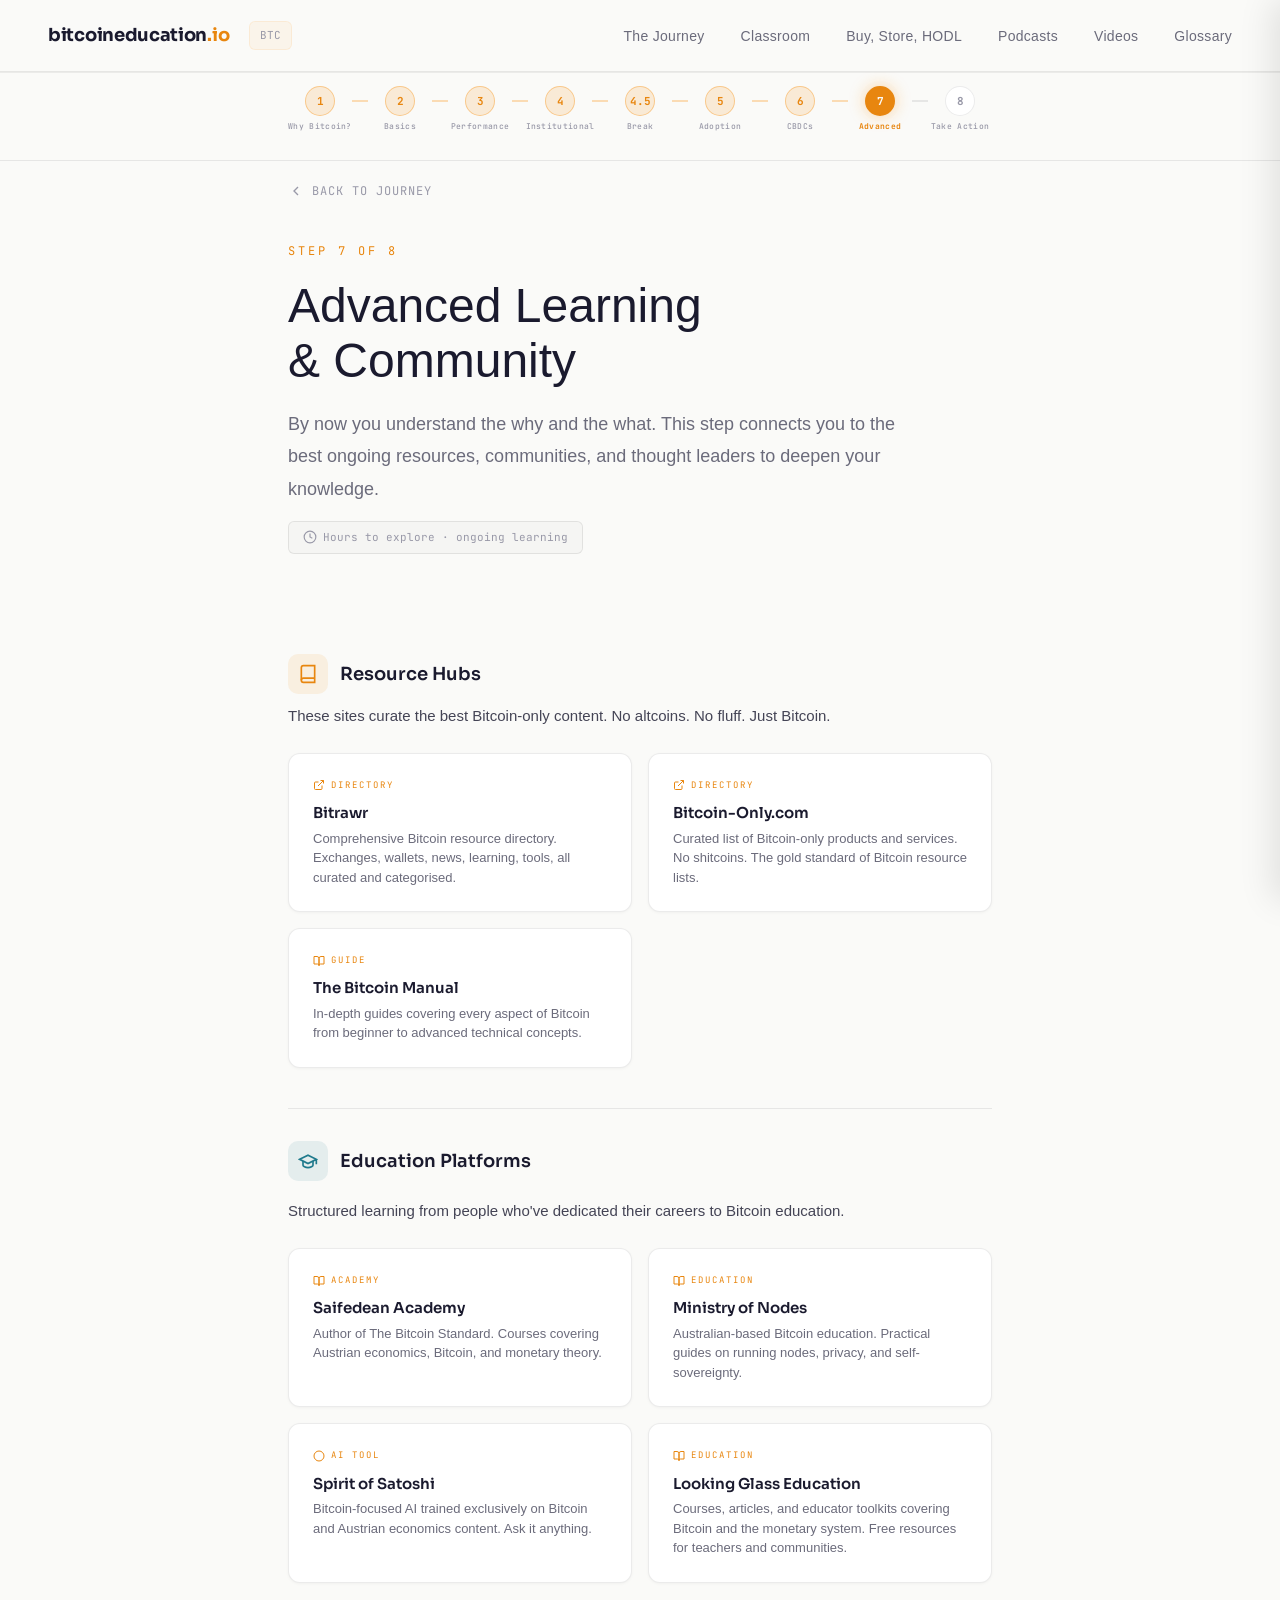
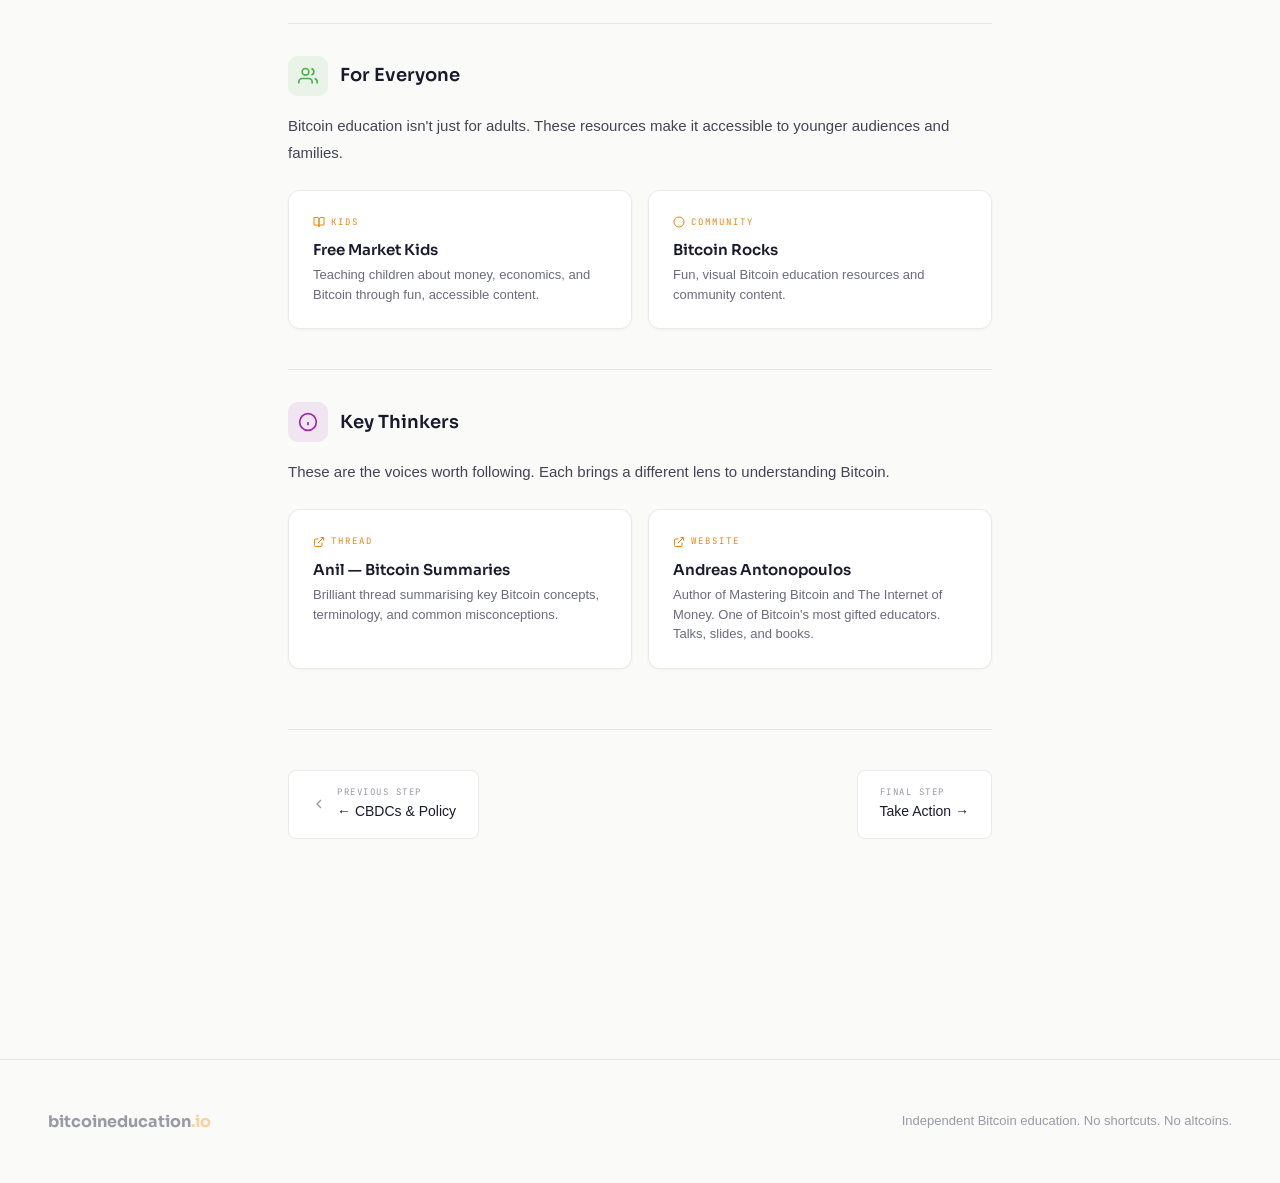
<file: step7.html>
<!DOCTYPE html>
<html lang="en">
<head>
  <meta charset="UTF-8">
    <link rel="icon" type="image/svg+xml" href="favicon.svg">
  <link rel="icon" type="image/png" sizes="32x32" href="favicon-32x32.png">
  <link rel="icon" type="image/png" sizes="16x16" href="favicon-16x16.png">
  <link rel="apple-touch-icon" sizes="180x180" href="apple-touch-icon.png">
  <meta name="viewport" content="width=device-width, initial-scale=1.0">
  <meta property="og:title" content="bitcoineducation.io">
  <meta property="og:description" content="Curated resources, structured learning, and a clear path from curious beginner to confident bitcoiner.">
  <meta property="og:image" content="https://bitcoineducation.io/og-image.png">
  <meta property="og:url" content="https://bitcoineducation.io">
  <meta property="og:type" content="website">
  <meta name="twitter:card" content="summary_large_image">
  <meta name="twitter:image" content="https://bitcoineducation.io/og-image.png">
  <title>Step 7: Advanced Learning | bitcoineducation.io</title>
  <link rel="preconnect" href="https://fonts.googleapis.com">
  <link href="https://fonts.googleapis.com/css2?family=Sora:wght@300;400;500;600;700;800&family=Inter:wght@400;500;600;700&family=JetBrains+Mono:wght@400;500;600&display=swap" rel="stylesheet">
  <style>

  *, *::before, *::after { margin: 0; padding: 0; box-sizing: border-box; }

  :root {
    --bg-deep: #FAFAF8;
    --bg-surface: #F2F1EE;
    --bg-card: #FFFFFF;
    --bg-card-hover: #F7F6F3;
    --bg-step: #F5F4F1;
    --bitcoin: #E8860F;
    --bitcoin-bright: #F7931A;
    --bitcoin-dim: rgba(232, 134, 15, 0.08);
    --bitcoin-glow: rgba(232, 134, 15, 0.04);
    --text-hero: #1a1a2e;
    --text-primary: #2d2d3d;
    --text-body: #444455;
    --text-secondary: #6b6b7b;
    --text-dim: #9999a8;
    --border: rgba(0,0,0,0.08);
    --border-hover: rgba(232, 134, 15, 0.35);
    --border-subtle: rgba(0,0,0,0.04);
  }

  html { scroll-behavior: smooth; }

  body {
    background: var(--bg-deep);
    color: var(--text-body);
    font-family: 'Outfit', sans-serif;
    -webkit-font-smoothing: antialiased;
    overflow-x: hidden;
    line-height: 1.7;
  }

  /* === PAGE VIEWS === */
  
  

  /* === NAV === */
  nav {
    position: fixed; top: 0; left: 0; right: 0; z-index: 100;
    padding: 0 48px; height: 72px;
    display: flex; align-items: center; justify-content: space-between;
    background: rgba(250, 250, 248, 0.92); box-shadow: 0 1px 0 rgba(0,0,0,0.06);
    backdrop-filter: blur(24px); -webkit-backdrop-filter: blur(24px);
    border-bottom: 1px solid var(--border);
  }
  .nav-left { display: flex; align-items: center; gap: 20px; }
  .nav-logo {
    font-family: 'Sora', sans-serif; font-weight: 700; font-size: 18px;
    color: var(--text-hero); text-decoration: none; letter-spacing: -0.3px;
    cursor: pointer;
  }
  .nav-logo .dot-io { color: var(--bitcoin); }

  /* Live BTC Ticker */
  .btc-ticker {
    font-family: 'JetBrains Mono', monospace; font-size: 11px;
    color: var(--text-dim); background: rgba(247,147,26,0.06);
    border: 1px solid rgba(247,147,26,0.1); border-radius: 6px;
    padding: 4px 10px; display: flex; align-items: center; gap: 6px;
    transition: all 0.3s;
  }
  .btc-ticker .btc-icon { color: var(--bitcoin); font-size: 12px; }
  .btc-ticker .btc-price { color: var(--text-secondary); }

  .nav-links { display: flex; align-items: center; gap: 36px; list-style: none; }
  .nav-links a {
    font-weight: 400; font-size: 14px; color: var(--text-secondary);
    text-decoration: none; letter-spacing: 0.3px; transition: color 0.2s;
    cursor: pointer;
  }
  .nav-links a:hover { color: var(--text-hero); }
  .nav-cta {
    font-family: 'JetBrains Mono', monospace; font-size: 11px; font-weight: 500;
    letter-spacing: 1.5px; text-transform: uppercase; padding: 10px 20px;
    background: transparent; border: 1px solid var(--bitcoin); color: var(--bitcoin);
    border-radius: 6px; text-decoration: none; transition: all 0.3s ease;
    cursor: pointer;
  }
  .nav-cta:hover { background: var(--bitcoin); color: var(--bg-deep); }

  /* === LITE YOUTUBE EMBED === */
  .lite-yt {
    position: relative; width: 100%;
    background: var(--bg-card); border-radius: 12px; overflow: hidden;
    cursor: pointer; border: 1px solid var(--border);
    transition: border-color 0.3s;
  }
  .lite-yt:hover { border-color: var(--border-hover); }
  .lite-yt-thumb {
    position: relative; width: 100%; padding-bottom: 56.25%; overflow: hidden;
  }
  .lite-yt img {
    position: absolute; top: 0; left: 0; width: 100%; height: 100%;
    object-fit: cover; opacity: 0.85; transition: opacity 0.3s;
  }
  .lite-yt:hover img { opacity: 1; }
  .lite-yt .yt-play {
    position: absolute; top: 50%; left: 50%;
    transform: translate(-50%, -50%);
    width: 68px; height: 48px; background: rgba(0,0,0,0.75);
    border-radius: 14px; display: flex; align-items: center; justify-content: center;
    transition: background 0.3s; z-index: 2;
  }
  .lite-yt:hover .yt-play { background: #cc0000; }
  .lite-yt .yt-play svg { width: 24px; height: 24px; fill: #fff; margin-left: 3px; }
  .lite-yt iframe {
    position: absolute; top: 0; left: 0; width: 100%; height: 100%; border: 0;
  }
  .lite-yt .yt-title {
    padding: 10px 14px; font-size: 13px; font-weight: 600;
    color: var(--text-hero); line-height: 1.4;
  }
  .video-grid { display: grid; grid-template-columns: repeat(auto-fit, minmax(300px, 1fr)); gap: 20px; margin: 20px 0 32px; }

  /* === GLOSSARY SEARCH === */
  .glossary-pill {
    padding:6px 14px; border-radius:20px; border:1px solid var(--border);
    background:var(--bg-card); color:var(--text-secondary); font-size:12px;
    cursor:pointer; font-family:'Inter',sans-serif; transition:all 0.2s;
  }
  .glossary-pill:hover { border-color:var(--bitcoin); color:var(--bitcoin); }
  .glossary-pill.active { background:var(--bitcoin); color:#fff; border-color:var(--bitcoin); }
  .glossary-search {
    width: 100%; padding: 14px 20px; font-size: 16px;
    font-family: 'Outfit', sans-serif; color: var(--text-hero);
    background: var(--bg-card); border: 2px solid var(--border);
    border-radius: 10px; outline: none; transition: border-color 0.3s;
    box-shadow: 0 1px 3px rgba(0,0,0,0.04);
  }
  .glossary-search:focus { border-color: var(--bitcoin); }
  .glossary-search::placeholder { color: var(--text-dim); }
  .glossary-stats { font-family: 'JetBrains Mono', monospace; font-size: 12px; color: var(--text-dim); margin: 12px 0 24px; }
  .glossary-term {
    background: var(--bg-card); border: 1px solid var(--border);
    border-radius: 10px; padding: 20px 24px; margin-bottom: 12px;
    display: none; box-shadow: 0 1px 3px rgba(0,0,0,0.04);
    transition: border-color 0.3s;
  }
  .glossary-term.visible { display: block; }
  .glossary-term.title-match { border-left: 3px solid var(--bitcoin); }
  .glossary-term-name {
    font-family: 'Sora', sans-serif; font-weight: 600;
    font-size: 16px; color: var(--text-hero); margin-bottom: 6px;
  }
  .glossary-term-def { font-size: 14px; color: var(--text-body); line-height: 1.7; }
  .glossary-highlight { background: rgba(232,134,15,0.15); padding: 0 3px; border-radius: 3px; }

  /* === EXPANDABLE DETAILS === */
  .info-expand { margin: 16px 0 24px; border: 1px solid var(--border-light); border-radius: 12px; overflow: hidden; }
  .info-expand summary {
    cursor: pointer; padding: 14px 20px; font-weight: 600; font-size: 15px; color: var(--text-hero);
    display: flex; align-items: center; gap: 10px; list-style: none; transition: background 0.2s;
  }
  .info-expand summary::-webkit-details-marker { display: none; }
  .info-expand summary::before { content: ''; display: inline-block; width: 0; height: 0; border-left: 6px solid var(--bitcoin); border-top: 5px solid transparent; border-bottom: 5px solid transparent; transition: transform 0.3s; flex-shrink: 0; }
  .info-expand[open] summary::before { transform: rotate(90deg); }
  .info-expand summary:hover { background: rgba(232,134,15,0.04); }
  .info-expand .info-body { padding: 0 20px 20px; font-size: 14px; line-height: 1.8; color: var(--text-body); }
  .info-expand .info-body p { margin-bottom: 12px; }
  .info-expand .info-body strong { color: var(--text-hero); }

  /* === BOOK CARDS WITH COVERS === */
  .book-grid { display: flex; flex-direction: column; gap: 12px; margin: 20px 0 32px; }
  .book-card {
    display: flex; align-items: flex-start; gap: 16px; padding: 16px; border-radius: 12px;
    border: 1px solid var(--border-light); text-decoration: none; transition: all 0.2s;
  }
  .book-card:hover { border-color: var(--border-hover); transform: translateX(4px); }
  .book-cover { width: 52px; height: auto; border-radius: 4px; box-shadow: 0 2px 8px rgba(0,0,0,0.1); flex-shrink: 0; }
  .book-info { flex: 1; min-width: 0; }
  .book-title { font-weight: 700; font-size: 15px; color: var(--text-hero); margin-bottom: 2px; }
  .book-author { font-family: 'JetBrains Mono', monospace; font-size: 11px; color: var(--bitcoin); margin-bottom: 6px; text-transform: uppercase; letter-spacing: 0.5px; }
  .book-desc { font-size: 13px; color: var(--text-body); line-height: 1.6; }


  

  

  /* === TWEET EMBEDS === */
  .tweet-grid { display: grid; grid-template-columns: repeat(auto-fit, minmax(300px, 1fr)); gap: 16px; margin: 20px 0 32px; }
  .tweet-grid .twitter-tweet { margin: 0 !important; }
  .stat-card:hover { border-color: var(--bitcoin) !important; }

  /* Section tint for alternating backgrounds */
  .section-tint {
    margin: 0 -48px; padding: 32px 48px;
    background: var(--bg-surface); border-radius: 0;
  }
  @media (max-width: 768px) { .section-tint { margin: 0 -20px; padding: 24px 20px; } }

  /* Action flow visual */
  .action-flow {
    display: flex; align-items: center; gap: 0; margin: 24px 0 32px;
  }
  .action-flow-step {
    flex: 1; text-align: center; padding: 20px 12px;
    background: var(--bg-card); border: 1px solid var(--border); border-radius: 14px;
    position: relative;
  }
  .action-flow-step.highlight { border-color: var(--bitcoin); background: rgba(232,134,15,0.04); }
  .action-flow-num {
    width: 32px; height: 32px; border-radius: 50%; background: var(--bitcoin);
    color: #fff; font-family: 'JetBrains Mono', monospace; font-size: 14px; font-weight: 700;
    display: flex; align-items: center; justify-content: center; margin: 0 auto 10px;
  }
  .action-flow-title { font-weight: 700; font-size: 14px; color: var(--text-hero); margin-bottom: 4px; }
  .action-flow-desc { font-size: 12px; color: var(--text-secondary); line-height: 1.4; }
  .action-flow-arrow {
    flex-shrink: 0; width: 32px; display: flex; align-items: center; justify-content: center;
    color: var(--bitcoin); font-size: 20px;
  }
  @media (max-width: 768px) {
    .action-flow { flex-direction: column; gap: 0; }
    .action-flow-arrow { transform: rotate(90deg); width: auto; height: 32px; }
  }

  /* Podcast accent bar */
  .podcast-card { position: relative; overflow: hidden; }
  .podcast-card::before {
    content: ''; position: absolute; top: 0; left: 0; width: 4px; height: 100%;
    background: var(--accent, var(--bitcoin)); border-radius: 4px 0 0 4px;
  }

  /* Classroom featured card */
  .featured-card {
    border: 2px solid var(--bitcoin) !important;
    background: rgba(232,134,15,0.03) !important;
    position: relative;
  }
  .featured-badge {
    position: absolute; top: 12px; right: 12px;
    font-family: 'JetBrains Mono', monospace; font-size: 9px; font-weight: 700;
    text-transform: uppercase; letter-spacing: 1.5px; padding: 4px 10px;
    background: var(--bitcoin); color: #fff; border-radius: 6px;
  }

  /* Classroom section divider */
  .classroom-divider {
    display: flex; align-items: center; gap: 16px; margin: 48px 0 24px;
    padding-top: 32px; border-top: 1px solid var(--border);
  }
  .classroom-divider-icon {
    width: 40px; height: 40px; border-radius: 10px; display: flex;
    align-items: center; justify-content: center; flex-shrink: 0;
  }
  .classroom-divider h3 { margin: 0; }

  /* === JOURNEY PROGRESS BAR === */
  .journey-progress {
    position: fixed; top: 72px; left: 0; right: 0; z-index: 99;
    background: rgba(250, 250, 248, 0.95);
    backdrop-filter: blur(16px); -webkit-backdrop-filter: blur(16px);
    border-bottom: 1px solid var(--border);
    padding: 14px 24px 28px; display: none;
  }
  .journey-progress.visible { display: block; }
  .progress-track {
    display: flex; align-items: flex-start; justify-content: center;
    gap: 0; max-width: 800px; margin: 0 auto;
  }
  .progress-node {
    display: flex; flex-direction: column; align-items: center;
    width: 64px; cursor: pointer; transition: all 0.3s ease; flex-shrink: 0;
    text-decoration: none; position: relative;
  }
  .progress-num {
    display: flex; align-items: center; justify-content: center;
    width: 30px; height: 30px; border-radius: 50%;
    font-family: 'JetBrains Mono', monospace; font-size: 11px; font-weight: 700;
  }
  .progress-node.completed .progress-num {
    background: rgba(247, 147, 26, 0.15); border: 1.5px solid rgba(247, 147, 26, 0.4);
    color: var(--bitcoin);
  }
  .progress-node.active .progress-num {
    background: var(--bitcoin); border: 2px solid var(--bitcoin);
    color: var(--bg-deep); box-shadow: 0 0 16px rgba(247, 147, 26, 0.4);
  }
  .progress-node.upcoming .progress-num {
    background: var(--bg-card); border: 1.5px solid var(--border);
    color: var(--text-dim);
  }
  .progress-label {
    font-family: 'JetBrains Mono', monospace;
    font-size: 8px; letter-spacing: 0.3px; text-align: center;
    color: var(--text-dim); font-weight: 500; margin-top: 6px;
    line-height: 1.2; white-space: nowrap;
  }
  .progress-node.active .progress-label { color: var(--bitcoin); font-weight: 700; }
  .progress-line {
    width: 16px; height: 2px; flex-shrink: 0; margin-top: 14px;
  }
  .progress-line.completed { background: rgba(247, 147, 26, 0.3); }
  .progress-line:not(.completed) { background: var(--border); }

  /* === HERO === */
  .hero {
    min-height: 100vh; display: flex; flex-direction: column;
    justify-content: center; align-items: center; text-align: center;
    padding: 120px 48px 80px; position: relative; overflow: hidden;
  }

  /* Animated hero background - subtle flowing dots */
  .hero-bg-canvas {
    position: absolute; top: 0; left: 0; width: 100%; height: 100%;
    z-index: 0; opacity: 0.4;
  }

  .hero-content {
    position: relative; z-index: 1; max-width: 720px;
  }
  .hero-badge {
    display: inline-flex; align-items: center; gap: 10px;
    padding: 8px 18px; border: 1px solid var(--border);
    border-radius: 100px; margin-bottom: 32px;
    font-family: 'JetBrains Mono', monospace; font-size: 10px;
    letter-spacing: 2px; text-transform: uppercase;
    color: var(--text-dim);
  }
  .hero-badge-dot {
    width: 6px; height: 6px; border-radius: 50%;
    background: var(--bitcoin); box-shadow: 0 0 12px var(--bitcoin);
    animation: pulse 2s ease infinite;
  }
  @keyframes pulse { 0%, 100% { opacity: 1; } 50% { opacity: 0.4; } }

  .hero h1 {
    font-family: 'Outfit', sans-serif; font-weight: 200;
    font-size: clamp(38px, 5.5vw, 64px); line-height: 1.1;
    color: var(--text-hero); margin-bottom: 24px;
    letter-spacing: -1.5px;
  }
  .hero h1 em { font-style: normal; font-weight: 600; color: var(--bitcoin); }
  .hero-sub {
    font-weight: 300; font-size: 18px; line-height: 1.8;
    color: var(--text-secondary); max-width: 560px; margin: 0 auto 40px;
  }
  .hero-actions { display: flex; justify-content: center; gap: 16px; }
  .btn-primary {
    font-family: 'JetBrains Mono', monospace; font-size: 12px; font-weight: 500;
    letter-spacing: 1.5px; text-transform: uppercase; padding: 14px 32px;
    background: var(--bitcoin); color: var(--bg-deep);
    border: none; border-radius: 8px; cursor: pointer;
    text-decoration: none; transition: all 0.3s ease;
  }
  .btn-primary:hover { background: var(--bitcoin-bright); transform: translateY(-1px); box-shadow: 0 8px 24px rgba(247, 147, 26, 0.25); }
  .btn-ghost {
    font-family: 'JetBrains Mono', monospace; font-size: 12px; font-weight: 500;
    letter-spacing: 1.5px; text-transform: uppercase; padding: 14px 32px;
    background: transparent; color: var(--text-secondary);
    border: 1px solid var(--border); border-radius: 8px;
    cursor: pointer; text-decoration: none; transition: all 0.3s ease;
  }
  .btn-ghost:hover { border-color: var(--text-dim); color: var(--text-hero); }

  .hero-scroll-hint {
    position: absolute; bottom: 40px; left: 50%; transform: translateX(-50%);
    display: flex; flex-direction: column; align-items: center; gap: 8px;
    font-family: 'JetBrains Mono', monospace; font-size: 9px;
    letter-spacing: 2px; text-transform: uppercase; color: var(--text-dim);
  }
  .scroll-line {
    width: 1px; height: 40px;
    background: linear-gradient(to bottom, var(--text-dim), transparent);
    animation: scrollPulse 2s ease infinite;
  }
  @keyframes scrollPulse { 0%, 100% { opacity: 1; } 50% { opacity: 0.3; } }

  /* === IMPACT STATS === */
  .impact-section {
    padding: 80px 48px;
    border-top: 1px solid var(--border);
    background: var(--bg-surface);
  }
  .impact-label {
    text-align: center; font-family: 'JetBrains Mono', monospace;
    font-size: 12px; letter-spacing: 3px; text-transform: uppercase;
    color: var(--text-secondary); margin-bottom: 48px;
    text-shadow: 0 0 20px rgba(144, 144, 168, 0.15);
  }
  .impact-grid {
    display: grid; grid-template-columns: repeat(3, 1fr);
    gap: 20px; max-width: 1100px; margin: 0 auto;
  }
  .impact-card {
    background: var(--bg-card); border: 1px solid var(--border);
    border-radius: 12px; padding: 32px 24px; text-align: center;
    position: relative; overflow: hidden; transition: all 0.3s ease;
    box-shadow: 0 1px 3px rgba(0,0,0,0.04);
  }
  .impact-card::before {
    content: ''; position: absolute; top: 0; left: 0; right: 0; height: 2px;
    background: linear-gradient(90deg, transparent, var(--bitcoin), transparent);
    opacity: 0; transition: opacity 0.3s;
  }
  .impact-card:hover::before { opacity: 1; }
  .impact-card:hover { border-color: var(--border-hover); }
  .impact-number {
    font-family: 'Sora', sans-serif; font-weight: 800;
    font-size: 32px; color: var(--bitcoin); margin-bottom: 8px;
    line-height: 1;
  }
  .impact-desc {
    font-size: 13px; color: var(--text-secondary); line-height: 1.5;
  }

  /* Source button */
  .source-btn {
    display: inline-flex; align-items: center; gap: 5px;
    margin-top: 12px; padding: 4px 10px;
    background: rgba(0,0,0,0.02);
    border: 1px solid rgba(0,0,0,0.06);
    border-radius: 4px; cursor: pointer;
    font-family: 'JetBrains Mono', monospace; font-size: 9px;
    color: var(--text-dim); letter-spacing: 0.5px;
    transition: all 0.2s ease; position: relative;
  }
  .source-btn:hover {
    background: rgba(247, 147, 26, 0.06);
    border-color: rgba(247, 147, 26, 0.2);
    color: var(--bitcoin);
  }
  .source-btn svg { width: 10px; height: 10px; flex-shrink: 0; }

  /* Citation ref */
  .ref-sup {
    font-family: 'JetBrains Mono', monospace; font-size: 10px;
    color: var(--bitcoin); cursor: pointer; vertical-align: super;
    text-decoration: none; margin-left: 2px;
  }
  .ref-sup:hover { text-decoration: underline; }

  /* === MULTI-CURRENCY PURCHASING POWER CARD === */
  .currency-card {
    background: var(--bg-card); border: 1px solid var(--border);
    border-radius: 12px; padding: 28px 24px;
    position: relative; overflow: hidden; transition: all 0.3s ease;
    grid-column: span 3;
  }
  .currency-card::before {
    content: ''; position: absolute; top: 0; left: 0; right: 0; height: 2px;
    background: linear-gradient(90deg, transparent, var(--bitcoin), transparent);
    opacity: 0; transition: opacity 0.3s;
  }
  .currency-card:hover::before { opacity: 1; }
  .currency-card:hover { border-color: var(--border-hover); }
  .currency-card-header {
    display: flex; justify-content: space-between; align-items: flex-start;
    margin-bottom: 20px;
  }
  .currency-card-title {
    font-family: 'Sora', sans-serif; font-weight: 700;
    font-size: 18px; color: var(--text-hero); margin-bottom: 4px;
  }
  .currency-card-subtitle {
    font-size: 13px; color: var(--text-secondary); font-weight: 300;
  }
  .currency-card-since {
    font-family: 'JetBrains Mono', monospace; font-size: 10px;
    letter-spacing: 1.5px; text-transform: uppercase;
    color: var(--bitcoin); padding: 4px 10px;
    border: 1px solid rgba(247,147,26,0.2); border-radius: 4px;
    white-space: nowrap;
  }
  .currency-bars { display: flex; flex-direction: column; gap: 10px; }
  .currency-row {
    display: flex; align-items: center; gap: 12px;
  }
  .currency-label {
    font-family: 'JetBrains Mono', monospace; font-size: 12px;
    font-weight: 700; color: var(--text-secondary);
    min-width: 36px; text-align: right;
  }
  .currency-bar-track {
    flex: 1; height: 10px; background: rgba(0,0,0,0.06);
    border-radius: 5px; overflow: hidden;
  }
  .currency-bar-fill {
    height: 100%; width: 0; border-radius: 5px;
    background: linear-gradient(90deg, #e05555, #ff4444);
    transition: width 1.2s cubic-bezier(0.25, 0.46, 0.45, 0.94);
  }
  .currency-bar-fill.gold-bar {
    background: linear-gradient(90deg, var(--bitcoin), var(--bitcoin-bright));
  }
  .currency-pct {
    font-family: 'JetBrains Mono', monospace; font-size: 14px;
    font-weight: 700; color: #dc2626; min-width: 40px;
  }
  .currency-pct.gold-pct, .currency-label.gold-pct { color: var(--bitcoin); }
  .currency-note {
    font-size: 11px; color: var(--text-dim); margin-top: 12px;
    line-height: 1.5; font-style: italic;
  }

  /* === TRANSITION === */
  .transition-section {
    padding: 80px 48px; text-align: center;
    max-width: 800px; margin: 0 auto;
  }
  .transition-section p {
    font-weight: 200; font-size: clamp(20px, 2.5vw, 26px);
    line-height: 1.7; color: var(--text-secondary);
  }
  .transition-section em { font-style: normal; color: var(--bitcoin); font-weight: 400; }

  /* === FEATURED VOICES === */
  .voices-section {
    padding: 60px 48px 80px;
    border-top: 1px solid var(--border);
  }
  .voices-label {
    text-align: center; font-family: 'JetBrains Mono', monospace;
    font-size: 11px; letter-spacing: 3px; text-transform: uppercase;
    color: var(--text-dim); margin-bottom: 40px;
  }
  .voices-grid {
    display: grid; grid-template-columns: repeat(3, 1fr);
    gap: 20px; max-width: 1100px; margin: 0 auto;
  }
  .voice-card {
    background: var(--bg-card); border: 1px solid var(--border);
    border-radius: 12px; padding: 28px; position: relative;
    transition: all 0.3s ease;
    box-shadow: 0 1px 3px rgba(0,0,0,0.04);
  }
  .voice-card:hover { border-color: var(--border-hover); }
  .voice-quote-mark {
    font-family: 'Sora', sans-serif; font-size: 48px; font-weight: 800;
    color: rgba(247, 147, 26, 0.15); line-height: 1; margin-bottom: -8px;
  }
  .voice-quote {
    font-weight: 300; font-size: 15px; line-height: 1.7;
    color: var(--text-primary); margin-bottom: 16px;
    font-style: italic;
  }
  .voice-name {
    font-family: 'Sora', sans-serif; font-weight: 600;
    font-size: 13px; color: var(--text-hero);
  }
  .voice-title {
    font-size: 12px; color: var(--text-dim); margin-top: 2px;
  }

  /* === RESERVE CALLOUT === */
  .reserve-callout {
    max-width: 1100px; margin: 32px auto 0; padding: 0;
  }
  .reserve-inner {
    background: var(--bg-card); border: 1px solid var(--border);
    border-radius: 14px; padding: 36px 40px;
    position: relative; overflow: hidden;
  }
  .reserve-inner::before {
    content: ''; position: absolute; left: 0; top: 0; bottom: 0; width: 3px;
    background: linear-gradient(to bottom, var(--bitcoin), transparent);
  }
  .reserve-icon { font-size: 28px; margin-bottom: 12px; }
  .reserve-title {
    font-family: 'Sora', sans-serif; font-weight: 700;
    font-size: 17px; color: var(--text-hero); margin-bottom: 12px;
  }
  .reserve-text {
    font-weight: 300; font-size: 14px; line-height: 1.8;
    color: var(--text-secondary);
  }
  .reserve-text strong { color: var(--text-primary); font-weight: 500; }

  /* === JOURNEY SECTION === */
  .journey-section {
    padding: 100px 48px 80px;
  }
  .section-header { text-align: center; margin-bottom: 56px; }
  .section-overline {
    font-family: 'JetBrains Mono', monospace; font-size: 11px;
    letter-spacing: 3px; text-transform: uppercase;
    color: var(--bitcoin); margin-bottom: 16px;
  }
  .section-title {
    font-family: 'Outfit', sans-serif; font-weight: 200;
    font-size: clamp(28px, 3.5vw, 40px); color: var(--text-hero);
    margin-bottom: 12px;
  }
  .section-desc {
    font-weight: 300; font-size: 16px; color: var(--text-secondary);
    max-width: 540px; margin: 0 auto;
  }

  .journey-steps {
    max-width: 760px; margin: 0 auto;
    display: flex; flex-direction: column; gap: 12px;
  }
  .journey-step {
    background: var(--bg-card); border: 1px solid var(--border);
    border-radius: 12px; overflow: hidden; transition: all 0.3s ease;
    box-shadow: 0 1px 3px rgba(0,0,0,0.04);
  }
  .journey-step:hover { border-color: var(--border-hover); }
  .step-header {
    display: flex; align-items: center; gap: 20px;
    padding: 20px 24px; cursor: pointer;
  }
  .step-number {
    width: 38px; height: 38px; border-radius: 50%;
    border: 1.5px solid rgba(247, 147, 26, 0.3);
    display: flex; align-items: center; justify-content: center;
    font-family: 'JetBrains Mono', monospace; font-size: 14px; font-weight: 700;
    color: var(--bitcoin); flex-shrink: 0;
    background: var(--bitcoin-dim);
  }
  .step-header-text { flex: 1; }
  .step-title {
    font-family: 'Sora', sans-serif; font-weight: 600;
    font-size: 16px; color: var(--text-hero); margin-bottom: 2px;
  }
  .step-subtitle { font-size: 13px; color: var(--text-dim); font-weight: 300; }
  .step-chevron {
    width: 20px; height: 20px; color: var(--text-dim);
    transition: transform 0.3s ease; flex-shrink: 0;
  }
  .journey-step.active .step-chevron { transform: rotate(180deg); color: var(--bitcoin); }
  .step-body {
    max-height: 0; overflow: hidden; transition: max-height 0.4s ease;
  }
  .journey-step.active .step-body { max-height: 500px; }
  .step-body-inner {
    padding: 0 24px 24px 82px;
  }
  .step-description {
    font-weight: 300; font-size: 14px; line-height: 1.8;
    color: var(--text-secondary); margin-bottom: 16px;
  }
  /* Reading time badges */
  .step-time-badge {
    display: inline-flex; align-items: center; gap: 5px;
    font-family: 'JetBrains Mono', monospace; font-size: 10px;
    letter-spacing: 0.5px; color: var(--text-dim);
    background: rgba(0,0,0,0.02); border: 1px solid var(--border);
    border-radius: 4px; padding: 3px 8px; margin-bottom: 12px;
  }
  .step-time-badge svg { width: 10px; height: 10px; }
  .step-resources {
    display: flex; flex-wrap: wrap; gap: 8px; margin-bottom: 16px;
  }
  .resource-tag {
    display: inline-flex; align-items: center; gap: 6px;
    font-family: 'JetBrains Mono', monospace; font-size: 11px;
    color: var(--text-secondary); background: rgba(0,0,0,0.03);
    border: 1px solid var(--border); border-radius: 6px;
    padding: 6px 12px; text-decoration: none; transition: all 0.2s;
  }
  .resource-tag:hover { border-color: var(--border-hover); color: var(--bitcoin); }
  .resource-tag svg { width: 12px; height: 12px; }
  .step-deep-dive {
    display: inline-flex; align-items: center; gap: 8px;
    font-family: 'JetBrains Mono', monospace; font-size: 12px;
    font-weight: 500; letter-spacing: 0.5px;
    color: var(--bitcoin); text-decoration: none;
    padding: 10px 18px; background: var(--bitcoin-dim);
    border: 1px solid rgba(247,147,26,0.15); border-radius: 8px;
    cursor: pointer; transition: all 0.3s ease;
  }
  .step-deep-dive:hover {
    background: rgba(247, 147, 26, 0.15);
    border-color: rgba(247, 147, 26, 0.3);
  }
  .step-deep-dive svg { width: 14px; height: 14px; }

  /* === STEP PAGE === */
  .step-page-hero {
    padding: 140px 48px 60px; max-width: 800px; margin: 0 auto;
  }
  .step-page-back {
    display: inline-flex; align-items: center; gap: 8px;
    font-family: 'JetBrains Mono', monospace; font-size: 12px;
    letter-spacing: 1px; text-transform: uppercase;
    color: var(--text-dim); text-decoration: none;
    margin-bottom: 40px; cursor: pointer; transition: color 0.2s;
  }
  .step-page-back:hover { color: var(--bitcoin); }
  .step-page-back svg { width: 16px; height: 16px; }
  .step-page-overline {
    font-family: 'JetBrains Mono', monospace; font-size: 12px;
    letter-spacing: 3px; text-transform: uppercase;
    color: var(--bitcoin); margin-bottom: 16px;
  }
  .step-page-title {
    font-family: 'Outfit', sans-serif; font-weight: 200;
    font-size: clamp(32px, 4.5vw, 48px); color: var(--text-hero);
    line-height: 1.15; margin-bottom: 20px;
  }
  .step-page-intro {
    font-weight: 300; font-size: 18px; line-height: 1.8;
    color: var(--text-secondary); max-width: 640px;
  }
  .step-page-time {
    display: inline-flex; align-items: center; gap: 6px;
    font-family: 'JetBrains Mono', monospace; font-size: 11px;
    color: var(--text-dim); margin-top: 16px;
    background: rgba(0,0,0,0.02); border: 1px solid var(--border);
    border-radius: 6px; padding: 6px 14px;
  }
  .step-page-time svg { width: 14px; height: 14px; }

  .step-page-content {
    max-width: 800px; margin: 0 auto; padding: 40px 48px 120px;
  }
  .step-page-content h3 {
    font-family: 'Sora', sans-serif; font-weight: 600;
    font-size: 18px; color: var(--text-hero); margin-bottom: 16px;
    margin-top: 48px;
  }
  .step-page-content h3:first-child { margin-top: 0; }
  .step-page-content p {
    font-size: 15px; line-height: 1.8; color: var(--text-body);
    margin-bottom: 20px;
  }
  .resource-grid {
    display: grid; grid-template-columns: repeat(auto-fill, minmax(280px, 1fr));
    gap: 16px; margin: 24px 0;
  }
  .resource-card {
    background: var(--bg-card); border: 1px solid var(--border);
    border-radius: 12px; padding: 24px; transition: all 0.3s ease;
    text-decoration: none; display: block;
    box-shadow: 0 1px 3px rgba(0,0,0,0.04);
  }
  .resource-card:hover {
    border-color: var(--border-hover); transform: translateY(-2px);
    box-shadow: 0 8px 24px rgba(0,0,0,0.08);
  }
  .resource-card-type {
    font-family: 'JetBrains Mono', monospace; font-size: 9px;
    letter-spacing: 2px; text-transform: uppercase;
    color: var(--bitcoin); margin-bottom: 10px;
    display: flex; align-items: center; gap: 6px;
  }
  .resource-card-type svg { width: 12px; height: 12px; }
  .resource-card-title {
    font-family: 'Sora', sans-serif; font-weight: 600;
    font-size: 15px; color: var(--text-hero); margin-bottom: 6px;
    line-height: 1.3;
  }
  .resource-card-desc {
    font-size: 13px; color: var(--text-secondary); line-height: 1.5;
  }
  .crash-pattern {
    background: var(--bg-card); border: 1px solid var(--border);
    border-radius: 14px; padding: 36px; margin: 32px 0;
  }
  .crash-pattern-label {
    font-family: 'JetBrains Mono', monospace; font-size: 10px;
    letter-spacing: 2px; text-transform: uppercase;
    color: var(--text-dim); margin-bottom: 24px;
  }
  .crash-items { display: flex; flex-direction: column; gap: 16px; }
  .crash-item { display: flex; align-items: center; gap: 16px; }
  .crash-prices {
    font-family: 'JetBrains Mono', monospace; font-size: 14px;
    min-width: 220px;
  }
  .crash-high { color: var(--text-hero); font-weight: 500; }
  .crash-arrow { color: var(--text-dim); margin: 0 4px; }
  .crash-low { color: #e05555; font-weight: 500; }
  .crash-bar {
    flex: 1; height: 6px; background: rgba(0,0,0,0.06);
    border-radius: 3px; overflow: hidden;
  }
  .crash-bar-fill {
    height: 100%; border-radius: 3px;
    background: linear-gradient(90deg, #e05555, var(--bitcoin));
  }
  .crash-then {
    font-family: 'JetBrains Mono', monospace; font-size: 11px;
    color: #16a34a; min-width: 100px; text-align: right;
  }
  .step-page-nav {
    display: flex; justify-content: space-between; align-items: center;
    padding: 40px 0; border-top: 1px solid var(--border);
    margin-top: 60px;
  }
  .step-nav-btn {
    display: inline-flex; align-items: center; gap: 10px;
    padding: 14px 22px; background: var(--bg-card);
    border: 1px solid var(--border); border-radius: 8px;
    text-decoration: none; transition: all 0.2s; cursor: pointer;
  }
  .step-nav-btn:hover { border-color: var(--border-hover); }
  .step-nav-label {
    font-family: 'JetBrains Mono', monospace; font-size: 9px;
    letter-spacing: 1.5px; text-transform: uppercase;
    color: var(--text-dim);
  }
  .step-nav-title {
    font-size: 14px; color: var(--text-hero); font-weight: 500;
  }
  .step-nav-btn svg { width: 16px; height: 16px; color: var(--text-dim); }

  /* === CTA BAND === */
  .cta-band {
    box-shadow: 0 2px 8px rgba(0,0,0,0.04);
    margin: 0 48px; padding: 56px;
    background: var(--bg-card); border: 1px solid var(--border);
    border-radius: 16px; display: flex; align-items: center;
    justify-content: space-between; gap: 40px;
    position: relative; overflow: hidden;
  }
  .cta-band::before {
    content: ''; position: absolute; top: 0; left: 0; right: 0; height: 1px;
    background: linear-gradient(90deg, transparent, var(--bitcoin), transparent);
  }
  .cta-band-content h3 {
    font-family: 'Outfit', sans-serif; font-weight: 600;
    font-size: 24px; color: var(--text-hero); margin-bottom: 8px;
  }
  .cta-band-content p {
    font-weight: 300; font-size: 15px; color: var(--text-secondary); line-height: 1.6;
  }

  /* === FOOTER === */
  footer {
    margin-top: 60px; padding: 48px;
    border-top: 1px solid var(--border);
    display: flex; justify-content: space-between; align-items: center;
  }
  .footer-logo {
    font-family: 'Sora', sans-serif; font-weight: 700;
    font-size: 16px; color: var(--text-dim);
  }
  .footer-logo .dot-io { color: rgba(247,147,26,0.4); }
  .footer-text { font-size: 13px; color: var(--text-dim); }
  .footer-email a {
    font-family: 'JetBrains Mono', monospace; font-size: 12px;
    color: var(--text-dim); text-decoration: none; transition: color 0.2s;
  }
  .footer-email a:hover { color: var(--bitcoin); }

  /* === TOOLTIP === */
  .tooltip-overlay {
    position: fixed; top: 0; left: 0; right: 0; bottom: 0;
    background: rgba(0,0,0,0.7); backdrop-filter: blur(6px);
    z-index: 200; display: flex; align-items: center; justify-content: center;
    opacity: 0; pointer-events: none; transition: opacity 0.3s;
    padding: 20px;
  }
  .tooltip-overlay.active { opacity: 1; pointer-events: all; }
  .tooltip-card {
    background: var(--bg-card); border: 1px solid var(--border);
    border-radius: 16px; padding: 32px; max-width: 480px; width: 100%;
    position: relative;
    box-shadow: 0 16px 48px rgba(0,0,0,0.12);
  }
  .tooltip-close {
    position: absolute; top: 16px; right: 16px;
    background: none; border: none; color: var(--text-dim);
    font-size: 24px; cursor: pointer; transition: color 0.2s;
    line-height: 1;
  }
  .tooltip-close:hover { color: var(--text-hero); }
  .tooltip-stat {
    font-family: 'Sora', sans-serif; font-weight: 700;
    font-size: 20px; color: var(--text-hero); margin-bottom: 12px;
  }
  .tooltip-claim {
    font-weight: 300; font-size: 14px; line-height: 1.7;
    color: var(--text-body); margin-bottom: 20px;
  }
  .tooltip-citation-label {
    font-family: 'JetBrains Mono', monospace; font-size: 9px;
    letter-spacing: 2px; text-transform: uppercase;
    color: var(--text-dim); margin-bottom: 6px;
  }
  .tooltip-citation {
    font-size: 13px; color: var(--text-secondary); line-height: 1.6;
    margin-bottom: 16px;
  }
  .tooltip-link {
    display: inline-flex; align-items: center; gap: 6px;
    font-family: 'JetBrains Mono', monospace; font-size: 12px;
    color: var(--bitcoin); text-decoration: none; transition: opacity 0.2s;
  }
  .tooltip-link:hover { opacity: 0.8; }
  .tooltip-link svg { width: 14px; height: 14px; }

  /* === SCROLL REVEAL === */
  .reveal {
    opacity: 0; transform: translateY(20px);
    transition: opacity 0.6s ease, transform 0.6s ease;
  }
  .reveal.visible { opacity: 1; transform: translateY(0); }
  .reveal-delay-1 { transition-delay: 0.1s; }
  .reveal-delay-2 { transition-delay: 0.2s; }
  .reveal-delay-3 { transition-delay: 0.3s; }

  /* === RESPONSIVE === */
  /* === HAMBURGER + MOBILE NAV === */
  .hamburger {
    display: none; background: none; border: none; cursor: pointer; padding: 8px;
    flex-direction: column; gap: 5px; z-index: 1001;
  }
  .hamburger span {
    display: block; width: 22px; height: 2px; background: var(--text-hero);
    border-radius: 2px; transition: all 0.3s;
  }
  .hamburger.active span:nth-child(1) { transform: rotate(45deg) translate(5px, 5px); }
  .hamburger.active span:nth-child(2) { opacity: 0; }
  .hamburger.active span:nth-child(3) { transform: rotate(-45deg) translate(5px, -5px); }

  .mobile-nav-overlay {
    position: fixed; inset: 0; background: rgba(0,0,0,0.4); z-index: 999;
    opacity: 0; pointer-events: none; transition: opacity 0.3s;
  }
  .mobile-nav-overlay.active { opacity: 1; pointer-events: auto; }

  .mobile-nav-panel {
    position: fixed; top: 0; right: 0; bottom: 0; width: 280px; z-index: 1000;
    background: #FAFAF8; box-shadow: -8px 0 32px rgba(0,0,0,0.1);
    transform: translateX(100%); transition: transform 0.3s ease;
    display: flex; flex-direction: column; padding: 24px;
  }
  .mobile-nav-panel.active { transform: translateX(0); }

  .mobile-nav-header {
    display: flex; justify-content: space-between; align-items: center;
    padding-bottom: 24px; border-bottom: 1px solid var(--border);
  }
  .mobile-nav-close {
    background: none; border: none; font-size: 28px; color: var(--text-dim);
    cursor: pointer; padding: 4px 8px; line-height: 1;
  }
  .mobile-nav-close:hover { color: var(--text-hero); }

  .mobile-nav-links {
    display: flex; flex-direction: column; gap: 0; padding: 16px 0; flex: 1;
  }
  .mobile-nav-links a {
    font-size: 16px; font-weight: 500; color: var(--text-hero);
    text-decoration: none; padding: 14px 0;
    border-bottom: 1px solid var(--border-light);
    cursor: pointer; transition: color 0.2s;
  }
  .mobile-nav-links a:hover { color: var(--bitcoin); }

  .mobile-nav-cta {
    display: block; text-align: center; padding: 14px 24px;
    background: var(--bitcoin); color: #fff; border-radius: 10px;
    font-family: 'JetBrains Mono', monospace; font-size: 12px;
    font-weight: 600; letter-spacing: 1px; text-transform: uppercase;
    text-decoration: none; cursor: pointer; margin-top: 16px;
    transition: opacity 0.2s;
  }
  .mobile-nav-cta:hover { opacity: 0.85; }

  @media (max-width: 768px) {
    nav { padding: 0 20px; }
    .nav-links { display: none; }
    .nav-cta { display: none; }
    .hamburger { display: flex; }
    .nav-left { gap: 12px; }
    .btc-ticker { font-size: 10px; padding: 3px 8px; }
    .journey-progress { display: none !important; }
    .progress-node { width: 48px; }
    .progress-num { width: 26px; height: 26px; font-size: 10px; }
    .progress-label { font-size: 7px; }
    .progress-line { width: 8px; margin-top: 12px; }
    .hero { padding: 100px 20px 60px; }
    .hero h1 { font-size: 32px; }
    .hero-sub { font-size: 16px; }
    .hero-actions { flex-direction: column; align-items: center; }
    .impact-section { padding: 60px 20px; }
    .impact-grid { grid-template-columns: 1fr; }
    .impact-number { font-size: 24px; }
    .currency-card { grid-column: span 1; }
    .voices-grid { grid-template-columns: 1fr; }
    .voices-section { padding: 40px 20px; }
    .journey-section { padding: 60px 20px; }
    .step-body-inner { padding: 0 20px 20px 20px; }
    .transition-section { padding: 60px 20px; }
    .reserve-callout { padding: 0 20px; }
    .cta-band {
    box-shadow: 0 2px 8px rgba(0,0,0,0.04); margin: 0 20px; padding: 32px 24px; flex-direction: column; text-align: center; }
    footer { flex-direction: column; gap: 12px; text-align: center; padding: 32px 20px; }
    .step-page-hero { padding: 120px 20px 40px; }
    .step-page-content { padding: 30px 20px 80px; }
    .resource-grid { grid-template-columns: 1fr; }
    .crash-item { flex-direction: column; align-items: flex-start; gap: 8px; }
    .crash-prices { min-width: unset; }
    .adoption-stats { grid-template-columns: 1fr !important; }
    .step4-stats .resource-card-title { font-size: 20px !important; }
    .step4-stats .resource-card { padding: 12px !important; }
    .step4-stats { gap: 8px !important; }
    .crash-then { text-align: left; }
    .step-page-nav { flex-direction: column; gap: 16px; }
    .journey-progress { padding: 14px 20px; top: 72px; }
    .progress-node { width: 26px; height: 26px; font-size: 10px; }
    .progress-line { width: 14px; }
  }


  /* === ABOUT PILL & POPUP === */
  .about-pill {
    display: flex; align-items: center; gap: 14px;
    margin: 40px auto 32px; cursor: pointer;
    padding: 12px 20px; border-radius: 40px;
    border: 1px solid var(--border); background: var(--bg-card);
    width: fit-content; transition: all 0.2s;
  }
  .about-pill:hover { border-color: var(--bitcoin); box-shadow: 0 2px 12px rgba(232,134,15,0.1); }
  .about-pill img { width: 48px; height: 48px; border-radius: 50%; object-fit: cover; object-position: center top; }
  .about-pill-name { font-weight: 700; font-size: 14px; color: var(--text-hero); font-family: 'Sora', sans-serif; }
  .about-pill-loc { font-size: 12px; color: var(--text-dim); margin-top: 1px; }
  .about-popup-overlay {
    display: none; position: fixed; inset: 0;
    background: rgba(0,0,0,0.5); z-index: 10000;
    align-items: center; justify-content: center; padding: 24px;
  }
  .about-popup-overlay.active { display: flex; }
  .about-popup-card {
    background: var(--bg-surface); border-radius: 16px; padding: 36px;
    max-width: 520px; width: 100%; position: relative;
    box-shadow: 0 20px 60px rgba(0,0,0,0.15);
  }
  .about-popup-close {
    position: absolute; top: 16px; right: 20px;
    background: none; border: none; font-size: 22px;
    color: var(--text-dim); cursor: pointer; line-height: 1;
  }
  .about-popup-close:hover { color: var(--text-hero); }
  .about-popup-header { display: flex; align-items: center; gap: 16px; margin-bottom: 20px; }
  .about-popup-photo { width: 72px; height: 72px; border-radius: 50%; object-fit: cover; object-position: center top; }
  .about-popup-name { font-weight: 700; font-size: 18px; font-family: 'Sora', sans-serif; color: var(--text-hero); }
  .about-popup-loc { font-size: 13px; color: var(--text-dim); margin-top: 2px; }
  .about-popup-body p { font-size: 14px; color: var(--text-secondary); line-height: 1.7; margin-bottom: 12px; }
  .about-popup-cta {
    display: inline-block; margin-top: 8px; color: var(--bitcoin);
    text-decoration: none; font-weight: 600; font-size: 14px; cursor: pointer;
  }

</style>
  <style>.step-page-hero{padding-top:180px !important;}

</style>
</head>
<body>

<nav>
  <div class="nav-left">
    <a class="nav-logo" href="index.html">bitcoineducation<span class="dot-io">.io</span></a>
    <div class="btc-ticker" id="btcPrice">BTC</div>
  </div>
  <ul class="nav-links">
    <li><a href="index.html#journey">The Journey</a></li>
    <li><a href="classroom.html">Classroom</a></li>
    <li><a href="buy.html">Buy, Store, HODL</a></li>
    <li><a href="podcasts.html">Podcasts</a></li>
    <li><a href="videos.html">Videos</a></li>
    <li><a href="glossary.html">Glossary</a></li>
  </ul>
  <button class="hamburger" onclick="toggleMobileNav()" aria-label="Menu">
    <span></span><span></span><span></span>
  </button>
</nav>
<div class="mobile-nav-overlay" id="mobileNavOverlay" onclick="toggleMobileNav()"></div>
<div class="mobile-nav-panel" id="mobileNavPanel">
  <div class="mobile-nav-header">
    <a class="nav-logo" href="index.html">bitcoineducation<span class="dot-io">.io</span></a>
    <button class="mobile-nav-close" onclick="toggleMobileNav()" aria-label="Close">&times;</button>
  </div>
  <div class="mobile-nav-links">
    <a href="index.html#journey">The Journey</a>
    <a href="classroom.html">Classroom</a>
    <a href="buy.html">Buy, Store, HODL</a>
    <a href="podcasts.html">Podcasts</a>
    <a href="videos.html">Videos</a>
    <a href="glossary.html">Glossary</a>
  </div>
</div>

<div class="journey-progress visible" id="journeyProgress"><div class="progress-track" id="progressTrack"><a href="step1.html" class="progress-node completed"><span class="progress-num">1</span><span class="progress-label">Why Bitcoin?</span></a><div class="progress-line completed"></div><a href="step2.html" class="progress-node completed"><span class="progress-num">2</span><span class="progress-label">Basics</span></a><div class="progress-line completed"></div><a href="step3.html" class="progress-node completed"><span class="progress-num">3</span><span class="progress-label">Performance</span></a><div class="progress-line completed"></div><a href="step4.html" class="progress-node completed"><span class="progress-num">4</span><span class="progress-label">Institutional</span></a><div class="progress-line completed"></div><a href="step45.html" class="progress-node completed"><span class="progress-num">4.5</span><span class="progress-label">Break</span></a><div class="progress-line completed"></div><a href="step5.html" class="progress-node completed"><span class="progress-num">5</span><span class="progress-label">Adoption</span></a><div class="progress-line completed"></div><a href="step6.html" class="progress-node completed"><span class="progress-num">6</span><span class="progress-label">CBDCs</span></a><div class="progress-line completed"></div><a href="step7.html" class="progress-node active"><span class="progress-num">7</span><span class="progress-label">Advanced</span></a><div class="progress-line"></div><a href="step8.html" class="progress-node upcoming"><span class="progress-num">8</span><span class="progress-label">Take Action</span></a></div></div>

<div class="step-page-hero">
  <a class="step-page-back" href="index.html">
    <svg viewBox="0 0 24 24" fill="none" stroke="currentColor" stroke-width="2"><polyline points="15 18 9 12 15 6"/></svg>
    Back to Journey
  </a>
  <div class="step-page-overline">Step 7 of 8</div>
  <h1 class="step-page-title">Advanced Learning<br>&amp; Community</h1>
  <p class="step-page-intro">By now you understand the why and the what. This step connects you to the best ongoing resources, communities, and thought leaders to deepen your knowledge.</p>
  <div class="step-page-time">
    <svg viewBox="0 0 24 24" fill="none" stroke="currentColor" stroke-width="2"><circle cx="12" cy="12" r="10"/><polyline points="12 6 12 12 16 14"/></svg>
    Hours to explore &middot; ongoing learning
  </div>
</div>

<div class="step-page-content">

  <div style="display:flex;align-items:center;gap:12px;margin-bottom:8px;"><div style="width:40px;height:40px;border-radius:10px;background:rgba(232,134,15,0.1);display:flex;align-items:center;justify-content:center;flex-shrink:0;"><svg width="20" height="20" viewBox="0 0 24 24" fill="none" stroke="#E8860F" stroke-width="2"><path d="M4 19.5A2.5 2.5 0 0 1 6.5 17H20"/><path d="M6.5 2H20v20H6.5A2.5 2.5 0 0 1 4 19.5v-15A2.5 2.5 0 0 1 6.5 2z"/></svg></div><h3 style="margin:0;">Resource Hubs</h3></div>
  <p>These sites curate the best Bitcoin-only content. No altcoins. No fluff. Just Bitcoin.</p>

  <div class="resource-grid">
    <a href="https://www.bitrawr.com" class="resource-card" target="_blank">
      <div class="resource-card-type"><svg viewBox="0 0 24 24" fill="none" stroke="currentColor" stroke-width="2"><path d="M18 13v6a2 2 0 0 1-2 2H5a2 2 0 0 1-2-2V8a2 2 0 0 1 2-2h6"/><polyline points="15 3 21 3 21 9"/><line x1="10" y1="14" x2="21" y2="3"/></svg> Directory</div>
      <div class="resource-card-title">Bitrawr</div>
      <div class="resource-card-desc">Comprehensive Bitcoin resource directory. Exchanges, wallets, news, learning, tools, all curated and categorised.</div>
    </a>
    <a href="https://bitcoin-only.com" class="resource-card" target="_blank">
      <div class="resource-card-type"><svg viewBox="0 0 24 24" fill="none" stroke="currentColor" stroke-width="2"><path d="M18 13v6a2 2 0 0 1-2 2H5a2 2 0 0 1-2-2V8a2 2 0 0 1 2-2h6"/><polyline points="15 3 21 3 21 9"/><line x1="10" y1="14" x2="21" y2="3"/></svg> Directory</div>
      <div class="resource-card-title">Bitcoin-Only.com</div>
      <div class="resource-card-desc">Curated list of Bitcoin-only products and services. No shitcoins. The gold standard of Bitcoin resource lists.</div>
    </a>
    <a href="https://thebitcoinmanual.com" class="resource-card" target="_blank">
      <div class="resource-card-type"><svg viewBox="0 0 24 24" fill="none" stroke="currentColor" stroke-width="2"><path d="M2 3h6a4 4 0 0 1 4 4v14a3 3 0 0 0-3-3H2z"/><path d="M22 3h-6a4 4 0 0 0-4 4v14a3 3 0 0 1 3-3h7z"/></svg> Guide</div>
      <div class="resource-card-title">The Bitcoin Manual</div>
      <div class="resource-card-desc">In-depth guides covering every aspect of Bitcoin from beginner to advanced technical concepts.</div>
    </a>
  </div>

  <div style="display:flex;align-items:center;gap:12px;margin:40px 0 16px;padding-top:32px;border-top:1px solid var(--border);"><div style="width:40px;height:40px;border-radius:10px;background:rgba(31,122,140,0.1);display:flex;align-items:center;justify-content:center;flex-shrink:0;"><svg width="20" height="20" viewBox="0 0 24 24" fill="none" stroke="#1F7A8C" stroke-width="2"><path d="M22 10v6M2 10l10-5 10 5-10 5z"/><path d="M6 12v5c0 1.1 2.7 3 6 3s6-1.9 6-3v-5"/></svg></div><h3 style="margin:0;">Education Platforms</h3></div>
  <p>Structured learning from people who've dedicated their careers to Bitcoin education.</p>

  <div class="resource-grid">
    <a href="https://saifedean.com/academy" class="resource-card" target="_blank">
      <div class="resource-card-type"><svg viewBox="0 0 24 24" fill="none" stroke="currentColor" stroke-width="2"><path d="M2 3h6a4 4 0 0 1 4 4v14a3 3 0 0 0-3-3H2z"/><path d="M22 3h-6a4 4 0 0 0-4 4v14a3 3 0 0 1 3-3h7z"/></svg> Academy</div>
      <div class="resource-card-title">Saifedean Academy</div>
      <div class="resource-card-desc">Author of The Bitcoin Standard. Courses covering Austrian economics, Bitcoin, and monetary theory.</div>
    </a>
    <a href="https://ministryofnodes.com.au" class="resource-card" target="_blank">
      <div class="resource-card-type"><svg viewBox="0 0 24 24" fill="none" stroke="currentColor" stroke-width="2"><path d="M2 3h6a4 4 0 0 1 4 4v14a3 3 0 0 0-3-3H2z"/><path d="M22 3h-6a4 4 0 0 0-4 4v14a3 3 0 0 1 3-3h7z"/></svg> Education</div>
      <div class="resource-card-title">Ministry of Nodes</div>
      <div class="resource-card-desc">Australian-based Bitcoin education. Practical guides on running nodes, privacy, and self-sovereignty.</div>
    </a>
    <a href="https://spiritofsatoshi.ai" class="resource-card" target="_blank">
      <div class="resource-card-type"><svg viewBox="0 0 24 24" fill="none" stroke="currentColor" stroke-width="2"><circle cx="12" cy="12" r="10"/></svg> AI Tool</div>
      <div class="resource-card-title">Spirit of Satoshi</div>
      <div class="resource-card-desc">Bitcoin-focused AI trained exclusively on Bitcoin and Austrian economics content. Ask it anything.</div>
    </a>
    <a href="https://lookingglasseducation.com/" class="resource-card" target="_blank">
      <div class="resource-card-type"><svg viewBox="0 0 24 24" fill="none" stroke="currentColor" stroke-width="2"><path d="M2 3h6a4 4 0 0 1 4 4v14a3 3 0 0 0-3-3H2z"/><path d="M22 3h-6a4 4 0 0 0-4 4v14a3 3 0 0 1 3-3h7z"/></svg> Education</div>
      <div class="resource-card-title">Looking Glass Education</div>
      <div class="resource-card-desc">Courses, articles, and educator toolkits covering Bitcoin and the monetary system. Free resources for teachers and communities.</div>
    </a>
  </div>

  <div style="display:flex;align-items:center;gap:12px;margin:40px 0 16px;padding-top:32px;border-top:1px solid var(--border);"><div style="width:40px;height:40px;border-radius:10px;background:rgba(76,175,80,0.1);display:flex;align-items:center;justify-content:center;flex-shrink:0;"><svg width="20" height="20" viewBox="0 0 24 24" fill="none" stroke="#4CAF50" stroke-width="2"><path d="M17 21v-2a4 4 0 0 0-4-4H5a4 4 0 0 0-4 4v2"/><circle cx="9" cy="7" r="4"/><path d="M23 21v-2a4 4 0 0 0-3-3.87"/><path d="M16 3.13a4 4 0 0 1 0 7.75"/></svg></div><h3 style="margin:0;">For Everyone</h3></div>
  <p>Bitcoin education isn't just for adults. These resources make it accessible to younger audiences and families.</p>

  <div class="resource-grid">
    <a href="https://freemarkerkids.com" class="resource-card" target="_blank">
      <div class="resource-card-type"><svg viewBox="0 0 24 24" fill="none" stroke="currentColor" stroke-width="2"><path d="M2 3h6a4 4 0 0 1 4 4v14a3 3 0 0 0-3-3H2z"/><path d="M22 3h-6a4 4 0 0 0-4 4v14a3 3 0 0 1 3-3h7z"/></svg> Kids</div>
      <div class="resource-card-title">Free Market Kids</div>
      <div class="resource-card-desc">Teaching children about money, economics, and Bitcoin through fun, accessible content.</div>
    </a>
    <a href="https://bitcoin.rocks" class="resource-card" target="_blank">
      <div class="resource-card-type"><svg viewBox="0 0 24 24" fill="none" stroke="currentColor" stroke-width="2"><circle cx="12" cy="12" r="10"/></svg> Community</div>
      <div class="resource-card-title">Bitcoin Rocks</div>
      <div class="resource-card-desc">Fun, visual Bitcoin education resources and community content.</div>
    </a>
  </div>

  <div style="display:flex;align-items:center;gap:12px;margin:40px 0 16px;padding-top:32px;border-top:1px solid var(--border);"><div style="width:40px;height:40px;border-radius:10px;background:rgba(156,39,176,0.1);display:flex;align-items:center;justify-content:center;flex-shrink:0;"><svg width="20" height="20" viewBox="0 0 24 24" fill="none" stroke="#9C27B0" stroke-width="2"><circle cx="12" cy="12" r="10"/><path d="M12 16v-4"/><path d="M12 8h.01"/></svg></div><h3 style="margin:0;">Key Thinkers</h3></div>
  <p>These are the voices worth following. Each brings a different lens to understanding Bitcoin.</p>

  <div class="resource-grid">
    <a href="https://x.com/anilpatel/status/1429845349720485896" class="resource-card" target="_blank">
      <div class="resource-card-type"><svg viewBox="0 0 24 24" fill="none" stroke="currentColor" stroke-width="2"><path d="M18 13v6a2 2 0 0 1-2 2H5a2 2 0 0 1-2-2V8a2 2 0 0 1 2-2h6"/><polyline points="15 3 21 3 21 9"/><line x1="10" y1="14" x2="21" y2="3"/></svg> Thread</div>
      <div class="resource-card-title">Anil — Bitcoin Summaries</div>
      <div class="resource-card-desc">Brilliant thread summarising key Bitcoin concepts, terminology, and common misconceptions.</div>
    </a>
    <a href="https://aantonop.com/" class="resource-card" target="_blank">
      <div class="resource-card-type"><svg viewBox="0 0 24 24" fill="none" stroke="currentColor" stroke-width="2"><path d="M18 13v6a2 2 0 0 1-2 2H5a2 2 0 0 1-2-2V8a2 2 0 0 1 2-2h6"/><polyline points="15 3 21 3 21 9"/><line x1="10" y1="14" x2="21" y2="3"/></svg> Website</div>
      <div class="resource-card-title">Andreas Antonopoulos</div>
      <div class="resource-card-desc">Author of Mastering Bitcoin and The Internet of Money. One of Bitcoin's most gifted educators. Talks, slides, and books.</div>
    </a>
    </div>

  <div class="step-page-nav">
    <a class="step-nav-btn" href="step6.html">
      <svg viewBox="0 0 24 24" fill="none" stroke="currentColor" stroke-width="2"><polyline points="15 18 9 12 15 6"/></svg>
      <div><div class="step-nav-label">Previous Step</div><div class="step-nav-title">&larr; CBDCs &amp; Policy</div></div>
    </a>
    <a class="step-nav-btn" href="step8.html">
      <div><div class="step-nav-label">Final Step</div><div class="step-nav-title">Take Action &rarr;</div></div>
    </a>
  </div>

</div>

<footer>
  <div class="footer-logo">bitcoineducation<span class="dot-io">.io</span></div>
  <div class="footer-text">Independent Bitcoin education. No shortcuts. No altcoins.</div>
</footer>

<script>
</script><script>
// === Step definitions for progress bar ===
const STEPS = [
  { id: 'step1', num: '1', label: 'Why Bitcoin?' },
  { id: 'step2', num: '2', label: 'Basics' },
  { id: 'step3', num: '3', label: 'Performance' },
  { id: 'step4', num: '4', label: 'Institutional' },
  { id: 'step45', num: '4.5', label: 'Break' },
  { id: 'step5', num: '5', label: 'Adoption' },
  { id: 'step6', num: '6', label: 'CBDCs' },
  { id: 'step7', num: '7', label: 'Advanced' },
  { id: 'step8', num: '8', label: 'Take Action' }
];

function buildProgressBar(currentStepId) {
  const track = document.getElementById('progressTrack');
  track.innerHTML = '';
  const currentIdx = STEPS.findIndex(s => s.id === currentStepId);
  STEPS.forEach((step, i) => {
    if (i > 0) {
      const line = document.createElement('div');
      line.className = 'progress-line ' + (i <= currentIdx ? 'done' : 'pending');
      track.appendChild(line);
    }
    const node = document.createElement('div');
    node.className = 'progress-node';
    if (i < currentIdx) node.classList.add('completed');
    else if (i === currentIdx) node.classList.add('current');
    else node.classList.add('upcoming');
    const pageExists = document.getElementById('page-' + step.id);
    if (pageExists) { node.onclick = () => showPage(step.id); }
    else { node.style.cursor = 'default'; }
    if (i < currentIdx) {
      node.innerHTML = '<svg width="14" height="14" viewBox="0 0 24 24" fill="none" stroke="currentColor" stroke-width="3"><polyline points="20 6 9 17 4 12"/></svg>';
    } else { node.textContent = step.num; }
    const label = document.createElement('div');
    label.className = 'progress-node-label';
    label.textContent = step.label;
    node.appendChild(label);
    track.appendChild(node);
  });
}

// === Page navigation ===
function showPage(id) {
  if (id === 'home') { window.location.href = 'index.html'; return; }
  window.location.href = id + '.html';
}

// === Accordion toggle ===
function toggleStep(header) {
  const step = header.parentElement;
  const wasActive = step.classList.contains('active');
  document.querySelectorAll('.journey-step').forEach(s => s.classList.remove('active'));
  if (!wasActive) step.classList.add('active');
}

// === Tooltip/Citation popup ===
function openTooltip(data) {
  document.getElementById('tooltipStat').textContent = data.stat;
  document.getElementById('tooltipClaim').textContent = data.claim;
  document.getElementById('tooltipCitation').innerHTML = data.citation;
  const link = document.getElementById('tooltipLink');
  if (data.link) { link.href = data.link; link.style.display = 'inline-flex'; }
  else { link.style.display = 'none'; }
  document.getElementById('tooltipOverlay').classList.add('active');
}
function closeTooltip() { document.getElementById('tooltipOverlay').classList.remove('active'); }
document.addEventListener('keydown', (e) => { if (e.key === 'Escape') closeTooltip(); });

// === Scroll Reveal ===
function initReveal() {
  const reveals = document.querySelectorAll('.reveal');
  const observer = new IntersectionObserver((entries) => {
    entries.forEach(entry => {
      if (entry.isIntersecting) {
        entry.target.classList.add('visible');
        // Animate currency bars
        entry.target.querySelectorAll('.currency-bar-fill').forEach((bar, i) => {
          setTimeout(() => { bar.style.width = bar.dataset.width + '%'; }, 200 + (i * 150));
        });
        // Animate counter numbers
        entry.target.querySelectorAll('.impact-number').forEach(el => {
          if (el.dataset.animated) return;
          el.dataset.animated = 'true';
          const text = el.textContent;
          const match = text.match(/^([^\d]*?)(\d+)(.*)$/);
          if (!match) return;
          const prefix = match[1], target = parseInt(match[2]), suffix = match[3];
          const duration = 1200, start = performance.now();
          function tick(now) {
            const p = Math.min((now - start) / duration, 1);
            const eased = 1 - Math.pow(1 - p, 3);
            const current = Math.round(target * eased);
            el.textContent = prefix + current + suffix;
            if (p < 1) requestAnimationFrame(tick);
            else el.textContent = text; // restore exact original
          }
          requestAnimationFrame(tick);
        });
        observer.unobserve(entry.target);
      }
    });
  }, { threshold: 0.15 });
  reveals.forEach(el => { if (!el.classList.contains('visible')) observer.observe(el); });
}

// === Animated Hero Background ===
function initHeroCanvas() {
  const canvas = document.getElementById('heroCanvas');
  if (!canvas) return;
  const ctx = canvas.getContext('2d');
  let w, h, dots = [];
  function resize() {
    w = canvas.width = canvas.offsetWidth;
    h = canvas.height = canvas.offsetHeight;
  }
  resize();
  window.addEventListener('resize', resize);
  // Create dots
  for (let i = 0; i < 60; i++) {
    dots.push({
      x: Math.random() * w,
      y: Math.random() * h,
      vx: (Math.random() - 0.5) * 0.3,
      vy: (Math.random() - 0.5) * 0.3,
      r: Math.random() * 1.5 + 0.5
    });
  }
  function draw() {
    ctx.clearRect(0, 0, w, h);
    dots.forEach(d => {
      d.x += d.vx; d.y += d.vy;
      if (d.x < 0) d.x = w; if (d.x > w) d.x = 0;
      if (d.y < 0) d.y = h; if (d.y > h) d.y = 0;
      ctx.beginPath();
      ctx.arc(d.x, d.y, d.r, 0, Math.PI * 2);
      ctx.fillStyle = 'rgba(232, 134, 15, 0.15)';
      ctx.fill();
    });
    // Connect nearby dots
    for (let i = 0; i < dots.length; i++) {
      for (let j = i + 1; j < dots.length; j++) {
        const dx = dots[i].x - dots[j].x;
        const dy = dots[i].y - dots[j].y;
        const dist = Math.sqrt(dx * dx + dy * dy);
        if (dist < 150) {
          ctx.beginPath();
          ctx.moveTo(dots[i].x, dots[i].y);
          ctx.lineTo(dots[j].x, dots[j].y);
          ctx.strokeStyle = 'rgba(247, 147, 26, ' + (0.04 * (1 - dist / 150)) + ')';
          ctx.stroke();
        }
      }
    }
    requestAnimationFrame(draw);
  }
  draw();
}

// === Lite YouTube Embed ===
function playYT(el) {
  const id = el.dataset.id;
  const thumb = el.querySelector('.lite-yt-thumb');
  if (thumb) {
    thumb.innerHTML = '<iframe src="https://www.youtube.com/embed/' + id + '?autoplay=1&rel=0" allow="autoplay; encrypted-media" allowfullscreen></iframe>';
  } else {
    el.innerHTML = '<iframe src="https://www.youtube.com/embed/' + id + '?autoplay=1&rel=0" allow="autoplay; encrypted-media" allowfullscreen></iframe>';
  }
}

// === Masters Search Engine (Glossary) ===
const glossaryData = [
["address","A Bitcoin address looks like 1DSrfJdB2AnWaFNgSbv3MZC2m74996JafV. It consists of a string of letters and numbers. It's an encoded base58check version of a public key 160-bit hash. Just as you ask others to send an email to your email address, you would ask others to send you bitcoin to one of your Bitcoin addresses."],
["bip","Bitcoin Improvement Proposals. A set of proposals that members of the bitcoin community have submitted to improve bitcoin. For example, BIP21 is a proposal to improve the bitcoin uniform resource identifier (URI) scheme."],
["bitcoin","The name of the currency unit (the coin), the network, and the software."],
["block","A grouping of transactions, marked with a timestamp, and a commitment to the previous block. The block header is hashed to produce a proof of work, thereby validating the transactions. Valid blocks are added to the main blockchain by network consensus."],
["blockchain","A list of validated blocks, each linking to its predecessor all the way to the genesis block."],
["Byzantine Generals Problem","A reliable computer system must be able to cope with the failure of one or more of its components. A failed component may exhibit a type of behavior that is often overlooked: sending conflicting information to different parts of the system."],
["coinbase","A special field used as the sole input for coinbase transactions. The coinbase allows claiming the block reward and provides up to 100 bytes for arbitrary data. Not to be confused with Coinbase transaction."],
["coinbase transaction","The first transaction in a block. Always created by a miner, it includes a single coinbase. Not to be confused with Coinbase."],
["cold storage","Refers to keeping a reserve of bitcoin offline. Cold storage is achieved when Bitcoin private keys are created and stored in a secure offline environment. Cold storage is important for anyone with bitcoin holdings."],
["confirmations","Once a transaction is included in a block, it has one confirmation. As soon as another block is mined on the same blockchain, the transaction has two confirmations, and so on. Six or more confirmations is considered sufficient proof that a transaction cannot be reversed."],
["consensus","When several nodes, usually most nodes on the network, all have the same blocks in their locally-validated best blockchain. Not to be confused with consensus rules."],
["consensus rules","The block validation rules that full nodes follow to stay in consensus with other nodes. Not to be confused with consensus."],
["difficulty","A network-wide setting that controls how much computation is required to produce a proof of work."],
["difficulty retargeting","A network-wide recalculation of the difficulty that occurs once every 2,016 blocks and considers the hashing power of the previous 2,016 blocks."],
["difficulty target","A difficulty at which all the computation in the network will find blocks approximately every 10 minutes."],
["double-spending","Double spending is the result of successfully spending some money more than once. Bitcoin protects against double-spending by verifying each transaction added to the blockchain to ensure that the inputs for the transaction had not previously already been spent."],
["ECDSA","Elliptic Curve Digital Signature Algorithm or ECDSA is a cryptographic algorithm used by Bitcoin to ensure that funds can only be spent by their rightful owners."],
["fees","The sender of a transaction often includes a fee to the network for processing the requested transaction."],
["fork","Fork, also known as accidental fork, occurs when two or more blocks have the same block height, forking the blockchain. Typically occurs when two or more miners find blocks at nearly the same time."],
["genesis block","The first block in the blockchain, used to initialize the cryptocurrency."],
["hard fork","A permanent divergence in the blockchain, commonly occurs when non-upgraded nodes can't validate blocks created by upgraded nodes that follow newer consensus rules."],
["hardware wallet","A special type of bitcoin wallet which stores the user's private keys in a secure hardware device."],
["hash","A digital commitment to some binary input."],
["hashlocks","A type of encumbrance that restricts the spending of an output until a specified piece of data is publicly revealed. Hashlocks have the useful property that once any hashlock is opened publicly, any other hashlock secured using the same key can also be opened."],
["HD protocol","The Hierarchical Deterministic (HD) key creation and transfer protocol (BIP32), which allows creating child keys from parent keys in a hierarchy."],
["HD wallet","Wallets using the Hierarchical Deterministic (HD Protocol) key creation and transfer protocol (BIP32)."],
["HD wallet seed","A potentially-short value used as a seed to generate the master private key and master chain code for an HD wallet. Also known as a seed phrase, recovery phrase, or mnemonic. Typically 12 or 24 words that back up your entire wallet. Write it down, store it offline, and never share it with anyone."],
["HTLC","A Hashed TimeLock Contract or HTLC is a class of payments that use hashlocks and timelocks to require that the receiver of a payment either acknowledge receiving the payment prior to a deadline by generating cryptographic proof of payment or forfeit the ability to claim the payment."],
["KYC","Know your customer (KYC) is the process of a business identifying and verifying the identity of its clients. The term is also used to refer to the bank regulation which governs these activities."],
["Lightning Network","A proposed implementation of Hashed Timelock Contracts (HTLCs) with bi-directional payment channels which allows payments to be securely routed across multiple peer-to-peer payment channels."],
["Lock time","The part of a transaction which indicates the earliest time or earliest block when that transaction may be added to the blockchain."],
["mempool","The bitcoin Mempool (memory pool) is a collection of all transaction data in a block that have been verified by Bitcoin nodes, but are not yet confirmed."],
["merkle root","The root node of a merkle tree, a descendant of all the hashed pairs in the tree. Block headers must include a valid merkle root descended from all transactions in that block."],
["merkle tree","A tree constructed by hashing paired data (the leaves), then pairing and hashing the results until a single hash remains, the merkle root."],
["miner","A network node that finds valid proof of work for new blocks, by repeated hashing."],
["multisignature","Multisignature (multisig) refers to requiring more than one key to authorize a bitcoin transaction."],
["network","A peer-to-peer network that propagates transactions and blocks to every Bitcoin node on the network."],
["nonce","The nonce in a bitcoin block is a 32-bit (4-byte) field whose value is set so that the hash of the block will contain a run of leading zeros."],
["offchain transactions","An offchain transaction is the movement of value outside of the blockchain. While an onchain transaction modifies the blockchain, an offchain transaction relies on other methods to record and validate the transaction."],
["opcode","Operation codes from the Bitcoin Script language which push data or perform functions within a pubkey script or signature script."],
["orphan block","Blocks whose parent block has not been processed by the local node, so they can't be fully validated yet."],
["output","An output in a transaction which contains a value field for transferring zero or more satoshis and a pubkey script for indicating what conditions must be fulfilled for those satoshis to be further spent."],
["P2PKH","Pay To PubKey Hash. An output locked by a P2PKH script can be unlocked (spent) by presenting a public key and a digital signature created by the corresponding private key."],
["P2SH","Pay-to-Script-Hash is a powerful type of transaction that greatly simplifies the use of complex transaction scripts. With P2SH the complex script is not presented in the locking script."],
["paper wallet","A document containing all of the data necessary to generate any number of Bitcoin private keys, forming a wallet of keys."],
["payment channels","A class of techniques designed to allow users to make multiple Bitcoin transactions without committing all of the transactions to the bitcoin blockchain."],
["pooled mining","A mining approach where multiple generating clients contribute to the generation of a block, and then split the block reward according to contributed processing power."],
["Proof-of-Stake","A method by which a cryptocurrency blockchain network aims to achieve distributed consensus by asking users to prove ownership of a certain amount of currency."],
["Proof-of-Work","A piece of data that requires significant computation to find. In bitcoin, miners must find a numeric solution to the SHA256 algorithm that meets a network-wide target, the difficulty target."],
["reward","An amount included in each new block as a reward by the network to the miner who found the Proof-of-Work solution."],
["satoshi","The smallest denomination of bitcoin that can be recorded on the blockchain. It is the equivalent of 0.00000001 bitcoin and is named after the creator of Bitcoin, Satoshi Nakamoto."],
["Satoshi Nakamoto","The name used by the person or people who designed Bitcoin and created its original reference implementation, Bitcoin Core. Their real identity remains unknown."],
["Script","Bitcoin uses a scripting system for transactions. Forth-like, Script is simple, stack-based, and processed from left to right. It is purposefully not Turing-complete, with no loops."],
["secret key (private key)","The secret number that unlocks bitcoin sent to the corresponding address."],
["Segregated Witness","A proposed upgrade to the Bitcoin protocol which separates signature data from bitcoin transactions."],
["SHA","The Secure Hash Algorithm or SHA is a family of cryptographic hash functions published by the National Institute of Standards and Technology (NIST)."],
["Simplified Payment Verification (SPV)","A method for verifying particular transactions were included in a block without downloading the entire block. The method is used by some lightweight Bitcoin clients."],
["soft fork","A temporary fork in the blockchain which commonly occurs when miners using non-upgraded nodes don't follow a new consensus rule their nodes don't know about."],
["timelocks","A type of encumbrance that restricts the spending of some bitcoin until a specified future time or block height. Timelocks feature prominently in many Bitcoin contracts, including payment channels and hashed timelock contracts."],
["transaction","A transfer of bitcoin from one address to another. More precisely, a signed data structure expressing a transfer of value. Transactions are transmitted over the Bitcoin network, collected by miners, and included into blocks."],
["UTXO","An unspent transaction output that can be spent as an input in a new transaction."],
["wallet","Software that holds all your Bitcoin addresses and secret keys. Use it to send, receive, and store your bitcoin."],
["Wallet Import Format (WIF)","A data interchange format designed to allow exporting and importing a single private key with a flag indicating whether or not it uses a compressed public key."],
["HODL","Hold On for Dear Life. A Bitcoin community term meaning to hold rather than sell during price drops. Originated from a famous 2013 Bitcointalk forum post with a typo. HODLers believe in Bitcoin's long-term value regardless of short-term volatility."],
["halving","The event approximately every four years (every 210,000 blocks) where the Bitcoin block reward is cut in half. This reduces the rate of new Bitcoin entering circulation, reinforcing scarcity. Past halvings occurred in 2012 (50 to 25 BTC), 2016 (25 to 12.5), 2020 (12.5 to 6.25), and 2024 (6.25 to 3.125). Historically, halvings have preceded major price increases."],
["stacking sats","The practice of regularly accumulating small amounts of Bitcoin (satoshis). Often combined with dollar-cost averaging. 1 BTC = 100,000,000 satoshis."],
["fiat","Government-issued currency that is not backed by a physical commodity like gold. Examples include AUD, USD, EUR, and GBP. Fiat currencies can be printed in unlimited quantities, which tends to erode purchasing power over time."],
["whitepaper","Satoshi Nakamoto's original 2008 paper titled 'Bitcoin: A Peer-to-Peer Electronic Cash System.' The 9-page document describes the design and purpose of Bitcoin. Available at bitcoin.org/bitcoin.pdf."],
["self-custody","The practice of holding your own Bitcoin private keys rather than trusting a third party like an exchange or custodian. Self-custody gives you full control over your Bitcoin, but also full responsibility for securing it."],
["not your keys, not your coins","A foundational Bitcoin principle meaning that if you don't control the private keys to your Bitcoin, you don't truly own it. Exchanges can be hacked, freeze accounts, or go bankrupt. Self-custody eliminates counterparty risk."],
["DCA (Dollar-Cost Averaging)","An investment strategy where you buy a fixed amount of Bitcoin on a regular schedule (e.g. $50 every week) regardless of price. DCA removes the stress of trying to time the market and smooths out volatility over time."],
["store of value","An asset that maintains or increases its purchasing power over time. Bitcoin is increasingly viewed as a digital store of value due to its fixed supply of 21 million, portability, and resistance to censorship or confiscation."],
["sound money","Money with a supply that cannot be arbitrarily expanded. Historically gold served this role. Bitcoin takes it further with a mathematically enforced supply cap of 21 million coins, making it the hardest money ever created."],
["inflation","The loss of purchasing power that occurs when the money supply increases faster than the economy grows. Central banks print fiat currency, diluting the value of existing money. Bitcoin's fixed supply is designed to be the opposite of inflation."],
["scarcity","The property of having a limited and predictable supply. Bitcoin's supply is capped at 21 million coins, enforced by code and consensus. Over 19.5 million have already been mined, with the final Bitcoin expected around 2140."],
["market cap","The total market value of all Bitcoin in circulation. Calculated by multiplying the current price per Bitcoin by the total number of coins in circulation. As of 2025, Bitcoin's market cap has exceeded $2 trillion."],
["node","A computer running Bitcoin software that independently validates every transaction and block against the consensus rules. Nodes are the backbone of Bitcoin's decentralisation. Anyone can run a node, and doing so strengthens the network."],
["hash rate","The total combined computational power being used to mine and process Bitcoin transactions, measured in hashes per second. A higher hash rate means greater network security, as it becomes exponentially more expensive to attack."],
["block reward","The amount of new Bitcoin paid to the miner who successfully adds a new block to the blockchain. The reward started at 50 BTC in 2009 and halves approximately every four years. As of 2024, the block reward is 3.125 BTC."],
["Taproot","A major Bitcoin upgrade activated in November 2021 that improves privacy, efficiency, and smart contract capability. Taproot makes complex transactions (like multisig or Lightning channel closures) look identical to simple transactions on the blockchain."],
["QR code","A two-dimensional barcode that can encode a Bitcoin address or payment request. Scanning a QR code with a wallet app makes sending Bitcoin quick and error-free, avoiding the need to type long addresses manually."],
["maximalist","A person who believes Bitcoin is the only cryptocurrency that matters and that all other cryptocurrencies (altcoins) are unnecessary, inferior, or outright scams. Often abbreviated as 'maxi.'"],
["shitcoin","A colloquial and dismissive term used by the Bitcoin community to describe any cryptocurrency other than Bitcoin. The term implies that these coins lack the fundamental properties that make Bitcoin valuable: decentralisation, security, and fixed supply."],
["FUD","Fear, Uncertainty, and Doubt. A term for negative or misleading information spread about Bitcoin, whether intentionally or through ignorance. Common FUD topics include energy consumption, government bans, and quantum computing threats."],
["DYOR","Do Your Own Research. A reminder within the Bitcoin community that individuals should verify claims independently rather than relying on influencers, media, or social media hype. Critical thinking is essential in a space full of misinformation."],
["whale","An entity (individual, company, or fund) that holds a very large amount of Bitcoin. Whale transactions can sometimes move markets due to their size. Early adopters, exchanges, and companies like Strategy (formerly MicroStrategy) are well-known whales."],
["colored coins","An open source Bitcoin 2.0 protocol that enables developers to create digital assets on top of the Bitcoin blockchain utilising its functionalities beyond currency."],
["extra nonce","As difficulty increased, miners often cycled through all 4 billion values of the nonce without finding a block. Because the coinbase script can store between 2 and 100 bytes of data, miners started using that space as extra nonce space, allowing them to explore a much larger range of block header values to find valid blocks."],
["LevelDB","LevelDB is an open source on-disk key-value store. LevelDB is a light-weight, single-purpose library for persistence with bindings to many platforms."],
["OP_RETURN","An opcode used in one of the outputs in an OP_RETURN transaction. Not to be confused with OP_RETURN transaction."],
["OP_RETURN transaction","A transaction type that adds arbitrary data to a provably unspendable pubkey script that full nodes don't have to store in their UTXO database. Not to be confused with OP_RETURN opcode."],
["orphan transactions","Transactions that can't go into the pool due to one or more missing input transactions."],
["P2SH address","P2SH addresses are Base58Check encodings of the 20-byte hash of a script. P2SH addresses use the version prefix '5', which results in Base58Check-encoded addresses that start with a '3'. P2SH addresses hide all of the complexity, so that the person making a payment does not see the script."],
["P2WPKH","Pay-to-Witness-Public-Key-Hash. The signature of a P2WPKH contains the same information as a P2PKH spending, but is located in the witness structure instead of the input script. The output script is also modified."],
["P2WSH","Pay-to-Witness-Script-Hash. The difference between P2SH and P2WSH is about the cryptographic proof location change from the input script to the witness structure and the output script that is also modified."],
["RIPEMD-160","RIPEMD-160 is a 160-bit cryptographic hash function. RIPEMD-160 is a strengthened version of RIPEMD with a 160-bit hash result, and is expected to be secure for the next ten years or more."],
["output script","A script included in outputs which sets the conditions that must be fulfilled for those satoshis to be spent. Data for fulfilling the conditions can be provided in a signature script."],
["input script","The data generated by a spender which is almost always used as variables to satisfy an output script."],
["stale block","A block that was successfully mined but that is not included on the current best blockchain, likely because some other block at the same height had its chain extended first. Not to be confused with orphan block."],
["transaction pool","An unordered collection of transactions that are not in blocks in the main chain, but for which we have input transactions."],
["Turing completeness","A program language is called Turing complete if it can run any program that a Turing machine can run, given enough time and memory."]
];

function initGlossary() {
  const container = document.getElementById('glossaryContainer');
  if (!container) return;
  glossaryData.forEach(function(item) {
    var div = document.createElement('div');
    div.className = 'glossary-term';
    div.dataset.term = item[0].toLowerCase();
    div.innerHTML = '<div class="glossary-term-name">' + item[0] + '</div><div class="glossary-term-def">' + item[1] + '</div>';
    container.appendChild(div);
  });
  var searchEl = document.getElementById('glossarySearch');
  if (searchEl) { searchEl.addEventListener('input', searchGlossary); }
  searchGlossary();
}

function searchGlossary() {
  var input = document.getElementById('glossarySearch');
  var term = input ? input.value.toLowerCase().trim() : '';
  var terms = document.getElementsByClassName('glossary-term');
  var stats = document.getElementById('glossaryStats');
  var count = 0;
  Array.from(terms).forEach(function(el) {
    el.classList.remove('visible','title-match');
    el.style.order = 0;
    var idx = glossaryData.findIndex(function(g) { return g[0].toLowerCase() === el.dataset.term; });
    var name = el.dataset.term;
    var def = glossaryData[idx][1].toLowerCase();
    el.querySelector('.glossary-term-name').innerHTML = glossaryData[idx][0];
    el.querySelector('.glossary-term-def').innerHTML = glossaryData[idx][1];
    if (term === '') { el.classList.add('visible'); count++; }
    else if (name.includes(term)) {
      el.classList.add('visible','title-match');
      el.style.order = -1;
      el.querySelector('.glossary-term-name').innerHTML = highlightGlossary(glossaryData[idx][0], term);
      el.querySelector('.glossary-term-def').innerHTML = highlightGlossary(glossaryData[idx][1], term);
      count++;
    } else if (def.includes(term)) {
      el.classList.add('visible');
      el.querySelector('.glossary-term-def').innerHTML = highlightGlossary(glossaryData[idx][1], term);
      count++;
    }
  });
  if (stats) stats.textContent = term ? 'Found ' + count + ' matching terms' : 'Showing all ' + terms.length + ' terms';
}

function highlightGlossary(text, term) {
  if (!term) return text;
  var regex = new RegExp('(' + term.replace(/[.*+?^${}()|[\]\\]/g, '\\$&') + ')', 'gi');
  return text.replace(regex, '<span class="glossary-highlight">$1</span>');
}

// === BTC Price Ticker ===

// Glossary category mapping for filter pills
var glossaryCats = {
  basics: ['address','bitcoin','blockchain','block','wallet','transaction','confirmations','fees','genesis block','satoshi','Satoshi Nakamoto','HODL','halving','stacking sats','fiat','whitepaper','self-custody','not your keys, not your coins','QR code','DCA (Dollar-Cost Averaging)','KYC'],
  technical: ['bip','coinbase','coinbase transaction','consensus','consensus rules','ECDSA','fork','hard fork','soft fork','hash','HD protocol','HD wallet','HD wallet seed','HTLC','merkle root','merkle tree','multisignature','nonce','opcode','orphan block','output','P2PKH','P2SH','P2SH address','P2WPKH','P2WSH','Script','Segregated Witness','SHA','Simplified Payment Verification (SPV)','UTXO','Wallet Import Format (WIF)','Taproot','node','colored coins','extra nonce','LevelDB','OP_RETURN','OP_RETURN transaction','orphan transactions','output script','input script','RIPEMD-160','stale block','transaction pool','Turing completeness'],
  economics: ['store of value','sound money','inflation','scarcity','market cap','fiat','DCA (Dollar-Cost Averaging)','reward','block reward','halving','double-spending'],
  security: ['cold storage','hardware wallet','paper wallet','secret key (private key)','HD wallet seed','self-custody','not your keys, not your coins','ECDSA','multisignature','Byzantine Generals Problem'],
  lightning: ['Lightning Network','HTLC','payment channels','hashlocks','timelocks','offchain transactions'],
  mining: ['miner','Proof-of-Work','Proof-of-Stake','difficulty','difficulty retargeting','difficulty target','pooled mining','reward','block reward','hash rate','nonce'],
  culture: ['HODL','maximalist','shitcoin','FUD','DYOR','whale','stacking sats','Satoshi Nakamoto']
};
var activeGlossaryCat = '';
function filterGlossaryCat(cat) {
  activeGlossaryCat = cat;
  document.querySelectorAll('.glossary-pill').forEach(function(btn) { btn.classList.remove('active'); });
  event.target.classList.add('active');
  var searchEl = document.getElementById('glossarySearch');
  if (searchEl) searchEl.value = '';
  var terms = document.getElementsByClassName('glossary-term');
  var catTerms = cat ? (glossaryCats[cat] || []).map(function(t) { return t.toLowerCase(); }) : [];
  var count = 0;
  Array.from(terms).forEach(function(el) {
    el.classList.remove('visible','title-match');
    el.style.order = 0;
    if (!cat || catTerms.indexOf(el.dataset.term) !== -1) {
      el.classList.add('visible');
      count++;
    }
  });
  var stats = document.getElementById('glossaryStats');
  if (stats) stats.textContent = cat ? 'Showing ' + count + ' ' + cat + ' terms' : 'Showing all ' + terms.length + ' terms';
}

// === MINI GLOSSARY (Classroom widget) ===
function initMiniGlossary() {
  var input = document.getElementById('miniGlossarySearch');
  if (!input) return;
  input.addEventListener('input', function() {
    var term = this.value.toLowerCase().trim();
    var results = document.getElementById('miniGlossaryResults');
    if (!term) {
      results.innerHTML = '<div style="color:var(--text-dim); text-align:center;">Type a term to search 100+ definitions</div>';
      return;
    }
    var matches = [];
    glossaryData.forEach(function(item) {
      var name = item[0].toLowerCase();
      var def = item[1].toLowerCase();
      if (name.includes(term)) { matches.unshift(item); }
      else if (def.includes(term)) { matches.push(item); }
    });
    if (matches.length === 0) {
      results.innerHTML = '<div style="color:var(--text-dim); text-align:center;">No matches found. <a onclick="showPage(\'glossary\')" style="color:var(--bitcoin); cursor:pointer; text-decoration:underline;">Try the full glossary</a></div>';
      return;
    }
    var html = '';
    var show = Math.min(matches.length, 5);
    for (var i = 0; i < show; i++) {
      var highlighted = matches[i][1].replace(new RegExp('(' + term.replace(/[.*+?^${}()|[\]\\]/g, '\\$&') + ')', 'gi'), '<span class="glossary-highlight">$1</span>');
      html += '<div style="padding:10px 0; border-bottom:1px solid var(--border);">';
      html += '<div style="font-weight:600; color:var(--text-hero); font-size:14px; margin-bottom:3px;">' + matches[i][0] + '</div>';
      html += '<div style="color:var(--text-secondary); line-height:1.5;">' + highlighted + '</div>';
      html += '</div>';
    }
    if (matches.length > 5) {
      html += '<div style="text-align:center; padding:10px 0; color:var(--text-dim); font-size:12px;">+' + (matches.length - 5) + ' more results. <a onclick="showPage(\'glossary\')" style="color:var(--bitcoin); cursor:pointer; text-decoration:underline;">Open full glossary</a></div>';
    }
    results.innerHTML = html;
  });
}

// === BTC Price Ticker (original) ===
async function fetchBTCPrice() {

  try {
    const res = await fetch('https://api.coingecko.com/api/v3/simple/price?ids=bitcoin&vs_currencies=usd&include_24hr_change=true');
    const data = await res.json();
    const price = data.bitcoin.usd.toLocaleString('en-US', { maximumFractionDigits: 0 });
    const change = data.bitcoin.usd_24h_change;
    const el = document.getElementById('btcPrice');
    const arrow = change >= 0 ? '▲' : '▼';
    const color = change >= 0 ? '#16a34a' : '#dc2626';
    el.innerHTML = '$' + price + ' <span style="color:' + color + '">' + arrow + ' ' + Math.abs(change).toFixed(1) + '%</span>';
  } catch(e) {
    document.getElementById('btcPrice').textContent = 'BTC';
  }
}

function openAboutPopup(){}
function closeAboutPopup(){}
function openCalendly(){}



// === MOBILE NAV ===
function toggleMobileNav() {
  var panel = document.getElementById('mobileNavPanel');
  var overlay = document.getElementById('mobileNavOverlay');
  var hamburger = document.querySelector('.hamburger');
  if (panel && overlay) {
    panel.classList.toggle('active');
    overlay.classList.toggle('active');
    if (hamburger) hamburger.classList.toggle('active');
    document.body.style.overflow = panel.classList.contains('active') ? 'hidden' : '';
  }
}

// === INIT ===
document.addEventListener('DOMContentLoaded', () => {
  initHeroCanvas();
  initReveal();
  initGlossary();
  initMiniGlossary();
  fetchBTCPrice();
  setInterval(fetchBTCPrice, 60000);
  // ATH vs live price (Step 3)
  if (document.getElementById('athLivePrice')) {
    (async function() {
      try {
        var res = await fetch('https://api.coingecko.com/api/v3/simple/price?ids=bitcoin&vs_currencies=usd');
        var data = await res.json();
        var price = Math.round(data.bitcoin.usd);
        var ath = 126210;
        var diff = ((price - ath) / ath * 100).toFixed(1);
        document.getElementById('athLivePrice').textContent = '$' + price.toLocaleString();
        var color = diff >= 0 ? '#16a34a' : '#dc2626';
        document.getElementById('athVsLabel').innerHTML = '<span style="color:' + color + '">' + diff + '% from ATH</span>';
      } catch(e) { document.getElementById('athLivePrice').textContent = '—'; }
    })();
  }
  // Twitter embeds
  if (typeof twttr !== 'undefined' && twttr.widgets) { twttr.widgets.load(); }
});

</script>

</body>
</html>
</file>
